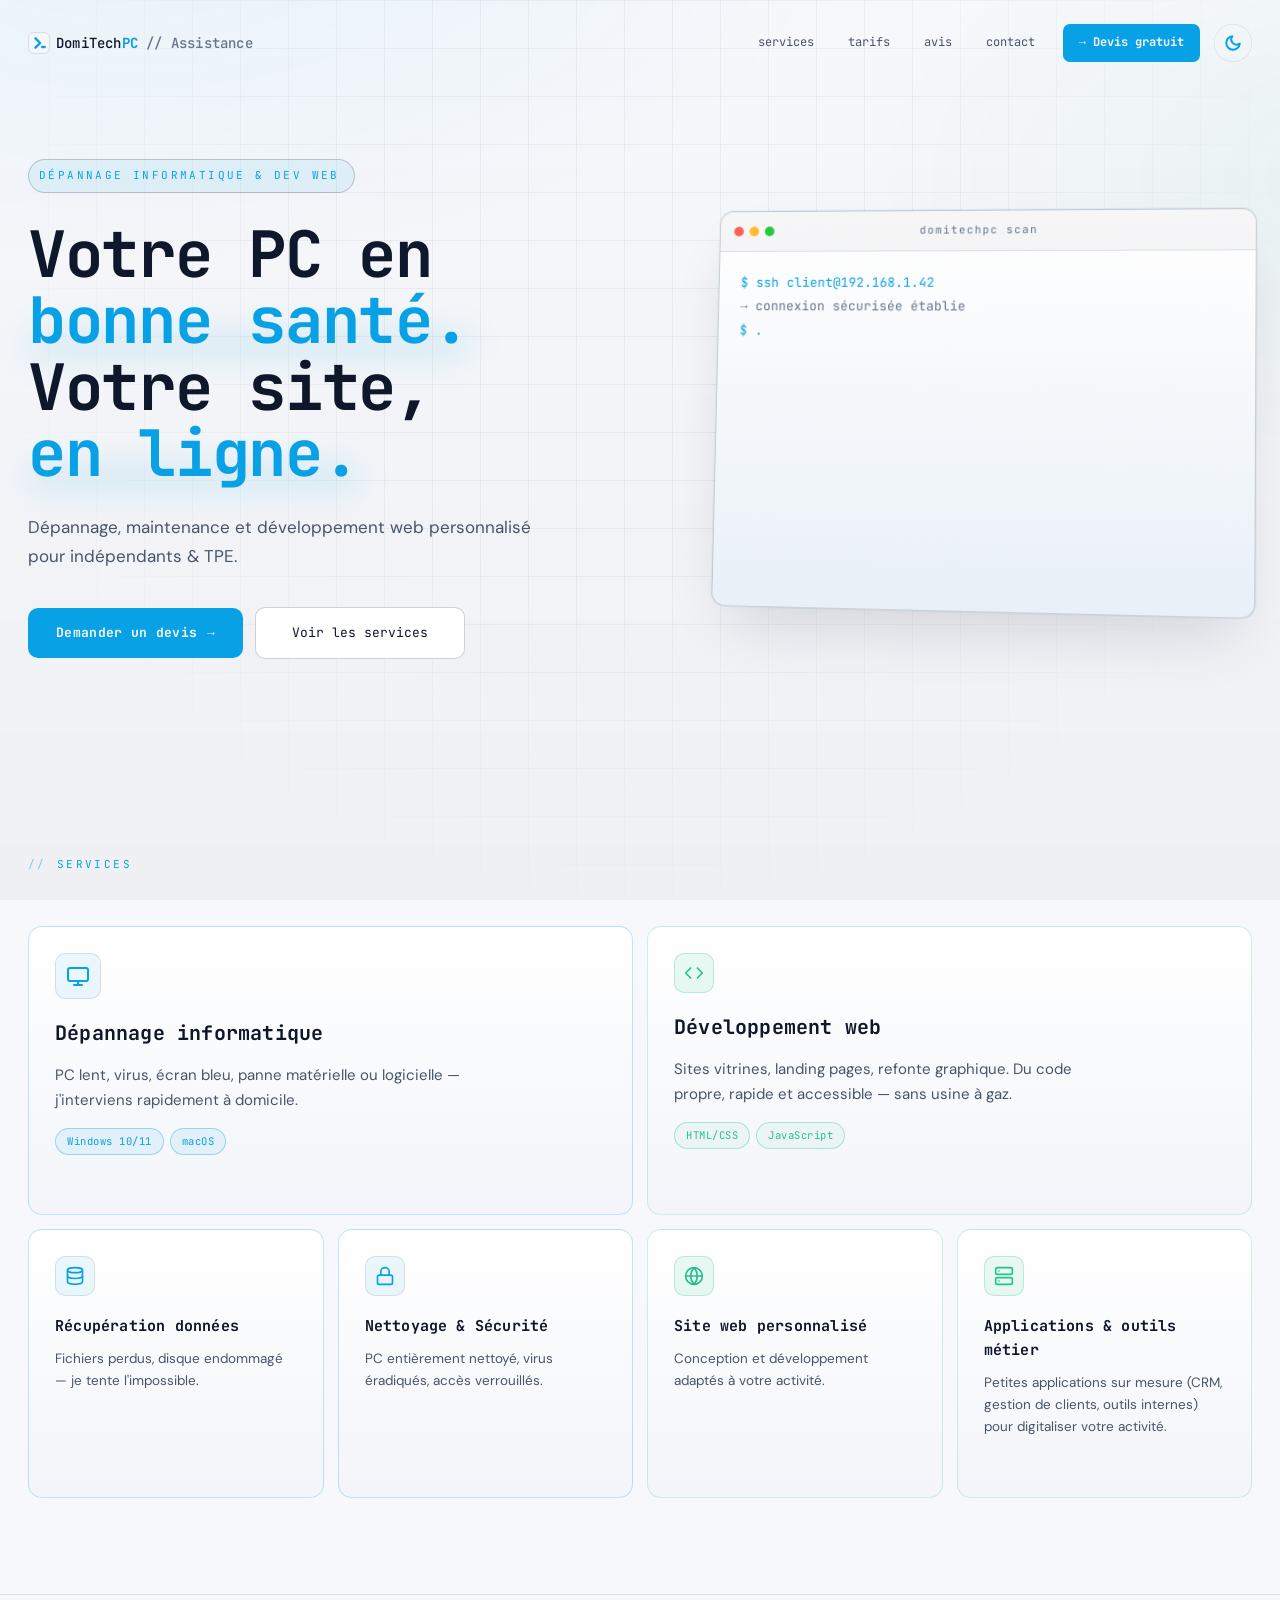
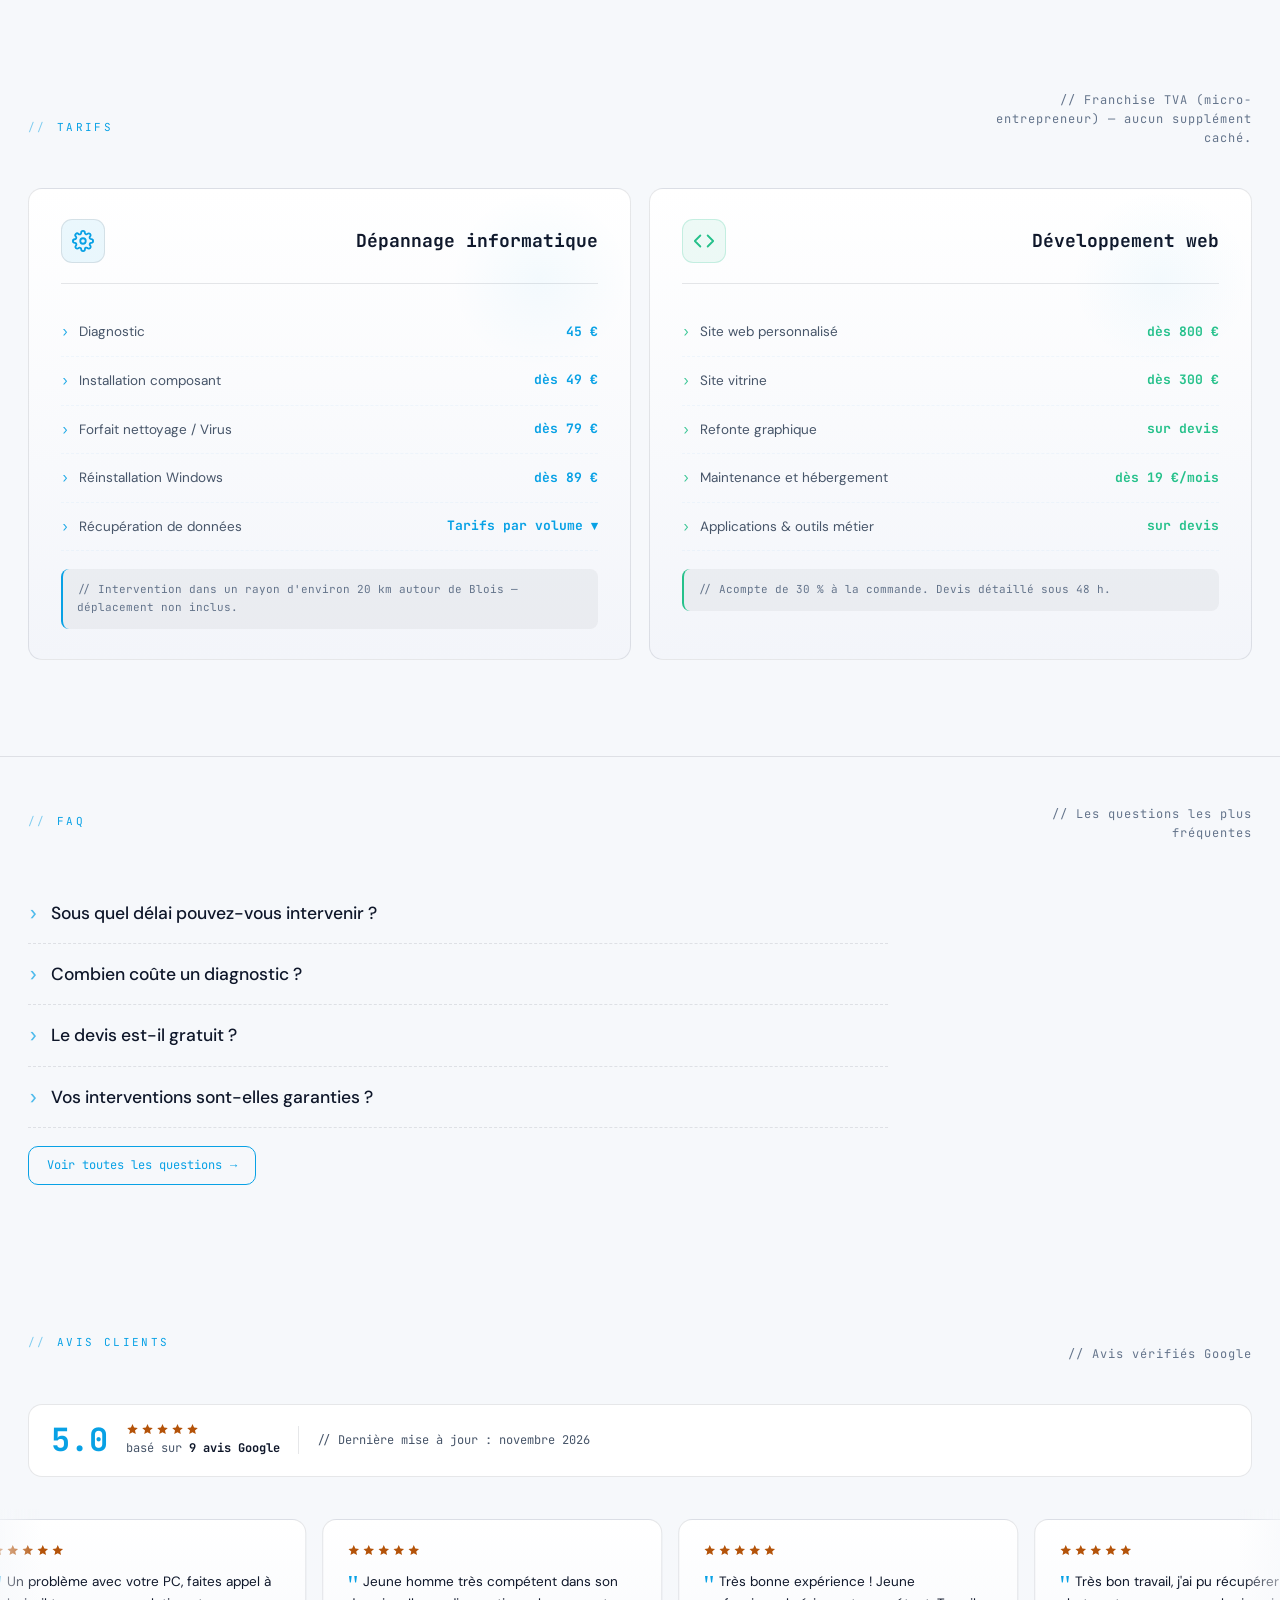
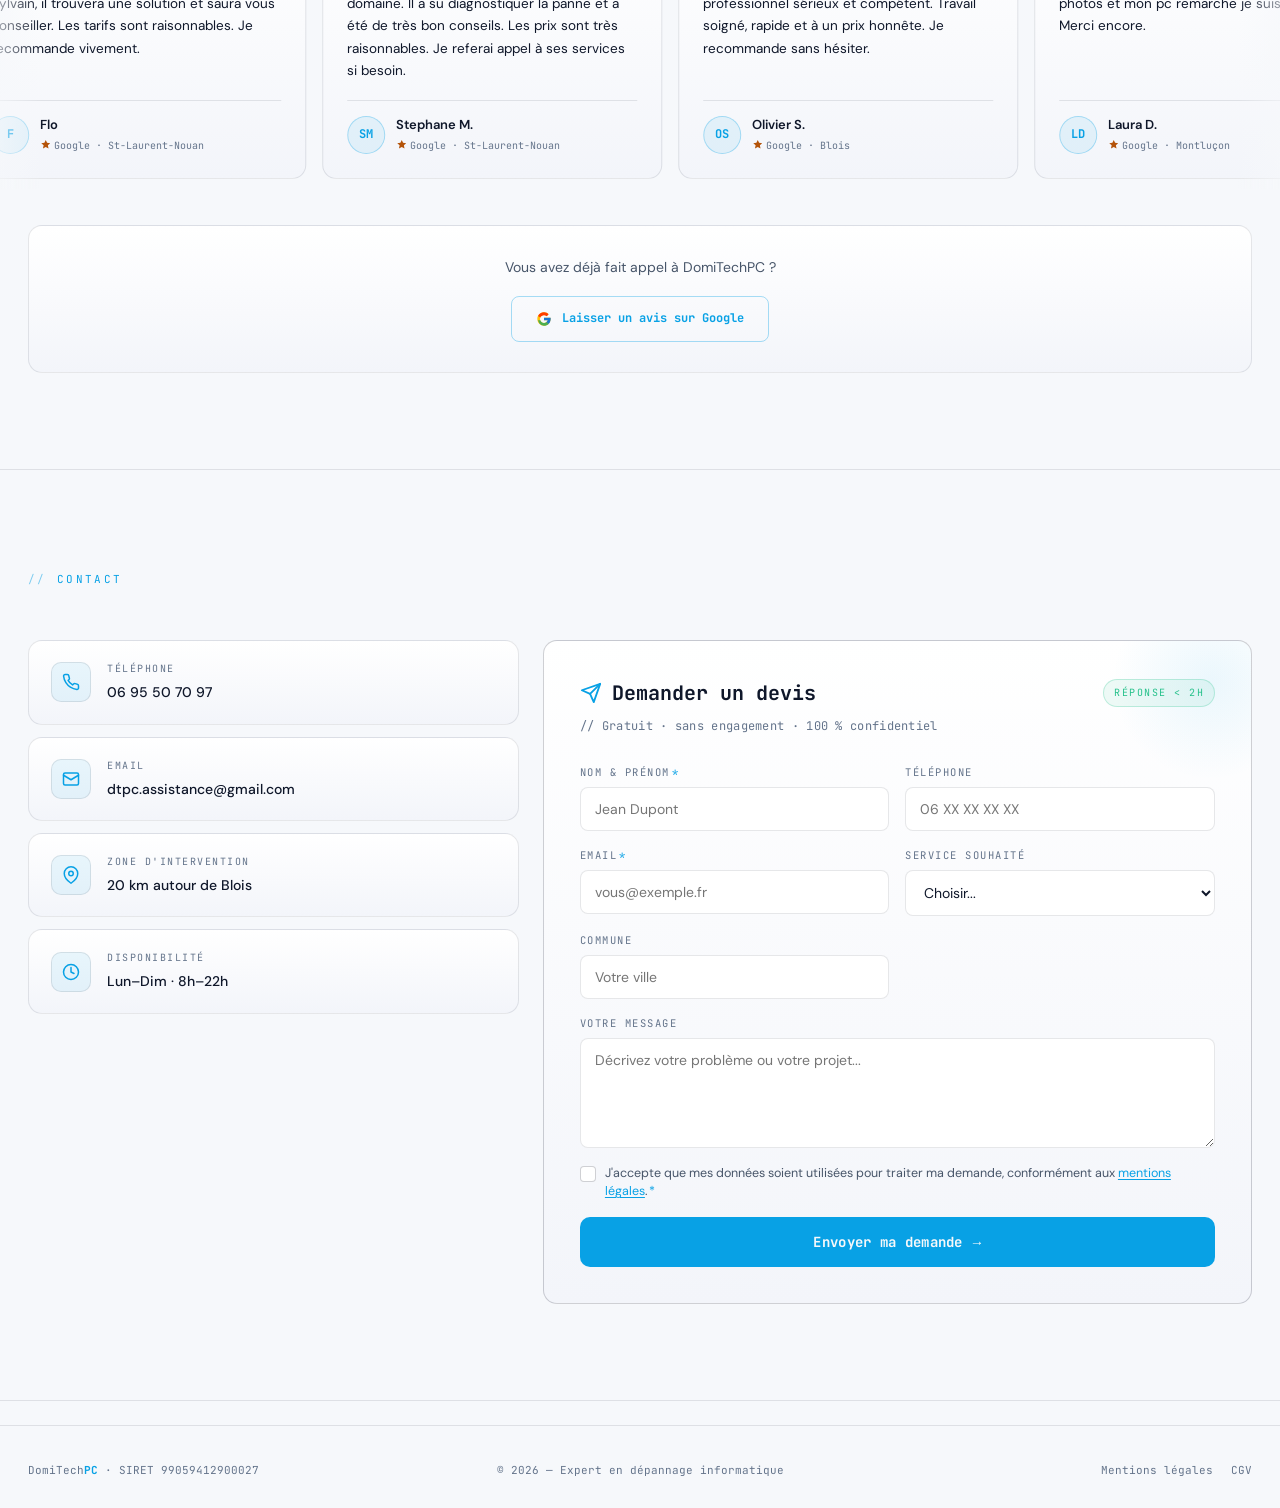
<file: index.html>
<!DOCTYPE html>
<html lang="fr">
<head>
<meta charset="UTF-8">
<meta name="viewport" content="width=device-width, initial-scale=1.0">
<script>
(function(){
  var h = document.documentElement;
  try{
    var t = localStorage.getItem('dtpc-theme');
    if(!t){ t = window.matchMedia('(prefers-color-scheme: light)').matches ? 'light' : 'dark'; }
    if(t === 'light'){ h.setAttribute('data-theme','light'); }
  }catch(e){}
  // Active le masquage des blocs "reveal au scroll" seulement si JS tourne.
  h.className += (h.className ? ' ' : '') + 'js-reveal';
  // Detection tactile fiable, independante des media queries : certains
  // navigateurs integres declarent (hover:hover) a tort. Posee ici, avant le
  // premier rendu, pour qu'aucun etat de survol ne s'applique au doigt.
  if (navigator.maxTouchPoints > 0 || 'ontouchstart' in window) {
    h.className += ' is-touch';
  }
  // Filet de securite : si main.js n'a pas demarre au bout de 2,5 s
  // (reseau lent, 404, blocage), on affiche tout plutot que de laisser une page vide.
  setTimeout(function(){
    if(!window.__dtpcReady) h.className = h.className.replace(/\bjs-reveal\b/, '');
  }, 2500);
})();
</script>
<meta name="description" content="DomiTechPC Assistance – Dépannage informatique et développement web à Blois et ses alentours. Intervention rapide à domicile.">
<title>DomiTechPC Assistance – Dépannage informatique & Dev Web</title>
<link rel="canonical" href="https://www.domitechpc.fr/">
<link rel="icon" type="image/png" href="/favicon.png" sizes="48x48">
<link rel="apple-touch-icon" href="/favicon-180.png">
<link rel="preload" href="/assets/fonts/dm-sans-latin-400-normal.woff2" as="font" type="font/woff2" crossorigin>
<link rel="preload" href="/assets/fonts/dm-sans-latin-700-normal.woff2" as="font" type="font/woff2" crossorigin>
<link rel="preload" href="/assets/fonts/jetbrains-mono-latin-400-normal.woff2" as="font" type="font/woff2" crossorigin>
<link rel="stylesheet" href="/assets/style.css?v=121">
<script type="application/ld+json">
{
  "@context": "https://schema.org",
  "@type": "LocalBusiness",
  "name": "DomiTechPC Assistance",
  "image": "https://www.domitechpc.fr/favicon-180.png",
  "url": "https://www.domitechpc.fr",
  "telephone": "+33695507097",
  "email": "dtpc.assistance@gmail.com",
  "description": "Dépannage informatique et développement web à Blois et ses alentours. Intervention rapide à domicile, devis gratuit.",
  "priceRange": "€€",
  "address": {
    "@type": "PostalAddress",
    "addressLocality": "Blois",
    "postalCode": "41000",
    "addressCountry": "FR"
  },
  "areaServed": {
    "@type": "GeoCircle",
    "geoMidpoint": {
      "@type": "GeoCoordinates",
      "latitude": 47.5861,
      "longitude": 1.3359
    },
    "geoRadius": "20000"
  },
  "openingHoursSpecification": {
    "@type": "OpeningHoursSpecification",
    "dayOfWeek": ["Monday","Tuesday","Wednesday","Thursday","Friday","Saturday","Sunday"],
    "opens": "08:00",
    "closes": "22:00"
  },
  "aggregateRating": {
    "@type": "AggregateRating",
    "ratingValue": "5.0",
    "reviewCount": "9"
  },
  "sameAs": [
    "https://share.google/ADygFLXDbCgqtInHu"
  ]
}
</script>
</head>
<body>

<div class="scroll-progress"><div class="scroll-progress-bar" id="scrollBar"></div></div>

<div class="mobile-menu-backdrop" id="mobileMenuBackdrop" onclick="closeMobileMenu()"></div>
<div class="mobile-menu" id="mobileMenu">
  <div class="mm-head">
    <div class="mm-brand">
      <span class="mm-brand-chip logo-glyph">
        <svg viewBox="0 0 48 48" aria-hidden="true">
          <rect class="lg-bg" x="1.5" y="1.5" width="45" height="45" rx="10.56" stroke-width="1.3"/>
          <path class="lg-mark" d="M16.32 13.92 L26.4 24 L16.32 34.08" fill="none" stroke-width="5.28" stroke-linecap="round" stroke-linejoin="round"/>
          <rect class="lg-cursor" x="28.32" y="29.95" width="10.56" height="5.28" rx="2.64"/>
        </svg>
      </span>
      <div class="mm-brand-text">
        <span class="logo-text-mobile">DomiTech<strong>PC</strong></span>
        <span class="mm-brand-sub">Dépannage & dev web — Blois</span>
      </div>
    </div>
    <button class="mobile-close" onclick="closeMobileMenu()" aria-label="Fermer"><svg viewBox="0 0 24 24" width="16" height="16" fill="none" stroke="currentColor" stroke-width="2" stroke-linecap="round"><line x1="18" y1="6" x2="6" y2="18"/><line x1="6" y1="6" x2="18" y2="18"/></svg></button>
  </div>
  <nav class="mm-links">
    <a class="mm-link mm-services-trigger" id="mmServicesTrigger" role="button" tabindex="0" aria-expanded="false" aria-controls="mmSubServices" onclick="toggleMobileServices()"><span class="mm-label">Services</span><svg class="mm-services-chevron" viewBox="0 0 24 24" fill="none" stroke="currentColor" stroke-width="2.4" stroke-linecap="round" stroke-linejoin="round"><polyline points="6 9 12 15 18 9"/></svg></a>
    <div class="mm-submenu" id="mmSubServices"><div class="mm-submenu-inner">
      <a href="/depannage-informatique-blois.html">Dépannage informatique</a>
      <a href="/recuperation-donnees-blois.html">Récupération de données</a>
      <a href="/nettoyage-securite-pc-blois.html">Nettoyage & Sécurité</a>
      <a href="/developpement-web-blois.html">Développement web</a>
      <a href="/creation-site-internet-blois.html">Site web personnalisé</a>
      <a href="/applications-metier-blois.html">Applications & outils métier</a>
    </div></div>
    <a href="#tarifs" class="mm-link" onclick="closeMobileMenu()"><span class="mm-label">Tarifs</span><span class="mm-arrow">→</span></a>
    <a href="#avis" class="mm-link" onclick="closeMobileMenu()"><span class="mm-label">Avis</span><span class="mm-arrow">→</span></a>
    <a href="#contact" class="mm-link" onclick="closeMobileMenu()"><span class="mm-label">Contact</span><span class="mm-arrow">→</span></a>
  </nav>
  <div class="mm-foot">
    <div class="mm-foot-row">
      <a href="tel:+33695507097" class="mm-quick"><svg width="14" height="14" viewBox="0 0 24 24" fill="none" stroke="currentColor" stroke-width="2" stroke-linecap="round" stroke-linejoin="round"><path d="M22 16.92v3a2 2 0 0 1-2.18 2 19.79 19.79 0 0 1-8.63-3.07 19.5 19.5 0 0 1-6-6 19.79 19.79 0 0 1-3.07-8.67A2 2 0 0 1 4.11 2h3a2 2 0 0 1 2 1.72 12.84 12.84 0 0 0 .7 2.81 2 2 0 0 1-.45 2.11L8.09 9.91a16 16 0 0 0 6 6l1.27-1.27a2 2 0 0 1 2.11-.45 12.84 12.84 0 0 0 2.81.7A2 2 0 0 1 22 16.92z"/></svg> 06 95 50 70 97</a>
      <a href="#" class="mm-quick" onclick="event.preventDefault();copyEmail()"><svg width="14" height="14" viewBox="0 0 24 24" fill="none" stroke="currentColor" stroke-width="2" stroke-linecap="round" stroke-linejoin="round"><rect x="2" y="4" width="20" height="16" rx="2"/><path d="M22 7 12 13 2 7"/></svg> Email</a>
    </div>
  </div>
</div>

<div class="copy-toast" id="copyToast" style="display:flex;align-items:center;gap:8px"><svg viewBox="0 0 24 24" width="13" height="13" fill="none" stroke="currentColor" stroke-width="3" stroke-linecap="round" stroke-linejoin="round" style="flex-shrink:0;vertical-align:-1px;margin-right:2px"><polyline points="20 6 9 17 4 12"/></svg> E-mail copié !</div>

<div class="nav-outer">
  <nav>
    <a href="#" class="logo">
      <span class="logo-glyph">
        <svg viewBox="0 0 48 48" aria-hidden="true">
          <rect class="lg-bg" x="1.5" y="1.5" width="45" height="45" rx="10.56" stroke-width="1.3"/>
          <path class="lg-mark" d="M16.32 13.92 L26.4 24 L16.32 34.08" fill="none" stroke-width="5.28" stroke-linecap="round" stroke-linejoin="round"/>
          <rect class="lg-cursor" x="28.32" y="29.95" width="10.56" height="5.28" rx="2.64"/>
        </svg>
      </span>
      <span class="logo-text">DomiTech<strong>PC</strong><span style="color:var(--text3)"> // Assistance</span></span>
    </a>
    <div class="nav-links">
      <div class="nav-item-dd">
        <span class="nav-dd-trigger" tabindex="0">services <svg viewBox="0 0 24 24" fill="none" stroke="currentColor" stroke-width="2.4" stroke-linecap="round" stroke-linejoin="round"><polyline points="6 9 12 15 18 9"/></svg></span>
        <div class="nav-dropdown">
          <a href="/depannage-informatique-blois.html"><svg viewBox="0 0 24 24" fill="none" stroke="currentColor" stroke-width="2" stroke-linecap="round" stroke-linejoin="round"><rect x="2" y="4" width="20" height="13" rx="2"/><line x1="8" y1="21" x2="16" y2="21"/><line x1="12" y1="17" x2="12" y2="21"/></svg>Dépannage informatique</a>
          <a href="/recuperation-donnees-blois.html"><svg viewBox="0 0 24 24" fill="none" stroke="currentColor" stroke-width="2" stroke-linecap="round" stroke-linejoin="round"><ellipse cx="12" cy="5" rx="9" ry="3"/><path d="M21 12c0 1.66-4 3-9 3s-9-1.34-9-3"/><path d="M3 5v14c0 1.66 4 3 9 3s9-1.34 9-3V5"/></svg>Récupération de données</a>
          <a href="/nettoyage-securite-pc-blois.html"><svg viewBox="0 0 24 24" fill="none" stroke="currentColor" stroke-width="2" stroke-linecap="round" stroke-linejoin="round"><rect x="3" y="11" width="18" height="11" rx="2"/><path d="M7 11V7a5 5 0 0 1 10 0v4"/></svg>Nettoyage & Sécurité</a>
          <a href="/developpement-web-blois.html"><svg viewBox="0 0 24 24" fill="none" stroke="currentColor" stroke-width="2" stroke-linecap="round" stroke-linejoin="round"><polyline points="16 18 22 12 16 6"/><polyline points="8 6 2 12 8 18"/></svg>Développement web</a>
          <a href="/creation-site-internet-blois.html"><svg viewBox="0 0 24 24" fill="none" stroke="currentColor" stroke-width="2" stroke-linecap="round" stroke-linejoin="round"><circle cx="12" cy="12" r="10"/><line x1="2" y1="12" x2="22" y2="12"/><path d="M12 2a15.3 15.3 0 0 1 4 10 15.3 15.3 0 0 1-4 10 15.3 15.3 0 0 1-4-10 15.3 15.3 0 0 1 4-10z"/></svg>Site web personnalisé</a>
          <a href="/applications-metier-blois.html"><svg viewBox="0 0 24 24" fill="none" stroke="currentColor" stroke-width="2" stroke-linecap="round" stroke-linejoin="round"><rect x="2" y="2" width="20" height="8" rx="2"/><rect x="2" y="14" width="20" height="8" rx="2"/><line x1="6" y1="6" x2="6.01" y2="6"/><line x1="6" y1="18" x2="6.01" y2="18"/></svg>Applications & outils métier</a>
        </div>
      </div>
      <a href="#tarifs">tarifs</a>
      <a href="#avis">avis</a>
      <a href="#contact">contact</a>
      <a href="#devis-form" class="nav-cta">→ Devis gratuit</a>
      <button class="theme-toggle" id="themeToggle" aria-label="Activer le thème clair" onclick="toggleTheme()">
        <svg class="icon-sun" viewBox="0 0 24 24" fill="none" stroke="currentColor" stroke-width="2.6" stroke-linecap="round" stroke-linejoin="round"><circle cx="12" cy="12" r="4.2"/><path d="M12 2v2M12 20v2M4.93 4.93l1.41 1.41M17.66 17.66l1.41 1.41M2 12h2M20 12h2M6.34 17.66l-1.41 1.41M19.07 4.93l-1.41 1.41"/></svg>
        <svg class="icon-moon" viewBox="0 0 24 24" fill="none" stroke="currentColor" stroke-width="2.6" stroke-linecap="round" stroke-linejoin="round"><path d="M21 12.79A9 9 0 1 1 11.21 3 7 7 0 0 0 21 12.79z"/></svg>
      </button>
    </div>
    <button class="hamburger" id="hamburger" aria-label="Menu" onclick="toggleMobileMenu()">
      <span></span><span></span><span></span>
    </button>
  </nav>
</div>

<div class="wrap">
  <section class="hero rise-in">
    <div class="hero-text">
      <span class="hero-kicker">Dépannage informatique & dev web</span>
      <h1>
        Votre PC en<br>
        <span class="glow">bonne santé.</span><br>
        Votre site,<br>
        <span class="glow">en ligne.</span>
      </h1>
      <p class="hero-desc">Dépannage, maintenance et développement web personnalisé pour indépendants &amp; TPE.</p>
      <div class="cta-group">
        <a href="#devis-form" class="btn-primary"><span>Demander un devis</span><span class="arrow">→</span></a>
        <a href="#services" class="btn-ghost">Voir les services</a>
      </div>
    </div>

    <div class="hero-visual">
      <div class="term-window">
        <div class="term-head">
          <div class="term-dots"><span></span><span></span><span></span></div>
          <div class="term-title">domitechpc scan</div>
          <div style="width:52px"></div>
        </div>
        <div class="term-body" id="heroTerm"></div>
      </div>
    </div>
  </section>
</div>

<div class="section-band" id="services">
  <div class="wrap fade-up">
    <div class="section-head">
      <div>
        <div class="section-label">services</div>
      </div>
    </div>
    <div class="bento stagger">
      <a href="/depannage-informatique-blois.html" class="card c-hero">
        <span class="card-corner-arrow"><svg viewBox="0 0 24 24" fill="none" stroke="currentColor" stroke-width="2.6" stroke-linecap="round" stroke-linejoin="round"><line x1="5" y1="12" x2="19" y2="12"/><polyline points="12 5 19 12 12 19"/></svg></span>
        <div>
          <div class="card-ico"><svg viewBox="0 0 24 24" fill="none" stroke="currentColor" stroke-width="2" stroke-linecap="round" stroke-linejoin="round"><rect x="2" y="4" width="20" height="13" rx="2"/><line x1="8" y1="21" x2="16" y2="21"/><line x1="12" y1="17" x2="12" y2="21"/></svg></div>
          <div class="card-title">Dépannage informatique</div>
          <p class="card-desc">PC lent, virus, écran bleu, panne matérielle ou logicielle — j'interviens rapidement à domicile.</p>
        </div>
        <div class="tags">
          <span class="tag tag-cyan">Windows 10/11</span>
          <span class="tag tag-cyan">macOS</span>
        </div>
        <span class="card-goto">En savoir plus <svg viewBox="0 0 24 24" fill="none" stroke="currentColor" stroke-width="2.4" stroke-linecap="round" stroke-linejoin="round"><line x1="5" y1="12" x2="19" y2="12"/><polyline points="12 5 19 12 12 19"/></svg></span>
      </a>

      <a href="/developpement-web-blois.html" class="card c-dev">
        <span class="card-corner-arrow"><svg viewBox="0 0 24 24" fill="none" stroke="currentColor" stroke-width="2.6" stroke-linecap="round" stroke-linejoin="round"><line x1="5" y1="12" x2="19" y2="12"/><polyline points="12 5 19 12 12 19"/></svg></span>
        <div>
          <div class="card-ico"><svg viewBox="0 0 24 24" fill="none" stroke="currentColor" stroke-width="2" stroke-linecap="round" stroke-linejoin="round"><polyline points="16 18 22 12 16 6"/><polyline points="8 6 2 12 8 18"/></svg></div>
          <div class="card-title">Développement web</div>
          <p class="card-desc">Sites vitrines, landing pages, refonte graphique. Du code propre, rapide et accessible — sans usine à gaz.</p>
        </div>
        <div class="tags">
          <span class="tag tag-green">HTML/CSS</span>
          <span class="tag tag-green">JavaScript</span>
        </div>
        <span class="card-goto">En savoir plus <svg viewBox="0 0 24 24" fill="none" stroke="currentColor" stroke-width="2.4" stroke-linecap="round" stroke-linejoin="round"><line x1="5" y1="12" x2="19" y2="12"/><polyline points="12 5 19 12 12 19"/></svg></span>
      </a>

      <a href="/recuperation-donnees-blois.html" class="card c-3">
        <span class="card-corner-arrow"><svg viewBox="0 0 24 24" fill="none" stroke="currentColor" stroke-width="2.6" stroke-linecap="round" stroke-linejoin="round"><line x1="5" y1="12" x2="19" y2="12"/><polyline points="12 5 19 12 12 19"/></svg></span>
        <div class="card-ico"><svg viewBox="0 0 24 24" fill="none" stroke="currentColor" stroke-width="2" stroke-linecap="round" stroke-linejoin="round"><ellipse cx="12" cy="5" rx="9" ry="3"/><path d="M21 12c0 1.66-4 3-9 3s-9-1.34-9-3"/><path d="M3 5v14c0 1.66 4 3 9 3s9-1.34 9-3V5"/></svg></div>
        <div class="card-title">Récupération données</div>
        <p class="card-desc">Fichiers perdus, disque endommagé — je tente l'impossible.</p>
        <span class="card-goto">En savoir plus <svg viewBox="0 0 24 24" fill="none" stroke="currentColor" stroke-width="2.4" stroke-linecap="round" stroke-linejoin="round"><line x1="5" y1="12" x2="19" y2="12"/><polyline points="12 5 19 12 12 19"/></svg></span>
      </a>
      <a href="/nettoyage-securite-pc-blois.html" class="card c-3">
        <span class="card-corner-arrow"><svg viewBox="0 0 24 24" fill="none" stroke="currentColor" stroke-width="2.6" stroke-linecap="round" stroke-linejoin="round"><line x1="5" y1="12" x2="19" y2="12"/><polyline points="12 5 19 12 12 19"/></svg></span>
        <div class="card-ico"><svg viewBox="0 0 24 24" fill="none" stroke="currentColor" stroke-width="2" stroke-linecap="round" stroke-linejoin="round"><rect x="3" y="11" width="18" height="11" rx="2"/><path d="M7 11V7a5 5 0 0 1 10 0v4"/></svg></div>
        <div class="card-title">Nettoyage & Sécurité</div>
        <p class="card-desc">PC entièrement nettoyé, virus éradiqués, accès verrouillés.</p>
        <span class="card-goto">En savoir plus <svg viewBox="0 0 24 24" fill="none" stroke="currentColor" stroke-width="2.4" stroke-linecap="round" stroke-linejoin="round"><line x1="5" y1="12" x2="19" y2="12"/><polyline points="12 5 19 12 12 19"/></svg></span>
      </a>
      <a href="/creation-site-internet-blois.html" class="card c-3 c-3-green">
        <span class="card-corner-arrow"><svg viewBox="0 0 24 24" fill="none" stroke="currentColor" stroke-width="2.6" stroke-linecap="round" stroke-linejoin="round"><line x1="5" y1="12" x2="19" y2="12"/><polyline points="12 5 19 12 12 19"/></svg></span>
        <div class="card-ico"><svg viewBox="0 0 24 24" fill="none" stroke="currentColor" stroke-width="2" stroke-linecap="round" stroke-linejoin="round"><circle cx="12" cy="12" r="10"/><line x1="2" y1="12" x2="22" y2="12"/><path d="M12 2a15.3 15.3 0 0 1 4 10 15.3 15.3 0 0 1-4 10 15.3 15.3 0 0 1-4-10 15.3 15.3 0 0 1 4-10z"/></svg></div>
        <div class="card-title">Site web personnalisé</div>
        <p class="card-desc">Conception et développement adaptés à votre activité.</p>
        <span class="card-goto">En savoir plus <svg viewBox="0 0 24 24" fill="none" stroke="currentColor" stroke-width="2.4" stroke-linecap="round" stroke-linejoin="round"><line x1="5" y1="12" x2="19" y2="12"/><polyline points="12 5 19 12 12 19"/></svg></span>
      </a>
      <a href="/applications-metier-blois.html" class="card c-3 c-3-green">
        <span class="card-corner-arrow"><svg viewBox="0 0 24 24" fill="none" stroke="currentColor" stroke-width="2.6" stroke-linecap="round" stroke-linejoin="round"><line x1="5" y1="12" x2="19" y2="12"/><polyline points="12 5 19 12 12 19"/></svg></span>
        <div class="card-ico"><svg viewBox="0 0 24 24" fill="none" stroke="currentColor" stroke-width="2" stroke-linecap="round" stroke-linejoin="round"><rect x="2" y="2" width="20" height="8" rx="2"/><rect x="2" y="14" width="20" height="8" rx="2"/><line x1="6" y1="6" x2="6.01" y2="6"/><line x1="6" y1="18" x2="6.01" y2="18"/></svg></div>
        <div class="card-title">Applications & outils métier</div>
        <p class="card-desc">Petites applications sur mesure (CRM, gestion de clients, outils internes) pour digitaliser votre activité.</p>
        <span class="card-goto">En savoir plus <svg viewBox="0 0 24 24" fill="none" stroke="currentColor" stroke-width="2.4" stroke-linecap="round" stroke-linejoin="round"><line x1="5" y1="12" x2="19" y2="12"/><polyline points="12 5 19 12 12 19"/></svg></span>
      </a>
    </div>
  </div>
</div>

<div class="section-band section-band--alt" id="tarifs">
  <div class="wrap fade-up">
    <div class="section-head">
      <div>
        <div class="section-label">tarifs</div>
      </div>
      <div class="section-sub">// Franchise TVA (micro-entrepreneur) — aucun supplément caché.</div>
    </div>
    <div class="tarifs-grid">
      <div class="price-card price-card--dep">
        <div class="price-header">
          <div class="price-header-ico"><svg viewBox="0 0 24 24" fill="none" stroke="currentColor" stroke-width="2" stroke-linecap="round" stroke-linejoin="round"><circle cx="12" cy="12" r="3"/><path d="M19.4 15a1.65 1.65 0 0 0 .33 1.82l.06.06a2 2 0 1 1-2.83 2.83l-.06-.06a1.65 1.65 0 0 0-1.82-.33 1.65 1.65 0 0 0-1 1.51V21a2 2 0 1 1-4 0v-.09A1.65 1.65 0 0 0 9 19.4a1.65 1.65 0 0 0-1.82.33l-.06.06a2 2 0 1 1-2.83-2.83l.06-.06a1.65 1.65 0 0 0 .33-1.82 1.65 1.65 0 0 0-1.51-1H3a2 2 0 1 1 0-4h.09A1.65 1.65 0 0 0 4.6 9a1.65 1.65 0 0 0-.33-1.82l-.06-.06a2 2 0 1 1 2.83-2.83l.06.06a1.65 1.65 0 0 0 1.82.33H9a1.65 1.65 0 0 0 1-1.51V3a2 2 0 1 1 4 0v.09a1.65 1.65 0 0 0 1 1.51 1.65 1.65 0 0 0 1.82-.33l.06-.06a2 2 0 1 1 2.83 2.83l-.06.06a1.65 1.65 0 0 0-.33 1.82V9a1.65 1.65 0 0 0 1.51 1H21a2 2 0 1 1 0 4h-.09a1.65 1.65 0 0 0-1.51 1z"/></svg></div>
          <div class="price-header-text"><div class="h3">Dépannage informatique</div></div>
        </div>
        <div class="price-row price-row--toggle" role="button" tabindex="0" aria-expanded="false" aria-controls="subDiag" onclick="togglePriceSub(this)" onkeydown="if(event.key==='Enter'||event.key===' '){event.preventDefault();togglePriceSub(this)}"><span class="service-name">Diagnostic</span><span class="service-price">45 €</span></div>
        <div class="price-sub" id="subDiag" aria-hidden="true"><div class="price-sub-inner"><div class="price-subdetail">Recherche de panne matérielle ou logicielle (remboursé si réparation acceptée).</div></div></div>
        <div class="price-row price-row--toggle" role="button" tabindex="0" aria-expanded="false" aria-controls="subMontage" onclick="togglePriceSub(this)" onkeydown="if(event.key==='Enter'||event.key===' '){event.preventDefault();togglePriceSub(this)}"><span class="service-name">Installation composant</span><span class="service-price">dès 49 €</span></div>
        <div class="price-sub" id="subMontage" aria-hidden="true"><div class="price-sub-inner"><div class="price-subdetail">Montage pièce détachées (Disque dur, RAM, Carte graphique).</div></div></div>
        <div class="price-row price-row--toggle" role="button" tabindex="0" aria-expanded="false" aria-controls="subNettoyage" onclick="togglePriceSub(this)" onkeydown="if(event.key==='Enter'||event.key===' '){event.preventDefault();togglePriceSub(this)}"><span class="service-name">Forfait nettoyage / Virus</span><span class="service-price">dès 79 €</span></div>
        <div class="price-sub" id="subNettoyage" aria-hidden="true"><div class="price-sub-inner"><div class="price-subdetail">Suppression des malwares et optimisation du démarrage (intervention de 2h minimum).</div></div></div>
        <div class="price-row price-row--toggle" role="button" tabindex="0" aria-expanded="false" aria-controls="subWindows" onclick="togglePriceSub(this)" onkeydown="if(event.key==='Enter'||event.key===' '){event.preventDefault();togglePriceSub(this)}"><span class="service-name">Réinstallation Windows</span><span class="service-price">dès 89 €</span></div>
        <div class="price-sub" id="subWindows" aria-hidden="true"><div class="price-sub-inner"><div class="price-subdetail">Réinstallation complète du système d'exploitation avec mises à jour incluses.</div></div></div>
        <div class="price-row price-row--toggle" role="button" tabindex="0" aria-expanded="false" aria-controls="subRecup" onclick="togglePriceSub(this)" onkeydown="if(event.key==='Enter'||event.key===' '){event.preventDefault();togglePriceSub(this)}"><span class="service-name">Récupération de données</span><span class="service-price">Tarifs par volume ▾</span></div>
        <div class="price-sub" id="subRecup" aria-hidden="true"><div class="price-sub-inner">
          <div class="price-subrow"><span>Jusqu'à 250 Go</span><span class="service-price">59 €</span></div>
          <div class="price-subrow"><span>Jusqu'à 500 Go</span><span class="service-price">79 €</span></div>
          <div class="price-subrow"><span>Jusqu'à 1 To</span><span class="service-price">99 €</span></div>
        </div></div>
        <div class="price-note">// Intervention dans un rayon d'environ 20 km autour de Blois — déplacement non inclus.</div>
      </div>
      <div class="price-card price-card--dev">
        <div class="price-header">
          <div class="price-header-ico"><svg viewBox="0 0 24 24" fill="none" stroke="currentColor" stroke-width="2" stroke-linecap="round" stroke-linejoin="round"><polyline points="16 18 22 12 16 6"/><polyline points="8 6 2 12 8 18"/></svg></div>
          <div class="price-header-text"><div class="h3">Développement web</div></div>
        </div>
        <div class="price-row price-row--toggle" role="button" tabindex="0" aria-expanded="false" aria-controls="subSitePerso" onclick="togglePriceSub(this)" onkeydown="if(event.key==='Enter'||event.key===' '){event.preventDefault();togglePriceSub(this)}"><span class="service-name">Site web personnalisé</span><span class="service-price">dès 800 €</span></div>
        <div class="price-sub" id="subSitePerso" aria-hidden="true"><div class="price-sub-inner"><div class="price-subdetail">Design et fonctionnalités sur mesure (prise de rendez-vous, catalogue, espace client).</div></div></div>
        <div class="price-row price-row--toggle" role="button" tabindex="0" aria-expanded="false" aria-controls="subVitrine" onclick="togglePriceSub(this)" onkeydown="if(event.key==='Enter'||event.key===' '){event.preventDefault();togglePriceSub(this)}"><span class="service-name">Site vitrine</span><span class="service-price">dès 300 €</span></div>
        <div class="price-sub" id="subVitrine" aria-hidden="true"><div class="price-sub-inner"><div class="price-subdetail">Une présentation claire de votre activité.</div></div></div>
        <div class="price-row price-row--toggle" role="button" tabindex="0" aria-expanded="false" aria-controls="subRefonte" onclick="togglePriceSub(this)" onkeydown="if(event.key==='Enter'||event.key===' '){event.preventDefault();togglePriceSub(this)}"><span class="service-name">Refonte graphique</span><span class="service-price">sur devis</span></div>
        <div class="price-sub" id="subRefonte" aria-hidden="true"><div class="price-sub-inner"><div class="price-subdetail">Modernisation du design d'un site existant.</div></div></div>
        <div class="price-row price-row--toggle" role="button" tabindex="0" aria-expanded="false" aria-controls="subMaintenance" onclick="togglePriceSub(this)" onkeydown="if(event.key==='Enter'||event.key===' '){event.preventDefault();togglePriceSub(this)}"><span class="service-name">Maintenance et hébergement</span><span class="service-price">dès 19 €/mois</span></div>
        <div class="price-sub" id="subMaintenance" aria-hidden="true"><div class="price-sub-inner"><div class="price-subdetail">Hébergement et maintenance mensuelle de votre site.</div></div></div>
        <div class="price-row price-row--toggle" role="button" tabindex="0" aria-expanded="false" aria-controls="subApps" onclick="togglePriceSub(this)" onkeydown="if(event.key==='Enter'||event.key===' '){event.preventDefault();togglePriceSub(this)}"><span class="service-name">Applications &amp; outils métier</span><span class="service-price">sur devis</span></div>
        <div class="price-sub" id="subApps" aria-hidden="true"><div class="price-sub-inner"><div class="price-subdetail">CRM simplifié, outils de gestion interne (planning, stock, facturation), formulaires et automatisations sur mesure.</div></div></div>
        <div class="price-note">// Acompte de 30 % à la commande. Devis détaillé sous 48 h.</div>
      </div>
    </div>
  </div>
</div>

<div class="section-band section-band--faq" id="faq-accueil">
  <div class="wrap fade-up">
    <div class="section-head">
      <div>
        <div class="section-label">faq</div>
      </div>
      <div class="section-sub">// Les questions les plus fréquentes</div>
    </div>
    <div class="faq" style="max-width:860px">
      <details class="faq-item"><summary class="faq-q">Sous quel délai pouvez-vous intervenir ?</summary><div class="faq-a"><p>Je réponds à toute demande en moins de 2 heures, du lundi au dimanche de 8 h à 22 h. Nous fixons ensuite ensemble l'heure du rendez-vous.</p></div></details>
      <details class="faq-item"><summary class="faq-q">Combien coûte un diagnostic ?</summary><div class="faq-a"><p>Le diagnostic est à 45 €. Il est déduit si vous validez une réparation dans la foulée. Je vous explique ensuite clairement ce qui ne va pas et le coût de la solution, avant de commencer.</p></div></details>
      <details class="faq-item"><summary class="faq-q">Le devis est-il gratuit ?</summary><div class="faq-a"><p>Oui, le devis est gratuit et sans engagement. Pour toute prestation dépassant 150 €, un devis écrit est établi, valable 30 jours. Pour un site web ou un outil métier, il vous est remis sous 48 h après notre premier échange. Vous pouvez le demander via le <a href="#devis-form">formulaire du site</a>, par téléphone au 06 95 50 70 97 ou par e-mail.</p></div></details>
      <details class="faq-item"><summary class="faq-q">Vos interventions sont-elles garanties ?</summary><div class="faq-a"><p>Oui : 30 jours de garantie sur la résolution effectuée. Elle ne couvre pas les pannes matérielles postérieures, les dommages liés à une mauvaise utilisation, les infections virales ultérieures ni la perte de données.</p></div></details>
    </div>
    <div class="cta-group" style="margin-top:18px">
      <a href="/faq-blois.html" class="btn-ghost btn-ghost--cyan-sm"><span>Voir toutes les questions</span><span class="arrow">→</span></a>
    </div>
  </div>
</div>
<script>
function togglePriceSub(row){
  var sub=document.getElementById(row.getAttribute('aria-controls'));
  if(!sub)return;
  var open=sub.classList.toggle('open');
  row.classList.toggle('open',open);
  row.setAttribute('aria-expanded',open?'true':'false');
  sub.setAttribute('aria-hidden',open?'false':'true');
}
</script>
<script>
window.addEventListener('load',function(){
  var map={'#mentions-legales':'modalMentions','#cgv':'modalCGV'};
  var id=map[location.hash];
  if(id&&typeof openModal==='function'){
    openModal(id);
    if(window.history&&history.replaceState)history.replaceState(null,'',location.pathname+location.search);
  }
});
</script>

<div class="section-band" id="avis">
  <div class="wrap fade-up">
    <div class="section-head">
      <div>
        <div class="section-label">avis clients</div>
      </div>
      <div class="section-sub">// Avis vérifiés Google</div>
    </div>
    <div class="reviews-meta">
      <div class="reviews-score">5.0</div>
      <div>
        <div class="reviews-stars" style="display:flex;gap:2px"><svg viewBox="0 0 24 24" width="13" height="13" fill="currentColor" style="flex-shrink:0"><path d="M12 2l2.9 6.3 6.9.7-5.2 4.7 1.5 6.8L12 17.3 5.9 20.5l1.5-6.8L2.2 9l6.9-.7z"/></svg><svg viewBox="0 0 24 24" width="13" height="13" fill="currentColor" style="flex-shrink:0"><path d="M12 2l2.9 6.3 6.9.7-5.2 4.7 1.5 6.8L12 17.3 5.9 20.5l1.5-6.8L2.2 9l6.9-.7z"/></svg><svg viewBox="0 0 24 24" width="13" height="13" fill="currentColor" style="flex-shrink:0"><path d="M12 2l2.9 6.3 6.9.7-5.2 4.7 1.5 6.8L12 17.3 5.9 20.5l1.5-6.8L2.2 9l6.9-.7z"/></svg><svg viewBox="0 0 24 24" width="13" height="13" fill="currentColor" style="flex-shrink:0"><path d="M12 2l2.9 6.3 6.9.7-5.2 4.7 1.5 6.8L12 17.3 5.9 20.5l1.5-6.8L2.2 9l6.9-.7z"/></svg><svg viewBox="0 0 24 24" width="13" height="13" fill="currentColor" style="flex-shrink:0"><path d="M12 2l2.9 6.3 6.9.7-5.2 4.7 1.5 6.8L12 17.3 5.9 20.5l1.5-6.8L2.2 9l6.9-.7z"/></svg></div>
        <div class="reviews-count" style="margin-top:3px">basé sur <strong>9 avis Google</strong></div>
      </div>
      <div class="reviews-divider"></div>
      <div class="reviews-count">// Dernière mise à jour : novembre 2026</div>
    </div>
  </div>

  <div class="reviews-marquee-wrap fade-up">
  <div class="reviews-marquee" id="reviewsMarquee">
    <div class="reviews-track" id="reviewsTrack">
      <div class="review-card"><div class="review-stars" style="display:flex;gap:2px"><svg viewBox="0 0 24 24" width="13" height="13" fill="currentColor" style="flex-shrink:0"><path d="M12 2l2.9 6.3 6.9.7-5.2 4.7 1.5 6.8L12 17.3 5.9 20.5l1.5-6.8L2.2 9l6.9-.7z"/></svg><svg viewBox="0 0 24 24" width="13" height="13" fill="currentColor" style="flex-shrink:0"><path d="M12 2l2.9 6.3 6.9.7-5.2 4.7 1.5 6.8L12 17.3 5.9 20.5l1.5-6.8L2.2 9l6.9-.7z"/></svg><svg viewBox="0 0 24 24" width="13" height="13" fill="currentColor" style="flex-shrink:0"><path d="M12 2l2.9 6.3 6.9.7-5.2 4.7 1.5 6.8L12 17.3 5.9 20.5l1.5-6.8L2.2 9l6.9-.7z"/></svg><svg viewBox="0 0 24 24" width="13" height="13" fill="currentColor" style="flex-shrink:0"><path d="M12 2l2.9 6.3 6.9.7-5.2 4.7 1.5 6.8L12 17.3 5.9 20.5l1.5-6.8L2.2 9l6.9-.7z"/></svg><svg viewBox="0 0 24 24" width="13" height="13" fill="currentColor" style="flex-shrink:0"><path d="M12 2l2.9 6.3 6.9.7-5.2 4.7 1.5 6.8L12 17.3 5.9 20.5l1.5-6.8L2.2 9l6.9-.7z"/></svg></div><p class="review-text">Un problème avec votre PC, faites appel à Sylvain, il trouvera une solution et saura vous conseiller. Les tarifs sont raisonnables. Je recommande vivement.</p><div class="review-author"><div class="review-avatar">F</div><div><div class="review-name">Flo</div><div class="review-via"><svg viewBox="0 0 24 24" width="11" height="11" fill="currentColor" style="flex-shrink:0;vertical-align:-1px;margin-right:3px"><path d="M12 2l2.9 6.3 6.9.7-5.2 4.7 1.5 6.8L12 17.3 5.9 20.5l1.5-6.8L2.2 9l6.9-.7z"/></svg>Google · St-Laurent-Nouan</div></div></div></div>
      <div class="review-card"><div class="review-stars" style="display:flex;gap:2px"><svg viewBox="0 0 24 24" width="13" height="13" fill="currentColor" style="flex-shrink:0"><path d="M12 2l2.9 6.3 6.9.7-5.2 4.7 1.5 6.8L12 17.3 5.9 20.5l1.5-6.8L2.2 9l6.9-.7z"/></svg><svg viewBox="0 0 24 24" width="13" height="13" fill="currentColor" style="flex-shrink:0"><path d="M12 2l2.9 6.3 6.9.7-5.2 4.7 1.5 6.8L12 17.3 5.9 20.5l1.5-6.8L2.2 9l6.9-.7z"/></svg><svg viewBox="0 0 24 24" width="13" height="13" fill="currentColor" style="flex-shrink:0"><path d="M12 2l2.9 6.3 6.9.7-5.2 4.7 1.5 6.8L12 17.3 5.9 20.5l1.5-6.8L2.2 9l6.9-.7z"/></svg><svg viewBox="0 0 24 24" width="13" height="13" fill="currentColor" style="flex-shrink:0"><path d="M12 2l2.9 6.3 6.9.7-5.2 4.7 1.5 6.8L12 17.3 5.9 20.5l1.5-6.8L2.2 9l6.9-.7z"/></svg><svg viewBox="0 0 24 24" width="13" height="13" fill="currentColor" style="flex-shrink:0"><path d="M12 2l2.9 6.3 6.9.7-5.2 4.7 1.5 6.8L12 17.3 5.9 20.5l1.5-6.8L2.2 9l6.9-.7z"/></svg></div><p class="review-text">Jeune homme très compétent dans son domaine. Il a su diagnostiquer la panne et a été de très bon conseils. Les prix sont très raisonnables. Je referai appel à ses services si besoin.</p><div class="review-author"><div class="review-avatar">SM</div><div><div class="review-name">Stephane M.</div><div class="review-via"><svg viewBox="0 0 24 24" width="11" height="11" fill="currentColor" style="flex-shrink:0;vertical-align:-1px;margin-right:3px"><path d="M12 2l2.9 6.3 6.9.7-5.2 4.7 1.5 6.8L12 17.3 5.9 20.5l1.5-6.8L2.2 9l6.9-.7z"/></svg>Google · St-Laurent-Nouan</div></div></div></div>
      <div class="review-card"><div class="review-stars" style="display:flex;gap:2px"><svg viewBox="0 0 24 24" width="13" height="13" fill="currentColor" style="flex-shrink:0"><path d="M12 2l2.9 6.3 6.9.7-5.2 4.7 1.5 6.8L12 17.3 5.9 20.5l1.5-6.8L2.2 9l6.9-.7z"/></svg><svg viewBox="0 0 24 24" width="13" height="13" fill="currentColor" style="flex-shrink:0"><path d="M12 2l2.9 6.3 6.9.7-5.2 4.7 1.5 6.8L12 17.3 5.9 20.5l1.5-6.8L2.2 9l6.9-.7z"/></svg><svg viewBox="0 0 24 24" width="13" height="13" fill="currentColor" style="flex-shrink:0"><path d="M12 2l2.9 6.3 6.9.7-5.2 4.7 1.5 6.8L12 17.3 5.9 20.5l1.5-6.8L2.2 9l6.9-.7z"/></svg><svg viewBox="0 0 24 24" width="13" height="13" fill="currentColor" style="flex-shrink:0"><path d="M12 2l2.9 6.3 6.9.7-5.2 4.7 1.5 6.8L12 17.3 5.9 20.5l1.5-6.8L2.2 9l6.9-.7z"/></svg><svg viewBox="0 0 24 24" width="13" height="13" fill="currentColor" style="flex-shrink:0"><path d="M12 2l2.9 6.3 6.9.7-5.2 4.7 1.5 6.8L12 17.3 5.9 20.5l1.5-6.8L2.2 9l6.9-.7z"/></svg></div><p class="review-text">Très bonne expérience ! Jeune professionnel sérieux et compétent. Travail soigné, rapide et à un prix honnête. Je recommande sans hésiter.</p><div class="review-author"><div class="review-avatar">OS</div><div><div class="review-name">Olivier S.</div><div class="review-via"><svg viewBox="0 0 24 24" width="11" height="11" fill="currentColor" style="flex-shrink:0;vertical-align:-1px;margin-right:3px"><path d="M12 2l2.9 6.3 6.9.7-5.2 4.7 1.5 6.8L12 17.3 5.9 20.5l1.5-6.8L2.2 9l6.9-.7z"/></svg>Google · Blois</div></div></div></div>
      <div class="review-card"><div class="review-stars" style="display:flex;gap:2px"><svg viewBox="0 0 24 24" width="13" height="13" fill="currentColor" style="flex-shrink:0"><path d="M12 2l2.9 6.3 6.9.7-5.2 4.7 1.5 6.8L12 17.3 5.9 20.5l1.5-6.8L2.2 9l6.9-.7z"/></svg><svg viewBox="0 0 24 24" width="13" height="13" fill="currentColor" style="flex-shrink:0"><path d="M12 2l2.9 6.3 6.9.7-5.2 4.7 1.5 6.8L12 17.3 5.9 20.5l1.5-6.8L2.2 9l6.9-.7z"/></svg><svg viewBox="0 0 24 24" width="13" height="13" fill="currentColor" style="flex-shrink:0"><path d="M12 2l2.9 6.3 6.9.7-5.2 4.7 1.5 6.8L12 17.3 5.9 20.5l1.5-6.8L2.2 9l6.9-.7z"/></svg><svg viewBox="0 0 24 24" width="13" height="13" fill="currentColor" style="flex-shrink:0"><path d="M12 2l2.9 6.3 6.9.7-5.2 4.7 1.5 6.8L12 17.3 5.9 20.5l1.5-6.8L2.2 9l6.9-.7z"/></svg><svg viewBox="0 0 24 24" width="13" height="13" fill="currentColor" style="flex-shrink:0"><path d="M12 2l2.9 6.3 6.9.7-5.2 4.7 1.5 6.8L12 17.3 5.9 20.5l1.5-6.8L2.2 9l6.9-.7z"/></svg></div><p class="review-text">Très bon travail, j'ai pu récupérer mes photos et mon pc remarche je suis ravie ! Merci encore.</p><div class="review-author"><div class="review-avatar">LD</div><div><div class="review-name">Laura D.</div><div class="review-via"><svg viewBox="0 0 24 24" width="11" height="11" fill="currentColor" style="flex-shrink:0;vertical-align:-1px;margin-right:3px"><path d="M12 2l2.9 6.3 6.9.7-5.2 4.7 1.5 6.8L12 17.3 5.9 20.5l1.5-6.8L2.2 9l6.9-.7z"/></svg>Google · Montluçon</div></div></div></div>
      <div class="review-card"><div class="review-stars" style="display:flex;gap:2px"><svg viewBox="0 0 24 24" width="13" height="13" fill="currentColor" style="flex-shrink:0"><path d="M12 2l2.9 6.3 6.9.7-5.2 4.7 1.5 6.8L12 17.3 5.9 20.5l1.5-6.8L2.2 9l6.9-.7z"/></svg><svg viewBox="0 0 24 24" width="13" height="13" fill="currentColor" style="flex-shrink:0"><path d="M12 2l2.9 6.3 6.9.7-5.2 4.7 1.5 6.8L12 17.3 5.9 20.5l1.5-6.8L2.2 9l6.9-.7z"/></svg><svg viewBox="0 0 24 24" width="13" height="13" fill="currentColor" style="flex-shrink:0"><path d="M12 2l2.9 6.3 6.9.7-5.2 4.7 1.5 6.8L12 17.3 5.9 20.5l1.5-6.8L2.2 9l6.9-.7z"/></svg><svg viewBox="0 0 24 24" width="13" height="13" fill="currentColor" style="flex-shrink:0"><path d="M12 2l2.9 6.3 6.9.7-5.2 4.7 1.5 6.8L12 17.3 5.9 20.5l1.5-6.8L2.2 9l6.9-.7z"/></svg><svg viewBox="0 0 24 24" width="13" height="13" fill="currentColor" style="flex-shrink:0"><path d="M12 2l2.9 6.3 6.9.7-5.2 4.7 1.5 6.8L12 17.3 5.9 20.5l1.5-6.8L2.2 9l6.9-.7z"/></svg></div><p class="review-text">J'ai fait réparer mon PC portable qui était super lent, il marche aujourd'hui nickel ! Technicien très pro et pas cher, je recommande !</p><div class="review-author"><div class="review-avatar">EB</div><div><div class="review-name">Emma B.</div><div class="review-via"><svg viewBox="0 0 24 24" width="11" height="11" fill="currentColor" style="flex-shrink:0;vertical-align:-1px;margin-right:3px"><path d="M12 2l2.9 6.3 6.9.7-5.2 4.7 1.5 6.8L12 17.3 5.9 20.5l1.5-6.8L2.2 9l6.9-.7z"/></svg>Google · Montluçon</div></div></div></div>
      <div class="review-card"><div class="review-stars" style="display:flex;gap:2px"><svg viewBox="0 0 24 24" width="13" height="13" fill="currentColor" style="flex-shrink:0"><path d="M12 2l2.9 6.3 6.9.7-5.2 4.7 1.5 6.8L12 17.3 5.9 20.5l1.5-6.8L2.2 9l6.9-.7z"/></svg><svg viewBox="0 0 24 24" width="13" height="13" fill="currentColor" style="flex-shrink:0"><path d="M12 2l2.9 6.3 6.9.7-5.2 4.7 1.5 6.8L12 17.3 5.9 20.5l1.5-6.8L2.2 9l6.9-.7z"/></svg><svg viewBox="0 0 24 24" width="13" height="13" fill="currentColor" style="flex-shrink:0"><path d="M12 2l2.9 6.3 6.9.7-5.2 4.7 1.5 6.8L12 17.3 5.9 20.5l1.5-6.8L2.2 9l6.9-.7z"/></svg><svg viewBox="0 0 24 24" width="13" height="13" fill="currentColor" style="flex-shrink:0"><path d="M12 2l2.9 6.3 6.9.7-5.2 4.7 1.5 6.8L12 17.3 5.9 20.5l1.5-6.8L2.2 9l6.9-.7z"/></svg><svg viewBox="0 0 24 24" width="13" height="13" fill="currentColor" style="flex-shrink:0"><path d="M12 2l2.9 6.3 6.9.7-5.2 4.7 1.5 6.8L12 17.3 5.9 20.5l1.5-6.8L2.2 9l6.9-.7z"/></svg></div><p class="review-text">Sylvain a su trouver la panne rapidement. Il est consciencieux et minutieux dans son travail. De plus, il est de très bons conseils. Ses tarifs sont très abordable. Je recommande ++.</p><div class="review-author"><div class="review-avatar">MS</div><div><div class="review-name">Mélanie S.</div><div class="review-via"><svg viewBox="0 0 24 24" width="11" height="11" fill="currentColor" style="flex-shrink:0;vertical-align:-1px;margin-right:3px"><path d="M12 2l2.9 6.3 6.9.7-5.2 4.7 1.5 6.8L12 17.3 5.9 20.5l1.5-6.8L2.2 9l6.9-.7z"/></svg>Google · Blois</div></div></div></div>
      <div class="review-card" aria-hidden="true"><div class="review-stars" style="display:flex;gap:2px"><svg viewBox="0 0 24 24" width="13" height="13" fill="currentColor" style="flex-shrink:0"><path d="M12 2l2.9 6.3 6.9.7-5.2 4.7 1.5 6.8L12 17.3 5.9 20.5l1.5-6.8L2.2 9l6.9-.7z"/></svg><svg viewBox="0 0 24 24" width="13" height="13" fill="currentColor" style="flex-shrink:0"><path d="M12 2l2.9 6.3 6.9.7-5.2 4.7 1.5 6.8L12 17.3 5.9 20.5l1.5-6.8L2.2 9l6.9-.7z"/></svg><svg viewBox="0 0 24 24" width="13" height="13" fill="currentColor" style="flex-shrink:0"><path d="M12 2l2.9 6.3 6.9.7-5.2 4.7 1.5 6.8L12 17.3 5.9 20.5l1.5-6.8L2.2 9l6.9-.7z"/></svg><svg viewBox="0 0 24 24" width="13" height="13" fill="currentColor" style="flex-shrink:0"><path d="M12 2l2.9 6.3 6.9.7-5.2 4.7 1.5 6.8L12 17.3 5.9 20.5l1.5-6.8L2.2 9l6.9-.7z"/></svg><svg viewBox="0 0 24 24" width="13" height="13" fill="currentColor" style="flex-shrink:0"><path d="M12 2l2.9 6.3 6.9.7-5.2 4.7 1.5 6.8L12 17.3 5.9 20.5l1.5-6.8L2.2 9l6.9-.7z"/></svg></div><p class="review-text">Un problème avec votre PC, faites appel à Sylvain, il trouvera une solution et saura vous conseiller. Les tarifs sont raisonnables. Je recommande vivement.</p><div class="review-author"><div class="review-avatar">F</div><div><div class="review-name">Flo</div><div class="review-via"><svg viewBox="0 0 24 24" width="11" height="11" fill="currentColor" style="flex-shrink:0;vertical-align:-1px;margin-right:3px"><path d="M12 2l2.9 6.3 6.9.7-5.2 4.7 1.5 6.8L12 17.3 5.9 20.5l1.5-6.8L2.2 9l6.9-.7z"/></svg>Google · St-Laurent-Nouan</div></div></div></div>
      <div class="review-card" aria-hidden="true"><div class="review-stars" style="display:flex;gap:2px"><svg viewBox="0 0 24 24" width="13" height="13" fill="currentColor" style="flex-shrink:0"><path d="M12 2l2.9 6.3 6.9.7-5.2 4.7 1.5 6.8L12 17.3 5.9 20.5l1.5-6.8L2.2 9l6.9-.7z"/></svg><svg viewBox="0 0 24 24" width="13" height="13" fill="currentColor" style="flex-shrink:0"><path d="M12 2l2.9 6.3 6.9.7-5.2 4.7 1.5 6.8L12 17.3 5.9 20.5l1.5-6.8L2.2 9l6.9-.7z"/></svg><svg viewBox="0 0 24 24" width="13" height="13" fill="currentColor" style="flex-shrink:0"><path d="M12 2l2.9 6.3 6.9.7-5.2 4.7 1.5 6.8L12 17.3 5.9 20.5l1.5-6.8L2.2 9l6.9-.7z"/></svg><svg viewBox="0 0 24 24" width="13" height="13" fill="currentColor" style="flex-shrink:0"><path d="M12 2l2.9 6.3 6.9.7-5.2 4.7 1.5 6.8L12 17.3 5.9 20.5l1.5-6.8L2.2 9l6.9-.7z"/></svg><svg viewBox="0 0 24 24" width="13" height="13" fill="currentColor" style="flex-shrink:0"><path d="M12 2l2.9 6.3 6.9.7-5.2 4.7 1.5 6.8L12 17.3 5.9 20.5l1.5-6.8L2.2 9l6.9-.7z"/></svg></div><p class="review-text">Jeune homme très compétent dans son domaine. Il a su diagnostiquer la panne et a été de très bon conseils. Les prix sont très raisonnables. Je referai appel à ses services si besoin.</p><div class="review-author"><div class="review-avatar">SM</div><div><div class="review-name">Stephane M.</div><div class="review-via"><svg viewBox="0 0 24 24" width="11" height="11" fill="currentColor" style="flex-shrink:0;vertical-align:-1px;margin-right:3px"><path d="M12 2l2.9 6.3 6.9.7-5.2 4.7 1.5 6.8L12 17.3 5.9 20.5l1.5-6.8L2.2 9l6.9-.7z"/></svg>Google · St-Laurent-Nouan</div></div></div></div>
      <div class="review-card" aria-hidden="true"><div class="review-stars" style="display:flex;gap:2px"><svg viewBox="0 0 24 24" width="13" height="13" fill="currentColor" style="flex-shrink:0"><path d="M12 2l2.9 6.3 6.9.7-5.2 4.7 1.5 6.8L12 17.3 5.9 20.5l1.5-6.8L2.2 9l6.9-.7z"/></svg><svg viewBox="0 0 24 24" width="13" height="13" fill="currentColor" style="flex-shrink:0"><path d="M12 2l2.9 6.3 6.9.7-5.2 4.7 1.5 6.8L12 17.3 5.9 20.5l1.5-6.8L2.2 9l6.9-.7z"/></svg><svg viewBox="0 0 24 24" width="13" height="13" fill="currentColor" style="flex-shrink:0"><path d="M12 2l2.9 6.3 6.9.7-5.2 4.7 1.5 6.8L12 17.3 5.9 20.5l1.5-6.8L2.2 9l6.9-.7z"/></svg><svg viewBox="0 0 24 24" width="13" height="13" fill="currentColor" style="flex-shrink:0"><path d="M12 2l2.9 6.3 6.9.7-5.2 4.7 1.5 6.8L12 17.3 5.9 20.5l1.5-6.8L2.2 9l6.9-.7z"/></svg><svg viewBox="0 0 24 24" width="13" height="13" fill="currentColor" style="flex-shrink:0"><path d="M12 2l2.9 6.3 6.9.7-5.2 4.7 1.5 6.8L12 17.3 5.9 20.5l1.5-6.8L2.2 9l6.9-.7z"/></svg></div><p class="review-text">Très bonne expérience ! Jeune professionnel sérieux et compétent. Travail soigné, rapide et à un prix honnête. Je recommande sans hésiter.</p><div class="review-author"><div class="review-avatar">OS</div><div><div class="review-name">Olivier S.</div><div class="review-via"><svg viewBox="0 0 24 24" width="11" height="11" fill="currentColor" style="flex-shrink:0;vertical-align:-1px;margin-right:3px"><path d="M12 2l2.9 6.3 6.9.7-5.2 4.7 1.5 6.8L12 17.3 5.9 20.5l1.5-6.8L2.2 9l6.9-.7z"/></svg>Google · Blois</div></div></div></div>
      <div class="review-card" aria-hidden="true"><div class="review-stars" style="display:flex;gap:2px"><svg viewBox="0 0 24 24" width="13" height="13" fill="currentColor" style="flex-shrink:0"><path d="M12 2l2.9 6.3 6.9.7-5.2 4.7 1.5 6.8L12 17.3 5.9 20.5l1.5-6.8L2.2 9l6.9-.7z"/></svg><svg viewBox="0 0 24 24" width="13" height="13" fill="currentColor" style="flex-shrink:0"><path d="M12 2l2.9 6.3 6.9.7-5.2 4.7 1.5 6.8L12 17.3 5.9 20.5l1.5-6.8L2.2 9l6.9-.7z"/></svg><svg viewBox="0 0 24 24" width="13" height="13" fill="currentColor" style="flex-shrink:0"><path d="M12 2l2.9 6.3 6.9.7-5.2 4.7 1.5 6.8L12 17.3 5.9 20.5l1.5-6.8L2.2 9l6.9-.7z"/></svg><svg viewBox="0 0 24 24" width="13" height="13" fill="currentColor" style="flex-shrink:0"><path d="M12 2l2.9 6.3 6.9.7-5.2 4.7 1.5 6.8L12 17.3 5.9 20.5l1.5-6.8L2.2 9l6.9-.7z"/></svg><svg viewBox="0 0 24 24" width="13" height="13" fill="currentColor" style="flex-shrink:0"><path d="M12 2l2.9 6.3 6.9.7-5.2 4.7 1.5 6.8L12 17.3 5.9 20.5l1.5-6.8L2.2 9l6.9-.7z"/></svg></div><p class="review-text">Très bon travail, j'ai pu récupérer mes photos et mon pc remarche je suis ravie ! Merci encore.</p><div class="review-author"><div class="review-avatar">LD</div><div><div class="review-name">Laura D.</div><div class="review-via"><svg viewBox="0 0 24 24" width="11" height="11" fill="currentColor" style="flex-shrink:0;vertical-align:-1px;margin-right:3px"><path d="M12 2l2.9 6.3 6.9.7-5.2 4.7 1.5 6.8L12 17.3 5.9 20.5l1.5-6.8L2.2 9l6.9-.7z"/></svg>Google · Montluçon</div></div></div></div>
      <div class="review-card" aria-hidden="true"><div class="review-stars" style="display:flex;gap:2px"><svg viewBox="0 0 24 24" width="13" height="13" fill="currentColor" style="flex-shrink:0"><path d="M12 2l2.9 6.3 6.9.7-5.2 4.7 1.5 6.8L12 17.3 5.9 20.5l1.5-6.8L2.2 9l6.9-.7z"/></svg><svg viewBox="0 0 24 24" width="13" height="13" fill="currentColor" style="flex-shrink:0"><path d="M12 2l2.9 6.3 6.9.7-5.2 4.7 1.5 6.8L12 17.3 5.9 20.5l1.5-6.8L2.2 9l6.9-.7z"/></svg><svg viewBox="0 0 24 24" width="13" height="13" fill="currentColor" style="flex-shrink:0"><path d="M12 2l2.9 6.3 6.9.7-5.2 4.7 1.5 6.8L12 17.3 5.9 20.5l1.5-6.8L2.2 9l6.9-.7z"/></svg><svg viewBox="0 0 24 24" width="13" height="13" fill="currentColor" style="flex-shrink:0"><path d="M12 2l2.9 6.3 6.9.7-5.2 4.7 1.5 6.8L12 17.3 5.9 20.5l1.5-6.8L2.2 9l6.9-.7z"/></svg><svg viewBox="0 0 24 24" width="13" height="13" fill="currentColor" style="flex-shrink:0"><path d="M12 2l2.9 6.3 6.9.7-5.2 4.7 1.5 6.8L12 17.3 5.9 20.5l1.5-6.8L2.2 9l6.9-.7z"/></svg></div><p class="review-text">J'ai fait réparer mon PC portable qui était super lent, il marche aujourd'hui nickel ! Technicien très pro et pas cher, je recommande !</p><div class="review-author"><div class="review-avatar">EB</div><div><div class="review-name">Emma B.</div><div class="review-via"><svg viewBox="0 0 24 24" width="11" height="11" fill="currentColor" style="flex-shrink:0;vertical-align:-1px;margin-right:3px"><path d="M12 2l2.9 6.3 6.9.7-5.2 4.7 1.5 6.8L12 17.3 5.9 20.5l1.5-6.8L2.2 9l6.9-.7z"/></svg>Google · Montluçon</div></div></div></div>
      <div class="review-card" aria-hidden="true"><div class="review-stars" style="display:flex;gap:2px"><svg viewBox="0 0 24 24" width="13" height="13" fill="currentColor" style="flex-shrink:0"><path d="M12 2l2.9 6.3 6.9.7-5.2 4.7 1.5 6.8L12 17.3 5.9 20.5l1.5-6.8L2.2 9l6.9-.7z"/></svg><svg viewBox="0 0 24 24" width="13" height="13" fill="currentColor" style="flex-shrink:0"><path d="M12 2l2.9 6.3 6.9.7-5.2 4.7 1.5 6.8L12 17.3 5.9 20.5l1.5-6.8L2.2 9l6.9-.7z"/></svg><svg viewBox="0 0 24 24" width="13" height="13" fill="currentColor" style="flex-shrink:0"><path d="M12 2l2.9 6.3 6.9.7-5.2 4.7 1.5 6.8L12 17.3 5.9 20.5l1.5-6.8L2.2 9l6.9-.7z"/></svg><svg viewBox="0 0 24 24" width="13" height="13" fill="currentColor" style="flex-shrink:0"><path d="M12 2l2.9 6.3 6.9.7-5.2 4.7 1.5 6.8L12 17.3 5.9 20.5l1.5-6.8L2.2 9l6.9-.7z"/></svg><svg viewBox="0 0 24 24" width="13" height="13" fill="currentColor" style="flex-shrink:0"><path d="M12 2l2.9 6.3 6.9.7-5.2 4.7 1.5 6.8L12 17.3 5.9 20.5l1.5-6.8L2.2 9l6.9-.7z"/></svg></div><p class="review-text">Sylvain a su trouver la panne rapidement. Il est consciencieux et minutieux dans son travail. De plus, il est de très bons conseils. Ses tarifs sont très abordable. Je recommande ++.</p><div class="review-author"><div class="review-avatar">MS</div><div><div class="review-name">Mélanie S.</div><div class="review-via"><svg viewBox="0 0 24 24" width="11" height="11" fill="currentColor" style="flex-shrink:0;vertical-align:-1px;margin-right:3px"><path d="M12 2l2.9 6.3 6.9.7-5.2 4.7 1.5 6.8L12 17.3 5.9 20.5l1.5-6.8L2.2 9l6.9-.7z"/></svg>Google · Blois</div></div></div></div>
      <div class="review-card" aria-hidden="true"><div class="review-stars" style="display:flex;gap:2px"><svg viewBox="0 0 24 24" width="13" height="13" fill="currentColor" style="flex-shrink:0"><path d="M12 2l2.9 6.3 6.9.7-5.2 4.7 1.5 6.8L12 17.3 5.9 20.5l1.5-6.8L2.2 9l6.9-.7z"/></svg><svg viewBox="0 0 24 24" width="13" height="13" fill="currentColor" style="flex-shrink:0"><path d="M12 2l2.9 6.3 6.9.7-5.2 4.7 1.5 6.8L12 17.3 5.9 20.5l1.5-6.8L2.2 9l6.9-.7z"/></svg><svg viewBox="0 0 24 24" width="13" height="13" fill="currentColor" style="flex-shrink:0"><path d="M12 2l2.9 6.3 6.9.7-5.2 4.7 1.5 6.8L12 17.3 5.9 20.5l1.5-6.8L2.2 9l6.9-.7z"/></svg><svg viewBox="0 0 24 24" width="13" height="13" fill="currentColor" style="flex-shrink:0"><path d="M12 2l2.9 6.3 6.9.7-5.2 4.7 1.5 6.8L12 17.3 5.9 20.5l1.5-6.8L2.2 9l6.9-.7z"/></svg><svg viewBox="0 0 24 24" width="13" height="13" fill="currentColor" style="flex-shrink:0"><path d="M12 2l2.9 6.3 6.9.7-5.2 4.7 1.5 6.8L12 17.3 5.9 20.5l1.5-6.8L2.2 9l6.9-.7z"/></svg></div><p class="review-text">Un problème avec votre PC, faites appel à Sylvain, il trouvera une solution et saura vous conseiller. Les tarifs sont raisonnables. Je recommande vivement.</p><div class="review-author"><div class="review-avatar">F</div><div><div class="review-name">Flo</div><div class="review-via"><svg viewBox="0 0 24 24" width="11" height="11" fill="currentColor" style="flex-shrink:0;vertical-align:-1px;margin-right:3px"><path d="M12 2l2.9 6.3 6.9.7-5.2 4.7 1.5 6.8L12 17.3 5.9 20.5l1.5-6.8L2.2 9l6.9-.7z"/></svg>Google · St-Laurent-Nouan</div></div></div></div>
      <div class="review-card" aria-hidden="true"><div class="review-stars" style="display:flex;gap:2px"><svg viewBox="0 0 24 24" width="13" height="13" fill="currentColor" style="flex-shrink:0"><path d="M12 2l2.9 6.3 6.9.7-5.2 4.7 1.5 6.8L12 17.3 5.9 20.5l1.5-6.8L2.2 9l6.9-.7z"/></svg><svg viewBox="0 0 24 24" width="13" height="13" fill="currentColor" style="flex-shrink:0"><path d="M12 2l2.9 6.3 6.9.7-5.2 4.7 1.5 6.8L12 17.3 5.9 20.5l1.5-6.8L2.2 9l6.9-.7z"/></svg><svg viewBox="0 0 24 24" width="13" height="13" fill="currentColor" style="flex-shrink:0"><path d="M12 2l2.9 6.3 6.9.7-5.2 4.7 1.5 6.8L12 17.3 5.9 20.5l1.5-6.8L2.2 9l6.9-.7z"/></svg><svg viewBox="0 0 24 24" width="13" height="13" fill="currentColor" style="flex-shrink:0"><path d="M12 2l2.9 6.3 6.9.7-5.2 4.7 1.5 6.8L12 17.3 5.9 20.5l1.5-6.8L2.2 9l6.9-.7z"/></svg><svg viewBox="0 0 24 24" width="13" height="13" fill="currentColor" style="flex-shrink:0"><path d="M12 2l2.9 6.3 6.9.7-5.2 4.7 1.5 6.8L12 17.3 5.9 20.5l1.5-6.8L2.2 9l6.9-.7z"/></svg></div><p class="review-text">Jeune homme très compétent dans son domaine. Il a su diagnostiquer la panne et a été de très bon conseils. Les prix sont très raisonnables. Je referai appel à ses services si besoin.</p><div class="review-author"><div class="review-avatar">SM</div><div><div class="review-name">Stephane M.</div><div class="review-via"><svg viewBox="0 0 24 24" width="11" height="11" fill="currentColor" style="flex-shrink:0;vertical-align:-1px;margin-right:3px"><path d="M12 2l2.9 6.3 6.9.7-5.2 4.7 1.5 6.8L12 17.3 5.9 20.5l1.5-6.8L2.2 9l6.9-.7z"/></svg>Google · St-Laurent-Nouan</div></div></div></div>
      <div class="review-card" aria-hidden="true"><div class="review-stars" style="display:flex;gap:2px"><svg viewBox="0 0 24 24" width="13" height="13" fill="currentColor" style="flex-shrink:0"><path d="M12 2l2.9 6.3 6.9.7-5.2 4.7 1.5 6.8L12 17.3 5.9 20.5l1.5-6.8L2.2 9l6.9-.7z"/></svg><svg viewBox="0 0 24 24" width="13" height="13" fill="currentColor" style="flex-shrink:0"><path d="M12 2l2.9 6.3 6.9.7-5.2 4.7 1.5 6.8L12 17.3 5.9 20.5l1.5-6.8L2.2 9l6.9-.7z"/></svg><svg viewBox="0 0 24 24" width="13" height="13" fill="currentColor" style="flex-shrink:0"><path d="M12 2l2.9 6.3 6.9.7-5.2 4.7 1.5 6.8L12 17.3 5.9 20.5l1.5-6.8L2.2 9l6.9-.7z"/></svg><svg viewBox="0 0 24 24" width="13" height="13" fill="currentColor" style="flex-shrink:0"><path d="M12 2l2.9 6.3 6.9.7-5.2 4.7 1.5 6.8L12 17.3 5.9 20.5l1.5-6.8L2.2 9l6.9-.7z"/></svg><svg viewBox="0 0 24 24" width="13" height="13" fill="currentColor" style="flex-shrink:0"><path d="M12 2l2.9 6.3 6.9.7-5.2 4.7 1.5 6.8L12 17.3 5.9 20.5l1.5-6.8L2.2 9l6.9-.7z"/></svg></div><p class="review-text">Très bonne expérience ! Jeune professionnel sérieux et compétent. Travail soigné, rapide et à un prix honnête. Je recommande sans hésiter.</p><div class="review-author"><div class="review-avatar">OS</div><div><div class="review-name">Olivier S.</div><div class="review-via"><svg viewBox="0 0 24 24" width="11" height="11" fill="currentColor" style="flex-shrink:0;vertical-align:-1px;margin-right:3px"><path d="M12 2l2.9 6.3 6.9.7-5.2 4.7 1.5 6.8L12 17.3 5.9 20.5l1.5-6.8L2.2 9l6.9-.7z"/></svg>Google · Blois</div></div></div></div>
      <div class="review-card" aria-hidden="true"><div class="review-stars" style="display:flex;gap:2px"><svg viewBox="0 0 24 24" width="13" height="13" fill="currentColor" style="flex-shrink:0"><path d="M12 2l2.9 6.3 6.9.7-5.2 4.7 1.5 6.8L12 17.3 5.9 20.5l1.5-6.8L2.2 9l6.9-.7z"/></svg><svg viewBox="0 0 24 24" width="13" height="13" fill="currentColor" style="flex-shrink:0"><path d="M12 2l2.9 6.3 6.9.7-5.2 4.7 1.5 6.8L12 17.3 5.9 20.5l1.5-6.8L2.2 9l6.9-.7z"/></svg><svg viewBox="0 0 24 24" width="13" height="13" fill="currentColor" style="flex-shrink:0"><path d="M12 2l2.9 6.3 6.9.7-5.2 4.7 1.5 6.8L12 17.3 5.9 20.5l1.5-6.8L2.2 9l6.9-.7z"/></svg><svg viewBox="0 0 24 24" width="13" height="13" fill="currentColor" style="flex-shrink:0"><path d="M12 2l2.9 6.3 6.9.7-5.2 4.7 1.5 6.8L12 17.3 5.9 20.5l1.5-6.8L2.2 9l6.9-.7z"/></svg><svg viewBox="0 0 24 24" width="13" height="13" fill="currentColor" style="flex-shrink:0"><path d="M12 2l2.9 6.3 6.9.7-5.2 4.7 1.5 6.8L12 17.3 5.9 20.5l1.5-6.8L2.2 9l6.9-.7z"/></svg></div><p class="review-text">Très bon travail, j'ai pu récupérer mes photos et mon pc remarche je suis ravie ! Merci encore.</p><div class="review-author"><div class="review-avatar">LD</div><div><div class="review-name">Laura D.</div><div class="review-via"><svg viewBox="0 0 24 24" width="11" height="11" fill="currentColor" style="flex-shrink:0;vertical-align:-1px;margin-right:3px"><path d="M12 2l2.9 6.3 6.9.7-5.2 4.7 1.5 6.8L12 17.3 5.9 20.5l1.5-6.8L2.2 9l6.9-.7z"/></svg>Google · Montluçon</div></div></div></div>
      <div class="review-card" aria-hidden="true"><div class="review-stars" style="display:flex;gap:2px"><svg viewBox="0 0 24 24" width="13" height="13" fill="currentColor" style="flex-shrink:0"><path d="M12 2l2.9 6.3 6.9.7-5.2 4.7 1.5 6.8L12 17.3 5.9 20.5l1.5-6.8L2.2 9l6.9-.7z"/></svg><svg viewBox="0 0 24 24" width="13" height="13" fill="currentColor" style="flex-shrink:0"><path d="M12 2l2.9 6.3 6.9.7-5.2 4.7 1.5 6.8L12 17.3 5.9 20.5l1.5-6.8L2.2 9l6.9-.7z"/></svg><svg viewBox="0 0 24 24" width="13" height="13" fill="currentColor" style="flex-shrink:0"><path d="M12 2l2.9 6.3 6.9.7-5.2 4.7 1.5 6.8L12 17.3 5.9 20.5l1.5-6.8L2.2 9l6.9-.7z"/></svg><svg viewBox="0 0 24 24" width="13" height="13" fill="currentColor" style="flex-shrink:0"><path d="M12 2l2.9 6.3 6.9.7-5.2 4.7 1.5 6.8L12 17.3 5.9 20.5l1.5-6.8L2.2 9l6.9-.7z"/></svg><svg viewBox="0 0 24 24" width="13" height="13" fill="currentColor" style="flex-shrink:0"><path d="M12 2l2.9 6.3 6.9.7-5.2 4.7 1.5 6.8L12 17.3 5.9 20.5l1.5-6.8L2.2 9l6.9-.7z"/></svg></div><p class="review-text">J'ai fait réparer mon PC portable qui était super lent, il marche aujourd'hui nickel ! Technicien très pro et pas cher, je recommande !</p><div class="review-author"><div class="review-avatar">EB</div><div><div class="review-name">Emma B.</div><div class="review-via"><svg viewBox="0 0 24 24" width="11" height="11" fill="currentColor" style="flex-shrink:0;vertical-align:-1px;margin-right:3px"><path d="M12 2l2.9 6.3 6.9.7-5.2 4.7 1.5 6.8L12 17.3 5.9 20.5l1.5-6.8L2.2 9l6.9-.7z"/></svg>Google · Montluçon</div></div></div></div>
      <div class="review-card" aria-hidden="true"><div class="review-stars" style="display:flex;gap:2px"><svg viewBox="0 0 24 24" width="13" height="13" fill="currentColor" style="flex-shrink:0"><path d="M12 2l2.9 6.3 6.9.7-5.2 4.7 1.5 6.8L12 17.3 5.9 20.5l1.5-6.8L2.2 9l6.9-.7z"/></svg><svg viewBox="0 0 24 24" width="13" height="13" fill="currentColor" style="flex-shrink:0"><path d="M12 2l2.9 6.3 6.9.7-5.2 4.7 1.5 6.8L12 17.3 5.9 20.5l1.5-6.8L2.2 9l6.9-.7z"/></svg><svg viewBox="0 0 24 24" width="13" height="13" fill="currentColor" style="flex-shrink:0"><path d="M12 2l2.9 6.3 6.9.7-5.2 4.7 1.5 6.8L12 17.3 5.9 20.5l1.5-6.8L2.2 9l6.9-.7z"/></svg><svg viewBox="0 0 24 24" width="13" height="13" fill="currentColor" style="flex-shrink:0"><path d="M12 2l2.9 6.3 6.9.7-5.2 4.7 1.5 6.8L12 17.3 5.9 20.5l1.5-6.8L2.2 9l6.9-.7z"/></svg><svg viewBox="0 0 24 24" width="13" height="13" fill="currentColor" style="flex-shrink:0"><path d="M12 2l2.9 6.3 6.9.7-5.2 4.7 1.5 6.8L12 17.3 5.9 20.5l1.5-6.8L2.2 9l6.9-.7z"/></svg></div><p class="review-text">Sylvain a su trouver la panne rapidement. Il est consciencieux et minutieux dans son travail. De plus, il est de très bons conseils. Ses tarifs sont très abordable. Je recommande ++.</p><div class="review-author"><div class="review-avatar">MS</div><div><div class="review-name">Mélanie S.</div><div class="review-via"><svg viewBox="0 0 24 24" width="11" height="11" fill="currentColor" style="flex-shrink:0;vertical-align:-1px;margin-right:3px"><path d="M12 2l2.9 6.3 6.9.7-5.2 4.7 1.5 6.8L12 17.3 5.9 20.5l1.5-6.8L2.2 9l6.9-.7z"/></svg>Google · Blois</div></div></div></div>
    </div>
    <div class="reviews-fade left"></div>
    <div class="reviews-fade right"></div>
  </div>
  </div>

  <div class="wrap fade-up">
    <div class="review-cta">
      <p>Vous avez déjà fait appel à DomiTechPC ?</p>
      <a href="https://share.google/ADygFLXDbCgqtInHu" target="_blank" rel="noopener" class="btn-google">
        <svg width="16" height="16" viewBox="0 0 48 48"><path d="M43.6 20.5H42V20H24v8h11.3C33.7 32.7 29.3 36 24 36c-6.6 0-12-5.4-12-12s5.4-12 12-12c3.1 0 5.8 1.1 8 2.9l5.7-5.7C34.6 6.1 29.6 4 24 4 12.9 4 4 12.9 4 24s8.9 20 20 20 20-8.9 20-20c0-1.2-.1-2.4-.4-3.5z" fill="#FFC107"/><path d="M6.3 14.7l6.6 4.8C14.7 16 19 13 24 13c3.1 0 5.8 1.1 8 2.9l5.7-5.7C34.6 6.1 29.6 4 24 4c-7.7 0-14.3 4.3-17.7 10.7z" fill="#FF3D00"/><path d="M24 44c5.5 0 10.4-2 14.1-5.3l-6.5-5.5C29.6 35 26.9 36 24 36c-5.3 0-9.7-3.3-11.3-8H6.1C9.5 39.6 16.2 44 24 44z" fill="#4CAF50"/><path d="M43.6 20.5H42V20H24v8h11.3c-.8 2.2-2.2 4-4 5.2l6.5 5.5C37.6 39.1 44 34 44 24c0-1.2-.1-2.4-.4-3.5z" fill="#1976D2"/></svg>
        Laisser un avis sur Google
      </a>
    </div>
  </div>
</div>

<div class="section-band section-band--alt" id="contact">
  <div class="wrap fade-up">
    <div class="section-head">
      <div>
        <div class="section-label">contact</div>
      </div>
    </div>
    <div class="contact-layout">
      <div class="contact-col-info">
        <a href="tel:+33695507097" class="contact-item">
          <span class="contact-ico"><svg viewBox="0 0 24 24" fill="none" stroke="currentColor" stroke-width="2" stroke-linecap="round" stroke-linejoin="round"><path d="M22 16.92v3a2 2 0 0 1-2.18 2 19.79 19.79 0 0 1-8.63-3.07 19.5 19.5 0 0 1-6-6 19.79 19.79 0 0 1-3.07-8.67A2 2 0 0 1 4.11 2h3a2 2 0 0 1 2 1.72 12.84 12.84 0 0 0 .7 2.81 2 2 0 0 1-.45 2.11L8.09 9.91a16 16 0 0 0 6 6l1.27-1.27a2 2 0 0 1 2.11-.45 12.84 12.84 0 0 0 2.81.7A2 2 0 0 1 22 16.92z"/></svg></span>
          <div><div class="contact-label">TÉLÉPHONE</div><div class="contact-value">06 95 50 70 97</div></div>
        </a>
        <div class="contact-item" onclick="copyEmail()" title="Cliquer pour copier" style="cursor:pointer;">
          <span class="contact-ico"><svg viewBox="0 0 24 24" fill="none" stroke="currentColor" stroke-width="2" stroke-linecap="round" stroke-linejoin="round"><rect x="2" y="4" width="20" height="16" rx="2"/><path d="M22 7 12 13 2 7"/></svg></span>
          <div style="flex:1;">
            <div class="contact-label">EMAIL</div>
            <div class="email-copy-inner">
              <div class="contact-value">dtpc.assistance@gmail.com</div>
              <span class="email-copy-icon">// copier</span>
            </div>
          </div>
        </div>
        <div class="contact-item" style="cursor:default;">
          <span class="contact-ico"><svg viewBox="0 0 24 24" fill="none" stroke="currentColor" stroke-width="2" stroke-linecap="round" stroke-linejoin="round"><path d="M21 10c0 7-9 13-9 13s-9-6-9-13a9 9 0 0 1 18 0z"/><circle cx="12" cy="10" r="3"/></svg></span>
          <div><div class="contact-label">ZONE D'INTERVENTION</div><div class="contact-value">20 km autour de Blois</div></div>
        </div>
        <div class="contact-item" style="cursor:default;">
          <span class="contact-ico"><svg viewBox="0 0 24 24" fill="none" stroke="currentColor" stroke-width="2" stroke-linecap="round" stroke-linejoin="round"><circle cx="12" cy="12" r="10"/><polyline points="12 6 12 12 16 14"/></svg></span>
          <div><div class="contact-label">DISPONIBILITÉ</div><div class="contact-value">Lun–Dim · 8h–22h</div></div>
        </div>
      </div>

      <div class="contact-form" id="devis-form">
        <div class="form-head">
          <h3><svg width="22" height="22" viewBox="0 0 24 24" fill="none" stroke="currentColor" stroke-width="2" stroke-linecap="round" stroke-linejoin="round"><path d="M22 2 11 13"/><path d="M22 2 15 22 11 13 2 9z"/></svg> Demander un devis</h3>
          <span class="form-badge">RÉPONSE &lt; 2H</span>
        </div>
        <div class="form-sub">// Gratuit · sans engagement · 100 % confidentiel</div>
        <div class="form-grid">
          <div class="form-group"><label for="prenom">Nom &amp; prénom<span class="req">*</span></label><input type="text" id="prenom" name="prenom" placeholder="Jean Dupont" autocomplete="name"></div>
          <div class="form-group"><label for="telephone">Téléphone</label><input type="tel" id="telephone" name="telephone" placeholder="06 XX XX XX XX" autocomplete="tel"></div>
          <div class="form-group"><label for="email">Email<span class="req">*</span></label><input type="email" id="email" name="email" placeholder="vous@exemple.fr" autocomplete="email"></div>
          <div class="form-group"><label for="prestation">Service souhaité</label>
            <select id="prestation" name="prestation">
              <option value="">Choisir...</option>
              <option>Dépannage informatique</option>
              <option>Récupération de données</option>
              <option>Nettoyage &amp; Sécurité</option>
              <option>Développement web</option>
              <option>Site web personnalisé</option>
              <option>Applications &amp; outils métier</option>
              <option>Autre</option>
            </select>
          </div>
          <div class="form-group"><label for="commune">Commune</label><input type="text" id="commune" name="commune" placeholder="Votre ville"></div>
          <div class="form-group form-full"><label for="message">Votre message</label><textarea id="message" name="message" placeholder="Décrivez votre problème ou votre projet..."></textarea></div>
        </div>
        <div class="form-consent">
          <span class="consent-check">
            <input type="checkbox" id="consent" name="consent">
            <span class="consent-box" aria-hidden="true"></span>
            <svg class="consent-tick" viewBox="0 0 24 24" fill="none" stroke="currentColor" stroke-width="3" stroke-linecap="round" stroke-linejoin="round" aria-hidden="true"><polyline points="20 6.5 9 17.5 4 12.5"/></svg>
          </span>
          <label for="consent">J'accepte que mes données soient utilisées pour traiter ma demande, conformément aux <a href="#" onclick="openModal('modalMentions'); return false;">mentions légales</a>.<span class="req">*</span></label>
        </div>
        <button type="button" id="submit-btn" class="btn-primary" onclick="envoyerFormulaire()">
          <span class="btn-text"><span>Envoyer ma demande</span><span class="arrow">→</span></span>
          <span class="btn-loader"><span class="loader-dot"></span><span class="loader-dot"></span><span class="loader-dot"></span></span>
        </button>
        <div id="form-message"></div>
      </div>
    </div>
  </div>
</div>

<a href="#devis-form" class="fab-devis" id="fabDevis"><span class="d"></span> Devis gratuit →</a>

<div class="footer-outer">
  <footer>
    <div class="foot-brand"><span>DomiTech<strong>PC</strong> · SIRET 99059412900027</span></div>
    <div class="foot-mid">&copy; 2026 — Expert en dépannage informatique</div>
    <div class="foot-links">
      <a href="#" onclick="openModal('modalMentions'); return false;">Mentions légales</a>
      <a href="#" onclick="openModal('modalCGV'); return false;">CGV</a>
    </div>
  </footer>
</div>

<div class="modal-overlay" id="modalMentions" onclick="closeModalOutside(event, 'modalMentions')">
  <div class="modal-box">
    <button class="modal-close" type="button" aria-label="Fermer les mentions légales" onclick="closeModal('modalMentions')"><svg viewBox="0 0 24 24" width="16" height="16" fill="none" stroke="currentColor" stroke-width="2" stroke-linecap="round"><line x1="18" y1="6" x2="6" y2="18"/><line x1="6" y1="6" x2="18" y2="18"/></svg></button>
    <div class="modal-tag">Légal</div>
    <div class="modal-h1">Mentions Légales &amp;<br>Politique de Confidentialité</div>
    <div class="modal-date">Dernière mise à jour : novembre 2026</div>
    <div class="modal-toc">
      <div class="modal-toc-title">// Sommaire</div>
      <a href="#ml-editeur" onclick="scrollModalTo('ml-editeur')">Éditeur du site</a>
      <a href="#ml-hebergeur" onclick="scrollModalTo('ml-hebergeur')">Hébergeur</a>
      <a href="#ml-propriete" onclick="scrollModalTo('ml-propriete')">Propriété intellectuelle</a>
      <a href="#ml-donnees" onclick="scrollModalTo('ml-donnees')">Données personnelles & RGPD</a>
      <a href="#ml-droits" onclick="scrollModalTo('ml-droits')">Vos droits</a>
    </div>
    <div class="modal-section" id="ml-editeur"><div class="modal-section-title">Éditeur du site</div><p>Le site est édité par :<br><strong>Sylvain STEMER</strong> – DomiTechPC Assistance – Entrepreneur individuel<br>SIRET : <strong>99059412900027</strong><br>Ville : <strong>Blois (41000)</strong><br>Téléphone : <strong>06 95 50 70 97</strong><br>Email : <strong>dtpc.assistance@gmail.com</strong></p><p>Activité : Dépannage informatique à domicile et développement web.</p></div>
    <div class="modal-section" id="ml-hebergeur"><div class="modal-section-title">Hébergeur</div><p><strong>Vercel Inc.</strong><br>340 S Lemon Ave #4133, Walnut, CA 91789, États-Unis<br>Service : Vercel – <a href="https://vercel.com" target="_blank" rel="noopener">vercel.com</a></p></div>
    <div class="modal-section" id="ml-propriete"><div class="modal-section-title">Propriété intellectuelle</div><p>L'ensemble des éléments constituant ce site (textes, graphismes, logo, code source) est la propriété exclusive de <strong>DomiTechPC Assistance</strong>. Toute reproduction sans autorisation écrite est interdite (articles L.335-2 et suivants du Code de la Propriété Intellectuelle).</p><p>DomiTechPC Assistance s'efforce de maintenir les informations publiées à jour mais ne peut garantir leur exhaustivité. Sa responsabilité ne saurait être engagée pour des dommages résultant de l'utilisation du site.</p></div>
    <div class="modal-section" id="ml-donnees"><div class="modal-section-title">Données personnelles & RGPD</div><p><strong>Responsable du traitement :</strong> DomiTechPC Assistance – dtpc.assistance@gmail.com</p><p><strong>Données collectées via le formulaire :</strong></p><ul><li>Nom et prénom, adresse e-mail, téléphone (facultatif)</li><li>Commune, service souhaité, contenu du message</li></ul><p><strong>Finalité :</strong> Répondre à vos demandes de contact et d'intervention.<br><strong>Base légale :</strong> Exécution de mesures précontractuelles prises à votre demande (art. 6.1.b RGPD).<br><strong>Durée de conservation :</strong> 3 ans maximum après le dernier contact.</p><p><strong>Destinataires :</strong> Données transmises via <strong>Formspree</strong> et reçues uniquement par DomiTechPC Assistance. Pas de vente ni partage commercial.</p><p><strong>Google Fonts :</strong> les polices du site sont chargées depuis les serveurs Google, ce qui entraîne la transmission de votre adresse IP à Google lors du chargement de la page. Ce site ne dépose par ailleurs aucun cookie, ni de tracking ni de publicité.</p></div>
    <div class="modal-section" id="ml-droits"><div class="modal-section-title">Vos droits</div><p>Conformément au RGPD, vous disposez des droits d'accès, rectification, effacement, limitation, opposition et portabilité. Pour les exercer : <a href="mailto:dtpc.assistance@gmail.com">dtpc.assistance@gmail.com</a> – réponse sous 1 mois.</p><p>En cas de litige : <a href="https://www.cnil.fr" target="_blank" rel="noopener">www.cnil.fr</a></p></div>
  </div>
</div>

<div class="modal-overlay" id="modalCGV" onclick="closeModalOutside(event, 'modalCGV')">
  <div class="modal-box">
    <button class="modal-close" type="button" aria-label="Fermer les CGV" onclick="closeModal('modalCGV')"><svg viewBox="0 0 24 24" width="16" height="16" fill="none" stroke="currentColor" stroke-width="2" stroke-linecap="round"><line x1="18" y1="6" x2="6" y2="18"/><line x1="6" y1="6" x2="18" y2="18"/></svg></button>
    <div class="modal-tag">Contractuel</div>
    <div class="modal-h1">Conditions Générales<br>de Vente</div>
    <div class="modal-date">En vigueur depuis novembre 2026 – Version 1.7</div>
    <div class="modal-toc">
      <div class="modal-toc-title">// Sommaire</div>
      <a href="#cgv-champ" onclick="scrollModalTo('cgv-champ')">Champ d'application</a>
      <a href="#cgv-prestations" onclick="scrollModalTo('cgv-prestations')">Prestations proposées</a>
      <a href="#cgv-tarifs" onclick="scrollModalTo('cgv-tarifs')">Tarifs</a>
      <a href="#cgv-devis" onclick="scrollModalTo('cgv-devis')">Devis & commande</a>
      <a href="#cgv-paiement" onclick="scrollModalTo('cgv-paiement')">Modalités de paiement</a>
      <a href="#cgv-garantie" onclick="scrollModalTo('cgv-garantie')">Garantie & responsabilité</a>
      <a href="#cgv-retractation" onclick="scrollModalTo('cgv-retractation')">Droit de rétractation</a>
      <a href="#cgv-litiges" onclick="scrollModalTo('cgv-litiges')">Litiges</a>
    </div>
    <div class="modal-section" id="cgv-champ"><div class="modal-section-title">Champ d'application</div><p>Les présentes CGV s'appliquent à toutes les prestations conclues entre <strong>DomiTechPC Assistance</strong> (SIRET 99059412900027, Blois) et tout Client. Toute commande implique l'acceptation sans réserve des présentes CGV.</p></div>
    <div class="modal-section" id="cgv-prestations"><div class="modal-section-title">Prestations proposées</div><ul><li>Dépannage informatique à domicile (PC et Mac) : diagnostic, pannes matérielles et logicielles</li><li>Montage et remplacement de pièces (SSD, RAM, etc..)</li><li>Nettoyage, désinfection des virus et sécurisation du PC</li><li>Réinstallation de Windows</li><li>Récupération de données (disques durs et SSD, clés USB, cartes mémoire)</li><li>Développement web (sites vitrines, sites personnalisés, refonte graphique, maintenance et hébergement)</li><li>Applications & outils métier (CRM, outils internes sur mesure)</li></ul><p>Interventions <strong>à domicile</strong> dans un rayon d'environ 20 km autour de Blois.</p></div>
    <div class="modal-section" id="cgv-tarifs"><div class="modal-section-title">Tarifs</div><p>Tarifs en euros TTC. En tant que micro-entrepreneur bénéficiant de la franchise de TVA (art. 293 B CGI), <strong>aucune TVA n'est applicable</strong>.</p><p>Les tarifs pratiqués (dépannage, maintenance, développement web) sont consultables sur la page <strong>Tarifs</strong> du site et communiqués systématiquement au Client avant toute intervention.</p></div>
    <div class="modal-section" id="cgv-devis"><div class="modal-section-title">Devis & commande</div><p>Pour toute prestation dépassant <strong>150 €</strong>, un devis écrit est établi, valable <strong>30 jours</strong>. La commande est ferme à compter de la validation écrite du devis par le Client.</p></div>
    <div class="modal-section" id="cgv-paiement"><div class="modal-section-title">Modalités de paiement</div><p>Règlement à l'issue de l'intervention ou à la livraison du projet. <strong>Moyens acceptés :</strong> espèces, virement bancaire, chèque, PayPal (sur demande). Pour les projets web, un acompte de <strong>30 %</strong> peut être demandé à la commande.</p><p><strong>Client particulier :</strong> en cas de retard de paiement, et après mise en demeure restée infructueuse, des intérêts de retard au taux légal en vigueur pourront être appliqués (art. 1231-6 et 1344-1 du Code civil).</p><p><strong>Client professionnel :</strong> tout retard de paiement entraîne de plein droit des pénalités au taux légal en vigueur ainsi qu'une indemnité forfaitaire de 40 € pour frais de recouvrement, conformément à l'art. L.441-10 du Code de commerce.</p></div>
    <div class="modal-section" id="cgv-garantie"><div class="modal-section-title">Garantie & responsabilité</div><p>Les interventions bénéficient d'une <strong>garantie de 30 jours</strong> sur la résolution effectuée. Elle ne couvre pas les pannes matérielles postérieures, les dommages liés à une mauvaise utilisation, les infections virales ultérieures ni la perte de données.</p><p>La responsabilité du Prestataire est limitée au montant de la prestation. <strong>Récupération de données :</strong> prestation en mode « meilleur effort ».</p></div>
    <div class="modal-section" id="cgv-retractation"><div class="modal-section-title">Droit de rétractation</div><p>Conformément à l'art. L.221-18 C. conso., le Client particulier dispose de <strong>14 jours</strong> pour se rétracter sans motif, sous réserve des exceptions ci-dessous.</p><p>Conformément à l'art. L.221-28 8° C. conso., <strong>ce droit ne s'applique pas</strong> aux travaux de dépannage ou de réparation à réaliser en urgence au domicile du Client et expressément sollicités par lui, dans la limite des pièces et interventions strictement nécessaires pour répondre à l'urgence.</p><p>Pour toute autre prestation, si le Client demande expressément l'exécution immédiate du service avant la fin du délai de rétractation, il perd son droit de rétractation dès lors que la prestation est pleinement exécutée, conformément à l'art. L.221-25 C. conso. Cette demande expresse et la reconnaissance de la perte du droit de rétractation sont recueillies par écrit (bon d'intervention signé) avant le début de la prestation.</p><p>Pour exercer ce droit lorsqu'il s'applique : <a href="mailto:dtpc.assistance@gmail.com">dtpc.assistance@gmail.com</a> ou 06 95 50 70 97.</p></div>
    <div class="modal-section" id="cgv-litiges"><div class="modal-section-title">Litiges</div><p>En cas de litige, une solution amiable sera recherchée en priorité. Conformément aux articles L.616-1 et R.616-1 du Code de la consommation, le Client peut recourir gratuitement au médiateur de la consommation <strong>Société Médiation Professionnelle</strong> — 5 rue Salvaing, 12000 Rodez — <a href="https://www.mediateur-consommation-smp.fr" target="_blank" rel="noopener">mediateur-consommation-smp.fr</a>. À défaut, les tribunaux de <strong>Blois</strong> seront compétents.</p></div>
  </div>
</div>

<script src="/assets/main.js?v=114"></script>
</body>
</html>
</file>
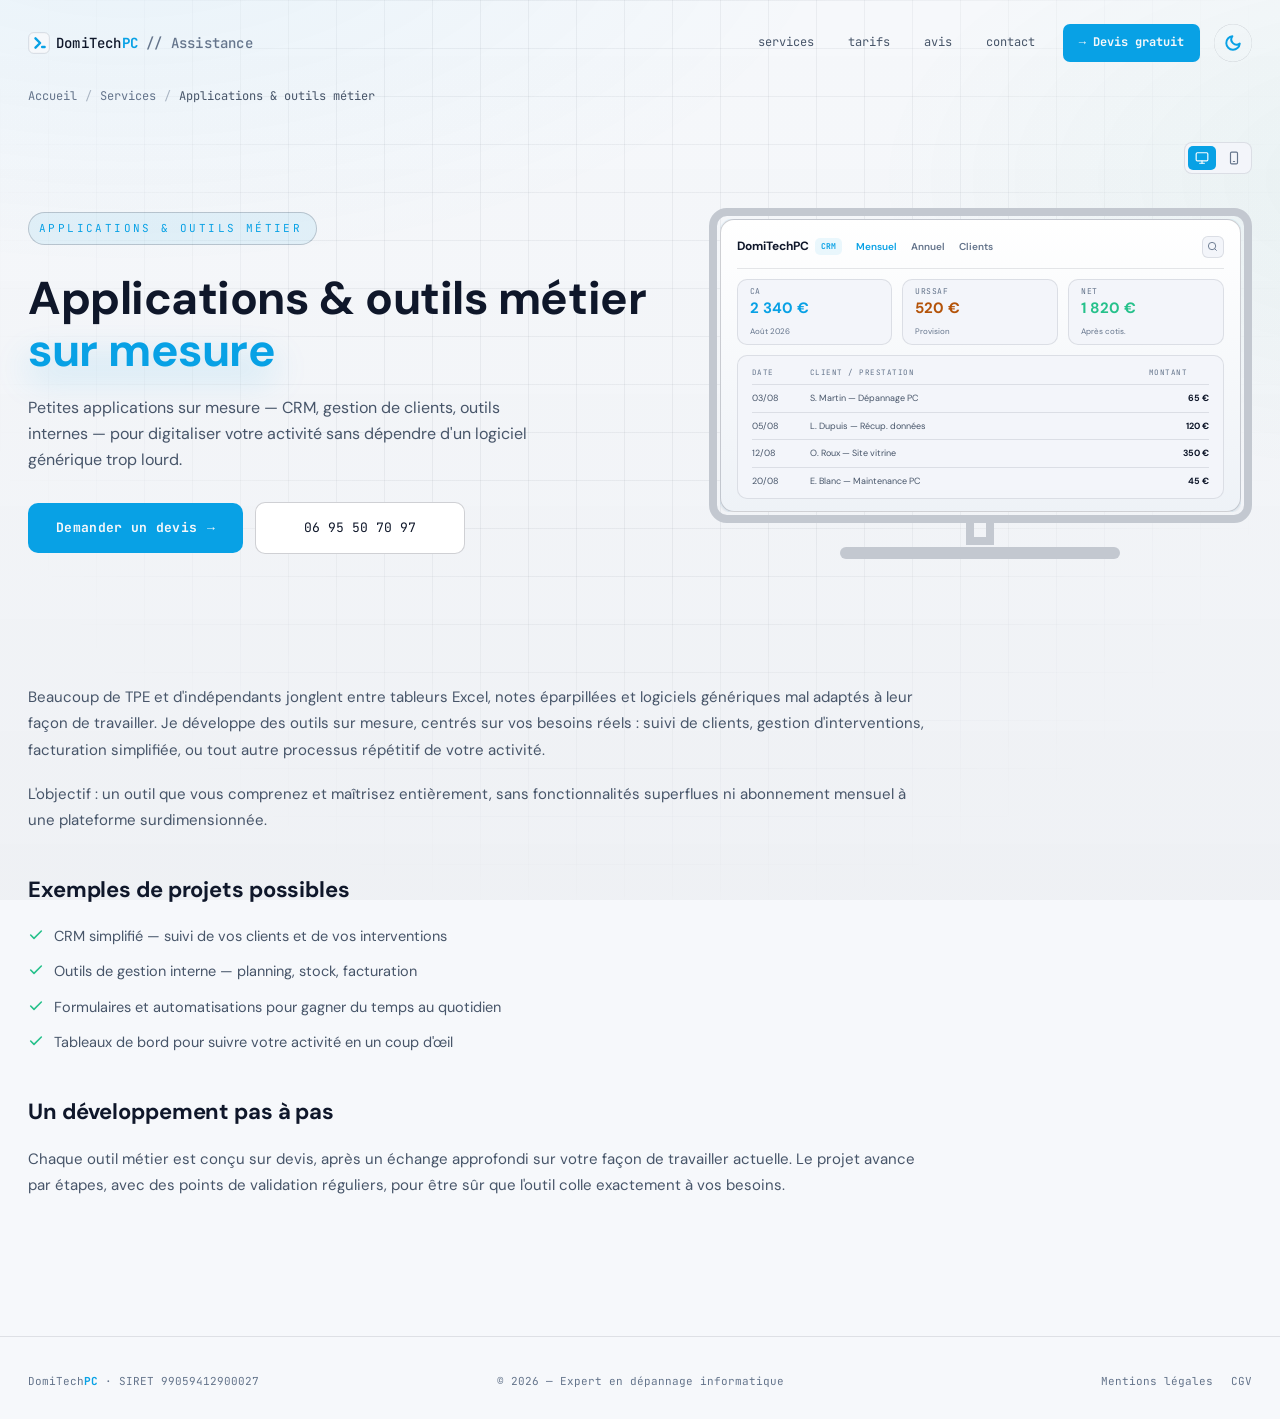
<file: applications-metier-blois.html>
<!DOCTYPE html>
<html lang="fr">
<head>
<meta charset="UTF-8">
<meta name="viewport" content="width=device-width, initial-scale=1.0">
<script>
(function(){
  var h = document.documentElement;
  try{
    var t = localStorage.getItem('dtpc-theme');
    if(!t){ t = window.matchMedia('(prefers-color-scheme: light)').matches ? 'light' : 'dark'; }
    if(t === 'light'){ h.setAttribute('data-theme','light'); }
  }catch(e){}
  // Active le masquage des blocs "reveal au scroll" seulement si JS tourne.
  h.className += (h.className ? ' ' : '') + 'js-reveal';
  // Detection tactile fiable, independante des media queries : certains
  // navigateurs integres declarent (hover:hover) a tort. Posee ici, avant le
  // premier rendu, pour qu'aucun etat de survol ne s'applique au doigt.
  if (navigator.maxTouchPoints > 0 || 'ontouchstart' in window) {
    h.className += ' is-touch';
  }
  // Filet de securite : si main.js n'a pas demarre au bout de 2,5 s
  // (reseau lent, 404, blocage), on affiche tout plutot que de laisser une page vide.
  setTimeout(function(){
    if(!window.__dtpcReady) h.className = h.className.replace(/\bjs-reveal\b/, '');
  }, 2500);
})();
</script>
<meta name="description" content="Développement d'applications et outils métier sur mesure à Blois : CRM, gestion de clients, outils internes. Digitalisez votre activité. Devis sur demande.">
<title>Applications & outils métier sur mesure | DomiTechPC</title>
<link rel="canonical" href="https://www.domitechpc.fr/applications-metier-blois.html">
<link rel="icon" type="image/png" href="/favicon.png" sizes="48x48">
<link rel="apple-touch-icon" href="/favicon-180.png">
<link rel="preload" href="/assets/fonts/dm-sans-latin-400-normal.woff2" as="font" type="font/woff2" crossorigin>
<link rel="preload" href="/assets/fonts/dm-sans-latin-700-normal.woff2" as="font" type="font/woff2" crossorigin>
<link rel="preload" href="/assets/fonts/jetbrains-mono-latin-400-normal.woff2" as="font" type="font/woff2" crossorigin>
<link rel="stylesheet" href="/assets/style.css?v=121">
<script type="application/ld+json">
{
  "@context": "https://schema.org",
  "@type": "Service",
  "serviceType": "Applications & outils métier",
  "provider": {
    "@type": "LocalBusiness",
    "name": "DomiTechPC Assistance",
    "telephone": "+33695507097",
    "address": {
      "@type": "PostalAddress",
      "addressLocality": "Blois",
      "postalCode": "41000",
      "addressCountry": "FR"
    }
  },
  "areaServed": {
    "@type": "GeoCircle",
    "geoMidpoint": { "@type": "GeoCoordinates", "latitude": 47.5861, "longitude": 1.3359 },
    "geoRadius": "20000"
  },
  "url": "https://www.domitechpc.fr/applications-metier-blois.html"
}
</script>
<script type="application/ld+json">
{
  "@context": "https://schema.org",
  "@type": "BreadcrumbList",
  "itemListElement": [
    { "@type": "ListItem", "position": 1, "name": "Accueil", "item": "https://www.domitechpc.fr/" },
    { "@type": "ListItem", "position": 2, "name": "Services", "item": "https://www.domitechpc.fr/#services" },
    { "@type": "ListItem", "position": 3, "name": "Applications & outils métier", "item": "https://www.domitechpc.fr/applications-metier-blois.html" }
  ]
}
</script>
</head>
<body>

<div class="scroll-progress"><div class="scroll-progress-bar" id="scrollBar"></div></div>

<div class="mobile-menu-backdrop" id="mobileMenuBackdrop" onclick="closeMobileMenu()"></div>
<div class="mobile-menu" id="mobileMenu">
  <div class="mm-head">
    <div class="mm-brand">
      <span class="mm-brand-chip logo-glyph">
        <svg viewBox="0 0 48 48" aria-hidden="true">
          <rect class="lg-bg" x="1.5" y="1.5" width="45" height="45" rx="10.56" stroke-width="1.3"/>
          <path class="lg-mark" d="M16.32 13.92 L26.4 24 L16.32 34.08" fill="none" stroke-width="5.28" stroke-linecap="round" stroke-linejoin="round"/>
          <rect class="lg-cursor" x="28.32" y="29.95" width="10.56" height="5.28" rx="2.64"/>
        </svg>
      </span>
      <div class="mm-brand-text">
        <span class="logo-text-mobile">DomiTech<strong>PC</strong></span>
        <span class="mm-brand-sub">Dépannage & dev web — Blois</span>
      </div>
    </div>
    <button class="mobile-close" onclick="closeMobileMenu()" aria-label="Fermer"><svg viewBox="0 0 24 24" width="16" height="16" fill="none" stroke="currentColor" stroke-width="2" stroke-linecap="round"><line x1="18" y1="6" x2="6" y2="18"/><line x1="6" y1="6" x2="18" y2="18"/></svg></button>
  </div>
  <nav class="mm-links">
    <a class="mm-link mm-services-trigger" id="mmServicesTrigger" role="button" tabindex="0" aria-expanded="false" aria-controls="mmSubServices" onclick="toggleMobileServices()"><span class="mm-label">Services</span><svg class="mm-services-chevron" viewBox="0 0 24 24" fill="none" stroke="currentColor" stroke-width="2.4" stroke-linecap="round" stroke-linejoin="round"><polyline points="6 9 12 15 18 9"/></svg></a>
    <div class="mm-submenu" id="mmSubServices"><div class="mm-submenu-inner">
          <a href="/depannage-informatique-blois.html" onclick="closeMobileMenu()">Dépannage informatique</a>
          <a href="/recuperation-donnees-blois.html" onclick="closeMobileMenu()">Récupération de données</a>
          <a href="/nettoyage-securite-pc-blois.html" onclick="closeMobileMenu()">Nettoyage & Sécurité</a>
          <a href="/developpement-web-blois.html" onclick="closeMobileMenu()">Développement web</a>
          <a href="/creation-site-internet-blois.html" onclick="closeMobileMenu()">Site web personnalisé</a>
          <a href="/applications-metier-blois.html" onclick="closeMobileMenu()">Applications & outils métier</a>
    </div></div>
    <a href="/index.html#tarifs" class="mm-link" onclick="closeMobileMenu()"><span class="mm-label">Tarifs</span><span class="mm-arrow">→</span></a>
    <a href="/index.html#avis" class="mm-link" onclick="closeMobileMenu()"><span class="mm-label">Avis</span><span class="mm-arrow">→</span></a>
    <a href="/index.html#contact" class="mm-link" onclick="closeMobileMenu()"><span class="mm-label">Contact</span><span class="mm-arrow">→</span></a>
  </nav>
  <div class="mm-foot">
    <div class="mm-foot-row">
      <a href="tel:+33695507097" class="mm-quick"><svg width="14" height="14" viewBox="0 0 24 24" fill="none" stroke="currentColor" stroke-width="2" stroke-linecap="round" stroke-linejoin="round"><path d="M22 16.92v3a2 2 0 0 1-2.18 2 19.79 19.79 0 0 1-8.63-3.07 19.5 19.5 0 0 1-6-6 19.79 19.79 0 0 1-3.07-8.67A2 2 0 0 1 4.11 2h3a2 2 0 0 1 2 1.72 12.84 12.84 0 0 0 .7 2.81 2 2 0 0 1-.45 2.11L8.09 9.91a16 16 0 0 0 6 6l1.27-1.27a2 2 0 0 1 2.11-.45 12.84 12.84 0 0 0 2.81.7A2 2 0 0 1 22 16.92z"/></svg> 06 95 50 70 97</a>
      <a href="#" class="mm-quick" onclick="event.preventDefault();copyEmail()"><svg width="14" height="14" viewBox="0 0 24 24" fill="none" stroke="currentColor" stroke-width="2" stroke-linecap="round" stroke-linejoin="round"><rect x="2" y="4" width="20" height="16" rx="2"/><path d="M22 7 12 13 2 7"/></svg> Email</a>
    </div>
  </div>
</div>

<div class="copy-toast" id="copyToast" style="display:flex;align-items:center;gap:8px"><svg viewBox="0 0 24 24" width="13" height="13" fill="none" stroke="currentColor" stroke-width="3" stroke-linecap="round" stroke-linejoin="round" style="flex-shrink:0;vertical-align:-1px;margin-right:2px"><polyline points="20 6 9 17 4 12"/></svg> E-mail copié !</div>

<div class="nav-outer">
  <nav>
    <a href="/index.html" class="logo">
      <span class="logo-glyph">
        <svg viewBox="0 0 48 48" aria-hidden="true">
          <rect class="lg-bg" x="1.5" y="1.5" width="45" height="45" rx="10.56" stroke-width="1.3"/>
          <path class="lg-mark" d="M16.32 13.92 L26.4 24 L16.32 34.08" fill="none" stroke-width="5.28" stroke-linecap="round" stroke-linejoin="round"/>
          <rect class="lg-cursor" x="28.32" y="29.95" width="10.56" height="5.28" rx="2.64"/>
        </svg>
      </span>
      <span class="logo-text">DomiTech<strong>PC</strong><span style="color:var(--text3)"> // Assistance</span></span>
    </a>
    <div class="nav-links">
      <div class="nav-item-dd">
        <span class="nav-dd-trigger" tabindex="0">services <svg viewBox="0 0 24 24" fill="none" stroke="currentColor" stroke-width="2.4" stroke-linecap="round" stroke-linejoin="round"><polyline points="6 9 12 15 18 9"/></svg></span>
        <div class="nav-dropdown">
        <a href="/depannage-informatique-blois.html"><svg viewBox="0 0 24 24" fill="none" stroke="currentColor" stroke-width="2" stroke-linecap="round" stroke-linejoin="round"><rect x="2" y="4" width="20" height="13" rx="2"/><line x1="8" y1="21" x2="16" y2="21"/><line x1="12" y1="17" x2="12" y2="21"/></svg>Dépannage informatique</a>
        <a href="/recuperation-donnees-blois.html"><svg viewBox="0 0 24 24" fill="none" stroke="currentColor" stroke-width="2" stroke-linecap="round" stroke-linejoin="round"><ellipse cx="12" cy="5" rx="9" ry="3"/><path d="M21 12c0 1.66-4 3-9 3s-9-1.34-9-3"/><path d="M3 5v14c0 1.66 4 3 9 3s9-1.34 9-3V5"/></svg>Récupération de données</a>
        <a href="/nettoyage-securite-pc-blois.html"><svg viewBox="0 0 24 24" fill="none" stroke="currentColor" stroke-width="2" stroke-linecap="round" stroke-linejoin="round"><rect x="3" y="11" width="18" height="11" rx="2"/><path d="M7 11V7a5 5 0 0 1 10 0v4"/></svg>Nettoyage & Sécurité</a>
        <a href="/developpement-web-blois.html"><svg viewBox="0 0 24 24" fill="none" stroke="currentColor" stroke-width="2" stroke-linecap="round" stroke-linejoin="round"><polyline points="16 18 22 12 16 6"/><polyline points="8 6 2 12 8 18"/></svg>Développement web</a>
        <a href="/creation-site-internet-blois.html"><svg viewBox="0 0 24 24" fill="none" stroke="currentColor" stroke-width="2" stroke-linecap="round" stroke-linejoin="round"><circle cx="12" cy="12" r="10"/><line x1="2" y1="12" x2="22" y2="12"/><path d="M12 2a15.3 15.3 0 0 1 4 10 15.3 15.3 0 0 1-4 10 15.3 15.3 0 0 1-4-10 15.3 15.3 0 0 1 4-10z"/></svg>Site web personnalisé</a>
        <a href="/applications-metier-blois.html" aria-current="page"><svg viewBox="0 0 24 24" fill="none" stroke="currentColor" stroke-width="2" stroke-linecap="round" stroke-linejoin="round"><rect x="2" y="2" width="20" height="8" rx="2"/><rect x="2" y="14" width="20" height="8" rx="2"/><line x1="6" y1="6" x2="6.01" y2="6"/><line x1="6" y1="18" x2="6.01" y2="18"/></svg>Applications & outils métier</a>
        </div>
      </div>
      <a href="/index.html#tarifs">tarifs</a>
      <a href="/index.html#avis">avis</a>
      <a href="/index.html#contact">contact</a>
      <a href="/index.html?prestation=applications-metier#devis-form" class="nav-cta">→ Devis gratuit</a>
      <button class="theme-toggle" id="themeToggle" aria-label="Activer le thème clair" onclick="toggleTheme()">
        <svg class="icon-sun" viewBox="0 0 24 24" fill="none" stroke="currentColor" stroke-width="2.6" stroke-linecap="round" stroke-linejoin="round"><circle cx="12" cy="12" r="4.2"/><path d="M12 2v2M12 20v2M4.93 4.93l1.41 1.41M17.66 17.66l1.41 1.41M2 12h2M20 12h2M6.34 17.66l-1.41 1.41M19.07 4.93l-1.41 1.41"/></svg>
        <svg class="icon-moon" viewBox="0 0 24 24" fill="none" stroke="currentColor" stroke-width="2.6" stroke-linecap="round" stroke-linejoin="round"><path d="M21 12.79A9 9 0 1 1 11.21 3 7 7 0 0 0 21 12.79z"/></svg>
      </button>
    </div>
    <button class="hamburger" id="hamburger" aria-label="Menu" onclick="toggleMobileMenu()">
      <span></span><span></span><span></span>
    </button>
  </nav>
</div>

<div class="wrap">
  <div class="breadcrumb rise-in">
    <a href="/index.html">Accueil</a><span class="sep">/</span><a href="/index.html#services">Services</a><span class="sep">/</span><span class="current">Applications & outils métier</span>
  </div>

  <section class="svc-hero rise-in rise-in--d1">
    <div class="hero-text">
      <span class="hero-kicker">Applications & outils métier</span>
      <h1 class="svc-h1">Applications & outils métier<br><span class="glow">sur mesure</span></h1>
      <p class="svc-lede">Petites applications sur mesure — CRM, gestion de clients, outils internes — pour digitaliser votre activité sans dépendre d'un logiciel générique trop lourd.</p>
      <div class="cta-group">
        <a href="/index.html?prestation=applications-metier#devis-form" class="btn-primary"><span>Demander un devis</span><span class="arrow">→</span></a>
        <a href="tel:+33695507097" class="btn-ghost">06 95 50 70 97</a>
      </div>
    </div>
    <div class="hero-visual">
      <div class="vis-toggle-wrap"><div class="vis-device-toggle">
          <button type="button" class="vis-device-btn active" data-mode="pc" aria-label="Aperçu ordinateur" onclick="setDevicePreview(this,'pc')">
            <svg viewBox="0 0 24 24" fill="none" stroke="currentColor" stroke-width="2" stroke-linecap="round" stroke-linejoin="round"><rect x="2" y="3" width="20" height="14" rx="2"/><line x1="8" y1="21" x2="16" y2="21"/><line x1="12" y1="17" x2="12" y2="21"/></svg>
          </button>
          <button type="button" class="vis-device-btn" data-mode="mobile" aria-label="Aperçu mobile" onclick="setDevicePreview(this,'mobile')">
            <svg viewBox="0 0 24 24" fill="none" stroke="currentColor" stroke-width="2" stroke-linecap="round" stroke-linejoin="round"><rect x="6" y="2" width="12" height="20" rx="2"/><line x1="11" y1="18" x2="13" y2="18"/></svg>
          </button>
        </div><div class="vis-toggle-desktop"><div class="device-monitor-stand-wrap">
      <div class="device-monitor">
        <div class="device-monitor-screen"><div class="vis-crmd">
          <div class="vis-crmd-top">
            <div class="vis-crmd-brand">DomiTechPC <span class="vis-crmd-badge">CRM</span></div>
            <div class="vis-crmd-tabs">
              <span class="active">Mensuel</span><span>Annuel</span><span>Clients</span>
            </div>
            <div class="vis-crmd-search"><svg viewBox="0 0 24 24" fill="none" stroke="currentColor" stroke-width="2"><circle cx="11" cy="11" r="8"/><line x1="21" y1="21" x2="16.65" y2="16.65"/></svg></div>
          </div>
          <div class="vis-crmd-stats">
            <div class="vis-crmd-stat"><div class="vis-crmd-stat-label">CA</div><div class="vis-crmd-stat-val cyan">2 340 €</div><div class="vis-crmd-stat-sub">Août 2026</div></div>
            <div class="vis-crmd-stat"><div class="vis-crmd-stat-label">URSSAF</div><div class="vis-crmd-stat-val amber">520 €</div><div class="vis-crmd-stat-sub">Provision</div></div>
            <div class="vis-crmd-stat"><div class="vis-crmd-stat-label">Net</div><div class="vis-crmd-stat-val green">1 820 €</div><div class="vis-crmd-stat-sub">Après cotis.</div></div>
          </div>
          <div class="vis-crmd-table">
            <div class="vis-crmd-row vis-crmd-head"><span>Date</span><span>Client / Prestation</span><span>Montant</span></div>
            <div class="vis-crmd-row"><span>03/08</span><span>S. Martin — Dépannage PC</span><span class="amt">65 €</span></div>
            <div class="vis-crmd-row"><span>05/08</span><span>L. Dupuis — Récup. données</span><span class="amt">120 €</span></div>
            <div class="vis-crmd-row"><span>12/08</span><span>O. Roux — Site vitrine</span><span class="amt">350 €</span></div>
            <div class="vis-crmd-row"><span>20/08</span><span>E. Blanc — Maintenance PC</span><span class="amt">45 €</span></div>
          </div>
        </div></div>
      </div>
      <div class="device-monitor-stand"></div>
      <div class="device-monitor-base"></div>
    </div></div><div class="vis-toggle-mobile"><div class="vis-phone-wrap"><div class="device-phone"><div class="device-phone-screen">
          <div class="vis-crm-statusbar"><span>9:41</span><div class="vis-crm-statusbar-icons"><svg width="14" height="10" viewBox="0 0 24 24" fill="currentColor"><rect x="1" y="10" width="4" height="10"/><rect x="7" y="6" width="4" height="14"/><rect x="13" y="2" width="4" height="18"/></svg></div></div>
          <div class="vis-crm-head"><span class="vis-crm-title">Prestations</span><span class="vis-crm-badge">+</span></div>
          <div class="vis-crm-search"><svg viewBox="0 0 24 24" fill="none" stroke="currentColor" stroke-width="2"><circle cx="11" cy="11" r="8"/><line x1="21" y1="21" x2="16.65" y2="16.65"/></svg><span>Rechercher une prestation...</span></div>
          <div class="vis-crm-list">
            <div class="vis-crm-card"><div class="vis-crm-avatar" style="background:var(--cyan)"><svg viewBox="0 0 24 24" fill="none" stroke="currentColor" stroke-width="2" stroke-linecap="round" stroke-linejoin="round"><rect x="2" y="4" width="20" height="13" rx="2"/><line x1="8" y1="21" x2="16" y2="21"/><line x1="12" y1="17" x2="12" y2="21"/></svg></div><div class="vis-crm-info"><div class="vis-crm-name">Dépannage PC</div><div class="vis-crm-sub">S. Martin</div></div><div class="vis-crm-right"><span class="vis-crm-price">65 €</span><span class="vis-crm-tag ok">Payé</span></div></div>
            <div class="vis-crm-card"><div class="vis-crm-avatar" style="background:var(--green)"><svg viewBox="0 0 24 24" fill="none" stroke="currentColor" stroke-width="2" stroke-linecap="round" stroke-linejoin="round"><ellipse cx="12" cy="5" rx="9" ry="3"/><path d="M21 12c0 1.66-4 3-9 3s-9-1.34-9-3"/><path d="M3 5v14c0 1.66 4 3 9 3s9-1.34 9-3V5"/></svg></div><div class="vis-crm-info"><div class="vis-crm-name">Récup. données</div><div class="vis-crm-sub">L. Dupuis</div></div><div class="vis-crm-right"><span class="vis-crm-price">120 €</span><span class="vis-crm-tag wait">En cours</span></div></div>
            <div class="vis-crm-card"><div class="vis-crm-avatar" style="background:#f78c6c"><svg viewBox="0 0 24 24" fill="none" stroke="currentColor" stroke-width="2" stroke-linecap="round" stroke-linejoin="round"><circle cx="12" cy="12" r="10"/><line x1="2" y1="12" x2="22" y2="12"/><path d="M12 2a15.3 15.3 0 0 1 4 10 15.3 15.3 0 0 1-4 10 15.3 15.3 0 0 1-4-10 15.3 15.3 0 0 1 4-10z"/></svg></div><div class="vis-crm-info"><div class="vis-crm-name">Site vitrine</div><div class="vis-crm-sub">O. Roux</div></div><div class="vis-crm-right"><span class="vis-crm-price">350 €</span><span class="vis-crm-tag ok">Payé</span></div></div>
            <div class="vis-crm-card"><div class="vis-crm-avatar" style="background:#c792ea"><svg viewBox="0 0 24 24" fill="none" stroke="currentColor" stroke-width="2" stroke-linecap="round" stroke-linejoin="round"><rect x="3" y="11" width="18" height="11" rx="2"/><path d="M7 11V7a5 5 0 0 1 10 0v4"/></svg></div><div class="vis-crm-info"><div class="vis-crm-name">Maintenance PC</div><div class="vis-crm-sub">E. Blanc</div></div><div class="vis-crm-right"><span class="vis-crm-price">45 €</span><span class="vis-crm-tag due">Prévu</span></div></div>
          </div>
          <div class="vis-crm-tabbar">
            <div class="vis-crm-tab active"><svg viewBox="0 0 24 24" fill="none" stroke="currentColor" stroke-width="2"><rect x="3" y="3" width="7" height="7" rx="1"/><rect x="14" y="3" width="7" height="7" rx="1"/><rect x="3" y="14" width="7" height="7" rx="1"/><rect x="14" y="14" width="7" height="7" rx="1"/></svg><span>Prestations</span></div>
            <div class="vis-crm-tab"><svg viewBox="0 0 24 24" fill="none" stroke="currentColor" stroke-width="2"><rect x="3" y="4" width="18" height="18" rx="2"/><line x1="16" y1="2" x2="16" y2="6"/><line x1="8" y1="2" x2="8" y2="6"/><line x1="3" y1="10" x2="21" y2="10"/></svg><span>Agenda</span></div>
            <div class="vis-crm-tab"><svg viewBox="0 0 24 24" fill="none" stroke="currentColor" stroke-width="2"><path d="M3 3v18h18"/><path d="M18 17V9M13 17V5M8 17v-3"/></svg><span>Stats</span></div>
          </div>
        </div></div></div></div></div>
    </div>
  </section>
</div>

<div class="section-band">
  <div class="wrap">
    <div class="svc-body svc-body--full">

      <p>Beaucoup de TPE et d'indépendants jonglent entre tableurs Excel, notes éparpillées et logiciels génériques mal adaptés à leur façon de travailler. Je développe des outils sur mesure, centrés sur vos besoins réels : suivi de clients, gestion d'interventions, facturation simplifiée, ou tout autre processus répétitif de votre activité.</p>
      <p>L'objectif : un outil que vous comprenez et maîtrisez entièrement, sans fonctionnalités superflues ni abonnement mensuel à une plateforme surdimensionnée.</p>
      <h2>Exemples de projets possibles</h2>
      <ul>
        <li><svg viewBox="0 0 24 24" fill="none" stroke="currentColor" stroke-width="2.4" stroke-linecap="round" stroke-linejoin="round"><polyline points="20 6 9 17 4 12"/></svg> CRM simplifié — suivi de vos clients et de vos interventions</li>
        <li><svg viewBox="0 0 24 24" fill="none" stroke="currentColor" stroke-width="2.4" stroke-linecap="round" stroke-linejoin="round"><polyline points="20 6 9 17 4 12"/></svg> Outils de gestion interne — planning, stock, facturation</li>
        <li><svg viewBox="0 0 24 24" fill="none" stroke="currentColor" stroke-width="2.4" stroke-linecap="round" stroke-linejoin="round"><polyline points="20 6 9 17 4 12"/></svg> Formulaires et automatisations pour gagner du temps au quotidien</li>
        <li><svg viewBox="0 0 24 24" fill="none" stroke="currentColor" stroke-width="2.4" stroke-linecap="round" stroke-linejoin="round"><polyline points="20 6 9 17 4 12"/></svg> Tableaux de bord pour suivre votre activité en un coup d'œil</li>
      </ul>
      <h2>Un développement pas à pas</h2>
      <p>Chaque outil métier est conçu sur devis, après un échange approfondi sur votre façon de travailler actuelle. Le projet avance par étapes, avec des points de validation réguliers, pour être sûr que l'outil colle exactement à vos besoins.</p>
    
    </div>
  </div>
</div>

<a href="/index.html?prestation=applications-metier#devis-form" class="fab-devis" id="fabDevis"><span class="d"></span> Devis gratuit →</a>

<div class="footer-outer">
  <footer>
    <div class="foot-brand"><span>DomiTech<strong>PC</strong> · SIRET 99059412900027</span></div>
    <div class="foot-mid">&copy; 2026 — Expert en dépannage informatique</div>
    <div class="foot-links">
      <a href="/index.html#mentions-legales">Mentions légales</a>
      <a href="/index.html#cgv">CGV</a>
    </div>
  </footer>
</div>

<script src="/assets/main.js?v=114"></script>
</body>
</html>
</file>
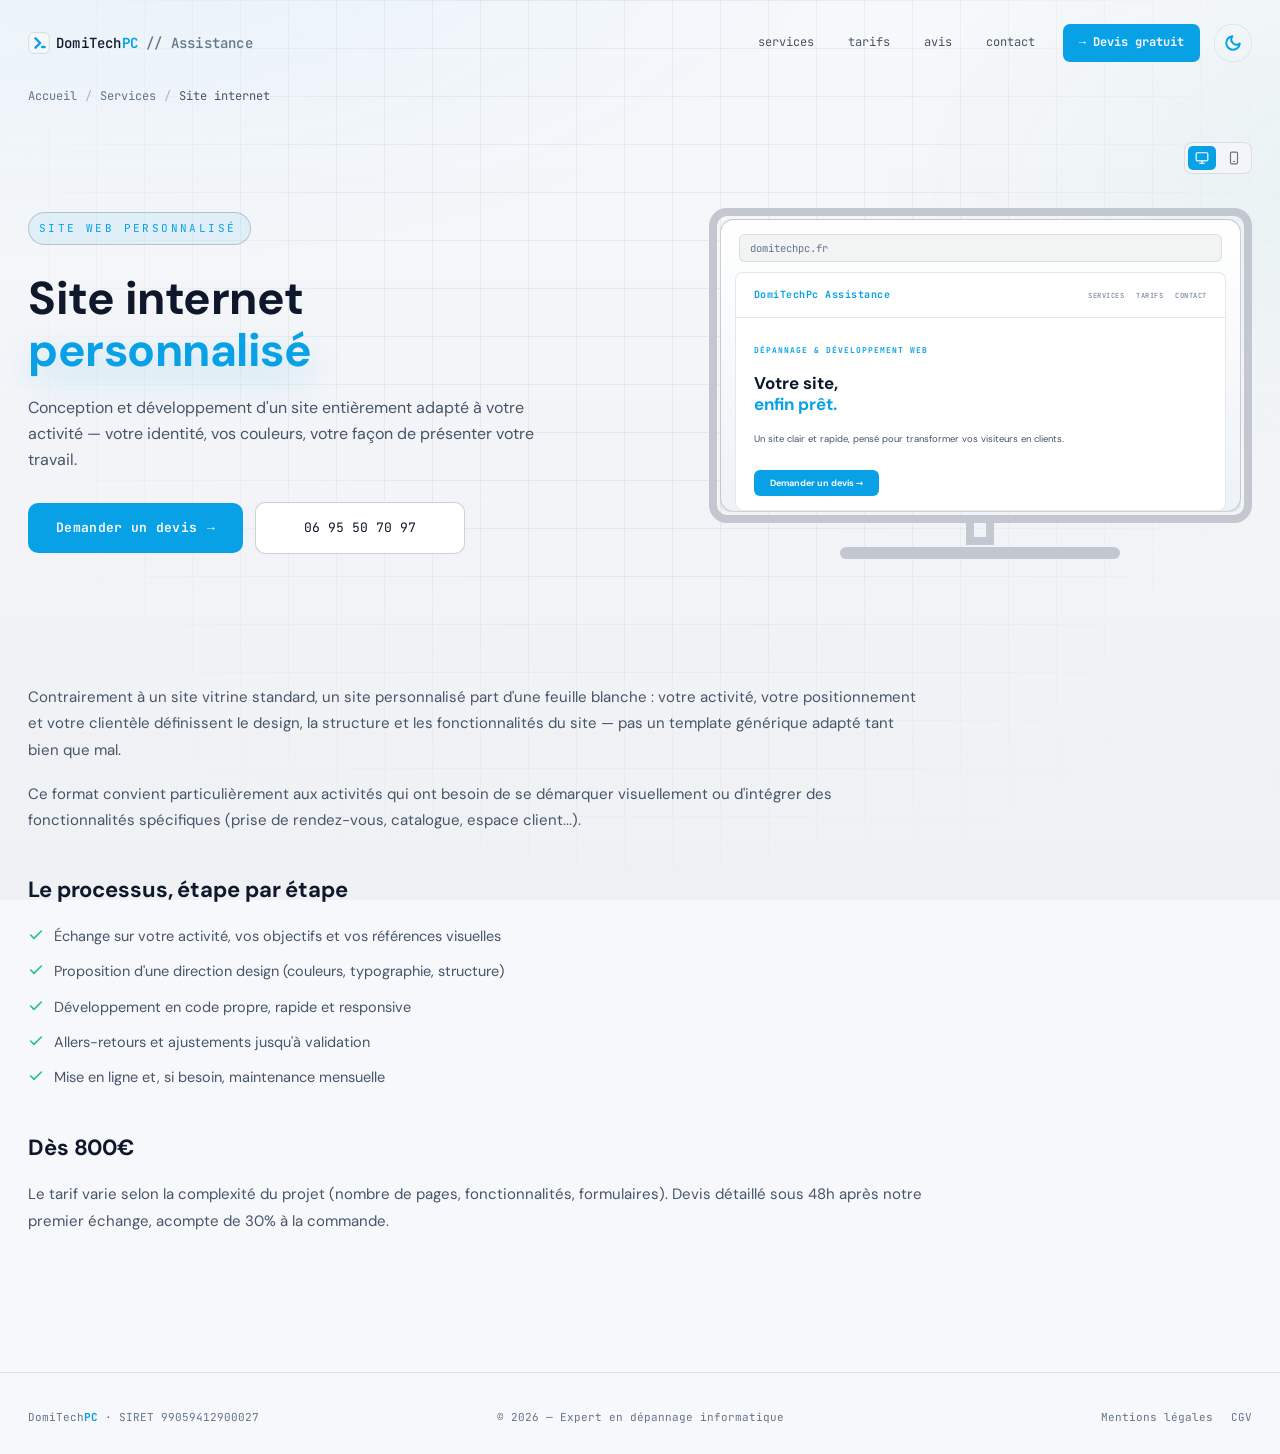
<file: creation-site-internet-blois.html>
<!DOCTYPE html>
<html lang="fr">
<head>
<meta charset="UTF-8">
<meta name="viewport" content="width=device-width, initial-scale=1.0">
<script>
(function(){
  var h = document.documentElement;
  try{
    var t = localStorage.getItem('dtpc-theme');
    if(!t){ t = window.matchMedia('(prefers-color-scheme: light)').matches ? 'light' : 'dark'; }
    if(t === 'light'){ h.setAttribute('data-theme','light'); }
  }catch(e){}
  // Active le masquage des blocs "reveal au scroll" seulement si JS tourne.
  h.className += (h.className ? ' ' : '') + 'js-reveal';
  // Detection tactile fiable, independante des media queries : certains
  // navigateurs integres declarent (hover:hover) a tort. Posee ici, avant le
  // premier rendu, pour qu'aucun etat de survol ne s'applique au doigt.
  if (navigator.maxTouchPoints > 0 || 'ontouchstart' in window) {
    h.className += ' is-touch';
  }
  // Filet de securite : si main.js n'a pas demarre au bout de 2,5 s
  // (reseau lent, 404, blocage), on affiche tout plutot que de laisser une page vide.
  setTimeout(function(){
    if(!window.__dtpcReady) h.className = h.className.replace(/\bjs-reveal\b/, '');
  }, 2500);
})();
</script>
<meta name="description" content="Conception de site internet personnalisé à Blois pour indépendants et TPE. Design unique, adapté à votre activité. Devis gratuit sous 48h.">
<title>Site internet personnalisé – Sur mesure | DomiTechPC</title>
<link rel="canonical" href="https://www.domitechpc.fr/creation-site-internet-blois.html">
<link rel="icon" type="image/png" href="/favicon.png" sizes="48x48">
<link rel="apple-touch-icon" href="/favicon-180.png">
<link rel="preload" href="/assets/fonts/dm-sans-latin-400-normal.woff2" as="font" type="font/woff2" crossorigin>
<link rel="preload" href="/assets/fonts/dm-sans-latin-700-normal.woff2" as="font" type="font/woff2" crossorigin>
<link rel="preload" href="/assets/fonts/jetbrains-mono-latin-400-normal.woff2" as="font" type="font/woff2" crossorigin>
<link rel="stylesheet" href="/assets/style.css?v=121">
<script type="application/ld+json">
{
  "@context": "https://schema.org",
  "@type": "Service",
  "serviceType": "Site web personnalisé",
  "provider": {
    "@type": "LocalBusiness",
    "name": "DomiTechPC Assistance",
    "telephone": "+33695507097",
    "address": {
      "@type": "PostalAddress",
      "addressLocality": "Blois",
      "postalCode": "41000",
      "addressCountry": "FR"
    }
  },
  "areaServed": {
    "@type": "GeoCircle",
    "geoMidpoint": { "@type": "GeoCoordinates", "latitude": 47.5861, "longitude": 1.3359 },
    "geoRadius": "20000"
  },
  "url": "https://www.domitechpc.fr/creation-site-internet-blois.html"
}
</script>
<script type="application/ld+json">
{
  "@context": "https://schema.org",
  "@type": "BreadcrumbList",
  "itemListElement": [
    { "@type": "ListItem", "position": 1, "name": "Accueil", "item": "https://www.domitechpc.fr/" },
    { "@type": "ListItem", "position": 2, "name": "Services", "item": "https://www.domitechpc.fr/#services" },
    { "@type": "ListItem", "position": 3, "name": "Site internet", "item": "https://www.domitechpc.fr/creation-site-internet-blois.html" }
  ]
}
</script>
</head>
<body>

<div class="scroll-progress"><div class="scroll-progress-bar" id="scrollBar"></div></div>

<div class="mobile-menu-backdrop" id="mobileMenuBackdrop" onclick="closeMobileMenu()"></div>
<div class="mobile-menu" id="mobileMenu">
  <div class="mm-head">
    <div class="mm-brand">
      <span class="mm-brand-chip logo-glyph">
        <svg viewBox="0 0 48 48" aria-hidden="true">
          <rect class="lg-bg" x="1.5" y="1.5" width="45" height="45" rx="10.56" stroke-width="1.3"/>
          <path class="lg-mark" d="M16.32 13.92 L26.4 24 L16.32 34.08" fill="none" stroke-width="5.28" stroke-linecap="round" stroke-linejoin="round"/>
          <rect class="lg-cursor" x="28.32" y="29.95" width="10.56" height="5.28" rx="2.64"/>
        </svg>
      </span>
      <div class="mm-brand-text">
        <span class="logo-text-mobile">DomiTech<strong>PC</strong></span>
        <span class="mm-brand-sub">Dépannage & dev web — Blois</span>
      </div>
    </div>
    <button class="mobile-close" onclick="closeMobileMenu()" aria-label="Fermer"><svg viewBox="0 0 24 24" width="16" height="16" fill="none" stroke="currentColor" stroke-width="2" stroke-linecap="round"><line x1="18" y1="6" x2="6" y2="18"/><line x1="6" y1="6" x2="18" y2="18"/></svg></button>
  </div>
  <nav class="mm-links">
    <a class="mm-link mm-services-trigger" id="mmServicesTrigger" role="button" tabindex="0" aria-expanded="false" aria-controls="mmSubServices" onclick="toggleMobileServices()"><span class="mm-label">Services</span><svg class="mm-services-chevron" viewBox="0 0 24 24" fill="none" stroke="currentColor" stroke-width="2.4" stroke-linecap="round" stroke-linejoin="round"><polyline points="6 9 12 15 18 9"/></svg></a>
    <div class="mm-submenu" id="mmSubServices"><div class="mm-submenu-inner">
          <a href="/depannage-informatique-blois.html" onclick="closeMobileMenu()">Dépannage informatique</a>
          <a href="/recuperation-donnees-blois.html" onclick="closeMobileMenu()">Récupération de données</a>
          <a href="/nettoyage-securite-pc-blois.html" onclick="closeMobileMenu()">Nettoyage & Sécurité</a>
          <a href="/developpement-web-blois.html" onclick="closeMobileMenu()">Développement web</a>
          <a href="/creation-site-internet-blois.html" onclick="closeMobileMenu()">Site web personnalisé</a>
          <a href="/applications-metier-blois.html" onclick="closeMobileMenu()">Applications & outils métier</a>
    </div></div>
    <a href="/index.html#tarifs" class="mm-link" onclick="closeMobileMenu()"><span class="mm-label">Tarifs</span><span class="mm-arrow">→</span></a>
    <a href="/index.html#avis" class="mm-link" onclick="closeMobileMenu()"><span class="mm-label">Avis</span><span class="mm-arrow">→</span></a>
    <a href="/index.html#contact" class="mm-link" onclick="closeMobileMenu()"><span class="mm-label">Contact</span><span class="mm-arrow">→</span></a>
  </nav>
  <div class="mm-foot">
    <div class="mm-foot-row">
      <a href="tel:+33695507097" class="mm-quick"><svg width="14" height="14" viewBox="0 0 24 24" fill="none" stroke="currentColor" stroke-width="2" stroke-linecap="round" stroke-linejoin="round"><path d="M22 16.92v3a2 2 0 0 1-2.18 2 19.79 19.79 0 0 1-8.63-3.07 19.5 19.5 0 0 1-6-6 19.79 19.79 0 0 1-3.07-8.67A2 2 0 0 1 4.11 2h3a2 2 0 0 1 2 1.72 12.84 12.84 0 0 0 .7 2.81 2 2 0 0 1-.45 2.11L8.09 9.91a16 16 0 0 0 6 6l1.27-1.27a2 2 0 0 1 2.11-.45 12.84 12.84 0 0 0 2.81.7A2 2 0 0 1 22 16.92z"/></svg> 06 95 50 70 97</a>
      <a href="#" class="mm-quick" onclick="event.preventDefault();copyEmail()"><svg width="14" height="14" viewBox="0 0 24 24" fill="none" stroke="currentColor" stroke-width="2" stroke-linecap="round" stroke-linejoin="round"><rect x="2" y="4" width="20" height="16" rx="2"/><path d="M22 7 12 13 2 7"/></svg> Email</a>
    </div>
  </div>
</div>

<div class="copy-toast" id="copyToast" style="display:flex;align-items:center;gap:8px"><svg viewBox="0 0 24 24" width="13" height="13" fill="none" stroke="currentColor" stroke-width="3" stroke-linecap="round" stroke-linejoin="round" style="flex-shrink:0;vertical-align:-1px;margin-right:2px"><polyline points="20 6 9 17 4 12"/></svg> E-mail copié !</div>

<div class="nav-outer">
  <nav>
    <a href="/index.html" class="logo">
      <span class="logo-glyph">
        <svg viewBox="0 0 48 48" aria-hidden="true">
          <rect class="lg-bg" x="1.5" y="1.5" width="45" height="45" rx="10.56" stroke-width="1.3"/>
          <path class="lg-mark" d="M16.32 13.92 L26.4 24 L16.32 34.08" fill="none" stroke-width="5.28" stroke-linecap="round" stroke-linejoin="round"/>
          <rect class="lg-cursor" x="28.32" y="29.95" width="10.56" height="5.28" rx="2.64"/>
        </svg>
      </span>
      <span class="logo-text">DomiTech<strong>PC</strong><span style="color:var(--text3)"> // Assistance</span></span>
    </a>
    <div class="nav-links">
      <div class="nav-item-dd">
        <span class="nav-dd-trigger" tabindex="0">services <svg viewBox="0 0 24 24" fill="none" stroke="currentColor" stroke-width="2.4" stroke-linecap="round" stroke-linejoin="round"><polyline points="6 9 12 15 18 9"/></svg></span>
        <div class="nav-dropdown">
        <a href="/depannage-informatique-blois.html"><svg viewBox="0 0 24 24" fill="none" stroke="currentColor" stroke-width="2" stroke-linecap="round" stroke-linejoin="round"><rect x="2" y="4" width="20" height="13" rx="2"/><line x1="8" y1="21" x2="16" y2="21"/><line x1="12" y1="17" x2="12" y2="21"/></svg>Dépannage informatique</a>
        <a href="/recuperation-donnees-blois.html"><svg viewBox="0 0 24 24" fill="none" stroke="currentColor" stroke-width="2" stroke-linecap="round" stroke-linejoin="round"><ellipse cx="12" cy="5" rx="9" ry="3"/><path d="M21 12c0 1.66-4 3-9 3s-9-1.34-9-3"/><path d="M3 5v14c0 1.66 4 3 9 3s9-1.34 9-3V5"/></svg>Récupération de données</a>
        <a href="/nettoyage-securite-pc-blois.html"><svg viewBox="0 0 24 24" fill="none" stroke="currentColor" stroke-width="2" stroke-linecap="round" stroke-linejoin="round"><rect x="3" y="11" width="18" height="11" rx="2"/><path d="M7 11V7a5 5 0 0 1 10 0v4"/></svg>Nettoyage & Sécurité</a>
        <a href="/developpement-web-blois.html"><svg viewBox="0 0 24 24" fill="none" stroke="currentColor" stroke-width="2" stroke-linecap="round" stroke-linejoin="round"><polyline points="16 18 22 12 16 6"/><polyline points="8 6 2 12 8 18"/></svg>Développement web</a>
        <a href="/creation-site-internet-blois.html" aria-current="page"><svg viewBox="0 0 24 24" fill="none" stroke="currentColor" stroke-width="2" stroke-linecap="round" stroke-linejoin="round"><circle cx="12" cy="12" r="10"/><line x1="2" y1="12" x2="22" y2="12"/><path d="M12 2a15.3 15.3 0 0 1 4 10 15.3 15.3 0 0 1-4 10 15.3 15.3 0 0 1-4-10 15.3 15.3 0 0 1 4-10z"/></svg>Site web personnalisé</a>
        <a href="/applications-metier-blois.html"><svg viewBox="0 0 24 24" fill="none" stroke="currentColor" stroke-width="2" stroke-linecap="round" stroke-linejoin="round"><rect x="2" y="2" width="20" height="8" rx="2"/><rect x="2" y="14" width="20" height="8" rx="2"/><line x1="6" y1="6" x2="6.01" y2="6"/><line x1="6" y1="18" x2="6.01" y2="18"/></svg>Applications & outils métier</a>
        </div>
      </div>
      <a href="/index.html#tarifs">tarifs</a>
      <a href="/index.html#avis">avis</a>
      <a href="/index.html#contact">contact</a>
      <a href="/index.html?prestation=site-web#devis-form" class="nav-cta">→ Devis gratuit</a>
      <button class="theme-toggle" id="themeToggle" aria-label="Activer le thème clair" onclick="toggleTheme()">
        <svg class="icon-sun" viewBox="0 0 24 24" fill="none" stroke="currentColor" stroke-width="2.6" stroke-linecap="round" stroke-linejoin="round"><circle cx="12" cy="12" r="4.2"/><path d="M12 2v2M12 20v2M4.93 4.93l1.41 1.41M17.66 17.66l1.41 1.41M2 12h2M20 12h2M6.34 17.66l-1.41 1.41M19.07 4.93l-1.41 1.41"/></svg>
        <svg class="icon-moon" viewBox="0 0 24 24" fill="none" stroke="currentColor" stroke-width="2.6" stroke-linecap="round" stroke-linejoin="round"><path d="M21 12.79A9 9 0 1 1 11.21 3 7 7 0 0 0 21 12.79z"/></svg>
      </button>
    </div>
    <button class="hamburger" id="hamburger" aria-label="Menu" onclick="toggleMobileMenu()">
      <span></span><span></span><span></span>
    </button>
  </nav>
</div>

<div class="wrap">
  <div class="breadcrumb rise-in">
    <a href="/index.html">Accueil</a><span class="sep">/</span><a href="/index.html#services">Services</a><span class="sep">/</span><span class="current">Site internet</span>
  </div>

  <section class="svc-hero rise-in rise-in--d1">
    <div class="hero-text">
      <span class="hero-kicker">Site web personnalisé</span>
      <h1 class="svc-h1">Site internet<br><span class="glow">personnalisé</span></h1>
      <p class="svc-lede">Conception et développement d'un site entièrement adapté à votre activité — votre identité, vos couleurs, votre façon de présenter votre travail.</p>
      <div class="cta-group">
        <a href="/index.html?prestation=site-web#devis-form" class="btn-primary"><span>Demander un devis</span><span class="arrow">→</span></a>
        <a href="tel:+33695507097" class="btn-ghost">06 95 50 70 97</a>
      </div>
    </div>
    <div class="hero-visual">
      <div class="vis-toggle-wrap"><div class="vis-device-toggle">
          <button type="button" class="vis-device-btn active" data-mode="pc" aria-label="Aperçu ordinateur" onclick="setDevicePreview(this,'pc')">
            <svg viewBox="0 0 24 24" fill="none" stroke="currentColor" stroke-width="2" stroke-linecap="round" stroke-linejoin="round"><rect x="2" y="3" width="20" height="14" rx="2"/><line x1="8" y1="21" x2="16" y2="21"/><line x1="12" y1="17" x2="12" y2="21"/></svg>
          </button>
          <button type="button" class="vis-device-btn" data-mode="mobile" aria-label="Aperçu mobile" onclick="setDevicePreview(this,'mobile')">
            <svg viewBox="0 0 24 24" fill="none" stroke="currentColor" stroke-width="2" stroke-linecap="round" stroke-linejoin="round"><rect x="6" y="2" width="12" height="20" rx="2"/><line x1="11" y1="18" x2="13" y2="18"/></svg>
          </button>
        </div><div class="vis-toggle-desktop"><div class="device-monitor-stand-wrap">
      <div class="device-monitor">
        <div class="device-monitor-screen"><div class="vis-site-desktop">
          <div class="vis-browser-bar"><div class="vis-browser-url">domitechpc.fr</div></div>
          <div class="vis-site-viewport"><div class="vis-site-scroll">
          <div class="vis-site-header">
            <span class="vis-site-logo"><span class="full">DomiTechPc Assistance</span><span class="short">DomiTechPC</span></span>
            <div class="vis-site-navlinks"><span>Services</span><span>Tarifs</span><span>Contact</span></div>
            <div class="vis-site-burger"><span></span><span></span><span></span></div>
          </div>
          <div class="vis-site-hero">
            <span class="vis-site-eyebrow">Dépannage & développement web</span>
            <div class="vis-site-h1">Votre site,<br><span class="accent">enfin prêt.</span></div>
            <div class="vis-site-desc">Un site clair et rapide, pensé pour transformer vos visiteurs en clients.</div>
            <div class="vis-site-btn">Demander un devis →</div>
          </div>
          <div class="vis-site-section">
            <div class="vis-site-section-label">Services</div>
            <div class="vis-site-cards">
              <div class="vis-site-card"><div class="vis-site-card-ico"><svg viewBox="0 0 24 24" fill="none" stroke="currentColor" stroke-width="2" stroke-linecap="round" stroke-linejoin="round"><rect x="2" y="4" width="20" height="13" rx="2"/><line x1="8" y1="21" x2="16" y2="21"/><line x1="12" y1="17" x2="12" y2="21"/></svg></div><div class="vis-site-card-title">Dépannage</div><div class="vis-site-card-line">Intervention à domicile</div></div>
              <div class="vis-site-card"><div class="vis-site-card-ico"><svg viewBox="0 0 24 24" fill="none" stroke="currentColor" stroke-width="2" stroke-linecap="round" stroke-linejoin="round"><circle cx="12" cy="12" r="10"/><line x1="2" y1="12" x2="22" y2="12"/><path d="M12 2a15.3 15.3 0 0 1 4 10 15.3 15.3 0 0 1-4 10 15.3 15.3 0 0 1-4-10 15.3 15.3 0 0 1 4-10z"/></svg></div><div class="vis-site-card-title">Sites web</div><div class="vis-site-card-line">Vitrine & sur mesure</div></div>
              <div class="vis-site-card"><div class="vis-site-card-ico"><svg viewBox="0 0 24 24" fill="none" stroke="currentColor" stroke-width="2" stroke-linecap="round" stroke-linejoin="round"><rect x="3" y="11" width="18" height="11" rx="2"/><path d="M7 11V7a5 5 0 0 1 10 0v4"/></svg></div><div class="vis-site-card-title">Sécurité</div><div class="vis-site-card-line">Nettoyage & protection</div></div>
            </div>
          </div>
          <div class="vis-site-footer"><span>© DomiTechPC</span><span>Mentions légales</span></div>
          </div></div>
        </div></div>
      </div>
      <div class="device-monitor-stand"></div>
      <div class="device-monitor-base"></div>
    </div></div><div class="vis-toggle-mobile"><div class="vis-phone-wrap"><div class="device-phone"><div class="device-phone-screen">
          <div class="vis-crm-statusbar"><span>9:41</span><div class="vis-crm-statusbar-icons"><svg width="14" height="10" viewBox="0 0 24 24" fill="currentColor"><rect x="1" y="10" width="4" height="10"/><rect x="7" y="6" width="4" height="14"/><rect x="13" y="2" width="4" height="18"/></svg></div></div>
          <div class="vis-site-phone-inner"><div class="vis-site-scroll">
          <div class="vis-site-header">
            <span class="vis-site-logo"><span class="full">DomiTechPc Assistance</span><span class="short">DomiTechPC</span></span>
            <div class="vis-site-navlinks"><span>Services</span><span>Tarifs</span><span>Contact</span></div>
            <div class="vis-site-burger"><span></span><span></span><span></span></div>
          </div>
          <div class="vis-site-hero">
            <span class="vis-site-eyebrow">Dépannage & développement web</span>
            <div class="vis-site-h1">Votre site,<br><span class="accent">enfin prêt.</span></div>
            <div class="vis-site-desc">Un site clair et rapide, pensé pour transformer vos visiteurs en clients.</div>
            <div class="vis-site-btn">Demander un devis →</div>
          </div>
          <div class="vis-site-section">
            <div class="vis-site-section-label">Services</div>
            <div class="vis-site-cards">
              <div class="vis-site-card"><div class="vis-site-card-ico"><svg viewBox="0 0 24 24" fill="none" stroke="currentColor" stroke-width="2" stroke-linecap="round" stroke-linejoin="round"><rect x="2" y="4" width="20" height="13" rx="2"/><line x1="8" y1="21" x2="16" y2="21"/><line x1="12" y1="17" x2="12" y2="21"/></svg></div><div class="vis-site-card-title">Dépannage</div><div class="vis-site-card-line">Intervention à domicile</div></div>
              <div class="vis-site-card"><div class="vis-site-card-ico"><svg viewBox="0 0 24 24" fill="none" stroke="currentColor" stroke-width="2" stroke-linecap="round" stroke-linejoin="round"><circle cx="12" cy="12" r="10"/><line x1="2" y1="12" x2="22" y2="12"/><path d="M12 2a15.3 15.3 0 0 1 4 10 15.3 15.3 0 0 1-4 10 15.3 15.3 0 0 1-4-10 15.3 15.3 0 0 1 4-10z"/></svg></div><div class="vis-site-card-title">Sites web</div><div class="vis-site-card-line">Vitrine & sur mesure</div></div>
              <div class="vis-site-card"><div class="vis-site-card-ico"><svg viewBox="0 0 24 24" fill="none" stroke="currentColor" stroke-width="2" stroke-linecap="round" stroke-linejoin="round"><rect x="3" y="11" width="18" height="11" rx="2"/><path d="M7 11V7a5 5 0 0 1 10 0v4"/></svg></div><div class="vis-site-card-title">Sécurité</div><div class="vis-site-card-line">Nettoyage & protection</div></div>
            </div>
          </div>
          <div class="vis-site-footer"><span>© DomiTechPC</span><span>Mentions légales</span></div>
          </div></div>
        </div></div></div></div></div>
    </div>
  </section>
</div>

<div class="section-band">
  <div class="wrap">
    <div class="svc-body svc-body--full">

      <p>Contrairement à un site vitrine standard, un site personnalisé part d'une feuille blanche : votre activité, votre positionnement et votre clientèle définissent le design, la structure et les fonctionnalités du site — pas un template générique adapté tant bien que mal.</p>
      <p>Ce format convient particulièrement aux activités qui ont besoin de se démarquer visuellement ou d'intégrer des fonctionnalités spécifiques (prise de rendez-vous, catalogue, espace client...).</p>
      <h2>Le processus, étape par étape</h2>
      <ul>
        <li><svg viewBox="0 0 24 24" fill="none" stroke="currentColor" stroke-width="2.4" stroke-linecap="round" stroke-linejoin="round"><polyline points="20 6 9 17 4 12"/></svg> Échange sur votre activité, vos objectifs et vos références visuelles</li>
        <li><svg viewBox="0 0 24 24" fill="none" stroke="currentColor" stroke-width="2.4" stroke-linecap="round" stroke-linejoin="round"><polyline points="20 6 9 17 4 12"/></svg> Proposition d'une direction design (couleurs, typographie, structure)</li>
        <li><svg viewBox="0 0 24 24" fill="none" stroke="currentColor" stroke-width="2.4" stroke-linecap="round" stroke-linejoin="round"><polyline points="20 6 9 17 4 12"/></svg> Développement en code propre, rapide et responsive</li>
        <li><svg viewBox="0 0 24 24" fill="none" stroke="currentColor" stroke-width="2.4" stroke-linecap="round" stroke-linejoin="round"><polyline points="20 6 9 17 4 12"/></svg> Allers-retours et ajustements jusqu'à validation</li>
        <li><svg viewBox="0 0 24 24" fill="none" stroke="currentColor" stroke-width="2.4" stroke-linecap="round" stroke-linejoin="round"><polyline points="20 6 9 17 4 12"/></svg> Mise en ligne et, si besoin, maintenance mensuelle</li>
      </ul>
      <h2>Dès 800€</h2>
      <p>Le tarif varie selon la complexité du projet (nombre de pages, fonctionnalités, formulaires). Devis détaillé sous 48h après notre premier échange, acompte de 30% à la commande.</p>
    
    </div>
  </div>
</div>

<a href="/index.html?prestation=site-web#devis-form" class="fab-devis" id="fabDevis"><span class="d"></span> Devis gratuit →</a>

<div class="footer-outer">
  <footer>
    <div class="foot-brand"><span>DomiTech<strong>PC</strong> · SIRET 99059412900027</span></div>
    <div class="foot-mid">&copy; 2026 — Expert en dépannage informatique</div>
    <div class="foot-links">
      <a href="/index.html#mentions-legales">Mentions légales</a>
      <a href="/index.html#cgv">CGV</a>
    </div>
  </footer>
</div>

<script src="/assets/main.js?v=114"></script>
</body>
</html>
</file>
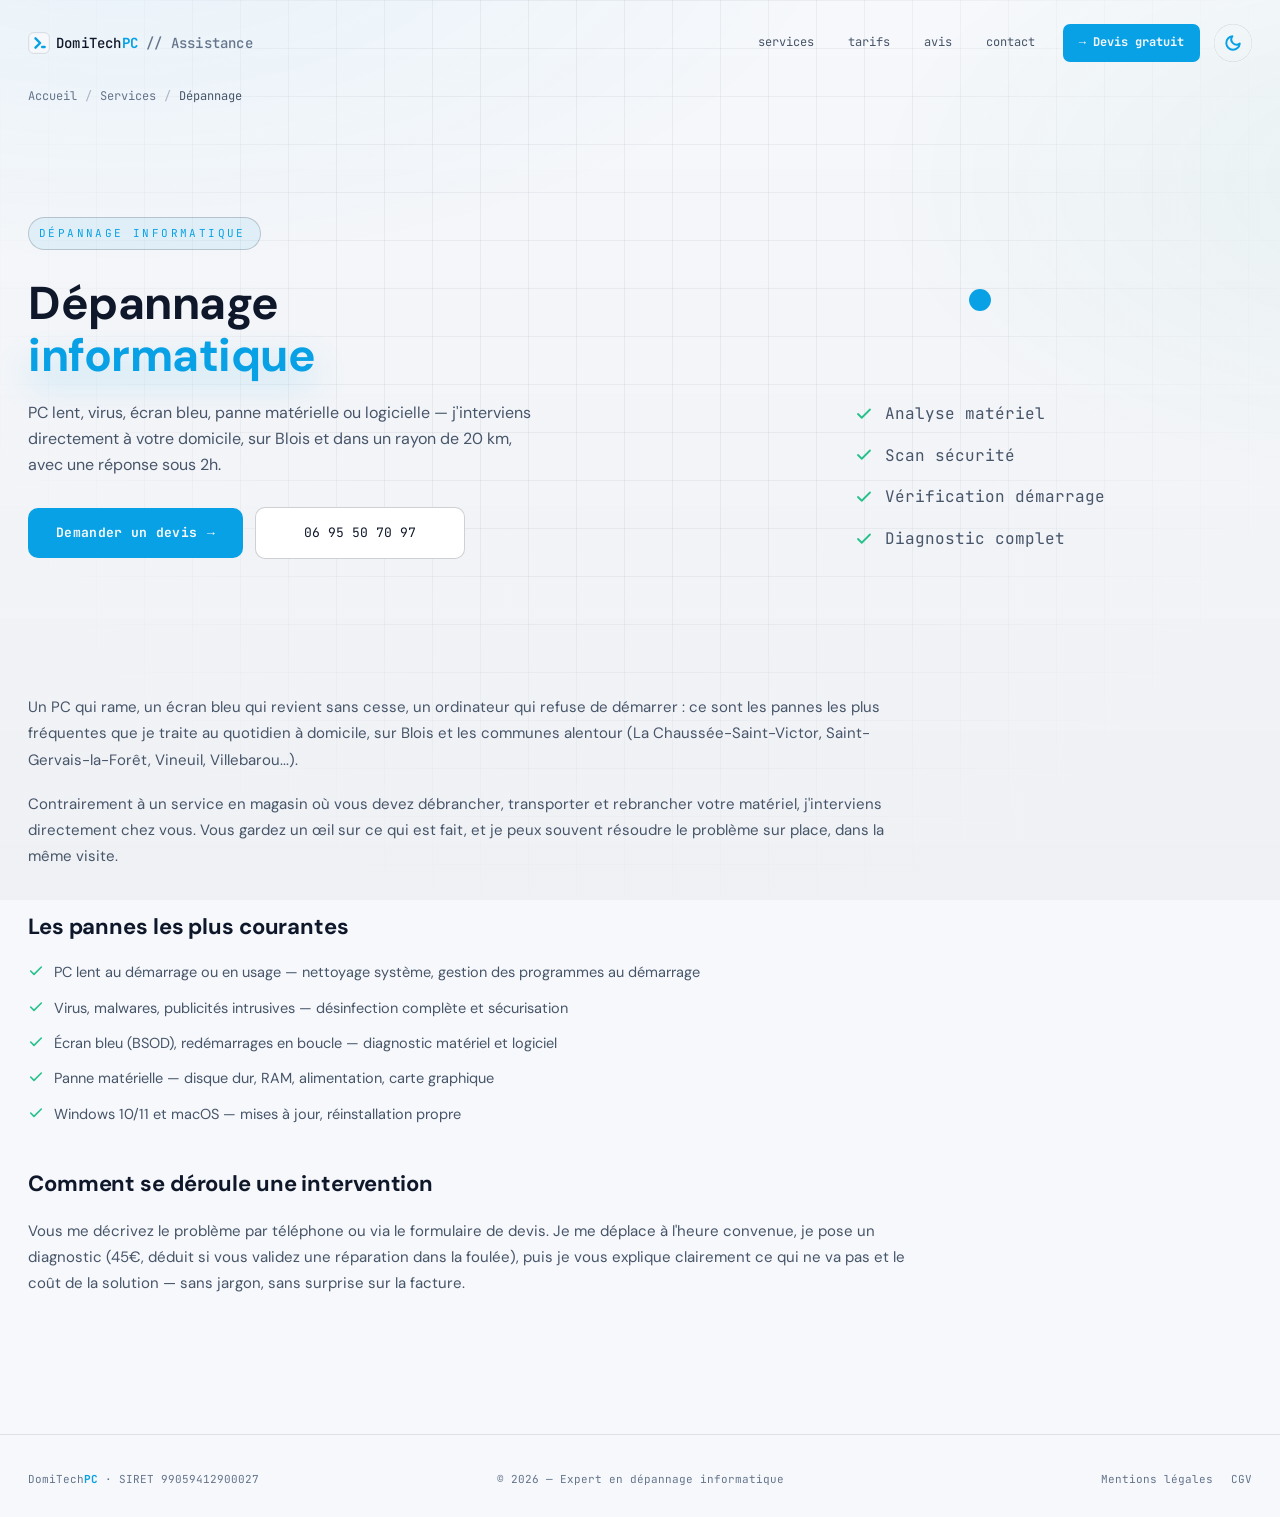
<file: depannage-informatique-blois.html>
<!DOCTYPE html>
<html lang="fr">
<head>
<meta charset="UTF-8">
<meta name="viewport" content="width=device-width, initial-scale=1.0">
<script>
(function(){
  var h = document.documentElement;
  try{
    var t = localStorage.getItem('dtpc-theme');
    if(!t){ t = window.matchMedia('(prefers-color-scheme: light)').matches ? 'light' : 'dark'; }
    if(t === 'light'){ h.setAttribute('data-theme','light'); }
  }catch(e){}
  // Active le masquage des blocs "reveal au scroll" seulement si JS tourne.
  h.className += (h.className ? ' ' : '') + 'js-reveal';
  // Detection tactile fiable, independante des media queries : certains
  // navigateurs integres declarent (hover:hover) a tort. Posee ici, avant le
  // premier rendu, pour qu'aucun etat de survol ne s'applique au doigt.
  if (navigator.maxTouchPoints > 0 || 'ontouchstart' in window) {
    h.className += ' is-touch';
  }
  // Filet de securite : si main.js n'a pas demarre au bout de 2,5 s
  // (reseau lent, 404, blocage), on affiche tout plutot que de laisser une page vide.
  setTimeout(function(){
    if(!window.__dtpcReady) h.className = h.className.replace(/\bjs-reveal\b/, '');
  }, 2500);
})();
</script>
<meta name="description" content="Dépannage informatique à domicile à Blois et alentours (20 km) : PC lent, virus, écran bleu, panne matérielle. Diagnostic 45€, intervention rapide, devis gratuit.">
<title>Dépannage informatique – PC lent, virus, panne | DomiTechPC</title>
<link rel="canonical" href="https://www.domitechpc.fr/depannage-informatique-blois.html">
<link rel="icon" type="image/png" href="/favicon.png" sizes="48x48">
<link rel="apple-touch-icon" href="/favicon-180.png">
<link rel="preload" href="/assets/fonts/dm-sans-latin-400-normal.woff2" as="font" type="font/woff2" crossorigin>
<link rel="preload" href="/assets/fonts/dm-sans-latin-700-normal.woff2" as="font" type="font/woff2" crossorigin>
<link rel="preload" href="/assets/fonts/jetbrains-mono-latin-400-normal.woff2" as="font" type="font/woff2" crossorigin>
<link rel="stylesheet" href="/assets/style.css?v=121">
<script type="application/ld+json">
{
  "@context": "https://schema.org",
  "@type": "Service",
  "serviceType": "Dépannage informatique",
  "provider": {
    "@type": "LocalBusiness",
    "name": "DomiTechPC Assistance",
    "telephone": "+33695507097",
    "address": {
      "@type": "PostalAddress",
      "addressLocality": "Blois",
      "postalCode": "41000",
      "addressCountry": "FR"
    }
  },
  "areaServed": {
    "@type": "GeoCircle",
    "geoMidpoint": { "@type": "GeoCoordinates", "latitude": 47.5861, "longitude": 1.3359 },
    "geoRadius": "20000"
  },
  "url": "https://www.domitechpc.fr/depannage-informatique-blois.html"
}
</script>
<script type="application/ld+json">
{
  "@context": "https://schema.org",
  "@type": "BreadcrumbList",
  "itemListElement": [
    { "@type": "ListItem", "position": 1, "name": "Accueil", "item": "https://www.domitechpc.fr/" },
    { "@type": "ListItem", "position": 2, "name": "Services", "item": "https://www.domitechpc.fr/#services" },
    { "@type": "ListItem", "position": 3, "name": "Dépannage", "item": "https://www.domitechpc.fr/depannage-informatique-blois.html" }
  ]
}
</script>
</head>
<body>

<div class="scroll-progress"><div class="scroll-progress-bar" id="scrollBar"></div></div>

<div class="mobile-menu-backdrop" id="mobileMenuBackdrop" onclick="closeMobileMenu()"></div>
<div class="mobile-menu" id="mobileMenu">
  <div class="mm-head">
    <div class="mm-brand">
      <span class="mm-brand-chip logo-glyph">
        <svg viewBox="0 0 48 48" aria-hidden="true">
          <rect class="lg-bg" x="1.5" y="1.5" width="45" height="45" rx="10.56" stroke-width="1.3"/>
          <path class="lg-mark" d="M16.32 13.92 L26.4 24 L16.32 34.08" fill="none" stroke-width="5.28" stroke-linecap="round" stroke-linejoin="round"/>
          <rect class="lg-cursor" x="28.32" y="29.95" width="10.56" height="5.28" rx="2.64"/>
        </svg>
      </span>
      <div class="mm-brand-text">
        <span class="logo-text-mobile">DomiTech<strong>PC</strong></span>
        <span class="mm-brand-sub">Dépannage & dev web — Blois</span>
      </div>
    </div>
    <button class="mobile-close" onclick="closeMobileMenu()" aria-label="Fermer"><svg viewBox="0 0 24 24" width="16" height="16" fill="none" stroke="currentColor" stroke-width="2" stroke-linecap="round"><line x1="18" y1="6" x2="6" y2="18"/><line x1="6" y1="6" x2="18" y2="18"/></svg></button>
  </div>
  <nav class="mm-links">
    <a class="mm-link mm-services-trigger" id="mmServicesTrigger" role="button" tabindex="0" aria-expanded="false" aria-controls="mmSubServices" onclick="toggleMobileServices()"><span class="mm-label">Services</span><svg class="mm-services-chevron" viewBox="0 0 24 24" fill="none" stroke="currentColor" stroke-width="2.4" stroke-linecap="round" stroke-linejoin="round"><polyline points="6 9 12 15 18 9"/></svg></a>
    <div class="mm-submenu" id="mmSubServices"><div class="mm-submenu-inner">
          <a href="/depannage-informatique-blois.html" onclick="closeMobileMenu()">Dépannage informatique</a>
          <a href="/recuperation-donnees-blois.html" onclick="closeMobileMenu()">Récupération de données</a>
          <a href="/nettoyage-securite-pc-blois.html" onclick="closeMobileMenu()">Nettoyage & Sécurité</a>
          <a href="/developpement-web-blois.html" onclick="closeMobileMenu()">Développement web</a>
          <a href="/creation-site-internet-blois.html" onclick="closeMobileMenu()">Site web personnalisé</a>
          <a href="/applications-metier-blois.html" onclick="closeMobileMenu()">Applications & outils métier</a>
    </div></div>
    <a href="/index.html#tarifs" class="mm-link" onclick="closeMobileMenu()"><span class="mm-label">Tarifs</span><span class="mm-arrow">→</span></a>
    <a href="/index.html#avis" class="mm-link" onclick="closeMobileMenu()"><span class="mm-label">Avis</span><span class="mm-arrow">→</span></a>
    <a href="/index.html#contact" class="mm-link" onclick="closeMobileMenu()"><span class="mm-label">Contact</span><span class="mm-arrow">→</span></a>
  </nav>
  <div class="mm-foot">
    <div class="mm-foot-row">
      <a href="tel:+33695507097" class="mm-quick"><svg width="14" height="14" viewBox="0 0 24 24" fill="none" stroke="currentColor" stroke-width="2" stroke-linecap="round" stroke-linejoin="round"><path d="M22 16.92v3a2 2 0 0 1-2.18 2 19.79 19.79 0 0 1-8.63-3.07 19.5 19.5 0 0 1-6-6 19.79 19.79 0 0 1-3.07-8.67A2 2 0 0 1 4.11 2h3a2 2 0 0 1 2 1.72 12.84 12.84 0 0 0 .7 2.81 2 2 0 0 1-.45 2.11L8.09 9.91a16 16 0 0 0 6 6l1.27-1.27a2 2 0 0 1 2.11-.45 12.84 12.84 0 0 0 2.81.7A2 2 0 0 1 22 16.92z"/></svg> 06 95 50 70 97</a>
      <a href="#" class="mm-quick" onclick="event.preventDefault();copyEmail()"><svg width="14" height="14" viewBox="0 0 24 24" fill="none" stroke="currentColor" stroke-width="2" stroke-linecap="round" stroke-linejoin="round"><rect x="2" y="4" width="20" height="16" rx="2"/><path d="M22 7 12 13 2 7"/></svg> Email</a>
    </div>
  </div>
</div>

<div class="copy-toast" id="copyToast" style="display:flex;align-items:center;gap:8px"><svg viewBox="0 0 24 24" width="13" height="13" fill="none" stroke="currentColor" stroke-width="3" stroke-linecap="round" stroke-linejoin="round" style="flex-shrink:0;vertical-align:-1px;margin-right:2px"><polyline points="20 6 9 17 4 12"/></svg> E-mail copié !</div>

<div class="nav-outer">
  <nav>
    <a href="/index.html" class="logo">
      <span class="logo-glyph">
        <svg viewBox="0 0 48 48" aria-hidden="true">
          <rect class="lg-bg" x="1.5" y="1.5" width="45" height="45" rx="10.56" stroke-width="1.3"/>
          <path class="lg-mark" d="M16.32 13.92 L26.4 24 L16.32 34.08" fill="none" stroke-width="5.28" stroke-linecap="round" stroke-linejoin="round"/>
          <rect class="lg-cursor" x="28.32" y="29.95" width="10.56" height="5.28" rx="2.64"/>
        </svg>
      </span>
      <span class="logo-text">DomiTech<strong>PC</strong><span style="color:var(--text3)"> // Assistance</span></span>
    </a>
    <div class="nav-links">
      <div class="nav-item-dd">
        <span class="nav-dd-trigger" tabindex="0">services <svg viewBox="0 0 24 24" fill="none" stroke="currentColor" stroke-width="2.4" stroke-linecap="round" stroke-linejoin="round"><polyline points="6 9 12 15 18 9"/></svg></span>
        <div class="nav-dropdown">
        <a href="/depannage-informatique-blois.html" aria-current="page"><svg viewBox="0 0 24 24" fill="none" stroke="currentColor" stroke-width="2" stroke-linecap="round" stroke-linejoin="round"><rect x="2" y="4" width="20" height="13" rx="2"/><line x1="8" y1="21" x2="16" y2="21"/><line x1="12" y1="17" x2="12" y2="21"/></svg>Dépannage informatique</a>
        <a href="/recuperation-donnees-blois.html"><svg viewBox="0 0 24 24" fill="none" stroke="currentColor" stroke-width="2" stroke-linecap="round" stroke-linejoin="round"><ellipse cx="12" cy="5" rx="9" ry="3"/><path d="M21 12c0 1.66-4 3-9 3s-9-1.34-9-3"/><path d="M3 5v14c0 1.66 4 3 9 3s9-1.34 9-3V5"/></svg>Récupération de données</a>
        <a href="/nettoyage-securite-pc-blois.html"><svg viewBox="0 0 24 24" fill="none" stroke="currentColor" stroke-width="2" stroke-linecap="round" stroke-linejoin="round"><rect x="3" y="11" width="18" height="11" rx="2"/><path d="M7 11V7a5 5 0 0 1 10 0v4"/></svg>Nettoyage & Sécurité</a>
        <a href="/developpement-web-blois.html"><svg viewBox="0 0 24 24" fill="none" stroke="currentColor" stroke-width="2" stroke-linecap="round" stroke-linejoin="round"><polyline points="16 18 22 12 16 6"/><polyline points="8 6 2 12 8 18"/></svg>Développement web</a>
        <a href="/creation-site-internet-blois.html"><svg viewBox="0 0 24 24" fill="none" stroke="currentColor" stroke-width="2" stroke-linecap="round" stroke-linejoin="round"><circle cx="12" cy="12" r="10"/><line x1="2" y1="12" x2="22" y2="12"/><path d="M12 2a15.3 15.3 0 0 1 4 10 15.3 15.3 0 0 1-4 10 15.3 15.3 0 0 1-4-10 15.3 15.3 0 0 1 4-10z"/></svg>Site web personnalisé</a>
        <a href="/applications-metier-blois.html"><svg viewBox="0 0 24 24" fill="none" stroke="currentColor" stroke-width="2" stroke-linecap="round" stroke-linejoin="round"><rect x="2" y="2" width="20" height="8" rx="2"/><rect x="2" y="14" width="20" height="8" rx="2"/><line x1="6" y1="6" x2="6.01" y2="6"/><line x1="6" y1="18" x2="6.01" y2="18"/></svg>Applications & outils métier</a>
        </div>
      </div>
      <a href="/index.html#tarifs">tarifs</a>
      <a href="/index.html#avis">avis</a>
      <a href="/index.html#contact">contact</a>
      <a href="/index.html?prestation=depannage#devis-form" class="nav-cta">→ Devis gratuit</a>
      <button class="theme-toggle" id="themeToggle" aria-label="Activer le thème clair" onclick="toggleTheme()">
        <svg class="icon-sun" viewBox="0 0 24 24" fill="none" stroke="currentColor" stroke-width="2.6" stroke-linecap="round" stroke-linejoin="round"><circle cx="12" cy="12" r="4.2"/><path d="M12 2v2M12 20v2M4.93 4.93l1.41 1.41M17.66 17.66l1.41 1.41M2 12h2M20 12h2M6.34 17.66l-1.41 1.41M19.07 4.93l-1.41 1.41"/></svg>
        <svg class="icon-moon" viewBox="0 0 24 24" fill="none" stroke="currentColor" stroke-width="2.6" stroke-linecap="round" stroke-linejoin="round"><path d="M21 12.79A9 9 0 1 1 11.21 3 7 7 0 0 0 21 12.79z"/></svg>
      </button>
    </div>
    <button class="hamburger" id="hamburger" aria-label="Menu" onclick="toggleMobileMenu()">
      <span></span><span></span><span></span>
    </button>
  </nav>
</div>

<div class="wrap">
  <div class="breadcrumb rise-in">
    <a href="/index.html">Accueil</a><span class="sep">/</span><a href="/index.html#services">Services</a><span class="sep">/</span><span class="current">Dépannage</span>
  </div>

  <section class="svc-hero rise-in rise-in--d1">
    <div class="hero-text">
      <span class="hero-kicker">Dépannage informatique</span>
      <h1 class="svc-h1">Dépannage<br><span class="glow">informatique</span></h1>
      <p class="svc-lede">PC lent, virus, écran bleu, panne matérielle ou logicielle — j'interviens directement à votre domicile, sur Blois et dans un rayon de 20 km, avec une réponse sous 2h.</p>
      <div class="cta-group">
        <a href="/index.html?prestation=depannage#devis-form" class="btn-primary"><span>Demander un devis</span><span class="arrow">→</span></a>
        <a href="tel:+33695507097" class="btn-ghost">06 95 50 70 97</a>
      </div>
    </div>
    <div class="hero-visual">
      <div class="vis-bare">
<div class="vis-diag">
          <div class="vis-diag-rings"><svg viewBox="0 0 96 96">
            <circle class="vis-diag-ring" cx="48" cy="48" r="20"/>
            <circle class="vis-diag-ring" cx="48" cy="48" r="20"/>
            <circle class="vis-diag-ring" cx="48" cy="48" r="20"/>
            <circle class="vis-diag-dot" cx="48" cy="48" r="7"/>
          </svg></div>
          <div class="vis-diag-list">
            <div class="vis-diag-item"><svg viewBox="0 0 24 24" fill="none" stroke="currentColor" stroke-width="2.4" stroke-linecap="round" stroke-linejoin="round"><polyline points="20 6 9 17 4 12"/></svg>Analyse matériel</div>
            <div class="vis-diag-item"><svg viewBox="0 0 24 24" fill="none" stroke="currentColor" stroke-width="2.4" stroke-linecap="round" stroke-linejoin="round"><polyline points="20 6 9 17 4 12"/></svg>Scan sécurité</div>
            <div class="vis-diag-item"><svg viewBox="0 0 24 24" fill="none" stroke="currentColor" stroke-width="2.4" stroke-linecap="round" stroke-linejoin="round"><polyline points="20 6 9 17 4 12"/></svg>Vérification démarrage</div>
            <div class="vis-diag-item"><svg viewBox="0 0 24 24" fill="none" stroke="currentColor" stroke-width="2.4" stroke-linecap="round" stroke-linejoin="round"><polyline points="20 6 9 17 4 12"/></svg>Diagnostic complet</div>
          </div>
        </div>
        </div>
    </div>
  </section>
</div>

<div class="section-band">
  <div class="wrap">
    <div class="svc-body svc-body--full">

      <p>Un PC qui rame, un écran bleu qui revient sans cesse, un ordinateur qui refuse de démarrer : ce sont les pannes les plus fréquentes que je traite au quotidien à domicile, sur Blois et les communes alentour (La Chaussée-Saint-Victor, Saint-Gervais-la-Forêt, Vineuil, Villebarou...).</p>
      <p>Contrairement à un service en magasin où vous devez débrancher, transporter et rebrancher votre matériel, j'interviens directement chez vous. Vous gardez un œil sur ce qui est fait, et je peux souvent résoudre le problème sur place, dans la même visite.</p>
      <h2>Les pannes les plus courantes</h2>
      <ul>
        <li><svg viewBox="0 0 24 24" fill="none" stroke="currentColor" stroke-width="2.4" stroke-linecap="round" stroke-linejoin="round"><polyline points="20 6 9 17 4 12"/></svg> PC lent au démarrage ou en usage — nettoyage système, gestion des programmes au démarrage</li>
        <li><svg viewBox="0 0 24 24" fill="none" stroke="currentColor" stroke-width="2.4" stroke-linecap="round" stroke-linejoin="round"><polyline points="20 6 9 17 4 12"/></svg> Virus, malwares, publicités intrusives — désinfection complète et sécurisation</li>
        <li><svg viewBox="0 0 24 24" fill="none" stroke="currentColor" stroke-width="2.4" stroke-linecap="round" stroke-linejoin="round"><polyline points="20 6 9 17 4 12"/></svg> Écran bleu (BSOD), redémarrages en boucle — diagnostic matériel et logiciel</li>
        <li><svg viewBox="0 0 24 24" fill="none" stroke="currentColor" stroke-width="2.4" stroke-linecap="round" stroke-linejoin="round"><polyline points="20 6 9 17 4 12"/></svg> Panne matérielle — disque dur, RAM, alimentation, carte graphique</li>
        <li><svg viewBox="0 0 24 24" fill="none" stroke="currentColor" stroke-width="2.4" stroke-linecap="round" stroke-linejoin="round"><polyline points="20 6 9 17 4 12"/></svg> Windows 10/11 et macOS — mises à jour, réinstallation propre</li>
      </ul>
      <h2>Comment se déroule une intervention</h2>
      <p>Vous me décrivez le problème par téléphone ou via le formulaire de devis. Je me déplace à l'heure convenue, je pose un diagnostic (45€, déduit si vous validez une réparation dans la foulée), puis je vous explique clairement ce qui ne va pas et le coût de la solution — sans jargon, sans surprise sur la facture.</p>
    
    </div>
  </div>
</div>

<a href="/index.html?prestation=depannage#devis-form" class="fab-devis" id="fabDevis"><span class="d"></span> Devis gratuit →</a>

<div class="footer-outer">
  <footer>
    <div class="foot-brand"><span>DomiTech<strong>PC</strong> · SIRET 99059412900027</span></div>
    <div class="foot-mid">&copy; 2026 — Expert en dépannage informatique</div>
    <div class="foot-links">
      <a href="/index.html#mentions-legales">Mentions légales</a>
      <a href="/index.html#cgv">CGV</a>
    </div>
  </footer>
</div>

<script src="/assets/main.js?v=114"></script>
</body>
</html>
</file>
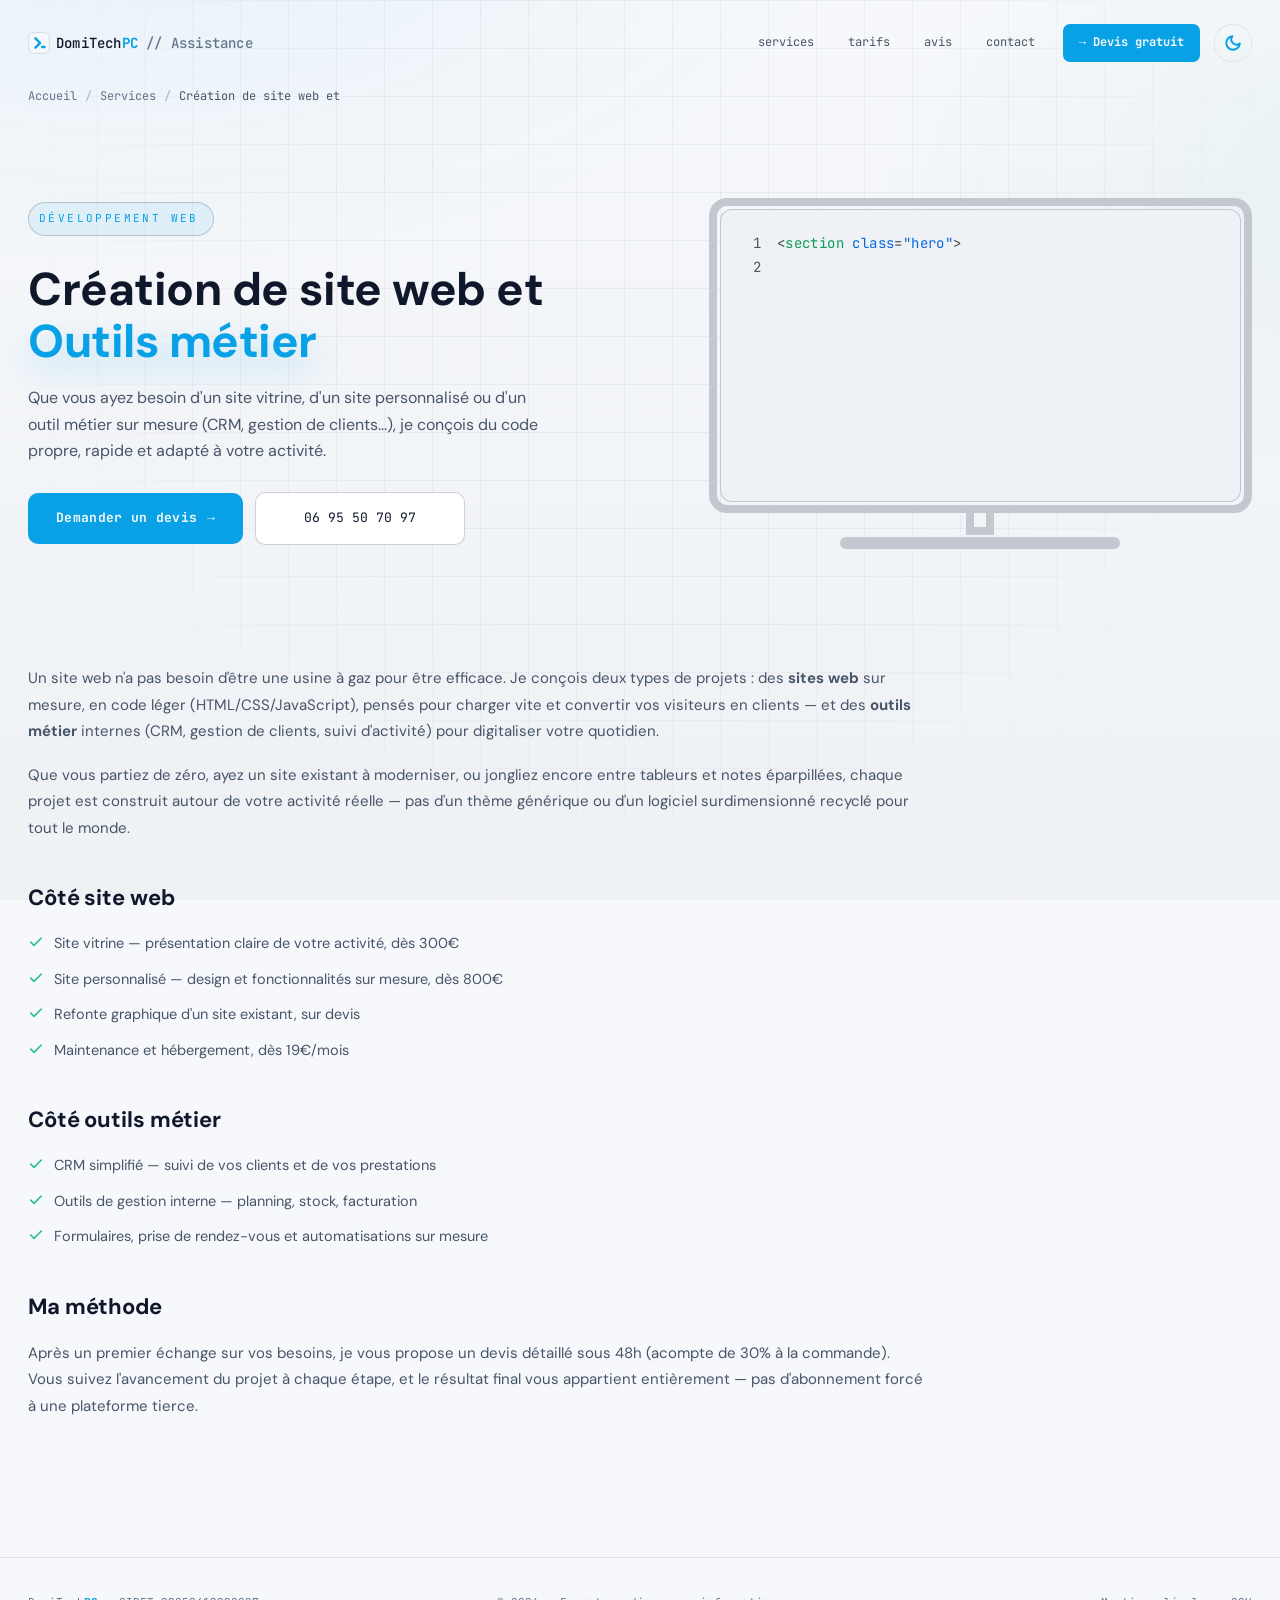
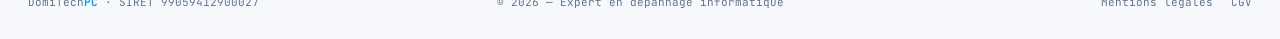
<file: developpement-web-blois.html>
<!DOCTYPE html>
<html lang="fr">
<head>
<meta charset="UTF-8">
<meta name="viewport" content="width=device-width, initial-scale=1.0">
<script>
(function(){
  var h = document.documentElement;
  try{
    var t = localStorage.getItem('dtpc-theme');
    if(!t){ t = window.matchMedia('(prefers-color-scheme: light)').matches ? 'light' : 'dark'; }
    if(t === 'light'){ h.setAttribute('data-theme','light'); }
  }catch(e){}
  // Active le masquage des blocs "reveal au scroll" seulement si JS tourne.
  h.className += (h.className ? ' ' : '') + 'js-reveal';
  // Detection tactile fiable, independante des media queries : certains
  // navigateurs integres declarent (hover:hover) a tort. Posee ici, avant le
  // premier rendu, pour qu'aucun etat de survol ne s'applique au doigt.
  if (navigator.maxTouchPoints > 0 || 'ontouchstart' in window) {
    h.className += ' is-touch';
  }
  // Filet de securite : si main.js n'a pas demarre au bout de 2,5 s
  // (reseau lent, 404, blocage), on affiche tout plutot que de laisser une page vide.
  setTimeout(function(){
    if(!window.__dtpcReady) h.className = h.className.replace(/\bjs-reveal\b/, '');
  }, 2500);
})();
</script>
<meta name="description" content="Développeur web à Blois : sites vitrines dès 300€, sites personnalisés dès 800€, refonte graphique. Code propre, rapide, sans usine à gaz. Devis gratuit.">
<title>Création de site web – Sites vitrines & sur mesure | DomiTechPC</title>
<link rel="canonical" href="https://www.domitechpc.fr/developpement-web-blois.html">
<link rel="icon" type="image/png" href="/favicon.png" sizes="48x48">
<link rel="apple-touch-icon" href="/favicon-180.png">
<link rel="preload" href="/assets/fonts/dm-sans-latin-400-normal.woff2" as="font" type="font/woff2" crossorigin>
<link rel="preload" href="/assets/fonts/dm-sans-latin-700-normal.woff2" as="font" type="font/woff2" crossorigin>
<link rel="preload" href="/assets/fonts/jetbrains-mono-latin-400-normal.woff2" as="font" type="font/woff2" crossorigin>
<link rel="stylesheet" href="/assets/style.css?v=121">
<script type="application/ld+json">
{
  "@context": "https://schema.org",
  "@type": "Service",
  "serviceType": "Développement web",
  "provider": {
    "@type": "LocalBusiness",
    "name": "DomiTechPC Assistance",
    "telephone": "+33695507097",
    "address": {
      "@type": "PostalAddress",
      "addressLocality": "Blois",
      "postalCode": "41000",
      "addressCountry": "FR"
    }
  },
  "areaServed": {
    "@type": "GeoCircle",
    "geoMidpoint": { "@type": "GeoCoordinates", "latitude": 47.5861, "longitude": 1.3359 },
    "geoRadius": "20000"
  },
  "url": "https://www.domitechpc.fr/developpement-web-blois.html"
}
</script>
<script type="application/ld+json">
{
  "@context": "https://schema.org",
  "@type": "BreadcrumbList",
  "itemListElement": [
    { "@type": "ListItem", "position": 1, "name": "Accueil", "item": "https://www.domitechpc.fr/" },
    { "@type": "ListItem", "position": 2, "name": "Services", "item": "https://www.domitechpc.fr/#services" },
    { "@type": "ListItem", "position": 3, "name": "Création de site web et", "item": "https://www.domitechpc.fr/developpement-web-blois.html" }
  ]
}
</script>
</head>
<body>

<div class="scroll-progress"><div class="scroll-progress-bar" id="scrollBar"></div></div>

<div class="mobile-menu-backdrop" id="mobileMenuBackdrop" onclick="closeMobileMenu()"></div>
<div class="mobile-menu" id="mobileMenu">
  <div class="mm-head">
    <div class="mm-brand">
      <span class="mm-brand-chip logo-glyph">
        <svg viewBox="0 0 48 48" aria-hidden="true">
          <rect class="lg-bg" x="1.5" y="1.5" width="45" height="45" rx="10.56" stroke-width="1.3"/>
          <path class="lg-mark" d="M16.32 13.92 L26.4 24 L16.32 34.08" fill="none" stroke-width="5.28" stroke-linecap="round" stroke-linejoin="round"/>
          <rect class="lg-cursor" x="28.32" y="29.95" width="10.56" height="5.28" rx="2.64"/>
        </svg>
      </span>
      <div class="mm-brand-text">
        <span class="logo-text-mobile">DomiTech<strong>PC</strong></span>
        <span class="mm-brand-sub">Dépannage & dev web — Blois</span>
      </div>
    </div>
    <button class="mobile-close" onclick="closeMobileMenu()" aria-label="Fermer"><svg viewBox="0 0 24 24" width="16" height="16" fill="none" stroke="currentColor" stroke-width="2" stroke-linecap="round"><line x1="18" y1="6" x2="6" y2="18"/><line x1="6" y1="6" x2="18" y2="18"/></svg></button>
  </div>
  <nav class="mm-links">
    <a class="mm-link mm-services-trigger" id="mmServicesTrigger" role="button" tabindex="0" aria-expanded="false" aria-controls="mmSubServices" onclick="toggleMobileServices()"><span class="mm-label">Services</span><svg class="mm-services-chevron" viewBox="0 0 24 24" fill="none" stroke="currentColor" stroke-width="2.4" stroke-linecap="round" stroke-linejoin="round"><polyline points="6 9 12 15 18 9"/></svg></a>
    <div class="mm-submenu" id="mmSubServices"><div class="mm-submenu-inner">
          <a href="/depannage-informatique-blois.html" onclick="closeMobileMenu()">Dépannage informatique</a>
          <a href="/recuperation-donnees-blois.html" onclick="closeMobileMenu()">Récupération de données</a>
          <a href="/nettoyage-securite-pc-blois.html" onclick="closeMobileMenu()">Nettoyage & Sécurité</a>
          <a href="/developpement-web-blois.html" onclick="closeMobileMenu()">Développement web</a>
          <a href="/creation-site-internet-blois.html" onclick="closeMobileMenu()">Site web personnalisé</a>
          <a href="/applications-metier-blois.html" onclick="closeMobileMenu()">Applications & outils métier</a>
    </div></div>
    <a href="/index.html#tarifs" class="mm-link" onclick="closeMobileMenu()"><span class="mm-label">Tarifs</span><span class="mm-arrow">→</span></a>
    <a href="/index.html#avis" class="mm-link" onclick="closeMobileMenu()"><span class="mm-label">Avis</span><span class="mm-arrow">→</span></a>
    <a href="/index.html#contact" class="mm-link" onclick="closeMobileMenu()"><span class="mm-label">Contact</span><span class="mm-arrow">→</span></a>
  </nav>
  <div class="mm-foot">
    <div class="mm-foot-row">
      <a href="tel:+33695507097" class="mm-quick"><svg width="14" height="14" viewBox="0 0 24 24" fill="none" stroke="currentColor" stroke-width="2" stroke-linecap="round" stroke-linejoin="round"><path d="M22 16.92v3a2 2 0 0 1-2.18 2 19.79 19.79 0 0 1-8.63-3.07 19.5 19.5 0 0 1-6-6 19.79 19.79 0 0 1-3.07-8.67A2 2 0 0 1 4.11 2h3a2 2 0 0 1 2 1.72 12.84 12.84 0 0 0 .7 2.81 2 2 0 0 1-.45 2.11L8.09 9.91a16 16 0 0 0 6 6l1.27-1.27a2 2 0 0 1 2.11-.45 12.84 12.84 0 0 0 2.81.7A2 2 0 0 1 22 16.92z"/></svg> 06 95 50 70 97</a>
      <a href="#" class="mm-quick" onclick="event.preventDefault();copyEmail()"><svg width="14" height="14" viewBox="0 0 24 24" fill="none" stroke="currentColor" stroke-width="2" stroke-linecap="round" stroke-linejoin="round"><rect x="2" y="4" width="20" height="16" rx="2"/><path d="M22 7 12 13 2 7"/></svg> Email</a>
    </div>
  </div>
</div>

<div class="copy-toast" id="copyToast" style="display:flex;align-items:center;gap:8px"><svg viewBox="0 0 24 24" width="13" height="13" fill="none" stroke="currentColor" stroke-width="3" stroke-linecap="round" stroke-linejoin="round" style="flex-shrink:0;vertical-align:-1px;margin-right:2px"><polyline points="20 6 9 17 4 12"/></svg> E-mail copié !</div>

<div class="nav-outer">
  <nav>
    <a href="/index.html" class="logo">
      <span class="logo-glyph">
        <svg viewBox="0 0 48 48" aria-hidden="true">
          <rect class="lg-bg" x="1.5" y="1.5" width="45" height="45" rx="10.56" stroke-width="1.3"/>
          <path class="lg-mark" d="M16.32 13.92 L26.4 24 L16.32 34.08" fill="none" stroke-width="5.28" stroke-linecap="round" stroke-linejoin="round"/>
          <rect class="lg-cursor" x="28.32" y="29.95" width="10.56" height="5.28" rx="2.64"/>
        </svg>
      </span>
      <span class="logo-text">DomiTech<strong>PC</strong><span style="color:var(--text3)"> // Assistance</span></span>
    </a>
    <div class="nav-links">
      <div class="nav-item-dd">
        <span class="nav-dd-trigger" tabindex="0">services <svg viewBox="0 0 24 24" fill="none" stroke="currentColor" stroke-width="2.4" stroke-linecap="round" stroke-linejoin="round"><polyline points="6 9 12 15 18 9"/></svg></span>
        <div class="nav-dropdown">
        <a href="/depannage-informatique-blois.html"><svg viewBox="0 0 24 24" fill="none" stroke="currentColor" stroke-width="2" stroke-linecap="round" stroke-linejoin="round"><rect x="2" y="4" width="20" height="13" rx="2"/><line x1="8" y1="21" x2="16" y2="21"/><line x1="12" y1="17" x2="12" y2="21"/></svg>Dépannage informatique</a>
        <a href="/recuperation-donnees-blois.html"><svg viewBox="0 0 24 24" fill="none" stroke="currentColor" stroke-width="2" stroke-linecap="round" stroke-linejoin="round"><ellipse cx="12" cy="5" rx="9" ry="3"/><path d="M21 12c0 1.66-4 3-9 3s-9-1.34-9-3"/><path d="M3 5v14c0 1.66 4 3 9 3s9-1.34 9-3V5"/></svg>Récupération de données</a>
        <a href="/nettoyage-securite-pc-blois.html"><svg viewBox="0 0 24 24" fill="none" stroke="currentColor" stroke-width="2" stroke-linecap="round" stroke-linejoin="round"><rect x="3" y="11" width="18" height="11" rx="2"/><path d="M7 11V7a5 5 0 0 1 10 0v4"/></svg>Nettoyage & Sécurité</a>
        <a href="/developpement-web-blois.html" aria-current="page"><svg viewBox="0 0 24 24" fill="none" stroke="currentColor" stroke-width="2" stroke-linecap="round" stroke-linejoin="round"><polyline points="16 18 22 12 16 6"/><polyline points="8 6 2 12 8 18"/></svg>Développement web</a>
        <a href="/creation-site-internet-blois.html"><svg viewBox="0 0 24 24" fill="none" stroke="currentColor" stroke-width="2" stroke-linecap="round" stroke-linejoin="round"><circle cx="12" cy="12" r="10"/><line x1="2" y1="12" x2="22" y2="12"/><path d="M12 2a15.3 15.3 0 0 1 4 10 15.3 15.3 0 0 1-4 10 15.3 15.3 0 0 1-4-10 15.3 15.3 0 0 1 4-10z"/></svg>Site web personnalisé</a>
        <a href="/applications-metier-blois.html"><svg viewBox="0 0 24 24" fill="none" stroke="currentColor" stroke-width="2" stroke-linecap="round" stroke-linejoin="round"><rect x="2" y="2" width="20" height="8" rx="2"/><rect x="2" y="14" width="20" height="8" rx="2"/><line x1="6" y1="6" x2="6.01" y2="6"/><line x1="6" y1="18" x2="6.01" y2="18"/></svg>Applications & outils métier</a>
        </div>
      </div>
      <a href="/index.html#tarifs">tarifs</a>
      <a href="/index.html#avis">avis</a>
      <a href="/index.html#contact">contact</a>
      <a href="/index.html?prestation=developpement-web#devis-form" class="nav-cta">→ Devis gratuit</a>
      <button class="theme-toggle" id="themeToggle" aria-label="Activer le thème clair" onclick="toggleTheme()">
        <svg class="icon-sun" viewBox="0 0 24 24" fill="none" stroke="currentColor" stroke-width="2.6" stroke-linecap="round" stroke-linejoin="round"><circle cx="12" cy="12" r="4.2"/><path d="M12 2v2M12 20v2M4.93 4.93l1.41 1.41M17.66 17.66l1.41 1.41M2 12h2M20 12h2M6.34 17.66l-1.41 1.41M19.07 4.93l-1.41 1.41"/></svg>
        <svg class="icon-moon" viewBox="0 0 24 24" fill="none" stroke="currentColor" stroke-width="2.6" stroke-linecap="round" stroke-linejoin="round"><path d="M21 12.79A9 9 0 1 1 11.21 3 7 7 0 0 0 21 12.79z"/></svg>
      </button>
    </div>
    <button class="hamburger" id="hamburger" aria-label="Menu" onclick="toggleMobileMenu()">
      <span></span><span></span><span></span>
    </button>
  </nav>
</div>

<div class="wrap">
  <div class="breadcrumb rise-in">
    <a href="/index.html">Accueil</a><span class="sep">/</span><a href="/index.html#services">Services</a><span class="sep">/</span><span class="current">Création de site web et</span>
  </div>

  <section class="svc-hero rise-in rise-in--d1">
    <div class="hero-text">
      <span class="hero-kicker">Développement web</span>
      <h1 class="svc-h1">Création de site web et<br><span class="glow">Outils métier</span></h1>
      <p class="svc-lede">Que vous ayez besoin d'un site vitrine, d'un site personnalisé ou d'un outil métier sur mesure (CRM, gestion de clients...), je conçois du code propre, rapide et adapté à votre activité.</p>
      <div class="cta-group">
        <a href="/index.html?prestation=developpement-web#devis-form" class="btn-primary"><span>Demander un devis</span><span class="arrow">→</span></a>
        <a href="tel:+33695507097" class="btn-ghost">06 95 50 70 97</a>
      </div>
    </div>
    <div class="hero-visual">
      <div class="device-monitor-stand-wrap">
      <div class="device-monitor">
        <div class="device-monitor-screen"><div class="code-snippet">
        <div class="vscode-editor" id="devCodeEditor"></div>
      </div></div>
      </div>
      <div class="device-monitor-stand"></div>
      <div class="device-monitor-base"></div>
    </div>
    </div>
  </section>
</div>

<div class="section-band">
  <div class="wrap">
    <div class="svc-body svc-body--full">

      <p>Un site web n'a pas besoin d'être une usine à gaz pour être efficace. Je conçois deux types de projets : des <strong>sites web</strong> sur mesure, en code léger (HTML/CSS/JavaScript), pensés pour charger vite et convertir vos visiteurs en clients — et des <strong>outils métier</strong> internes (CRM, gestion de clients, suivi d'activité) pour digitaliser votre quotidien.</p>
      <p>Que vous partiez de zéro, ayez un site existant à moderniser, ou jongliez encore entre tableurs et notes éparpillées, chaque projet est construit autour de votre activité réelle — pas d'un thème générique ou d'un logiciel surdimensionné recyclé pour tout le monde.</p>
      <h2>Côté site web</h2>
      <ul>
        <li><svg viewBox="0 0 24 24" fill="none" stroke="currentColor" stroke-width="2.4" stroke-linecap="round" stroke-linejoin="round"><polyline points="20 6 9 17 4 12"/></svg> Site vitrine — présentation claire de votre activité, dès 300€</li>
        <li><svg viewBox="0 0 24 24" fill="none" stroke="currentColor" stroke-width="2.4" stroke-linecap="round" stroke-linejoin="round"><polyline points="20 6 9 17 4 12"/></svg> Site personnalisé — design et fonctionnalités sur mesure, dès 800€</li>
        <li><svg viewBox="0 0 24 24" fill="none" stroke="currentColor" stroke-width="2.4" stroke-linecap="round" stroke-linejoin="round"><polyline points="20 6 9 17 4 12"/></svg> Refonte graphique d'un site existant, sur devis</li>
        <li><svg viewBox="0 0 24 24" fill="none" stroke="currentColor" stroke-width="2.4" stroke-linecap="round" stroke-linejoin="round"><polyline points="20 6 9 17 4 12"/></svg> Maintenance et hébergement, dès 19€/mois</li>
      </ul>
      <h2>Côté outils métier</h2>
      <ul>
        <li><svg viewBox="0 0 24 24" fill="none" stroke="currentColor" stroke-width="2.4" stroke-linecap="round" stroke-linejoin="round"><polyline points="20 6 9 17 4 12"/></svg> CRM simplifié — suivi de vos clients et de vos prestations</li>
        <li><svg viewBox="0 0 24 24" fill="none" stroke="currentColor" stroke-width="2.4" stroke-linecap="round" stroke-linejoin="round"><polyline points="20 6 9 17 4 12"/></svg> Outils de gestion interne — planning, stock, facturation</li>
        <li><svg viewBox="0 0 24 24" fill="none" stroke="currentColor" stroke-width="2.4" stroke-linecap="round" stroke-linejoin="round"><polyline points="20 6 9 17 4 12"/></svg> Formulaires, prise de rendez-vous et automatisations sur mesure</li>
      </ul>
      <h2>Ma méthode</h2>
      <p>Après un premier échange sur vos besoins, je vous propose un devis détaillé sous 48h (acompte de 30% à la commande). Vous suivez l'avancement du projet à chaque étape, et le résultat final vous appartient entièrement — pas d'abonnement forcé à une plateforme tierce.</p>
    
    </div>
  </div>
</div>

<a href="/index.html?prestation=developpement-web#devis-form" class="fab-devis" id="fabDevis"><span class="d"></span> Devis gratuit →</a>

<div class="footer-outer">
  <footer>
    <div class="foot-brand"><span>DomiTech<strong>PC</strong> · SIRET 99059412900027</span></div>
    <div class="foot-mid">&copy; 2026 — Expert en dépannage informatique</div>
    <div class="foot-links">
      <a href="/index.html#mentions-legales">Mentions légales</a>
      <a href="/index.html#cgv">CGV</a>
    </div>
  </footer>
</div>

<script src="/assets/main.js?v=114"></script>
</body>
</html>
</file>
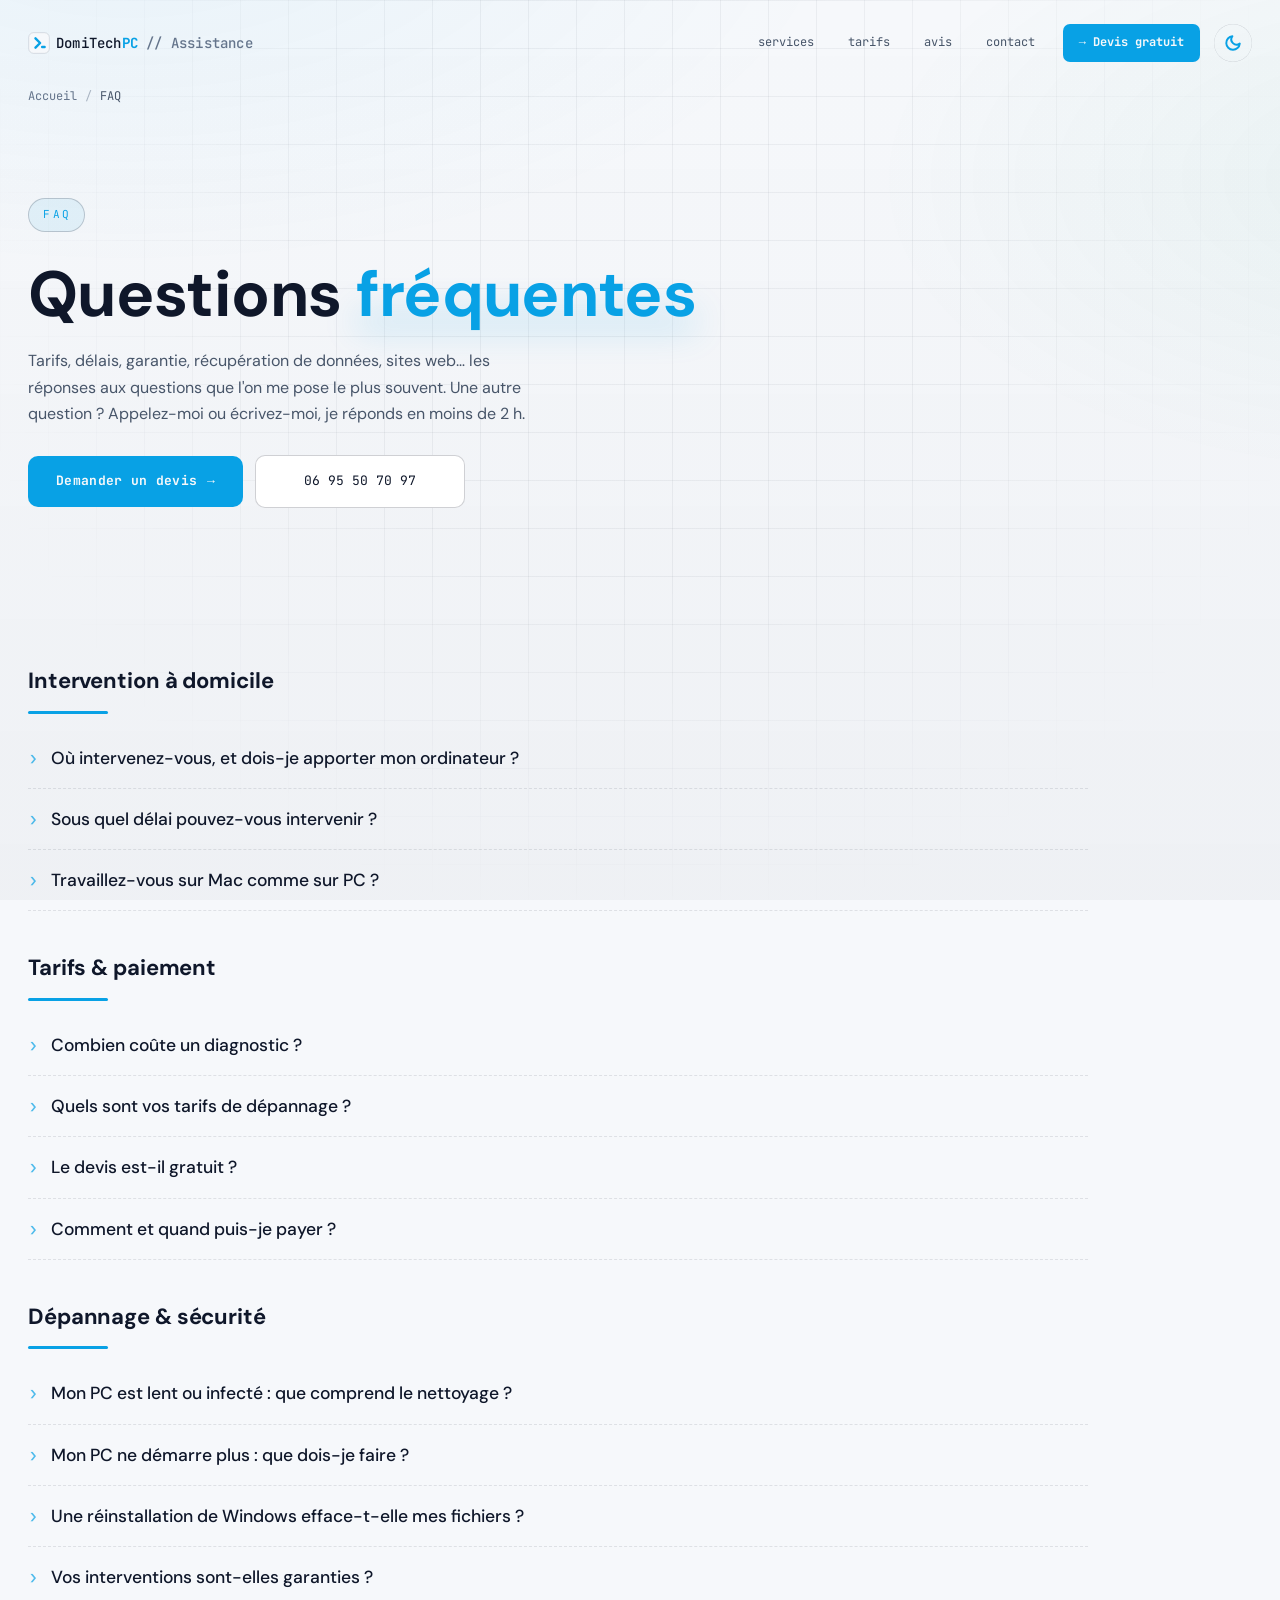
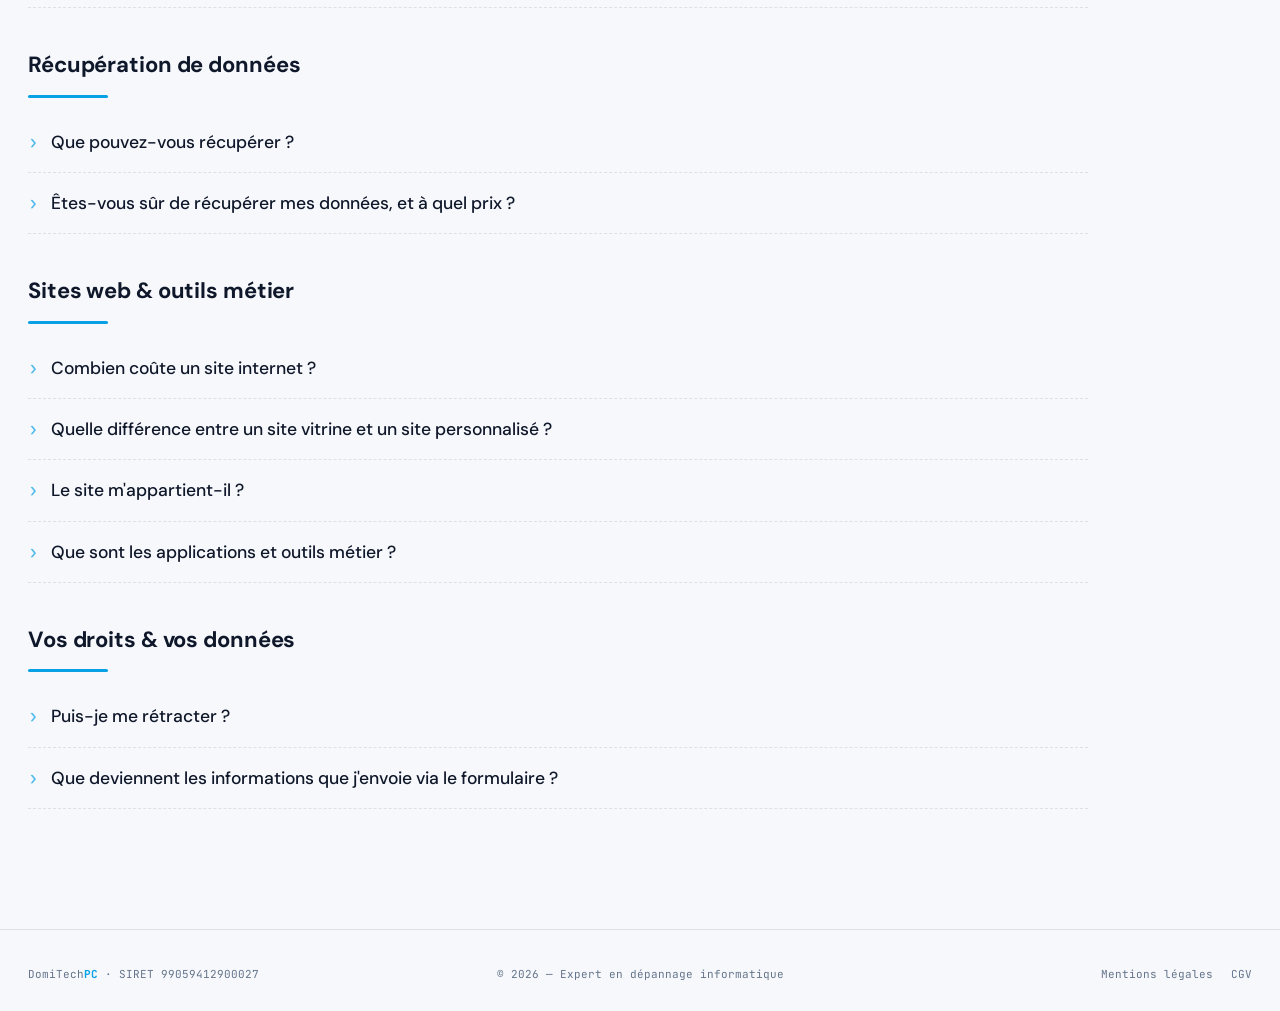
<file: faq-blois.html>
<!DOCTYPE html>
<html lang="fr">
<head>
<meta charset="UTF-8">
<meta name="viewport" content="width=device-width, initial-scale=1.0">
<script>
(function(){
  var h = document.documentElement;
  try{
    var t = localStorage.getItem('dtpc-theme');
    if(!t){ t = window.matchMedia('(prefers-color-scheme: light)').matches ? 'light' : 'dark'; }
    if(t === 'light'){ h.setAttribute('data-theme','light'); }
  }catch(e){}
  // Active le masquage des blocs "reveal au scroll" seulement si JS tourne.
  h.className += (h.className ? ' ' : '') + 'js-reveal';
  // Detection tactile fiable, independante des media queries : certains
  // navigateurs integres declarent (hover:hover) a tort. Posee ici, avant le
  // premier rendu, pour qu'aucun etat de survol ne s'applique au doigt.
  if (navigator.maxTouchPoints > 0 || 'ontouchstart' in window) {
    h.className += ' is-touch';
  }
  // Filet de securite : si main.js n'a pas demarre au bout de 2,5 s
  // (reseau lent, 404, blocage), on affiche tout plutot que de laisser une page vide.
  setTimeout(function(){
    if(!window.__dtpcReady) h.className = h.className.replace(/\bjs-reveal\b/, '');
  }, 2500);
})();
</script>
<meta name="description" content="FAQ DomiTechPC : tarifs, délais, garantie, récupération de données, sites web. Les réponses aux questions fréquentes sur le dépannage informatique à domicile à Blois.">
<title>FAQ – Questions fréquentes | DomiTechPC Blois</title>
<link rel="canonical" href="https://www.domitechpc.fr/faq-blois.html">
<link rel="icon" type="image/png" href="/favicon.png" sizes="48x48">
<link rel="apple-touch-icon" href="/favicon-180.png">
<link rel="preload" href="/assets/fonts/dm-sans-latin-400-normal.woff2" as="font" type="font/woff2" crossorigin>
<link rel="preload" href="/assets/fonts/dm-sans-latin-700-normal.woff2" as="font" type="font/woff2" crossorigin>
<link rel="preload" href="/assets/fonts/jetbrains-mono-latin-400-normal.woff2" as="font" type="font/woff2" crossorigin>
<link rel="stylesheet" href="/assets/style.css?v=121">
<script type="application/ld+json">
{
  "@context": "https://schema.org",
  "@type": "FAQPage",
  "mainEntity": [
    {
      "@type": "Question",
      "name": "Où intervenez-vous, et dois-je apporter mon ordinateur ?",
      "acceptedAnswer": {
        "@type": "Answer",
        "text": "J'interviens directement à votre domicile, sur Blois et dans un rayon d'environ 20 km (La Chaussée-Saint-Victor, Saint-Gervais-la-Forêt, Vineuil, Villebarou…). Vous n'avez rien à débrancher ni à transporter. Le déplacement n'est pas inclus dans les tarifs affichés."
      }
    },
    {
      "@type": "Question",
      "name": "Sous quel délai pouvez-vous intervenir ?",
      "acceptedAnswer": {
        "@type": "Answer",
        "text": "Je réponds à toute demande en moins de 2 heures, du lundi au dimanche de 8 h à 22 h. Nous fixons ensuite ensemble l'heure du rendez-vous."
      }
    },
    {
      "@type": "Question",
      "name": "Travaillez-vous sur Mac comme sur PC ?",
      "acceptedAnswer": {
        "@type": "Answer",
        "text": "Oui : je dépanne les PC sous Windows 10/11 et les Mac sous macOS (diagnostic, mises à jour, réinstallation propre)."
      }
    },
    {
      "@type": "Question",
      "name": "Combien coûte un diagnostic ?",
      "acceptedAnswer": {
        "@type": "Answer",
        "text": "Le diagnostic est à 45 €. Il est déduit si vous validez une réparation dans la foulée. Je vous explique ensuite clairement ce qui ne va pas et le coût de la solution, avant de commencer."
      }
    },
    {
      "@type": "Question",
      "name": "Quels sont vos tarifs de dépannage ?",
      "acceptedAnswer": {
        "@type": "Answer",
        "text": "Montage d'une pièce (SSD, RAM, etc..) dès 49 €, forfait nettoyage / virus dès 79 €, réinstallation de Windows dès 89 €, récupération de données dès 59 € selon le volume. Retrouvez la grille complète sur la page Tarifs. Les prix sont en euros TTC : en tant que micro-entrepreneur en franchise de TVA (art. 293 B du CGI), aucune TVA n'est applicable. Le déplacement n'est pas inclus, et les tarifs vous sont communiqués avant toute intervention."
      }
    },
    {
      "@type": "Question",
      "name": "Le devis est-il gratuit ?",
      "acceptedAnswer": {
        "@type": "Answer",
        "text": "Oui, le devis est gratuit et sans engagement. Pour toute prestation dépassant 150 €, un devis écrit est établi, valable 30 jours. Pour un site web ou un outil métier, il vous est remis sous 48 h après notre premier échange. Vous pouvez le demander via le formulaire du site, par téléphone au 06 95 50 70 97 ou par e-mail."
      }
    },
    {
      "@type": "Question",
      "name": "Comment et quand puis-je payer ?",
      "acceptedAnswer": {
        "@type": "Answer",
        "text": "Le règlement se fait à l'issue de l'intervention, ou à la livraison du projet pour un site web. Moyens acceptés : espèces, virement bancaire, chèque, et PayPal sur demande. Pour les projets web, un acompte de 30 % est prévu à la commande."
      }
    },
    {
      "@type": "Question",
      "name": "Mon PC est lent ou infecté : que comprend le nettoyage ?",
      "acceptedAnswer": {
        "@type": "Answer",
        "text": "Suppression des fichiers temporaires et des programmes inutiles, analyse et suppression des virus et malwares, vérification du pare-feu et de l'antivirus, sécurisation des mots de passe et des accès sensibles, et conseils pour éviter la réinfection. Le forfait démarre à 79 € : le prix précis vous est donné après un diagnostic rapide, selon l'état du PC."
      }
    },
    {
      "@type": "Question",
      "name": "Mon PC ne démarre plus : que dois-je faire ?",
      "acceptedAnswer": {
        "@type": "Answer",
        "text": "Éteignez-le et n'insistez pas : sur un support défaillant, chaque utilisation réduit les chances de récupérer vos fichiers. Contactez-moi : je pose un diagnostic et, si nécessaire, j'extrais vos données avant toute réparation."
      }
    },
    {
      "@type": "Question",
      "name": "Une réinstallation de Windows efface-t-elle mes fichiers ?",
      "acceptedAnswer": {
        "@type": "Answer",
        "text": "Une réinstallation propre repart d'un système vierge. Si vous avez des fichiers à conserver, prévenez-moi avant l'intervention pour que nous prévoyions leur sauvegarde : c'est la prestation de récupération de données, qui s'ajoute à la réinstallation (dès 89 €)."
      }
    },
    {
      "@type": "Question",
      "name": "Vos interventions sont-elles garanties ?",
      "acceptedAnswer": {
        "@type": "Answer",
        "text": "Oui : 30 jours de garantie sur la résolution effectuée. Elle ne couvre pas les pannes matérielles postérieures, les dommages liés à une mauvaise utilisation, les infections virales ultérieures ni la perte de données."
      }
    },
    {
      "@type": "Question",
      "name": "Que pouvez-vous récupérer ?",
      "acceptedAnswer": {
        "@type": "Answer",
        "text": "Les données des disques durs internes et externes (HDD, SSD), des clés USB et des cartes mémoire, les fichiers supprimés (y compris après vidage de la corbeille), les partitions formatées ou corrompues, et les données d'un PC qui ne démarre plus."
      }
    },
    {
      "@type": "Question",
      "name": "Êtes-vous sûr de récupérer mes données, et à quel prix ?",
      "acceptedAnswer": {
        "@type": "Answer",
        "text": "Aucun résultat ne peut être garanti : la récupération de données est une prestation en « meilleur effort ». Je vous indique honnêtement mes chances de réussite avant d'intervenir. Côté tarif : 59 € jusqu'à 250 Go, 79 € jusqu'à 500 Go, 99 € jusqu'à 1 To."
      }
    },
    {
      "@type": "Question",
      "name": "Combien coûte un site internet ?",
      "acceptedAnswer": {
        "@type": "Answer",
        "text": "Site vitrine dès 300 €, site personnalisé dès 800 €, refonte graphique d'un site existant sur devis, maintenance et hébergement dès 19 €/mois. Le tarif varie selon la complexité du projet (nombre de pages, fonctionnalités, formulaires). Le devis détaillé vous est remis sous 48 h après notre premier échange."
      }
    },
    {
      "@type": "Question",
      "name": "Quelle différence entre un site vitrine et un site personnalisé ?",
      "acceptedAnswer": {
        "@type": "Answer",
        "text": "Le site vitrine présente clairement votre activité. Le site personnalisé part d'une feuille blanche : votre activité, votre positionnement et votre clientèle définissent le design, la structure et les fonctionnalités (prise de rendez-vous, catalogue, espace client…), plutôt qu'un modèle générique."
      }
    },
    {
      "@type": "Question",
      "name": "Le site m'appartient-il ?",
      "acceptedAnswer": {
        "@type": "Answer",
        "text": "Oui, le résultat final vous appartient entièrement, sans abonnement forcé à une plateforme tierce. La maintenance et l'hébergement (dès 19 €/mois) sont proposés si vous en avez besoin."
      }
    },
    {
      "@type": "Question",
      "name": "Que sont les applications et outils métier ?",
      "acceptedAnswer": {
        "@type": "Answer",
        "text": "De petites applications sur mesure pour digitaliser votre activité sans logiciel générique trop lourd : CRM simplifié, planning, stock, facturation, formulaires, automatisations, tableaux de bord. Chaque outil est conçu sur devis, par étapes, avec des points de validation réguliers."
      }
    },
    {
      "@type": "Question",
      "name": "Puis-je me rétracter ?",
      "acceptedAnswer": {
        "@type": "Answer",
        "text": "Un client particulier dispose de 14 jours pour se rétracter sans motif, avec deux exceptions : les dépannages urgents à domicile expressément demandés, et les prestations dont vous demandez l'exécution immédiate par écrit (bon d'intervention signé) une fois pleinement exécutées. Le détail figure dans les CGV, accessibles en bas de la page d'accueil. Pour exercer ce droit : dtpc.assistance@gmail.com ou 06 95 50 70 97."
      }
    },
    {
      "@type": "Question",
      "name": "Que deviennent les informations que j'envoie via le formulaire ?",
      "acceptedAnswer": {
        "@type": "Answer",
        "text": "Elles servent uniquement à répondre à votre demande et sont conservées 3 ans maximum après le dernier contact. Elles ne sont ni vendues ni partagées commercialement, et le site ne dépose aucun cookie ni outil de suivi. Vous pouvez exercer vos droits (accès, rectification, effacement…) en écrivant à dtpc.assistance@gmail.com."
      }
    }
  ]
}
</script>
<script type="application/ld+json">
{
  "@context": "https://schema.org",
  "@type": "BreadcrumbList",
  "itemListElement": [
    {
      "@type": "ListItem",
      "position": 1,
      "name": "Accueil",
      "item": "https://www.domitechpc.fr/"
    },
    {
      "@type": "ListItem",
      "position": 2,
      "name": "FAQ",
      "item": "https://www.domitechpc.fr/faq-blois.html"
    }
  ]
}
</script>
</head>
<body>

<div class="scroll-progress"><div class="scroll-progress-bar" id="scrollBar"></div></div>

<div class="mobile-menu-backdrop" id="mobileMenuBackdrop" onclick="closeMobileMenu()"></div>
<div class="mobile-menu" id="mobileMenu">
  <div class="mm-head">
    <div class="mm-brand">
      <span class="mm-brand-chip logo-glyph">
        <svg viewBox="0 0 48 48" aria-hidden="true">
          <rect class="lg-bg" x="1.5" y="1.5" width="45" height="45" rx="10.56" stroke-width="1.3"/>
          <path class="lg-mark" d="M16.32 13.92 L26.4 24 L16.32 34.08" fill="none" stroke-width="5.28" stroke-linecap="round" stroke-linejoin="round"/>
          <rect class="lg-cursor" x="28.32" y="29.95" width="10.56" height="5.28" rx="2.64"/>
        </svg>
      </span>
      <div class="mm-brand-text">
        <span class="logo-text-mobile">DomiTech<strong>PC</strong></span>
        <span class="mm-brand-sub">Dépannage & dev web — Blois</span>
      </div>
    </div>
    <button class="mobile-close" onclick="closeMobileMenu()" aria-label="Fermer"><svg viewBox="0 0 24 24" width="16" height="16" fill="none" stroke="currentColor" stroke-width="2" stroke-linecap="round"><line x1="18" y1="6" x2="6" y2="18"/><line x1="6" y1="6" x2="18" y2="18"/></svg></button>
  </div>
  <nav class="mm-links">
    <a class="mm-link mm-services-trigger" id="mmServicesTrigger" role="button" tabindex="0" aria-expanded="false" aria-controls="mmSubServices" onclick="toggleMobileServices()"><span class="mm-label">Services</span><svg class="mm-services-chevron" viewBox="0 0 24 24" fill="none" stroke="currentColor" stroke-width="2.4" stroke-linecap="round" stroke-linejoin="round"><polyline points="6 9 12 15 18 9"/></svg></a>
    <div class="mm-submenu" id="mmSubServices"><div class="mm-submenu-inner">
          <a href="/depannage-informatique-blois.html" onclick="closeMobileMenu()">Dépannage informatique</a>
          <a href="/recuperation-donnees-blois.html" onclick="closeMobileMenu()">Récupération de données</a>
          <a href="/nettoyage-securite-pc-blois.html" onclick="closeMobileMenu()">Nettoyage & Sécurité</a>
          <a href="/developpement-web-blois.html" onclick="closeMobileMenu()">Développement web</a>
          <a href="/creation-site-internet-blois.html" onclick="closeMobileMenu()">Site web personnalisé</a>
          <a href="/applications-metier-blois.html" onclick="closeMobileMenu()">Applications & outils métier</a>
    </div></div>
    <a href="/index.html#tarifs" class="mm-link" onclick="closeMobileMenu()"><span class="mm-label">Tarifs</span><span class="mm-arrow">→</span></a>
    <a href="/index.html#avis" class="mm-link" onclick="closeMobileMenu()"><span class="mm-label">Avis</span><span class="mm-arrow">→</span></a>
    <a href="/index.html#contact" class="mm-link" onclick="closeMobileMenu()"><span class="mm-label">Contact</span><span class="mm-arrow">→</span></a>
  </nav>
  <div class="mm-foot">
    <div class="mm-foot-row">
      <a href="tel:+33695507097" class="mm-quick"><svg width="14" height="14" viewBox="0 0 24 24" fill="none" stroke="currentColor" stroke-width="2" stroke-linecap="round" stroke-linejoin="round"><path d="M22 16.92v3a2 2 0 0 1-2.18 2 19.79 19.79 0 0 1-8.63-3.07 19.5 19.5 0 0 1-6-6 19.79 19.79 0 0 1-3.07-8.67A2 2 0 0 1 4.11 2h3a2 2 0 0 1 2 1.72 12.84 12.84 0 0 0 .7 2.81 2 2 0 0 1-.45 2.11L8.09 9.91a16 16 0 0 0 6 6l1.27-1.27a2 2 0 0 1 2.11-.45 12.84 12.84 0 0 0 2.81.7A2 2 0 0 1 22 16.92z"/></svg> 06 95 50 70 97</a>
      <a href="#" class="mm-quick" onclick="event.preventDefault();copyEmail()"><svg width="14" height="14" viewBox="0 0 24 24" fill="none" stroke="currentColor" stroke-width="2" stroke-linecap="round" stroke-linejoin="round"><rect x="2" y="4" width="20" height="16" rx="2"/><path d="M22 7 12 13 2 7"/></svg> Email</a>
    </div>
  </div>
</div>

<div class="copy-toast" id="copyToast" style="display:flex;align-items:center;gap:8px"><svg viewBox="0 0 24 24" width="13" height="13" fill="none" stroke="currentColor" stroke-width="3" stroke-linecap="round" stroke-linejoin="round" style="flex-shrink:0;vertical-align:-1px;margin-right:2px"><polyline points="20 6 9 17 4 12"/></svg> E-mail copié !</div>

<div class="nav-outer">
  <nav>
    <a href="/index.html" class="logo">
      <span class="logo-glyph">
        <svg viewBox="0 0 48 48" aria-hidden="true">
          <rect class="lg-bg" x="1.5" y="1.5" width="45" height="45" rx="10.56" stroke-width="1.3"/>
          <path class="lg-mark" d="M16.32 13.92 L26.4 24 L16.32 34.08" fill="none" stroke-width="5.28" stroke-linecap="round" stroke-linejoin="round"/>
          <rect class="lg-cursor" x="28.32" y="29.95" width="10.56" height="5.28" rx="2.64"/>
        </svg>
      </span>
      <span class="logo-text">DomiTech<strong>PC</strong><span style="color:var(--text3)"> // Assistance</span></span>
    </a>
    <div class="nav-links">
      <div class="nav-item-dd">
        <span class="nav-dd-trigger" tabindex="0">services <svg viewBox="0 0 24 24" fill="none" stroke="currentColor" stroke-width="2.4" stroke-linecap="round" stroke-linejoin="round"><polyline points="6 9 12 15 18 9"/></svg></span>
        <div class="nav-dropdown">
        <a href="/depannage-informatique-blois.html"><svg viewBox="0 0 24 24" fill="none" stroke="currentColor" stroke-width="2" stroke-linecap="round" stroke-linejoin="round"><rect x="2" y="4" width="20" height="13" rx="2"/><line x1="8" y1="21" x2="16" y2="21"/><line x1="12" y1="17" x2="12" y2="21"/></svg>Dépannage informatique</a>
        <a href="/recuperation-donnees-blois.html"><svg viewBox="0 0 24 24" fill="none" stroke="currentColor" stroke-width="2" stroke-linecap="round" stroke-linejoin="round"><ellipse cx="12" cy="5" rx="9" ry="3"/><path d="M21 12c0 1.66-4 3-9 3s-9-1.34-9-3"/><path d="M3 5v14c0 1.66 4 3 9 3s9-1.34 9-3V5"/></svg>Récupération de données</a>
        <a href="/nettoyage-securite-pc-blois.html"><svg viewBox="0 0 24 24" fill="none" stroke="currentColor" stroke-width="2" stroke-linecap="round" stroke-linejoin="round"><rect x="3" y="11" width="18" height="11" rx="2"/><path d="M7 11V7a5 5 0 0 1 10 0v4"/></svg>Nettoyage & Sécurité</a>
        <a href="/developpement-web-blois.html"><svg viewBox="0 0 24 24" fill="none" stroke="currentColor" stroke-width="2" stroke-linecap="round" stroke-linejoin="round"><polyline points="16 18 22 12 16 6"/><polyline points="8 6 2 12 8 18"/></svg>Développement web</a>
        <a href="/creation-site-internet-blois.html"><svg viewBox="0 0 24 24" fill="none" stroke="currentColor" stroke-width="2" stroke-linecap="round" stroke-linejoin="round"><circle cx="12" cy="12" r="10"/><line x1="2" y1="12" x2="22" y2="12"/><path d="M12 2a15.3 15.3 0 0 1 4 10 15.3 15.3 0 0 1-4 10 15.3 15.3 0 0 1-4-10 15.3 15.3 0 0 1 4-10z"/></svg>Site web personnalisé</a>
        <a href="/applications-metier-blois.html"><svg viewBox="0 0 24 24" fill="none" stroke="currentColor" stroke-width="2" stroke-linecap="round" stroke-linejoin="round"><rect x="2" y="2" width="20" height="8" rx="2"/><rect x="2" y="14" width="20" height="8" rx="2"/><line x1="6" y1="6" x2="6.01" y2="6"/><line x1="6" y1="18" x2="6.01" y2="18"/></svg>Applications & outils métier</a>
        </div>
      </div>
      <a href="/index.html#tarifs">tarifs</a>
      <a href="/index.html#avis">avis</a>
      <a href="/index.html#contact">contact</a>
      <a href="/index.html#devis-form" class="nav-cta">→ Devis gratuit</a>
      <button class="theme-toggle" id="themeToggle" aria-label="Activer le thème clair" onclick="toggleTheme()">
        <svg class="icon-sun" viewBox="0 0 24 24" fill="none" stroke="currentColor" stroke-width="2.6" stroke-linecap="round" stroke-linejoin="round"><circle cx="12" cy="12" r="4.2"/><path d="M12 2v2M12 20v2M4.93 4.93l1.41 1.41M17.66 17.66l1.41 1.41M2 12h2M20 12h2M6.34 17.66l-1.41 1.41M19.07 4.93l-1.41 1.41"/></svg>
        <svg class="icon-moon" viewBox="0 0 24 24" fill="none" stroke="currentColor" stroke-width="2.6" stroke-linecap="round" stroke-linejoin="round"><path d="M21 12.79A9 9 0 1 1 11.21 3 7 7 0 0 0 21 12.79z"/></svg>
      </button>
    </div>
    <button class="hamburger" id="hamburger" aria-label="Menu" onclick="toggleMobileMenu()">
      <span></span><span></span><span></span>
    </button>
  </nav>
</div>

<div class="wrap">
  <div class="breadcrumb rise-in">
    <a href="/index.html">Accueil</a><span class="sep">/</span><span class="current">FAQ</span>
  </div>

  <section class="svc-hero svc-hero--single svc-hero--faq rise-in rise-in--d1">
    <div class="hero-text">
      <span class="hero-kicker hero-kicker--center">FAQ</span>
      <h1 class="svc-h1 svc-h1--faq">Questions <span class="glow">fréquentes</span></h1>
      <p class="svc-lede">Tarifs, délais, garantie, récupération de données, sites web… les réponses aux questions que l'on me pose le plus souvent. Une autre question ? Appelez-moi ou écrivez-moi, je réponds en moins de 2 h.</p>
      <div class="cta-group">
        <a href="/index.html#devis-form" class="btn-primary"><span>Demander un devis</span><span class="arrow">→</span></a>
        <a href="tel:+33695507097" class="btn-ghost">06 95 50 70 97</a>
      </div>
    </div>
  </section>
</div>

<div class="section-band">
  <div class="wrap">
    <div class="svc-body svc-body--full faq">
      <h2>Intervention à domicile</h2>
      <details class="faq-item"><summary class="faq-q">Où intervenez-vous, et dois-je apporter mon ordinateur ?</summary><div class="faq-a"><p>J'interviens directement à votre domicile, sur Blois et dans un rayon d'environ 20 km (La Chaussée-Saint-Victor, Saint-Gervais-la-Forêt, Vineuil, Villebarou…). Vous n'avez rien à débrancher ni à transporter. Le déplacement n'est pas inclus dans les tarifs affichés.</p></div></details>
      <details class="faq-item"><summary class="faq-q">Sous quel délai pouvez-vous intervenir ?</summary><div class="faq-a"><p>Je réponds à toute demande en moins de 2 heures, du lundi au dimanche de 8 h à 22 h. Nous fixons ensuite ensemble l'heure du rendez-vous.</p></div></details>
      <details class="faq-item"><summary class="faq-q">Travaillez-vous sur Mac comme sur PC ?</summary><div class="faq-a"><p>Oui : je dépanne les PC sous Windows 10/11 et les Mac sous macOS (diagnostic, mises à jour, réinstallation propre).</p></div></details>
      <h2>Tarifs &amp; paiement</h2>
      <details class="faq-item"><summary class="faq-q">Combien coûte un diagnostic ?</summary><div class="faq-a"><p>Le diagnostic est à 45 €. Il est déduit si vous validez une réparation dans la foulée. Je vous explique ensuite clairement ce qui ne va pas et le coût de la solution, avant de commencer.</p></div></details>
      <details class="faq-item"><summary class="faq-q">Quels sont vos tarifs de dépannage ?</summary><div class="faq-a"><p>Montage d'une pièce (SSD, RAM, etc..) dès 49 €, forfait nettoyage / virus dès 79 €, réinstallation de Windows dès 89 €, récupération de données dès 59 € selon le volume. Retrouvez la grille complète sur la <a href="/index.html#tarifs">page Tarifs</a>. Les prix sont en euros TTC : en tant que micro-entrepreneur en franchise de TVA (art. 293 B du CGI), aucune TVA n'est applicable. Le déplacement n'est pas inclus, et les tarifs vous sont communiqués avant toute intervention.</p></div></details>
      <details class="faq-item"><summary class="faq-q">Le devis est-il gratuit ?</summary><div class="faq-a"><p>Oui, le devis est gratuit et sans engagement. Pour toute prestation dépassant 150 €, un devis écrit est établi, valable 30 jours. Pour un site web ou un outil métier, il vous est remis sous 48 h après notre premier échange. Vous pouvez le demander via le <a href="/index.html#devis-form">formulaire du site</a>, par téléphone au 06 95 50 70 97 ou par e-mail.</p></div></details>
      <details class="faq-item"><summary class="faq-q">Comment et quand puis-je payer ?</summary><div class="faq-a"><p>Le règlement se fait à l'issue de l'intervention, ou à la livraison du projet pour un site web. Moyens acceptés : espèces, virement bancaire, chèque, et PayPal sur demande. Pour les projets web, un acompte de 30 % est prévu à la commande.</p></div></details>
      <h2>Dépannage &amp; sécurité</h2>
      <details class="faq-item"><summary class="faq-q">Mon PC est lent ou infecté : que comprend le nettoyage ?</summary><div class="faq-a"><p>Suppression des fichiers temporaires et des programmes inutiles, analyse et suppression des virus et malwares, vérification du pare-feu et de l'antivirus, sécurisation des mots de passe et des accès sensibles, et conseils pour éviter la réinfection. Le forfait démarre à 79 € : le prix précis vous est donné après un diagnostic rapide, selon l'état du PC.</p></div></details>
      <details class="faq-item"><summary class="faq-q">Mon PC ne démarre plus : que dois-je faire ?</summary><div class="faq-a"><p>Éteignez-le et n'insistez pas : sur un support défaillant, chaque utilisation réduit les chances de récupérer vos fichiers. Contactez-moi : je pose un diagnostic et, si nécessaire, j'extrais vos données avant toute réparation.</p></div></details>
      <details class="faq-item"><summary class="faq-q">Une réinstallation de Windows efface-t-elle mes fichiers ?</summary><div class="faq-a"><p>Une réinstallation propre repart d'un système vierge. Si vous avez des fichiers à conserver, prévenez-moi avant l'intervention pour que nous prévoyions leur sauvegarde : c'est la prestation de récupération de données, qui s'ajoute à la réinstallation (dès 89 €).</p></div></details>
      <details class="faq-item"><summary class="faq-q">Vos interventions sont-elles garanties ?</summary><div class="faq-a"><p>Oui : 30 jours de garantie sur la résolution effectuée. Elle ne couvre pas les pannes matérielles postérieures, les dommages liés à une mauvaise utilisation, les infections virales ultérieures ni la perte de données.</p></div></details>
      <h2>Récupération de données</h2>
      <details class="faq-item"><summary class="faq-q">Que pouvez-vous récupérer ?</summary><div class="faq-a"><p>Les données des disques durs internes et externes (HDD, SSD), des clés USB et des cartes mémoire, les fichiers supprimés (y compris après vidage de la corbeille), les partitions formatées ou corrompues, et les données d'un PC qui ne démarre plus.</p></div></details>
      <details class="faq-item"><summary class="faq-q">Êtes-vous sûr de récupérer mes données, et à quel prix ?</summary><div class="faq-a"><p>Aucun résultat ne peut être garanti : la récupération de données est une prestation en « meilleur effort ». Je vous indique honnêtement mes chances de réussite avant d'intervenir. Côté tarif : 59 € jusqu'à 250 Go, 79 € jusqu'à 500 Go, 99 € jusqu'à 1 To.</p></div></details>
      <h2>Sites web &amp; outils métier</h2>
      <details class="faq-item"><summary class="faq-q">Combien coûte un site internet ?</summary><div class="faq-a"><p>Site vitrine dès 300 €, site personnalisé dès 800 €, refonte graphique d'un site existant sur devis, maintenance et hébergement dès 19 €/mois. Le tarif varie selon la complexité du projet (nombre de pages, fonctionnalités, formulaires). Le devis détaillé vous est remis sous 48 h après notre premier échange.</p></div></details>
      <details class="faq-item"><summary class="faq-q">Quelle différence entre un site vitrine et un site personnalisé ?</summary><div class="faq-a"><p>Le site vitrine présente clairement votre activité. Le site personnalisé part d'une feuille blanche : votre activité, votre positionnement et votre clientèle définissent le design, la structure et les fonctionnalités (prise de rendez-vous, catalogue, espace client…), plutôt qu'un modèle générique.</p></div></details>
      <details class="faq-item"><summary class="faq-q">Le site m'appartient-il ?</summary><div class="faq-a"><p>Oui, le résultat final vous appartient entièrement, sans abonnement forcé à une plateforme tierce. La maintenance et l'hébergement (dès 19 €/mois) sont proposés si vous en avez besoin.</p></div></details>
      <details class="faq-item"><summary class="faq-q">Que sont les applications et outils métier ?</summary><div class="faq-a"><p>De petites applications sur mesure pour digitaliser votre activité sans logiciel générique trop lourd : CRM simplifié, planning, stock, facturation, formulaires, automatisations, tableaux de bord. Chaque outil est conçu sur devis, par étapes, avec des points de validation réguliers.</p></div></details>
      <h2>Vos droits &amp; vos données</h2>
      <details class="faq-item"><summary class="faq-q">Puis-je me rétracter ?</summary><div class="faq-a"><p>Un client particulier dispose de 14 jours pour se rétracter sans motif, avec deux exceptions : les dépannages urgents à domicile expressément demandés, et les prestations dont vous demandez l'exécution immédiate par écrit (bon d'intervention signé) une fois pleinement exécutées. Le détail figure dans les CGV, accessibles en bas de la page d'accueil. Pour exercer ce droit : dtpc.assistance@gmail.com ou 06 95 50 70 97.</p></div></details>
      <details class="faq-item"><summary class="faq-q">Que deviennent les informations que j'envoie via le formulaire ?</summary><div class="faq-a"><p>Elles servent uniquement à répondre à votre demande et sont conservées 3 ans maximum après le dernier contact. Elles ne sont ni vendues ni partagées commercialement, et le site ne dépose aucun cookie ni outil de suivi. Vous pouvez exercer vos droits (accès, rectification, effacement…) en écrivant à dtpc.assistance@gmail.com.</p></div></details>
    </div>
  </div>
</div>

<a href="/index.html#devis-form" class="fab-devis" id="fabDevis"><span class="d"></span> Devis gratuit →</a>

<div class="footer-outer">
  <footer>
    <div class="foot-brand"><span>DomiTech<strong>PC</strong> · SIRET 99059412900027</span></div>
    <div class="foot-mid">&copy; 2026 — Expert en dépannage informatique</div>
    <div class="foot-links">
      <a href="/index.html#mentions-legales">Mentions légales</a>
      <a href="/index.html#cgv">CGV</a>
    </div>
  </footer>
</div>

<script src="/assets/main.js?v=114"></script>
</body>
</html>
</file>
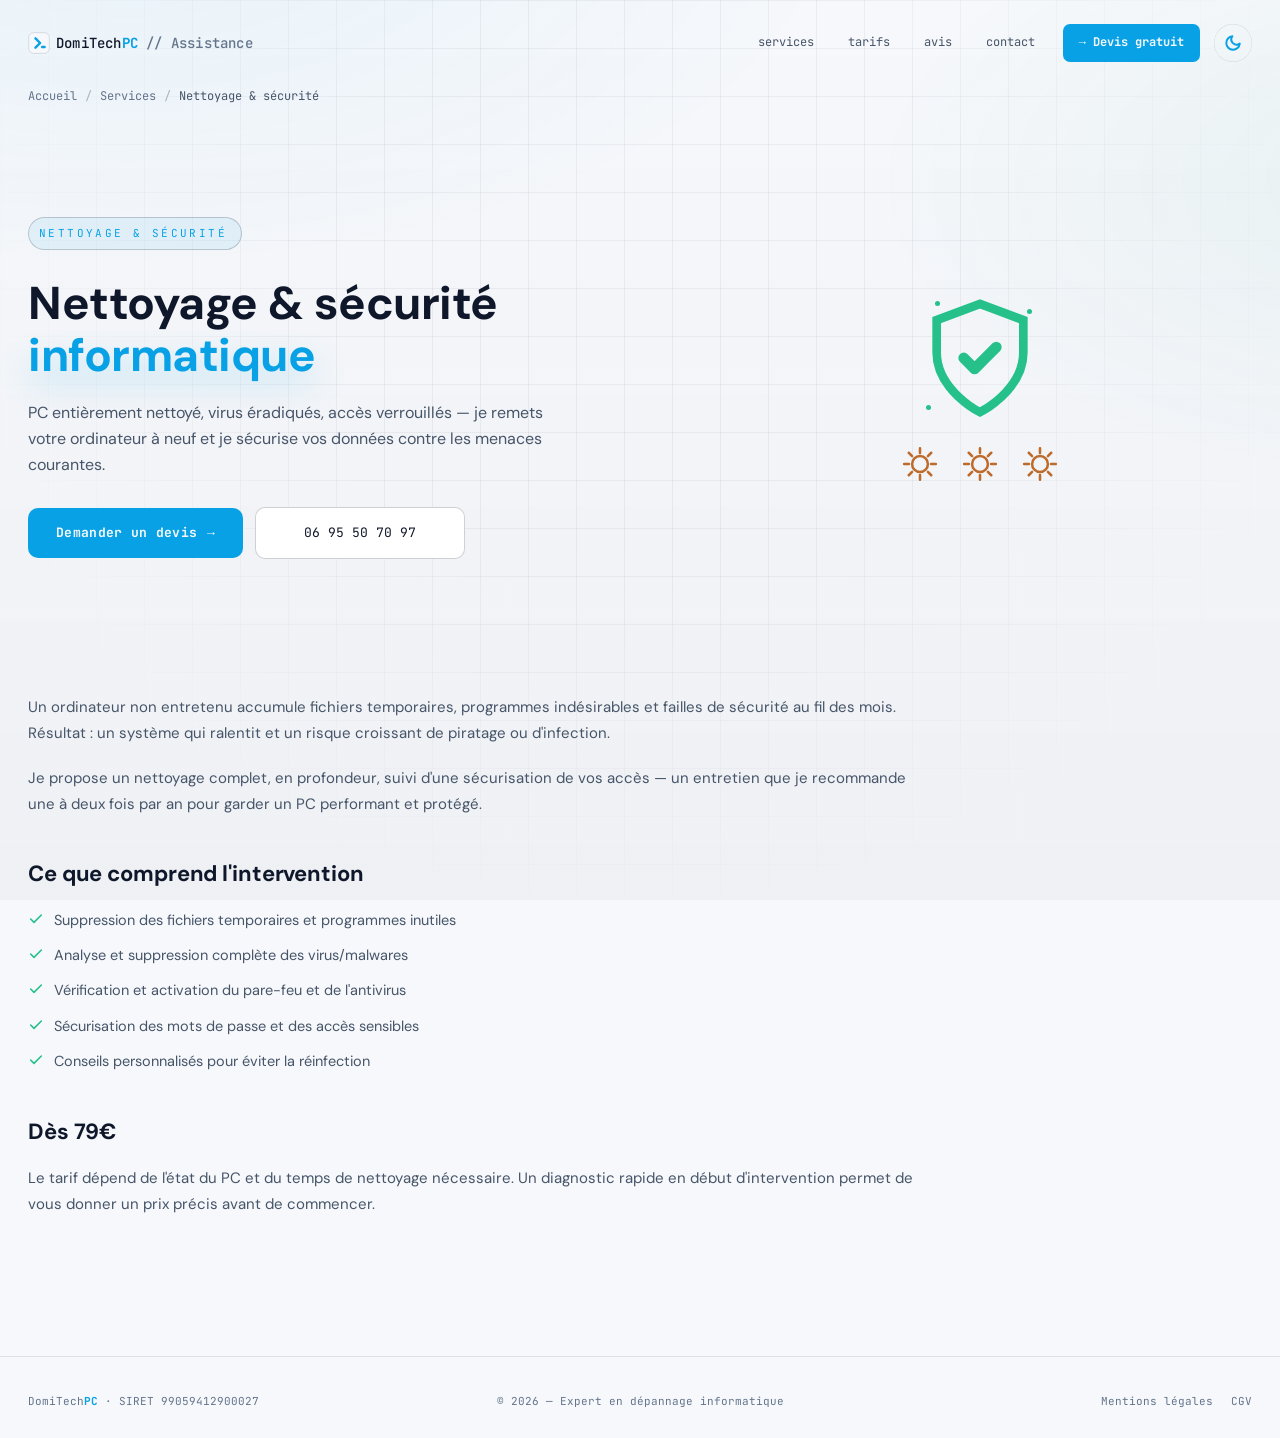
<file: nettoyage-securite-pc-blois.html>
<!DOCTYPE html>
<html lang="fr">
<head>
<meta charset="UTF-8">
<meta name="viewport" content="width=device-width, initial-scale=1.0">
<script>
(function(){
  var h = document.documentElement;
  try{
    var t = localStorage.getItem('dtpc-theme');
    if(!t){ t = window.matchMedia('(prefers-color-scheme: light)').matches ? 'light' : 'dark'; }
    if(t === 'light'){ h.setAttribute('data-theme','light'); }
  }catch(e){}
  // Active le masquage des blocs "reveal au scroll" seulement si JS tourne.
  h.className += (h.className ? ' ' : '') + 'js-reveal';
  // Detection tactile fiable, independante des media queries : certains
  // navigateurs integres declarent (hover:hover) a tort. Posee ici, avant le
  // premier rendu, pour qu'aucun etat de survol ne s'applique au doigt.
  if (navigator.maxTouchPoints > 0 || 'ontouchstart' in window) {
    h.className += ' is-touch';
  }
  // Filet de securite : si main.js n'a pas demarre au bout de 2,5 s
  // (reseau lent, 404, blocage), on affiche tout plutot que de laisser une page vide.
  setTimeout(function(){
    if(!window.__dtpcReady) h.className = h.className.replace(/\bjs-reveal\b/, '');
  }, 2500);
})();
</script>
<meta name="description" content="Nettoyage complet et sécurisation de votre PC à Blois : suppression de virus, verrouillage des accès, optimisation. Dès 79€. Intervention à domicile.">
<title>Nettoyage & sécurisation de PC – Anti-virus | DomiTechPC</title>
<link rel="canonical" href="https://www.domitechpc.fr/nettoyage-securite-pc-blois.html">
<link rel="icon" type="image/png" href="/favicon.png" sizes="48x48">
<link rel="apple-touch-icon" href="/favicon-180.png">
<link rel="preload" href="/assets/fonts/dm-sans-latin-400-normal.woff2" as="font" type="font/woff2" crossorigin>
<link rel="preload" href="/assets/fonts/dm-sans-latin-700-normal.woff2" as="font" type="font/woff2" crossorigin>
<link rel="preload" href="/assets/fonts/jetbrains-mono-latin-400-normal.woff2" as="font" type="font/woff2" crossorigin>
<link rel="stylesheet" href="/assets/style.css?v=121">
<script type="application/ld+json">
{
  "@context": "https://schema.org",
  "@type": "Service",
  "serviceType": "Nettoyage & Sécurité",
  "provider": {
    "@type": "LocalBusiness",
    "name": "DomiTechPC Assistance",
    "telephone": "+33695507097",
    "address": {
      "@type": "PostalAddress",
      "addressLocality": "Blois",
      "postalCode": "41000",
      "addressCountry": "FR"
    }
  },
  "areaServed": {
    "@type": "GeoCircle",
    "geoMidpoint": { "@type": "GeoCoordinates", "latitude": 47.5861, "longitude": 1.3359 },
    "geoRadius": "20000"
  },
  "url": "https://www.domitechpc.fr/nettoyage-securite-pc-blois.html"
}
</script>
<script type="application/ld+json">
{
  "@context": "https://schema.org",
  "@type": "BreadcrumbList",
  "itemListElement": [
    { "@type": "ListItem", "position": 1, "name": "Accueil", "item": "https://www.domitechpc.fr/" },
    { "@type": "ListItem", "position": 2, "name": "Services", "item": "https://www.domitechpc.fr/#services" },
    { "@type": "ListItem", "position": 3, "name": "Nettoyage & sécurité", "item": "https://www.domitechpc.fr/nettoyage-securite-pc-blois.html" }
  ]
}
</script>
</head>
<body>

<div class="scroll-progress"><div class="scroll-progress-bar" id="scrollBar"></div></div>

<div class="mobile-menu-backdrop" id="mobileMenuBackdrop" onclick="closeMobileMenu()"></div>
<div class="mobile-menu" id="mobileMenu">
  <div class="mm-head">
    <div class="mm-brand">
      <span class="mm-brand-chip logo-glyph">
        <svg viewBox="0 0 48 48" aria-hidden="true">
          <rect class="lg-bg" x="1.5" y="1.5" width="45" height="45" rx="10.56" stroke-width="1.3"/>
          <path class="lg-mark" d="M16.32 13.92 L26.4 24 L16.32 34.08" fill="none" stroke-width="5.28" stroke-linecap="round" stroke-linejoin="round"/>
          <rect class="lg-cursor" x="28.32" y="29.95" width="10.56" height="5.28" rx="2.64"/>
        </svg>
      </span>
      <div class="mm-brand-text">
        <span class="logo-text-mobile">DomiTech<strong>PC</strong></span>
        <span class="mm-brand-sub">Dépannage & dev web — Blois</span>
      </div>
    </div>
    <button class="mobile-close" onclick="closeMobileMenu()" aria-label="Fermer"><svg viewBox="0 0 24 24" width="16" height="16" fill="none" stroke="currentColor" stroke-width="2" stroke-linecap="round"><line x1="18" y1="6" x2="6" y2="18"/><line x1="6" y1="6" x2="18" y2="18"/></svg></button>
  </div>
  <nav class="mm-links">
    <a class="mm-link mm-services-trigger" id="mmServicesTrigger" role="button" tabindex="0" aria-expanded="false" aria-controls="mmSubServices" onclick="toggleMobileServices()"><span class="mm-label">Services</span><svg class="mm-services-chevron" viewBox="0 0 24 24" fill="none" stroke="currentColor" stroke-width="2.4" stroke-linecap="round" stroke-linejoin="round"><polyline points="6 9 12 15 18 9"/></svg></a>
    <div class="mm-submenu" id="mmSubServices"><div class="mm-submenu-inner">
          <a href="/depannage-informatique-blois.html" onclick="closeMobileMenu()">Dépannage informatique</a>
          <a href="/recuperation-donnees-blois.html" onclick="closeMobileMenu()">Récupération de données</a>
          <a href="/nettoyage-securite-pc-blois.html" onclick="closeMobileMenu()">Nettoyage & Sécurité</a>
          <a href="/developpement-web-blois.html" onclick="closeMobileMenu()">Développement web</a>
          <a href="/creation-site-internet-blois.html" onclick="closeMobileMenu()">Site web personnalisé</a>
          <a href="/applications-metier-blois.html" onclick="closeMobileMenu()">Applications & outils métier</a>
    </div></div>
    <a href="/index.html#tarifs" class="mm-link" onclick="closeMobileMenu()"><span class="mm-label">Tarifs</span><span class="mm-arrow">→</span></a>
    <a href="/index.html#avis" class="mm-link" onclick="closeMobileMenu()"><span class="mm-label">Avis</span><span class="mm-arrow">→</span></a>
    <a href="/index.html#contact" class="mm-link" onclick="closeMobileMenu()"><span class="mm-label">Contact</span><span class="mm-arrow">→</span></a>
  </nav>
  <div class="mm-foot">
    <div class="mm-foot-row">
      <a href="tel:+33695507097" class="mm-quick"><svg width="14" height="14" viewBox="0 0 24 24" fill="none" stroke="currentColor" stroke-width="2" stroke-linecap="round" stroke-linejoin="round"><path d="M22 16.92v3a2 2 0 0 1-2.18 2 19.79 19.79 0 0 1-8.63-3.07 19.5 19.5 0 0 1-6-6 19.79 19.79 0 0 1-3.07-8.67A2 2 0 0 1 4.11 2h3a2 2 0 0 1 2 1.72 12.84 12.84 0 0 0 .7 2.81 2 2 0 0 1-.45 2.11L8.09 9.91a16 16 0 0 0 6 6l1.27-1.27a2 2 0 0 1 2.11-.45 12.84 12.84 0 0 0 2.81.7A2 2 0 0 1 22 16.92z"/></svg> 06 95 50 70 97</a>
      <a href="#" class="mm-quick" onclick="event.preventDefault();copyEmail()"><svg width="14" height="14" viewBox="0 0 24 24" fill="none" stroke="currentColor" stroke-width="2" stroke-linecap="round" stroke-linejoin="round"><rect x="2" y="4" width="20" height="16" rx="2"/><path d="M22 7 12 13 2 7"/></svg> Email</a>
    </div>
  </div>
</div>

<div class="copy-toast" id="copyToast" style="display:flex;align-items:center;gap:8px"><svg viewBox="0 0 24 24" width="13" height="13" fill="none" stroke="currentColor" stroke-width="3" stroke-linecap="round" stroke-linejoin="round" style="flex-shrink:0;vertical-align:-1px;margin-right:2px"><polyline points="20 6 9 17 4 12"/></svg> E-mail copié !</div>

<div class="nav-outer">
  <nav>
    <a href="/index.html" class="logo">
      <span class="logo-glyph">
        <svg viewBox="0 0 48 48" aria-hidden="true">
          <rect class="lg-bg" x="1.5" y="1.5" width="45" height="45" rx="10.56" stroke-width="1.3"/>
          <path class="lg-mark" d="M16.32 13.92 L26.4 24 L16.32 34.08" fill="none" stroke-width="5.28" stroke-linecap="round" stroke-linejoin="round"/>
          <rect class="lg-cursor" x="28.32" y="29.95" width="10.56" height="5.28" rx="2.64"/>
        </svg>
      </span>
      <span class="logo-text">DomiTech<strong>PC</strong><span style="color:var(--text3)"> // Assistance</span></span>
    </a>
    <div class="nav-links">
      <div class="nav-item-dd">
        <span class="nav-dd-trigger" tabindex="0">services <svg viewBox="0 0 24 24" fill="none" stroke="currentColor" stroke-width="2.4" stroke-linecap="round" stroke-linejoin="round"><polyline points="6 9 12 15 18 9"/></svg></span>
        <div class="nav-dropdown">
        <a href="/depannage-informatique-blois.html"><svg viewBox="0 0 24 24" fill="none" stroke="currentColor" stroke-width="2" stroke-linecap="round" stroke-linejoin="round"><rect x="2" y="4" width="20" height="13" rx="2"/><line x1="8" y1="21" x2="16" y2="21"/><line x1="12" y1="17" x2="12" y2="21"/></svg>Dépannage informatique</a>
        <a href="/recuperation-donnees-blois.html"><svg viewBox="0 0 24 24" fill="none" stroke="currentColor" stroke-width="2" stroke-linecap="round" stroke-linejoin="round"><ellipse cx="12" cy="5" rx="9" ry="3"/><path d="M21 12c0 1.66-4 3-9 3s-9-1.34-9-3"/><path d="M3 5v14c0 1.66 4 3 9 3s9-1.34 9-3V5"/></svg>Récupération de données</a>
        <a href="/nettoyage-securite-pc-blois.html" aria-current="page"><svg viewBox="0 0 24 24" fill="none" stroke="currentColor" stroke-width="2" stroke-linecap="round" stroke-linejoin="round"><rect x="3" y="11" width="18" height="11" rx="2"/><path d="M7 11V7a5 5 0 0 1 10 0v4"/></svg>Nettoyage & Sécurité</a>
        <a href="/developpement-web-blois.html"><svg viewBox="0 0 24 24" fill="none" stroke="currentColor" stroke-width="2" stroke-linecap="round" stroke-linejoin="round"><polyline points="16 18 22 12 16 6"/><polyline points="8 6 2 12 8 18"/></svg>Développement web</a>
        <a href="/creation-site-internet-blois.html"><svg viewBox="0 0 24 24" fill="none" stroke="currentColor" stroke-width="2" stroke-linecap="round" stroke-linejoin="round"><circle cx="12" cy="12" r="10"/><line x1="2" y1="12" x2="22" y2="12"/><path d="M12 2a15.3 15.3 0 0 1 4 10 15.3 15.3 0 0 1-4 10 15.3 15.3 0 0 1-4-10 15.3 15.3 0 0 1 4-10z"/></svg>Site web personnalisé</a>
        <a href="/applications-metier-blois.html"><svg viewBox="0 0 24 24" fill="none" stroke="currentColor" stroke-width="2" stroke-linecap="round" stroke-linejoin="round"><rect x="2" y="2" width="20" height="8" rx="2"/><rect x="2" y="14" width="20" height="8" rx="2"/><line x1="6" y1="6" x2="6.01" y2="6"/><line x1="6" y1="18" x2="6.01" y2="18"/></svg>Applications & outils métier</a>
        </div>
      </div>
      <a href="/index.html#tarifs">tarifs</a>
      <a href="/index.html#avis">avis</a>
      <a href="/index.html#contact">contact</a>
      <a href="/index.html?prestation=nettoyage#devis-form" class="nav-cta">→ Devis gratuit</a>
      <button class="theme-toggle" id="themeToggle" aria-label="Activer le thème clair" onclick="toggleTheme()">
        <svg class="icon-sun" viewBox="0 0 24 24" fill="none" stroke="currentColor" stroke-width="2.6" stroke-linecap="round" stroke-linejoin="round"><circle cx="12" cy="12" r="4.2"/><path d="M12 2v2M12 20v2M4.93 4.93l1.41 1.41M17.66 17.66l1.41 1.41M2 12h2M20 12h2M6.34 17.66l-1.41 1.41M19.07 4.93l-1.41 1.41"/></svg>
        <svg class="icon-moon" viewBox="0 0 24 24" fill="none" stroke="currentColor" stroke-width="2.6" stroke-linecap="round" stroke-linejoin="round"><path d="M21 12.79A9 9 0 1 1 11.21 3 7 7 0 0 0 21 12.79z"/></svg>
      </button>
    </div>
    <button class="hamburger" id="hamburger" aria-label="Menu" onclick="toggleMobileMenu()">
      <span></span><span></span><span></span>
    </button>
  </nav>
</div>

<div class="wrap">
  <div class="breadcrumb rise-in">
    <a href="/index.html">Accueil</a><span class="sep">/</span><a href="/index.html#services">Services</a><span class="sep">/</span><span class="current">Nettoyage & sécurité</span>
  </div>

  <section class="svc-hero rise-in rise-in--d1">
    <div class="hero-text">
      <span class="hero-kicker">Nettoyage & Sécurité</span>
      <h1 class="svc-h1">Nettoyage & sécurité<br><span class="glow">informatique</span></h1>
      <p class="svc-lede">PC entièrement nettoyé, virus éradiqués, accès verrouillés — je remets votre ordinateur à neuf et je sécurise vos données contre les menaces courantes.</p>
      <div class="cta-group">
        <a href="/index.html?prestation=nettoyage#devis-form" class="btn-primary"><span>Demander un devis</span><span class="arrow">→</span></a>
        <a href="tel:+33695507097" class="btn-ghost">06 95 50 70 97</a>
      </div>
    </div>
    <div class="hero-visual">
      <div class="vis-bare">
<div class="vis-clean">
          <div class="vis-clean-shield">
            <svg class="base" viewBox="0 0 24 24" fill="none" stroke="currentColor" stroke-width="1.6"><path d="M12 22s8-4 8-11V5l-8-3-8 3v6c0 7 8 11 8 11z"/><path d="M9 12l2 2 4-4" stroke-width="2" stroke-linecap="round" stroke-linejoin="round"/></svg>
            <span class="vis-clean-spark"></span><span class="vis-clean-spark"></span><span class="vis-clean-spark"></span>
          </div>
          <div class="vis-clean-viruses">
            <svg class="vis-clean-virus" viewBox="0 0 24 24" fill="none" stroke="currentColor" stroke-width="1.6"><circle cx="12" cy="12" r="5"/><path d="M12 2v3M12 19v3M2 12h3M19 12h3M4.9 4.9l2.1 2.1M17 17l2.1 2.1M4.9 19.1L7 17M17 7l2.1-2.1" stroke-linecap="round"/></svg>
            <svg class="vis-clean-virus" viewBox="0 0 24 24" fill="none" stroke="currentColor" stroke-width="1.6"><circle cx="12" cy="12" r="5"/><path d="M12 2v3M12 19v3M2 12h3M19 12h3M4.9 4.9l2.1 2.1M17 17l2.1 2.1M4.9 19.1L7 17M17 7l2.1-2.1" stroke-linecap="round"/></svg>
            <svg class="vis-clean-virus" viewBox="0 0 24 24" fill="none" stroke="currentColor" stroke-width="1.6"><circle cx="12" cy="12" r="5"/><path d="M12 2v3M12 19v3M2 12h3M19 12h3M4.9 4.9l2.1 2.1M17 17l2.1 2.1M4.9 19.1L7 17M17 7l2.1-2.1" stroke-linecap="round"/></svg>
          </div>
        </div>
        </div>
    </div>
  </section>
</div>

<div class="section-band">
  <div class="wrap">
    <div class="svc-body svc-body--full">

      <p>Un ordinateur non entretenu accumule fichiers temporaires, programmes indésirables et failles de sécurité au fil des mois. Résultat : un système qui ralentit et un risque croissant de piratage ou d'infection.</p>
      <p>Je propose un nettoyage complet, en profondeur, suivi d'une sécurisation de vos accès — un entretien que je recommande une à deux fois par an pour garder un PC performant et protégé.</p>
      <h2>Ce que comprend l'intervention</h2>
      <ul>
        <li><svg viewBox="0 0 24 24" fill="none" stroke="currentColor" stroke-width="2.4" stroke-linecap="round" stroke-linejoin="round"><polyline points="20 6 9 17 4 12"/></svg> Suppression des fichiers temporaires et programmes inutiles</li>
        <li><svg viewBox="0 0 24 24" fill="none" stroke="currentColor" stroke-width="2.4" stroke-linecap="round" stroke-linejoin="round"><polyline points="20 6 9 17 4 12"/></svg> Analyse et suppression complète des virus/malwares</li>
        <li><svg viewBox="0 0 24 24" fill="none" stroke="currentColor" stroke-width="2.4" stroke-linecap="round" stroke-linejoin="round"><polyline points="20 6 9 17 4 12"/></svg> Vérification et activation du pare-feu et de l'antivirus</li>
        <li><svg viewBox="0 0 24 24" fill="none" stroke="currentColor" stroke-width="2.4" stroke-linecap="round" stroke-linejoin="round"><polyline points="20 6 9 17 4 12"/></svg> Sécurisation des mots de passe et des accès sensibles</li>
        <li><svg viewBox="0 0 24 24" fill="none" stroke="currentColor" stroke-width="2.4" stroke-linecap="round" stroke-linejoin="round"><polyline points="20 6 9 17 4 12"/></svg> Conseils personnalisés pour éviter la réinfection</li>
      </ul>
      <h2>Dès 79€</h2>
      <p>Le tarif dépend de l'état du PC et du temps de nettoyage nécessaire. Un diagnostic rapide en début d'intervention permet de vous donner un prix précis avant de commencer.</p>
    
    </div>
  </div>
</div>

<a href="/index.html?prestation=nettoyage#devis-form" class="fab-devis" id="fabDevis"><span class="d"></span> Devis gratuit →</a>

<div class="footer-outer">
  <footer>
    <div class="foot-brand"><span>DomiTech<strong>PC</strong> · SIRET 99059412900027</span></div>
    <div class="foot-mid">&copy; 2026 — Expert en dépannage informatique</div>
    <div class="foot-links">
      <a href="/index.html#mentions-legales">Mentions légales</a>
      <a href="/index.html#cgv">CGV</a>
    </div>
  </footer>
</div>

<script src="/assets/main.js?v=114"></script>
</body>
</html>
</file>
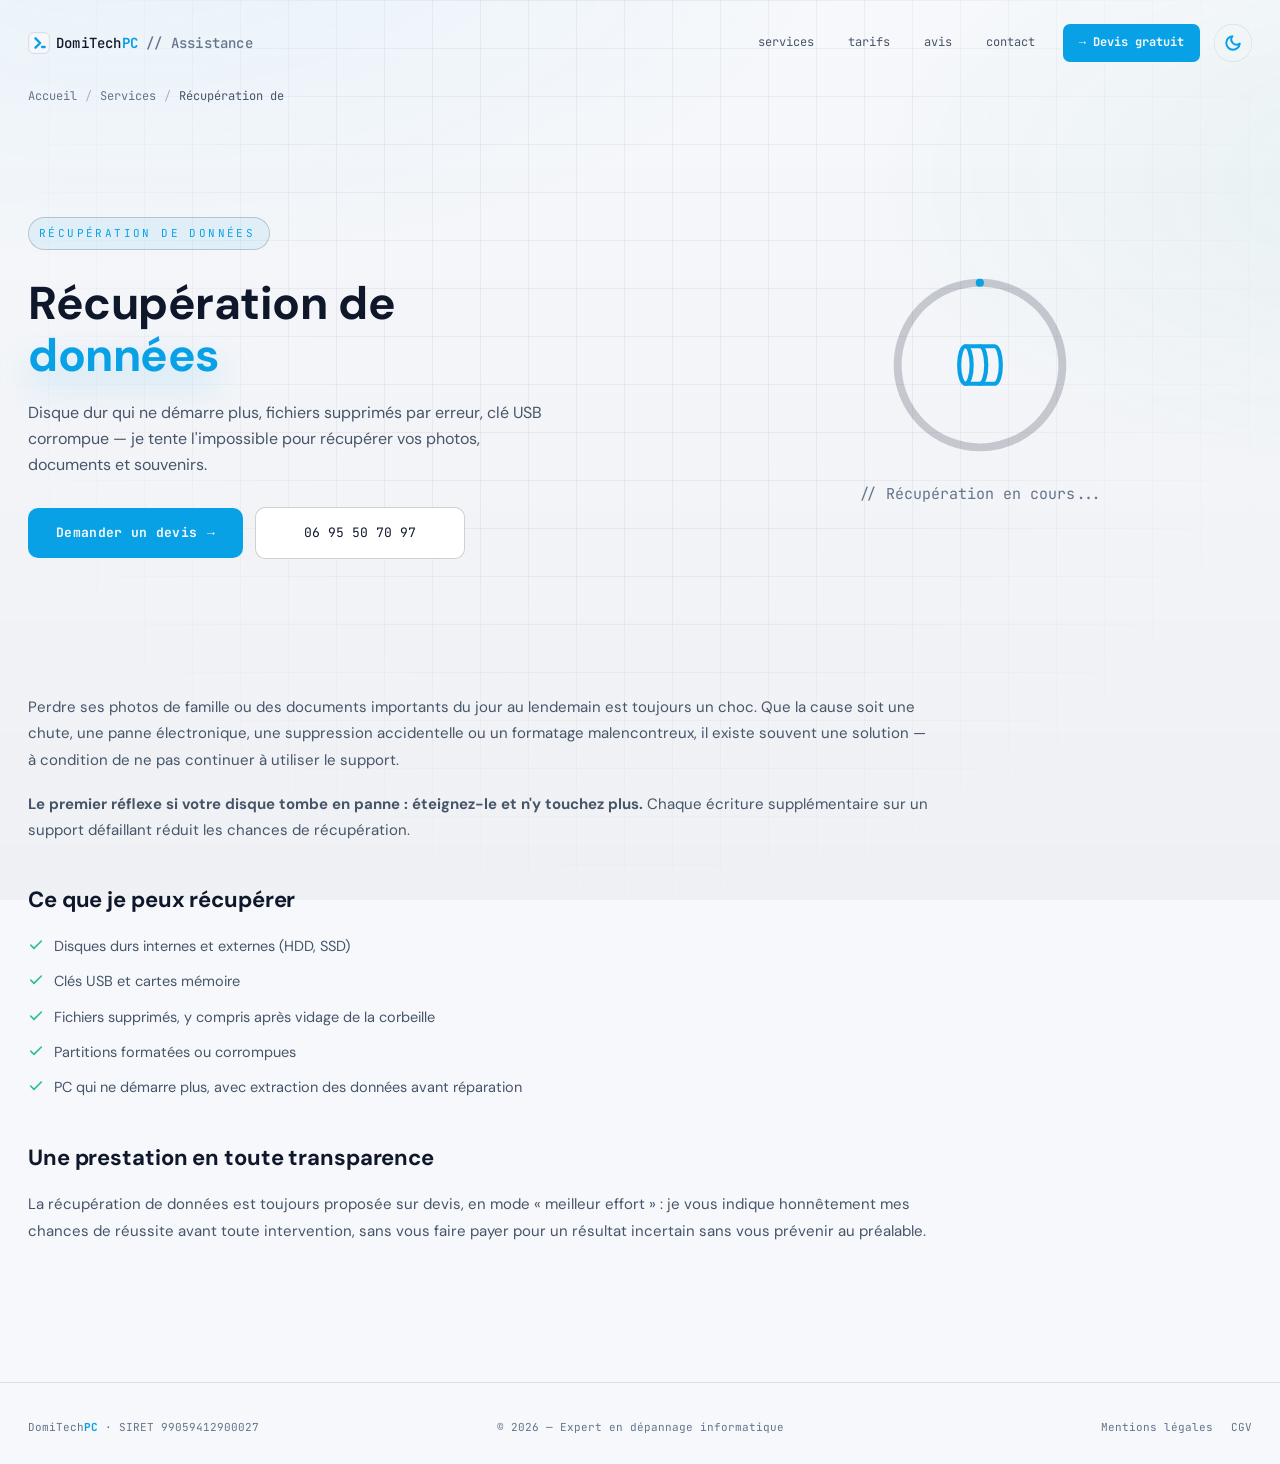
<file: recuperation-donnees-blois.html>
<!DOCTYPE html>
<html lang="fr">
<head>
<meta charset="UTF-8">
<meta name="viewport" content="width=device-width, initial-scale=1.0">
<script>
(function(){
  var h = document.documentElement;
  try{
    var t = localStorage.getItem('dtpc-theme');
    if(!t){ t = window.matchMedia('(prefers-color-scheme: light)').matches ? 'light' : 'dark'; }
    if(t === 'light'){ h.setAttribute('data-theme','light'); }
  }catch(e){}
  // Active le masquage des blocs "reveal au scroll" seulement si JS tourne.
  h.className += (h.className ? ' ' : '') + 'js-reveal';
  // Detection tactile fiable, independante des media queries : certains
  // navigateurs integres declarent (hover:hover) a tort. Posee ici, avant le
  // premier rendu, pour qu'aucun etat de survol ne s'applique au doigt.
  if (navigator.maxTouchPoints > 0 || 'ontouchstart' in window) {
    h.className += ' is-touch';
  }
  // Filet de securite : si main.js n'a pas demarre au bout de 2,5 s
  // (reseau lent, 404, blocage), on affiche tout plutot que de laisser une page vide.
  setTimeout(function(){
    if(!window.__dtpcReady) h.className = h.className.replace(/\bjs-reveal\b/, '');
  }, 2500);
})();
</script>
<meta name="description" content="Récupération de données à Blois : disque dur endommagé, fichiers supprimés, photos perdues. Intervention à domicile, devis gratuit, DomiTechPC Assistance.">
<title>Récupération de données – Disque dur, photos, fichiers | DomiTechPC</title>
<link rel="canonical" href="https://www.domitechpc.fr/recuperation-donnees-blois.html">
<link rel="icon" type="image/png" href="/favicon.png" sizes="48x48">
<link rel="apple-touch-icon" href="/favicon-180.png">
<link rel="preload" href="/assets/fonts/dm-sans-latin-400-normal.woff2" as="font" type="font/woff2" crossorigin>
<link rel="preload" href="/assets/fonts/dm-sans-latin-700-normal.woff2" as="font" type="font/woff2" crossorigin>
<link rel="preload" href="/assets/fonts/jetbrains-mono-latin-400-normal.woff2" as="font" type="font/woff2" crossorigin>
<link rel="stylesheet" href="/assets/style.css?v=121">
<script type="application/ld+json">
{
  "@context": "https://schema.org",
  "@type": "Service",
  "serviceType": "Récupération de données",
  "provider": {
    "@type": "LocalBusiness",
    "name": "DomiTechPC Assistance",
    "telephone": "+33695507097",
    "address": {
      "@type": "PostalAddress",
      "addressLocality": "Blois",
      "postalCode": "41000",
      "addressCountry": "FR"
    }
  },
  "areaServed": {
    "@type": "GeoCircle",
    "geoMidpoint": { "@type": "GeoCoordinates", "latitude": 47.5861, "longitude": 1.3359 },
    "geoRadius": "20000"
  },
  "url": "https://www.domitechpc.fr/recuperation-donnees-blois.html"
}
</script>
<script type="application/ld+json">
{
  "@context": "https://schema.org",
  "@type": "BreadcrumbList",
  "itemListElement": [
    { "@type": "ListItem", "position": 1, "name": "Accueil", "item": "https://www.domitechpc.fr/" },
    { "@type": "ListItem", "position": 2, "name": "Services", "item": "https://www.domitechpc.fr/#services" },
    { "@type": "ListItem", "position": 3, "name": "Récupération de", "item": "https://www.domitechpc.fr/recuperation-donnees-blois.html" }
  ]
}
</script>
</head>
<body>

<div class="scroll-progress"><div class="scroll-progress-bar" id="scrollBar"></div></div>

<div class="mobile-menu-backdrop" id="mobileMenuBackdrop" onclick="closeMobileMenu()"></div>
<div class="mobile-menu" id="mobileMenu">
  <div class="mm-head">
    <div class="mm-brand">
      <span class="mm-brand-chip logo-glyph">
        <svg viewBox="0 0 48 48" aria-hidden="true">
          <rect class="lg-bg" x="1.5" y="1.5" width="45" height="45" rx="10.56" stroke-width="1.3"/>
          <path class="lg-mark" d="M16.32 13.92 L26.4 24 L16.32 34.08" fill="none" stroke-width="5.28" stroke-linecap="round" stroke-linejoin="round"/>
          <rect class="lg-cursor" x="28.32" y="29.95" width="10.56" height="5.28" rx="2.64"/>
        </svg>
      </span>
      <div class="mm-brand-text">
        <span class="logo-text-mobile">DomiTech<strong>PC</strong></span>
        <span class="mm-brand-sub">Dépannage & dev web — Blois</span>
      </div>
    </div>
    <button class="mobile-close" onclick="closeMobileMenu()" aria-label="Fermer"><svg viewBox="0 0 24 24" width="16" height="16" fill="none" stroke="currentColor" stroke-width="2" stroke-linecap="round"><line x1="18" y1="6" x2="6" y2="18"/><line x1="6" y1="6" x2="18" y2="18"/></svg></button>
  </div>
  <nav class="mm-links">
    <a class="mm-link mm-services-trigger" id="mmServicesTrigger" role="button" tabindex="0" aria-expanded="false" aria-controls="mmSubServices" onclick="toggleMobileServices()"><span class="mm-label">Services</span><svg class="mm-services-chevron" viewBox="0 0 24 24" fill="none" stroke="currentColor" stroke-width="2.4" stroke-linecap="round" stroke-linejoin="round"><polyline points="6 9 12 15 18 9"/></svg></a>
    <div class="mm-submenu" id="mmSubServices"><div class="mm-submenu-inner">
          <a href="/depannage-informatique-blois.html" onclick="closeMobileMenu()">Dépannage informatique</a>
          <a href="/recuperation-donnees-blois.html" onclick="closeMobileMenu()">Récupération de données</a>
          <a href="/nettoyage-securite-pc-blois.html" onclick="closeMobileMenu()">Nettoyage & Sécurité</a>
          <a href="/developpement-web-blois.html" onclick="closeMobileMenu()">Développement web</a>
          <a href="/creation-site-internet-blois.html" onclick="closeMobileMenu()">Site web personnalisé</a>
          <a href="/applications-metier-blois.html" onclick="closeMobileMenu()">Applications & outils métier</a>
    </div></div>
    <a href="/index.html#tarifs" class="mm-link" onclick="closeMobileMenu()"><span class="mm-label">Tarifs</span><span class="mm-arrow">→</span></a>
    <a href="/index.html#avis" class="mm-link" onclick="closeMobileMenu()"><span class="mm-label">Avis</span><span class="mm-arrow">→</span></a>
    <a href="/index.html#contact" class="mm-link" onclick="closeMobileMenu()"><span class="mm-label">Contact</span><span class="mm-arrow">→</span></a>
  </nav>
  <div class="mm-foot">
    <div class="mm-foot-row">
      <a href="tel:+33695507097" class="mm-quick"><svg width="14" height="14" viewBox="0 0 24 24" fill="none" stroke="currentColor" stroke-width="2" stroke-linecap="round" stroke-linejoin="round"><path d="M22 16.92v3a2 2 0 0 1-2.18 2 19.79 19.79 0 0 1-8.63-3.07 19.5 19.5 0 0 1-6-6 19.79 19.79 0 0 1-3.07-8.67A2 2 0 0 1 4.11 2h3a2 2 0 0 1 2 1.72 12.84 12.84 0 0 0 .7 2.81 2 2 0 0 1-.45 2.11L8.09 9.91a16 16 0 0 0 6 6l1.27-1.27a2 2 0 0 1 2.11-.45 12.84 12.84 0 0 0 2.81.7A2 2 0 0 1 22 16.92z"/></svg> 06 95 50 70 97</a>
      <a href="#" class="mm-quick" onclick="event.preventDefault();copyEmail()"><svg width="14" height="14" viewBox="0 0 24 24" fill="none" stroke="currentColor" stroke-width="2" stroke-linecap="round" stroke-linejoin="round"><rect x="2" y="4" width="20" height="16" rx="2"/><path d="M22 7 12 13 2 7"/></svg> Email</a>
    </div>
  </div>
</div>

<div class="copy-toast" id="copyToast" style="display:flex;align-items:center;gap:8px"><svg viewBox="0 0 24 24" width="13" height="13" fill="none" stroke="currentColor" stroke-width="3" stroke-linecap="round" stroke-linejoin="round" style="flex-shrink:0;vertical-align:-1px;margin-right:2px"><polyline points="20 6 9 17 4 12"/></svg> E-mail copié !</div>

<div class="nav-outer">
  <nav>
    <a href="/index.html" class="logo">
      <span class="logo-glyph">
        <svg viewBox="0 0 48 48" aria-hidden="true">
          <rect class="lg-bg" x="1.5" y="1.5" width="45" height="45" rx="10.56" stroke-width="1.3"/>
          <path class="lg-mark" d="M16.32 13.92 L26.4 24 L16.32 34.08" fill="none" stroke-width="5.28" stroke-linecap="round" stroke-linejoin="round"/>
          <rect class="lg-cursor" x="28.32" y="29.95" width="10.56" height="5.28" rx="2.64"/>
        </svg>
      </span>
      <span class="logo-text">DomiTech<strong>PC</strong><span style="color:var(--text3)"> // Assistance</span></span>
    </a>
    <div class="nav-links">
      <div class="nav-item-dd">
        <span class="nav-dd-trigger" tabindex="0">services <svg viewBox="0 0 24 24" fill="none" stroke="currentColor" stroke-width="2.4" stroke-linecap="round" stroke-linejoin="round"><polyline points="6 9 12 15 18 9"/></svg></span>
        <div class="nav-dropdown">
        <a href="/depannage-informatique-blois.html"><svg viewBox="0 0 24 24" fill="none" stroke="currentColor" stroke-width="2" stroke-linecap="round" stroke-linejoin="round"><rect x="2" y="4" width="20" height="13" rx="2"/><line x1="8" y1="21" x2="16" y2="21"/><line x1="12" y1="17" x2="12" y2="21"/></svg>Dépannage informatique</a>
        <a href="/recuperation-donnees-blois.html" aria-current="page"><svg viewBox="0 0 24 24" fill="none" stroke="currentColor" stroke-width="2" stroke-linecap="round" stroke-linejoin="round"><ellipse cx="12" cy="5" rx="9" ry="3"/><path d="M21 12c0 1.66-4 3-9 3s-9-1.34-9-3"/><path d="M3 5v14c0 1.66 4 3 9 3s9-1.34 9-3V5"/></svg>Récupération de données</a>
        <a href="/nettoyage-securite-pc-blois.html"><svg viewBox="0 0 24 24" fill="none" stroke="currentColor" stroke-width="2" stroke-linecap="round" stroke-linejoin="round"><rect x="3" y="11" width="18" height="11" rx="2"/><path d="M7 11V7a5 5 0 0 1 10 0v4"/></svg>Nettoyage & Sécurité</a>
        <a href="/developpement-web-blois.html"><svg viewBox="0 0 24 24" fill="none" stroke="currentColor" stroke-width="2" stroke-linecap="round" stroke-linejoin="round"><polyline points="16 18 22 12 16 6"/><polyline points="8 6 2 12 8 18"/></svg>Développement web</a>
        <a href="/creation-site-internet-blois.html"><svg viewBox="0 0 24 24" fill="none" stroke="currentColor" stroke-width="2" stroke-linecap="round" stroke-linejoin="round"><circle cx="12" cy="12" r="10"/><line x1="2" y1="12" x2="22" y2="12"/><path d="M12 2a15.3 15.3 0 0 1 4 10 15.3 15.3 0 0 1-4 10 15.3 15.3 0 0 1-4-10 15.3 15.3 0 0 1 4-10z"/></svg>Site web personnalisé</a>
        <a href="/applications-metier-blois.html"><svg viewBox="0 0 24 24" fill="none" stroke="currentColor" stroke-width="2" stroke-linecap="round" stroke-linejoin="round"><rect x="2" y="2" width="20" height="8" rx="2"/><rect x="2" y="14" width="20" height="8" rx="2"/><line x1="6" y1="6" x2="6.01" y2="6"/><line x1="6" y1="18" x2="6.01" y2="18"/></svg>Applications & outils métier</a>
        </div>
      </div>
      <a href="/index.html#tarifs">tarifs</a>
      <a href="/index.html#avis">avis</a>
      <a href="/index.html#contact">contact</a>
      <a href="/index.html?prestation=recuperation#devis-form" class="nav-cta">→ Devis gratuit</a>
      <button class="theme-toggle" id="themeToggle" aria-label="Activer le thème clair" onclick="toggleTheme()">
        <svg class="icon-sun" viewBox="0 0 24 24" fill="none" stroke="currentColor" stroke-width="2.6" stroke-linecap="round" stroke-linejoin="round"><circle cx="12" cy="12" r="4.2"/><path d="M12 2v2M12 20v2M4.93 4.93l1.41 1.41M17.66 17.66l1.41 1.41M2 12h2M20 12h2M6.34 17.66l-1.41 1.41M19.07 4.93l-1.41 1.41"/></svg>
        <svg class="icon-moon" viewBox="0 0 24 24" fill="none" stroke="currentColor" stroke-width="2.6" stroke-linecap="round" stroke-linejoin="round"><path d="M21 12.79A9 9 0 1 1 11.21 3 7 7 0 0 0 21 12.79z"/></svg>
      </button>
    </div>
    <button class="hamburger" id="hamburger" aria-label="Menu" onclick="toggleMobileMenu()">
      <span></span><span></span><span></span>
    </button>
  </nav>
</div>

<div class="wrap">
  <div class="breadcrumb rise-in">
    <a href="/index.html">Accueil</a><span class="sep">/</span><a href="/index.html#services">Services</a><span class="sep">/</span><span class="current">Récupération de</span>
  </div>

  <section class="svc-hero rise-in rise-in--d1">
    <div class="hero-text">
      <span class="hero-kicker">Récupération de données</span>
      <h1 class="svc-h1">Récupération de<br><span class="glow">données</span></h1>
      <p class="svc-lede">Disque dur qui ne démarre plus, fichiers supprimés par erreur, clé USB corrompue — je tente l'impossible pour récupérer vos photos, documents et souvenirs.</p>
      <div class="cta-group">
        <a href="/index.html?prestation=recuperation#devis-form" class="btn-primary"><span>Demander un devis</span><span class="arrow">→</span></a>
        <a href="tel:+33695507097" class="btn-ghost">06 95 50 70 97</a>
      </div>
    </div>
    <div class="hero-visual">
      <div class="vis-bare">
<div class="vis-recov">
          <div class="vis-recov-ring">
            <svg viewBox="0 0 120 120">
              <circle class="vis-recov-track" cx="60" cy="60" r="52"/>
              <circle class="vis-recov-bar" cx="60" cy="60" r="52"/>
            </svg>
            <div class="vis-recov-icon"><svg viewBox="0 0 24 24" fill="none" stroke="currentColor" stroke-width="2" stroke-linecap="round" stroke-linejoin="round"><ellipse cx="12" cy="5" rx="9" ry="3"/><path d="M21 12c0 1.66-4 3-9 3s-9-1.34-9-3"/><path d="M3 5v14c0 1.66 4 3 9 3s9-1.34 9-3V5"/></svg></div>
          </div>
          <div class="vis-recov-label">// Récupération en cours...</div>
        </div>
        </div>
    </div>
  </section>
</div>

<div class="section-band">
  <div class="wrap">
    <div class="svc-body svc-body--full">

      <p>Perdre ses photos de famille ou des documents importants du jour au lendemain est toujours un choc. Que la cause soit une chute, une panne électronique, une suppression accidentelle ou un formatage malencontreux, il existe souvent une solution — à condition de ne pas continuer à utiliser le support.</p>
      <p><strong>Le premier réflexe si votre disque tombe en panne : éteignez-le et n'y touchez plus.</strong> Chaque écriture supplémentaire sur un support défaillant réduit les chances de récupération.</p>
      <h2>Ce que je peux récupérer</h2>
      <ul>
        <li><svg viewBox="0 0 24 24" fill="none" stroke="currentColor" stroke-width="2.4" stroke-linecap="round" stroke-linejoin="round"><polyline points="20 6 9 17 4 12"/></svg> Disques durs internes et externes (HDD, SSD)</li>
        <li><svg viewBox="0 0 24 24" fill="none" stroke="currentColor" stroke-width="2.4" stroke-linecap="round" stroke-linejoin="round"><polyline points="20 6 9 17 4 12"/></svg> Clés USB et cartes mémoire</li>
        <li><svg viewBox="0 0 24 24" fill="none" stroke="currentColor" stroke-width="2.4" stroke-linecap="round" stroke-linejoin="round"><polyline points="20 6 9 17 4 12"/></svg> Fichiers supprimés, y compris après vidage de la corbeille</li>
        <li><svg viewBox="0 0 24 24" fill="none" stroke="currentColor" stroke-width="2.4" stroke-linecap="round" stroke-linejoin="round"><polyline points="20 6 9 17 4 12"/></svg> Partitions formatées ou corrompues</li>
        <li><svg viewBox="0 0 24 24" fill="none" stroke="currentColor" stroke-width="2.4" stroke-linecap="round" stroke-linejoin="round"><polyline points="20 6 9 17 4 12"/></svg> PC qui ne démarre plus, avec extraction des données avant réparation</li>
      </ul>
      <h2>Une prestation en toute transparence</h2>
      <p>La récupération de données est toujours proposée sur devis, en mode « meilleur effort » : je vous indique honnêtement mes chances de réussite avant toute intervention, sans vous faire payer pour un résultat incertain sans vous prévenir au préalable.</p>
    
    </div>
  </div>
</div>

<a href="/index.html?prestation=recuperation#devis-form" class="fab-devis" id="fabDevis"><span class="d"></span> Devis gratuit →</a>

<div class="footer-outer">
  <footer>
    <div class="foot-brand"><span>DomiTech<strong>PC</strong> · SIRET 99059412900027</span></div>
    <div class="foot-mid">&copy; 2026 — Expert en dépannage informatique</div>
    <div class="foot-links">
      <a href="/index.html#mentions-legales">Mentions légales</a>
      <a href="/index.html#cgv">CGV</a>
    </div>
  </footer>
</div>

<script src="/assets/main.js?v=114"></script>
</body>
</html>
</file>
<file: assets/style.css>
/* ===== Polices auto-hebergees (plus de requete vers Google Fonts) ===== */
  @font-face{font-family:'DM Sans';font-style:normal;font-weight:400;font-display:swap;src:url(/assets/fonts/dm-sans-latin-ext-400-normal.woff2) format('woff2');unicode-range:U+0100-02BA,U+02BD-02C5,U+02C7-02CC,U+02CE-02D7,U+02DD-02FF,U+0304,U+0308,U+0329,U+1D00-1DBF,U+1E00-1E9F,U+1EF2-1EFF,U+2020,U+20A0-20AB,U+20AD-20C0,U+2113,U+2C60-2C7F,U+A720-A7FF}
  @font-face{font-family:'DM Sans';font-style:normal;font-weight:400;font-display:swap;src:url(/assets/fonts/dm-sans-latin-400-normal.woff2) format('woff2');unicode-range:U+0000-00FF,U+0131,U+0152-0153,U+02BB-02BC,U+02C6,U+02DA,U+02DC,U+0304,U+0308,U+0329,U+2000-206F,U+20AC,U+2122,U+2191,U+2193,U+2212,U+2215,U+FEFF,U+FFFD}
  @font-face{font-family:'DM Sans';font-style:normal;font-weight:500;font-display:swap;src:url(/assets/fonts/dm-sans-latin-ext-500-normal.woff2) format('woff2');unicode-range:U+0100-02BA,U+02BD-02C5,U+02C7-02CC,U+02CE-02D7,U+02DD-02FF,U+0304,U+0308,U+0329,U+1D00-1DBF,U+1E00-1E9F,U+1EF2-1EFF,U+2020,U+20A0-20AB,U+20AD-20C0,U+2113,U+2C60-2C7F,U+A720-A7FF}
  @font-face{font-family:'DM Sans';font-style:normal;font-weight:500;font-display:swap;src:url(/assets/fonts/dm-sans-latin-500-normal.woff2) format('woff2');unicode-range:U+0000-00FF,U+0131,U+0152-0153,U+02BB-02BC,U+02C6,U+02DA,U+02DC,U+0304,U+0308,U+0329,U+2000-206F,U+20AC,U+2122,U+2191,U+2193,U+2212,U+2215,U+FEFF,U+FFFD}
  @font-face{font-family:'DM Sans';font-style:normal;font-weight:600;font-display:swap;src:url(/assets/fonts/dm-sans-latin-ext-600-normal.woff2) format('woff2');unicode-range:U+0100-02BA,U+02BD-02C5,U+02C7-02CC,U+02CE-02D7,U+02DD-02FF,U+0304,U+0308,U+0329,U+1D00-1DBF,U+1E00-1E9F,U+1EF2-1EFF,U+2020,U+20A0-20AB,U+20AD-20C0,U+2113,U+2C60-2C7F,U+A720-A7FF}
  @font-face{font-family:'DM Sans';font-style:normal;font-weight:600;font-display:swap;src:url(/assets/fonts/dm-sans-latin-600-normal.woff2) format('woff2');unicode-range:U+0000-00FF,U+0131,U+0152-0153,U+02BB-02BC,U+02C6,U+02DA,U+02DC,U+0304,U+0308,U+0329,U+2000-206F,U+20AC,U+2122,U+2191,U+2193,U+2212,U+2215,U+FEFF,U+FFFD}
  @font-face{font-family:'DM Sans';font-style:normal;font-weight:700;font-display:swap;src:url(/assets/fonts/dm-sans-latin-ext-700-normal.woff2) format('woff2');unicode-range:U+0100-02BA,U+02BD-02C5,U+02C7-02CC,U+02CE-02D7,U+02DD-02FF,U+0304,U+0308,U+0329,U+1D00-1DBF,U+1E00-1E9F,U+1EF2-1EFF,U+2020,U+20A0-20AB,U+20AD-20C0,U+2113,U+2C60-2C7F,U+A720-A7FF}
  @font-face{font-family:'DM Sans';font-style:normal;font-weight:700;font-display:swap;src:url(/assets/fonts/dm-sans-latin-700-normal.woff2) format('woff2');unicode-range:U+0000-00FF,U+0131,U+0152-0153,U+02BB-02BC,U+02C6,U+02DA,U+02DC,U+0304,U+0308,U+0329,U+2000-206F,U+20AC,U+2122,U+2191,U+2193,U+2212,U+2215,U+FEFF,U+FFFD}
  @font-face{font-family:'JetBrains Mono';font-style:normal;font-weight:400;font-display:swap;src:url(/assets/fonts/jetbrains-mono-latin-ext-400-normal.woff2) format('woff2');unicode-range:U+0100-02BA,U+02BD-02C5,U+02C7-02CC,U+02CE-02D7,U+02DD-02FF,U+0304,U+0308,U+0329,U+1D00-1DBF,U+1E00-1E9F,U+1EF2-1EFF,U+2020,U+20A0-20AB,U+20AD-20C0,U+2113,U+2C60-2C7F,U+A720-A7FF}
  @font-face{font-family:'JetBrains Mono';font-style:normal;font-weight:400;font-display:swap;src:url(/assets/fonts/jetbrains-mono-latin-400-normal.woff2) format('woff2');unicode-range:U+0000-00FF,U+0131,U+0152-0153,U+02BB-02BC,U+02C6,U+02DA,U+02DC,U+0304,U+0308,U+0329,U+2000-206F,U+20AC,U+2122,U+2191,U+2193,U+2212,U+2215,U+FEFF,U+FFFD}
  @font-face{font-family:'JetBrains Mono';font-style:normal;font-weight:500;font-display:swap;src:url(/assets/fonts/jetbrains-mono-latin-ext-500-normal.woff2) format('woff2');unicode-range:U+0100-02BA,U+02BD-02C5,U+02C7-02CC,U+02CE-02D7,U+02DD-02FF,U+0304,U+0308,U+0329,U+1D00-1DBF,U+1E00-1E9F,U+1EF2-1EFF,U+2020,U+20A0-20AB,U+20AD-20C0,U+2113,U+2C60-2C7F,U+A720-A7FF}
  @font-face{font-family:'JetBrains Mono';font-style:normal;font-weight:500;font-display:swap;src:url(/assets/fonts/jetbrains-mono-latin-500-normal.woff2) format('woff2');unicode-range:U+0000-00FF,U+0131,U+0152-0153,U+02BB-02BC,U+02C6,U+02DA,U+02DC,U+0304,U+0308,U+0329,U+2000-206F,U+20AC,U+2122,U+2191,U+2193,U+2212,U+2215,U+FEFF,U+FFFD}
  @font-face{font-family:'JetBrains Mono';font-style:normal;font-weight:700;font-display:swap;src:url(/assets/fonts/jetbrains-mono-latin-ext-700-normal.woff2) format('woff2');unicode-range:U+0100-02BA,U+02BD-02C5,U+02C7-02CC,U+02CE-02D7,U+02DD-02FF,U+0304,U+0308,U+0329,U+1D00-1DBF,U+1E00-1E9F,U+1EF2-1EFF,U+2020,U+20A0-20AB,U+20AD-20C0,U+2113,U+2C60-2C7F,U+A720-A7FF}
  @font-face{font-family:'JetBrains Mono';font-style:normal;font-weight:700;font-display:swap;src:url(/assets/fonts/jetbrains-mono-latin-700-normal.woff2) format('woff2');unicode-range:U+0000-00FF,U+0131,U+0152-0153,U+02BB-02BC,U+02C6,U+02DA,U+02DC,U+0304,U+0308,U+0329,U+2000-206F,U+20AC,U+2122,U+2191,U+2193,U+2212,U+2215,U+FEFF,U+FFFD}
  *, *::before, *::after { box-sizing: border-box; margin: 0; padding: 0; }
  :root {
    --bg:#070b15; --surface:#0f1626; --surface-2:#111b2e;
    --border:rgba(99,179,237,0.14); --border-strong:rgba(99,179,237,0.32);
    --cyan:#08a1e5; --cyan-dim:rgba(8,161,229,0.08); --cyan-rgb:8,161,229;
    --text:#e2e8f0; --text2:#94a3b8; --text3:#64748b;
    --green:#26c18b; --amber:#fbbf24; --green-rgb:38,193,139;
    --mono:'JetBrains Mono',ui-monospace,monospace; --sans:'DM Sans',system-ui,sans-serif;
    --r:14px; --r2:8px; --wrap:1400px; --input-bg:#070b15; --modal-overlay:rgba(5,8,16,0.88);
    --grid-line:rgba(99,179,237,0.045); --glow-1:rgba(var(--cyan-rgb),0.10); --glow-2:rgba(var(--green-rgb),0.06);
    --term-bg-1:#0a1120; --term-bg-2:#070c18; --term-head-bg:rgba(255,255,255,0.02);
    --term-shadow:0 40px 80px -20px rgba(0,0,0,0.6),0 0 0 1px rgba(var(--cyan-rgb),0.05),inset 0 1px 0 rgba(255,255,255,0.04);
    --nav-bg:rgba(7,11,21,0.78); --mobile-menu-bg:rgba(7,11,21,0.98); --note-bg:rgba(255,255,255,0.02);
    --code-bg:#050505; --code-linenum:#565656; --code-tag:#2fe08a; --code-attr:#3ea6ff; --code-str:#3ea6ff; --code-txt:#c8c8c8; --code-punc:#6e6e6e; --code-cursor:#c8c8c8;
  }
  html[data-theme="light"]{
    --bg:#f6f8fb; --surface:#ffffff; --surface-2:#f3f5fa;
    --border:rgba(15,23,42,0.10); --border-strong:rgba(15,23,42,0.20);
    --text:#0f172a; --text2:#475569; --text3:#64748b;
    --green:#26c18b; --amber:#b45309;
    --input-bg:#ffffff; --modal-overlay:rgba(148,163,184,0.35);
    --grid-line:rgba(15,23,42,0.05); --glow-1:rgba(var(--cyan-rgb),0.06); --glow-2:rgba(5,150,105,0.05);
    --term-bg-1:#ffffff; --term-bg-2:#eef2f7; --term-head-bg:rgba(15,23,42,0.035);
    --term-shadow:0 30px 60px -20px rgba(15,23,42,0.16),0 0 0 1px rgba(var(--cyan-rgb),0.08),inset 0 1px 0 rgba(255,255,255,0.7);
    --nav-bg:rgba(246,248,251,0.82); --mobile-menu-bg:rgba(246,248,251,0.98); --note-bg:rgba(15,23,42,0.045);
    --code-bg:#eef1f5; --code-attr:#0969da; --code-str:#0969da; --code-txt:#6e6e6e; --code-tag:#0f9d58; --code-punc:#454545; --code-cursor:#6e6e6e;
  }
  html{scroll-behavior:smooth;overflow-x:hidden}
  body,.nav-outer,.card,.price-card,.review-card,.contact-item,.contact-form,.term-window,
  .reviews-meta,.review-cta,.modal-box,.price-note,footer,input,select,textarea{
    transition:background-color .35s ease,border-color .35s ease,color .35s ease,box-shadow .35s ease;
  }
  body{background:var(--bg);color:var(--text);font-family:var(--sans);font-size:15px;line-height:1.6;min-height:100vh;overflow-x:hidden}
  body::before{content:'';position:fixed;inset:0;pointer-events:none;z-index:0;background:radial-gradient(1200px 600px at 10% -10%,var(--glow-1),transparent 60%),radial-gradient(900px 500px at 110% 20%,var(--glow-2),transparent 60%),linear-gradient(180deg,transparent 0%,rgba(0,0,0,0.25) 100%)}
  html[data-theme="light"] body::before{background:radial-gradient(1200px 600px at 10% -10%,var(--glow-1),transparent 60%),radial-gradient(900px 500px at 110% 20%,var(--glow-2),transparent 60%),linear-gradient(180deg,transparent 0%,rgba(15,23,42,0.03) 100%)}
  body::after{content:'';position:fixed;inset:0;pointer-events:none;z-index:1;background:linear-gradient(var(--grid-line) 1px,transparent 1px) 0 0/48px 48px,linear-gradient(90deg,var(--grid-line) 1px,transparent 1px) 0 0/48px 48px;mask-image:radial-gradient(ellipse at 50% 30%,#000 35%,transparent 75%);-webkit-mask-image:radial-gradient(ellipse at 50% 30%,#000 35%,transparent 75%)}
  .wrap{max-width:var(--wrap);margin:0 auto;padding:0 28px;position:relative;z-index:2}
  .section-band{width:100%;padding:96px 0;position:relative;z-index:2}
  .section-band--alt{background:rgba(255,255,255,0.012);border-top:1px solid var(--border);border-bottom:1px solid var(--border)}
  .scroll-progress{position:fixed;top:0;left:0;right:0;height:2px;background:transparent;z-index:400;pointer-events:none}
  .scroll-progress-bar{height:100%;width:0%;background:linear-gradient(90deg,var(--cyan),var(--green));box-shadow:0 0 12px rgba(var(--cyan-rgb),0.6);transition:width 80ms linear}
  .nav-outer{width:100%;position:sticky;top:0;z-index:280;background:var(--nav-bg);backdrop-filter:blur(18px);-webkit-backdrop-filter:blur(18px);border-bottom:1px solid var(--border);transition:background-color .35s ease,border-color .35s ease}
  @media (max-width:1100px){.nav-outer{backdrop-filter:none;-webkit-backdrop-filter:none;background:var(--surface)}}
  .nav-outer > nav{display:flex;align-items:center;justify-content:space-between;padding:18px 28px;max-width:var(--wrap);margin:0 auto}
  .logo{font-family:var(--mono);font-size:14px;color:var(--cyan);display:flex;align-items:center;gap:0;text-decoration:none;letter-spacing:.2px;font-weight:500;transition:color .35s ease}
  .logo-glyph{display:flex;align-items:center;margin-right:6px;flex-shrink:0;width:22px;height:22px}
  .logo-glyph svg{width:22px;height:22px;display:block}
  .logo-glyph .lg-bg{fill:var(--bg);stroke:var(--border-strong);transition:fill .35s ease,stroke .35s ease}
  .logo-glyph .lg-mark{stroke:var(--cyan);transition:stroke .35s ease}
  .logo-glyph .lg-cursor{fill:var(--cyan);transition:fill .35s ease}
  @keyframes pulse{0%,100%{opacity:1;transform:scale(1)}50%{opacity:.45;transform:scale(.72)}}
  .logo-text{color:var(--text);font-weight:500;transition:color .35s ease}
  .logo-text strong{color:var(--cyan);font-weight:700;transition:color .35s ease}
  .nav-links{display:flex;gap:6px;align-items:center}
  .nav-links a{font-family:var(--mono);font-size:12px;color:var(--text2);text-decoration:none;padding:8px 14px;border-radius:6px;transition:color .2s,background .2s}
  @media (hover:hover){html:not(.is-touch) .nav-links a:hover{color:var(--cyan);background:var(--cyan-dim)}}
  .nav-links a.nav-cta{font-family:var(--mono);font-size:12px;font-weight:700;color:#070b15 !important;background:var(--cyan);padding:9px 16px !important;border-radius:7px !important;margin-left:8px;transition:transform .15s,box-shadow .2s}
  @media (hover:hover){html:not(.is-touch) .nav-links a.nav-cta:hover{background:var(--cyan) !important;transform:translateY(-2px);box-shadow:0 8px 22px rgba(var(--cyan-rgb),.3)}}
  .theme-toggle{-webkit-appearance:none;appearance:none;font:inherit;line-height:normal;box-sizing:border-box;position:relative;display:inline-block;width:38px;height:38px;flex-shrink:0;background:transparent;border:0;box-shadow:inset 0 0 0 .2px var(--border-strong);border-radius:50%;color:var(--cyan);cursor:pointer;margin-left:8px;padding:0;outline:none;-webkit-tap-highlight-color:transparent;transition:transform .15s,box-shadow .2s,color .2s}
  .theme-toggle:focus-visible{outline:none;box-shadow:inset 0 0 0 1px var(--cyan)}
  .theme-toggle:active{transform:scale(.88)}
  .theme-toggle svg{position:absolute;inset:0;margin:auto;width:18px;height:18px;display:block}
  @media (hover:hover){html:not(.is-touch) .theme-toggle:hover{box-shadow:inset 0 0 0 1px var(--cyan);color:var(--cyan)}}
  .theme-toggle .icon-moon{display:none}
  html[data-theme="light"] .theme-toggle .icon-sun{display:none}
  html[data-theme="light"] .theme-toggle .icon-moon{display:block}
  html[data-theme="light"] .nav-links a.nav-cta{color:#f6f8fa !important}
  html[data-theme="light"] .btn-primary{color:#f6f8fa}
  html[data-theme="light"] .copy-toast{color:#f6f8fa}
  html[data-theme="light"] .fab-devis{color:#f6f8fa}
  html[data-theme="light"] .fab-devis .d{background:#f6f8fa}
  .hamburger{display:none;align-items:center;justify-content:center;gap:4px;background:transparent;border:none;border-radius:14px;cursor:pointer;padding:0;width:38px;height:38px;z-index:300;position:relative;flex-shrink:0;outline:none;-webkit-tap-highlight-color:transparent}
  .hamburger:focus,.hamburger:focus-visible{outline:none;box-shadow:none}
  .hamburger span{display:block;width:21px;height:2.4px;background:var(--cyan);border-radius:2px;transition:transform .35s cubic-bezier(.4,0,.2,1),opacity .25s,width .3s,background-color .2s ease,box-shadow .2s ease;transform-origin:center;position:absolute}
  @media (hover:hover){html:not(.is-touch) .hamburger:hover span{background:var(--cyan);box-shadow:0 0 2px rgba(var(--cyan-rgb),.35)}}
  .hamburger span:nth-child(1){transform:translateY(-6px)}
  .hamburger span:nth-child(3){transform:translateY(6px)}
  .hamburger.open span:nth-child(1){transform:translateY(0) rotate(45deg)}
  .hamburger.open span:nth-child(2){opacity:0;width:0}
  .hamburger.open span:nth-child(3){transform:translateY(0) rotate(-45deg)}
  .mobile-menu{display:none;position:fixed;inset:0;height:100vh;height:100dvh;z-index:300;background:var(--mobile-menu-bg);flex-direction:column;gap:0;opacity:1;transform:translateX(100%);transition:transform .35s cubic-bezier(.25,.1,.25,1);will-change:transform;overflow-y:auto;-webkit-overflow-scrolling:touch;box-shadow:-12px 0 30px -10px rgba(0,0,0,.4);margin:0;padding:0;box-sizing:border-box}
  .mobile-menu.open{transform:translateX(0)}
  .mobile-menu-backdrop{display:none;position:fixed;inset:0;z-index:290;background:rgba(0,0,0,.5);opacity:0;transition:opacity .35s ease;will-change:opacity}
  .mobile-menu-backdrop.open{opacity:1}
  .mm-head{display:flex;align-items:center;justify-content:space-between;padding:10px 14px;border-bottom:1px solid var(--border);flex-shrink:0}
  .mm-brand{display:flex;align-items:center;gap:9px;min-width:0}
  .mm-brand-chip{width:28px;height:28px;flex-shrink:0;display:flex;align-items:center;justify-content:center}
  .mm-brand-chip svg{width:100%;height:100%}
  .mm-brand-text{display:flex;flex-direction:column;gap:1px;min-width:0}
  .mm-head .logo-text-mobile{font-family:var(--mono);font-size:12px;color:var(--text);letter-spacing:.2px}
  .mm-brand-sub{font-family:var(--sans);font-size:9px;color:var(--text3);white-space:nowrap;overflow:hidden;text-overflow:ellipsis}
  .mm-head .logo-text-mobile strong{color:var(--cyan)}
  .mm-links{display:flex;flex-direction:column;padding:6px 14px 10px !important;flex:1;justify-content:flex-start;gap:0;min-height:0}
  .mm-link{font-family:var(--sans);font-weight:600;color:var(--text2);text-decoration:none;padding:14px 2px !important;margin:0 !important;display:flex;align-items:center;justify-content:flex-start;gap:10px;border-bottom:1px solid var(--border);opacity:0;transform:translateY(14px);transition:color .2s,opacity .35s,transform .35s;flex-shrink:0;width:100%;text-align:left}
  .mm-link:last-child{border-bottom:none}
  .mm-link .mm-label{font-size:18px;letter-spacing:.1px;flex:1;margin:0 !important;padding:0 !important;text-indent:0 !important}
  .mm-link .mm-arrow{opacity:0;transition:opacity .2s,transform .2s;color:var(--cyan)}
  @media (hover:hover){html:not(.is-touch) .mm-link:hover{color:var(--cyan);padding-left:10px}}
  @media (hover:hover){html:not(.is-touch) .mm-link:hover .mm-arrow{opacity:1;transform:translateX(2px)}}
  .mm-link.mm-cta-link{color:var(--cyan)}
  .mobile-menu.open .mm-link{opacity:1;transform:translateY(0)}
  .mobile-menu.open .mm-link:nth-child(2){transition-delay:.05s}
  .mobile-menu.open .mm-link:nth-child(3){transition-delay:.11s}
  .mobile-menu.open .mm-link:nth-child(4){transition-delay:.17s}
  .mobile-menu.open .mm-link:nth-child(5){transition-delay:.23s}
  .mm-foot{padding:14px 22px calc(14px + env(safe-area-inset-bottom,0px));border-top:1px solid var(--border);display:flex;flex-direction:column;gap:12px;opacity:0;transform:translateY(12px);transition:opacity .4s,transform .4s;transition-delay:.3s;flex-shrink:0}
  .mobile-menu.open .mm-foot{opacity:1;transform:translateY(0)}
  .mm-foot-row{display:flex;flex-direction:column;gap:8px}
  .mm-quick{display:flex;align-items:center;justify-content:center;gap:10px;font-family:var(--sans);font-size:13px;font-weight:600;color:var(--cyan);border:1px solid var(--border);border-radius:10px;padding:12px 14px;text-decoration:none;transition:border-color .2s,color .2s;white-space:nowrap}
  @media (hover:hover){html:not(.is-touch) .mm-quick:hover{border-color:var(--cyan);color:var(--cyan)}}
  .mobile-close{position:absolute;top:12px;right:14px;background:none;border:1px solid var(--border);border-radius:50%;width:30px;height:30px;cursor:pointer;color:var(--cyan);display:flex;align-items:center;justify-content:center;transition:background .2s,border-color .2s}
  @media (hover:hover){html:not(.is-touch) .mobile-close:hover{background:var(--cyan-dim);border-color:var(--cyan)}}
  .hero{padding:72px 0 96px;display:grid;grid-template-columns:1.15fr 1fr;gap:56px;align-items:center}
  .hero-kicker{display:inline-flex;align-items:center;gap:10px;font-family:var(--mono);font-size:11px;color:var(--cyan);letter-spacing:2.4px;text-transform:uppercase;padding:7px 14px 7px 10px;border:1px solid var(--border-strong);border-radius:999px;background:var(--cyan-dim);margin-bottom:28px}
  h1{font-family:var(--mono);font-size:clamp(34px,5.4vw,64px);font-weight:700;line-height:1.04;margin-bottom:26px;color:var(--text);letter-spacing:-0.02em}
  h1 .glow{color:var(--cyan);position:relative;display:inline-block}
  h1 .glow::after{content:'';position:absolute;left:0;right:0;bottom:4px;height:10px;background:var(--cyan);filter:blur(18px);opacity:.35;z-index:-1}
  @keyframes blink{0%,100%{opacity:1}50%{opacity:0}}
  .hero-desc{font-size:17px;color:var(--text2);max-width:540px;margin-bottom:36px;line-height:1.7}
  .cta-group{display:flex;gap:12px;flex-wrap:wrap;align-items:center}
  .btn-primary{background:var(--cyan);color:#070b15;border:none;padding:15px 28px;border-radius:10px;font-family:var(--mono);font-size:13px;font-weight:700;cursor:pointer;text-decoration:none;display:inline-flex;align-items:center;justify-content:center;gap:10px;position:relative;overflow:hidden;transition:transform .15s,box-shadow .2s;letter-spacing:.3px;min-width:210px}
  .btn-primary::before{content:'';position:absolute;inset:0;background:linear-gradient(90deg,transparent,rgba(255,255,255,.45),transparent);transform:translateX(-120%);transition:transform .6s ease}
  @media (hover:hover){html:not(.is-touch) .btn-primary:hover{transform:translateY(-2px);box-shadow:0 10px 34px rgba(var(--cyan-rgb),.45)}}
  @media (hover:hover){html:not(.is-touch) .btn-primary:hover::before{transform:translateX(120%)}}
  .btn-primary .arrow{transition:transform .25s}
  @media (hover:hover){html:not(.is-touch) .btn-primary:hover .arrow{transform:translateX(4px)}}
  .btn-ghost{background:var(--surface);color:var(--text);border:1px solid var(--border-strong);padding:15px 28px;border-radius:10px;font-family:var(--mono);font-size:13px;cursor:pointer;text-decoration:none;display:inline-flex;align-items:center;justify-content:center;gap:8px;transition:border-color .2s,color .2s,background .2s;min-width:210px}
  @media (hover:hover){html:not(.is-touch) .btn-ghost:hover{border-color:var(--cyan);color:var(--cyan);background:var(--surface-2)}}
  .hero-visual{position:relative;perspective:1400px;min-width:0}
  .term-window{background:linear-gradient(180deg,var(--term-bg-1),var(--term-bg-2));border:1px solid var(--border-strong);border-radius:14px;box-shadow:var(--term-shadow);overflow:hidden;transform:rotateY(-6deg) rotateX(3deg) rotate(0.5deg);transition:transform .4s cubic-bezier(.2,.8,.2,1),background-color .35s ease,box-shadow .35s ease}
  @media (hover:hover){html:not(.is-touch) .term-window:hover{transform:rotateY(-2deg) rotateX(1deg)}}
  .term-head{display:flex;align-items:center;gap:8px;padding:11px 14px;border-bottom:1px solid var(--border);background:var(--term-head-bg)}
  .term-dots{display:flex;gap:6px}
  .term-dots span{width:10px;height:10px;border-radius:50%}
  .term-dots span:nth-child(1){background:#ff5f57}
  .term-dots span:nth-child(2){background:#febc2e}
  .term-dots span:nth-child(3){background:#28c840}
  .term-title{font-family:var(--mono);font-size:11px;color:var(--text3);margin:0 auto;letter-spacing:1px}
  .term-body{padding:20px 22px;font-family:var(--mono);font-size:13px;line-height:1.9;color:var(--text2);height:360px;overflow:hidden;background:linear-gradient(180deg,transparent 0%,rgba(var(--cyan-rgb),0.025) 100%);scrollbar-width:none}
  .term-body::-webkit-scrollbar{display:none}
  .term-line{display:block;white-space:pre-wrap;word-break:break-word}
  .t-prompt{color:var(--cyan)}
  .t-ok{color:var(--green)}
  .t-warn{color:var(--amber)}
  .t-muted{color:var(--text3)}
  .t-user{color:var(--cyan)}
  .term-body .cur{display:inline-block;width:8px;height:14px;background:var(--cyan);vertical-align:-2px;animation:blink 1s step-end infinite}
  .section-label{font-family:var(--mono);font-size:11px;color:var(--cyan);letter-spacing:2.4px;text-transform:uppercase;margin-bottom:12px;display:inline-flex;align-items:center;gap:10px}
  .section-label::before{content:'//';opacity:.5}
  .section-head{display:flex;justify-content:space-between;align-items:flex-end;flex-wrap:wrap;gap:20px;margin-bottom:40px}
  .section-head h2{font-family:var(--mono);font-size:clamp(26px,3.4vw,38px);font-weight:700;color:var(--text);line-height:1.1;letter-spacing:-0.01em;max-width:720px}
  .section-head h2 em{color:var(--cyan);font-style:normal}
  .section-sub{font-family:var(--mono);font-size:12px;color:var(--text3);letter-spacing:1px;max-width:260px;text-align:right}
  .bento{display:grid;grid-template-columns:repeat(4,1fr);gap:14px;grid-auto-rows:minmax(140px,auto)}
  .card{background:linear-gradient(180deg,var(--surface),var(--surface-2));border:1px solid var(--border);border-radius:var(--r);padding:26px;transition:border-color .3s,transform .3s,box-shadow .3s;position:relative;overflow:hidden}
  .card-corner-arrow{display:none;position:absolute;top:16px;right:16px;width:16px;height:16px;align-items:center;justify-content:center;color:var(--cyan)}
  .c-3-green .card-corner-arrow,.c-dev .card-corner-arrow{color:var(--green)}
  .card-corner-arrow svg{width:14px;height:14px}
  html.is-touch .card-corner-arrow{display:flex}
  .card::before{content:'';position:absolute;inset:0;background:radial-gradient(600px circle at var(--mx,50%) var(--my,50%),var(--card-glow,rgba(var(--cyan-rgb),0.10)),transparent 40%);opacity:0;transition:opacity .3s;pointer-events:none}
  @media (hover:hover){html:not(.is-touch) .card:hover{border-color:var(--border-strong);transform:translateY(-3px);box-shadow:0 20px 50px -20px rgba(var(--cyan-rgb),0.18)}}
  @media (hover:hover){html:not(.is-touch) .card:hover::before{opacity:1}}
  .card-ico{display:inline-grid;place-items:center;width:40px;height:40px;border-radius:10px;background:var(--cyan-dim);border:1px solid var(--border);color:var(--cyan);margin-bottom:18px}
  .card-ico svg{width:20px;height:20px}
  .card-title{font-family:var(--mono);font-size:15px;font-weight:700;color:var(--text);margin-bottom:10px;letter-spacing:.2px}
  .card-desc{font-size:13.5px;color:var(--text2);line-height:1.65}
  .c-hero{grid-column:span 2;background:linear-gradient(180deg,var(--surface),var(--surface-2));border-color:rgba(var(--cyan-rgb),0.26)}
  .c-hero .card-title,.c-dev .card-title{font-size:20px;margin-bottom:14px}
  .c-hero .card-desc,.c-dev .card-desc{font-size:15px;max-width:440px}
  .c-hero .card-ico{width:46px;height:46px}
  .c-hero .card-ico svg{width:24px;height:24px}
  .c-3{grid-column:span 1;background:linear-gradient(180deg,var(--surface),var(--surface-2));border-color:rgba(var(--cyan-rgb),0.26)}
  .c-dev{grid-column:span 2;border-color:rgba(var(--green-rgb),0.22);background:linear-gradient(180deg,var(--surface),var(--surface-2));--card-glow:rgba(var(--green-rgb),0.12)}
  .c-3-green{background:linear-gradient(180deg,var(--surface),var(--surface-2));border-color:rgba(var(--green-rgb),0.22);--card-glow:rgba(var(--green-rgb),0.12)}
  .c-dev .card-ico{background:rgba(var(--green-rgb),0.1);color:var(--green);border-color:rgba(var(--green-rgb),0.25)}
  .c-3-green .card-ico{background:rgba(var(--green-rgb),0.1);color:var(--green);border-color:rgba(var(--green-rgb),0.25)}
  .tags{display:flex;flex-wrap:wrap;gap:6px;margin-top:16px}
  .tag{font-family:var(--mono);font-size:10.5px;padding:4px 11px;border-radius:999px;border:1px solid var(--border);color:var(--text2);letter-spacing:.5px;transition:border-color .2s,color .2s}
  @media (hover:hover){html:not(.is-touch) .tag:hover{border-color:var(--cyan);color:var(--cyan)}}
  @media (hover:hover){html:not(.is-touch) .tag-green:hover{border-color:var(--green);color:var(--green)}}
  .tag-cyan{border-color:rgba(var(--cyan-rgb),.35);color:var(--cyan);background:var(--cyan-dim)}
  .tag-green{border-color:rgba(var(--green-rgb),.35);color:var(--green);background:rgba(var(--green-rgb),0.05)}
  .tarifs-grid{display:grid;grid-template-columns:1fr 1fr;gap:18px}
  .price-card{background:linear-gradient(180deg,var(--surface),var(--surface-2));border:1px solid var(--border);border-radius:var(--r);padding:30px 32px;position:relative;overflow:hidden;transition:border-color .3s,transform .3s}
  @media (hover:hover){html:not(.is-touch) .price-card:hover{border-color:var(--border-strong);transform:translateY(-2px)}}
  .price-card::after{content:'';position:absolute;top:0;right:0;width:180px;height:180px;background:radial-gradient(circle,var(--cyan-dim),transparent 70%);pointer-events:none;opacity:.5}
  .price-header{display:flex;align-items:center;justify-content:space-between;margin-bottom:24px;padding-bottom:20px;border-bottom:1px solid var(--border)}
  .price-header-ico{width:44px;height:44px;border-radius:11px;background:var(--cyan-dim);border:1px solid var(--border);color:var(--cyan);display:grid;place-items:center}
  .price-header-ico svg{width:22px;height:22px}
  .price-card--dev .price-header-ico{background:rgba(var(--green-rgb),0.08);color:var(--green);border-color:rgba(var(--green-rgb),0.2)}
  .price-header-text{text-align:right}
  .price-header-text .h3{font-family:var(--mono);font-size:18px;font-weight:700;color:var(--text)}
  .price-row{display:flex;justify-content:space-between;align-items:center;padding:13px 0;border-bottom:1px dashed rgba(99,179,237,0.08);font-size:13.5px;transition:padding .2s}
  .price-row:last-child{border-bottom:none}
  @media (hover:hover){html:not(.is-touch) .price-row:hover{padding-left:6px}}
  .service-name{color:var(--text2);display:flex;align-items:center;gap:10px;flex:1;min-width:0}
  .service-name::before{content:'›';color:var(--cyan);opacity:.55;font-family:var(--mono)}
  .service-price{font-family:var(--mono);color:var(--cyan);font-weight:700;font-size:13px;flex-shrink:0;white-space:nowrap;margin-left:12px;text-align:right}
  .price-card--dev .service-price{color:var(--green)}
  .price-note{margin-top:18px;padding:12px 14px;font-family:var(--mono);font-size:11px;color:var(--text3);background:var(--note-bg);border-radius:8px;border-left:2px solid var(--cyan);transition:background-color .35s ease}
  .price-card--dev .price-note{border-left-color:var(--green)}
  .price-card--dev .service-name::before{color:var(--green)}
  .reviews-meta{display:flex;align-items:center;gap:18px;flex-wrap:wrap;margin-bottom:32px;padding:18px 22px;background:var(--surface);border:1px solid var(--border);border-radius:var(--r)}
  .reviews-score{font-family:var(--mono);font-size:32px;font-weight:700;color:var(--cyan);line-height:1}
  .reviews-stars{color:var(--amber);font-size:16px;letter-spacing:3px}
  .reviews-count{font-family:var(--mono);font-size:12px;color:var(--text2)}
  .reviews-count strong{color:var(--text)}
  .reviews-divider{width:1px;height:28px;background:var(--border)}
  .reviews-marquee{position:relative;overflow:hidden;margin:0 -28px;cursor:grab;touch-action:pan-y}
  .reviews-fade{position:absolute;top:0;bottom:0;width:70px;z-index:2;pointer-events:none}
  .reviews-fade.left{left:0;background:linear-gradient(90deg,var(--bg),transparent)}
  .reviews-fade.right{right:0;background:linear-gradient(270deg,var(--bg),transparent)}
  .reviews-marquee.dragging{cursor:grabbing}
  .reviews-track{display:flex;gap:16px;padding:10px 28px;width:max-content}
  .review-card{flex:0 0 340px;background:linear-gradient(180deg,var(--surface),var(--surface-2));border:1px solid var(--border);border-radius:var(--r);padding:24px;display:flex;flex-direction:column;gap:14px;transition:border-color .3s,transform .3s}
  @media (hover:hover){html:not(.is-touch) .review-card:hover{border-color:var(--border-strong);transform:translateY(-2px)}}
  .review-stars{color:var(--amber);font-size:13px;letter-spacing:2px}
  .review-text{font-size:13.5px;color:var(--text);line-height:1.65;flex:1}
  .review-text::before{content:'"';color:var(--cyan);font-size:28px;line-height:0;vertical-align:-8px;margin-right:4px;font-family:Georgia,serif}
  .review-author{display:flex;align-items:center;gap:11px;margin-top:4px;padding-top:14px;border-top:1px solid var(--border)}
  .review-avatar{width:38px;height:38px;border-radius:50%;background:var(--cyan-dim);border:1px solid rgba(var(--cyan-rgb),.3);display:flex;align-items:center;justify-content:center;font-family:var(--mono);font-size:12px;font-weight:700;color:var(--cyan);flex-shrink:0}
  .review-name{font-size:13px;font-weight:600;color:var(--text)}
  .review-via{font-family:var(--mono);font-size:10px;color:var(--text3);margin-top:2px}
  .review-via svg{color:var(--amber)}
  .review-cta{margin-top:36px;text-align:center;background:linear-gradient(180deg,var(--surface),var(--surface-2));border:1px solid var(--border);border-radius:var(--r);padding:30px}
  .review-cta p{font-size:14px;color:var(--text2);margin:0 0 18px}
  .btn-google{display:inline-flex;align-items:center;gap:10px;background:transparent;border:1px solid rgba(var(--cyan-rgb),.35);color:var(--cyan);padding:12px 24px;border-radius:var(--r2);font-family:var(--mono);font-size:12px;font-weight:700;text-decoration:none;transition:background .2s,border-color .2s,transform .2s}
  @media (hover:hover){html:not(.is-touch) .btn-google:hover{background:var(--cyan-dim);border-color:var(--cyan);transform:translateY(-1px)}}
  .contact-layout{display:grid;grid-template-columns:0.9fr 1.3fr;gap:24px}
  .contact-col-info{display:flex;flex-direction:column;gap:12px}
  .contact-item{background:linear-gradient(180deg,var(--surface),var(--surface-2));border:1px solid var(--border);border-radius:var(--r);padding:20px 22px;display:flex;align-items:center;gap:16px;transition:border-color .25s,transform .2s;text-decoration:none}
  @media (hover:hover){html:not(.is-touch) .contact-item:hover{border-color:var(--border-strong);transform:translateX(2px)}}
  /* Retour tactile : uniquement couleur/fond, jamais de transform.
     Un changement de geometrie pendant l'appui deplace la zone cliquable
     et peut annuler le click sur iOS. */
  /* Etat presse RESERVE a la souris. Sur tactile, cette regle changeait le rendu
     des le toucher (bordure + fond passant du degrade a une couleur plate) :
     c'est precisement ce qui fait avaler le 1er appui par iOS. Elle remplacait
     l'ancien is-pressed pose en JS au touchstart, qui avait le meme defaut —
     d'ou un bug qui a survecu a mes corrections successives.
     Au doigt : plus aucun changement visuel avant le click. Le retour reste
     l'ouverture du composeur (telephone) ou le toast (e-mail). */
  .contact-item:active{border-color:var(--cyan);background:var(--surface-2);transition:none}
  html.is-touch a.card:active{border-color:var(--border-strong);transition:none}
  html.is-touch .btn-primary:active,html.is-touch .btn-ghost:active,
  html.is-touch .mm-quick:active,html.is-touch .nav-cta:active{filter:brightness(1.15);transition:none}
  /* Supprime l'attente du double-tap-zoom sur les elements interactifs. */
  a.card,.contact-item,.btn-primary,.btn-ghost,.mm-quick,.mm-link,.fab-devis,
  .nav-cta,.hamburger,.theme-toggle,.mobile-close{touch-action:manipulation}
  .contact-ico{width:40px;height:40px;border-radius:10px;background:var(--cyan-dim);border:1px solid var(--border);color:var(--cyan);display:grid;place-items:center;flex-shrink:0}
  .contact-ico svg{width:18px;height:18px}
  .contact-label{font-family:var(--mono);font-size:10px;color:var(--text3);margin-bottom:4px;letter-spacing:1.5px}
  .contact-value{font-size:14px;color:var(--text);font-weight:500}
  .email-copy-inner{display:flex;align-items:center;gap:8px}
  .email-copy-icon{font-size:10px;opacity:0;transition:opacity .2s;color:var(--cyan);font-family:var(--mono);letter-spacing:1px}
  @media (hover:hover){html:not(.is-touch) .contact-item:hover .email-copy-icon{opacity:1}}
  .copy-toast{position:fixed;bottom:28px;left:50%;transform:translateX(-50%) translateY(20px);background:var(--green);color:#070b15;padding:11px 22px;border-radius:var(--r2);font-family:var(--mono);font-size:13px;font-weight:700;opacity:0;transition:opacity .3s,transform .3s;z-index:500;pointer-events:none}
  .copy-toast.show{opacity:1;transform:translateX(-50%) translateY(0)}
  .contact-form{background:linear-gradient(180deg,var(--surface),var(--surface-2));border:1px solid var(--border-strong);border-radius:var(--r);padding:36px;position:relative;overflow:hidden;scroll-margin-top:76px}
  .contact-form::before{content:'';position:absolute;top:-60px;right:-60px;width:200px;height:200px;background:radial-gradient(circle,var(--cyan-dim),transparent 70%);pointer-events:none}
  .form-head{display:flex;align-items:center;justify-content:space-between;margin-bottom:8px;position:relative;flex-wrap:wrap;gap:10px}
  .form-head h3{font-family:var(--mono);font-size:20px;font-weight:700;color:var(--text);display:flex;align-items:center;gap:10px}
  .form-head h3 svg{color:var(--cyan)}
  .form-badge{font-family:var(--mono);font-size:10px;letter-spacing:1.5px;color:var(--green);background:rgba(var(--green-rgb),0.08);border:1px solid rgba(var(--green-rgb),0.25);padding:5px 10px;border-radius:999px;display:inline-flex;align-items:center;gap:6px}
  .form-badge .d{width:5px;height:5px;border-radius:50%;background:var(--green);box-shadow:0 0 6px var(--green)}
  .form-sub{font-family:var(--mono);font-size:12px;color:var(--text3);margin-bottom:28px;letter-spacing:.3px;position:relative}
  .form-grid{display:grid;grid-template-columns:1fr 1fr;gap:16px;margin-bottom:16px;position:relative}
  .form-group{display:flex;flex-direction:column;gap:6px}
  .form-group label{font-family:var(--mono);font-size:10.5px;color:var(--text3);letter-spacing:1.5px;text-transform:uppercase}
  .form-group label .req{color:var(--cyan);margin-left:2px}
  .form-group input,.form-group select,.form-group textarea{background:var(--input-bg);border:1px solid var(--border);border-radius:var(--r2);padding:12px 14px;font-family:var(--sans);font-size:14px;color:var(--text);outline:none;transition:border-color .2s,box-shadow .2s;width:100%}
  .form-group input:focus,.form-group select:focus,.form-group textarea:focus{border-color:var(--cyan);box-shadow:0 0 0 3px rgba(var(--cyan-rgb),0.12)}
  .form-group select option{background:var(--surface-2);color:var(--text)}
  .form-group textarea{resize:vertical;min-height:110px;font-family:var(--sans)}
  .form-full{grid-column:span 2}
  #form-message{display:none;margin-top:14px;padding:12px 18px;border-radius:var(--r2);font-family:var(--mono);font-size:13px;border:1px solid transparent}
  #form-message.success{background:rgba(var(--green-rgb),.08);border-color:rgba(var(--green-rgb),.3);color:var(--green)}
  #form-message.error{background:rgba(251,191,36,.06);border-color:rgba(251,191,36,.3);color:var(--amber)}
  #submit-btn{width:100%;text-align:center;justify-content:center;position:relative;overflow:hidden;padding:16px 28px;font-size:14px}
  #submit-btn .btn-text{transition:opacity .2s;display:inline-flex;align-items:center;gap:10px}
  #submit-btn.sending .btn-text{opacity:0}
  #submit-btn .btn-loader{position:absolute;inset:0;display:flex;align-items:center;justify-content:center;gap:6px;opacity:0;transition:opacity .2s}
  #submit-btn.sending .btn-loader{opacity:1}
  .loader-dot{width:6px;height:6px;border-radius:50%;background:#070b15;animation:loaderBounce 1s ease-in-out infinite}
  .loader-dot:nth-child(2){animation-delay:.15s}
  .loader-dot:nth-child(3){animation-delay:.3s}
  @keyframes loaderBounce{0%,100%{transform:translateY(0)}50%{transform:translateY(-7px)}}
  .fab-devis{position:fixed;right:22px;bottom:22px;z-index:400;display:flex;align-items:center;gap:10px;background:var(--cyan);color:#070b15;padding:13px 20px;border-radius:999px;font-family:var(--mono);font-size:13px;font-weight:700;text-decoration:none;letter-spacing:.3px;box-shadow:0 14px 40px rgba(var(--cyan-rgb),.42),0 2px 8px rgba(0,0,0,.3);transition:transform .2s,box-shadow .2s,opacity .3s;opacity:0;transform:translateY(20px) scale(.95);pointer-events:none}
  .fab-devis.show{opacity:1;transform:translateY(0) scale(1);pointer-events:auto}
  @media (hover:hover){html:not(.is-touch) .fab-devis:hover{transform:translateY(-2px) scale(1.03);box-shadow:0 18px 48px rgba(var(--cyan-rgb),.55)}}
  .fab-devis .d{width:7px;height:7px;border-radius:50%;background:#0d351e;animation:pulse 2s ease-in-out infinite}
  .footer-outer{width:100%;border-top:1px solid var(--border);padding:36px 0 28px;margin-top:24px;position:relative;z-index:2}
  footer{max-width:var(--wrap);margin:0 auto;padding:0 28px;display:grid;grid-template-columns:1fr auto 1fr;align-items:center;gap:24px;font-family:var(--mono);font-size:11px;color:var(--text3)}
  footer .foot-brand{display:flex;align-items:center;gap:10px}
  footer .foot-brand strong{color:var(--cyan);font-weight:700}
  footer .foot-mid{text-align:center}
  footer .foot-links{display:flex;gap:18px;justify-content:flex-end}
  footer a{color:var(--text3);text-decoration:none;transition:color .2s}
  @media (hover:hover){html:not(.is-touch) footer a:hover{color:var(--cyan)}}
  /* Reveal au scroll : masquage UNIQUEMENT si JS est actif (classe js-reveal posee dans le <head>).
     Sans JS, ou si main.js ne se charge pas, le contenu reste visible. */
  html.js-reveal .fade-up{opacity:0;transform:translateY(24px);transition:opacity .7s cubic-bezier(.2,.7,.2,1),transform .7s cubic-bezier(.2,.7,.2,1)}
  html.js-reveal .fade-up.visible{opacity:1;transform:translateY(0)}
  html.js-reveal .stagger > *{opacity:0;transform:translateY(18px);transition:opacity .55s cubic-bezier(.2,.7,.2,1),transform .55s cubic-bezier(.2,.7,.2,1)}
  /* Etat final en translateZ(0) et non translateY(0). Une transform 2D nulle
     n'oblige pas Safari a conserver le calque de composition : a la fin du fondu
     le calque est detruit, le contenu est repeint dans le parent et aligne sur la
     grille de pixels. L'icone <> sautait alors de +0,59 px CSS vers la droite
     (mesure a 1983 ms, 120 i/s, une frame apres la fin du fondu).
     translateZ(0) est une transform 3D : le calque survit, plus de re-alignement.
     Cause de fond : 1180/3 = 393,33 px CSS, donc la 2e colonne de .bento tombe
     a une position fractionnaire. */
  html.js-reveal .stagger.visible > *{opacity:1;transform:translateZ(0)}
  /* Element deja dans le viewport au demarrage : affichage immediat, sans transition */
  html.js-reveal .fade-up.visible-now,html.js-reveal .stagger.visible-now > *{opacity:1;transform:translateY(0);transition:none}
  /* Contenu au-dessus de la ligne de flottaison : animation 100% CSS, jouee des le 1er rendu.
     Ne depend d'aucun JS -> plus d'ecran vide en attendant main.js. */
  @keyframes riseIn{from{opacity:0;transform:translateY(16px)}to{opacity:1;transform:translateY(0)}}
  .rise-in{animation:riseIn .45s cubic-bezier(.2,.7,.2,1) both}
  .rise-in--d1{animation-delay:.07s}
  /* ===== Barriere tactile =====
     Le navigateur integre de l'application Google declare (hover:hover) alors que
     l'appareil est tactile : tous les blocs de survol s'appliquaient au doigt.
     Le 1er appui servait a "survoler", iOS voyait le rendu changer (ne serait-ce
     qu'une border-color) et n'envoyait pas le click -> il fallait appuyer 2 fois.
     Chaque bloc @media (hover:hover) est donc prefixe par html:not(.is-touch), et
     chaque bloc @media (hover:none) par html.is-touch. La classe est posee dans le
     <head> a partir de navigator.maxTouchPoints, qui ne ment pas.
     Sur ordinateur, html n'a pas .is-touch : comportement inchange. */
  /* Le conteneur du hero embarque un sous-arbre lourd (cadre ecran, editeur de
     code anime, mockups). Sur mobile, Safari ne rend pas l'opacite intermediaire
     de ce sous-arbre : il reste noir pendant TOUTE la duree de l'animation, puis
     apparait d'un coup. Mesure sur enregistrement : premier rendu a 660 ms,
     animation censee finir a 1180 ms (660 + 70 de delay + 450 de duree),
     hero reellement affiche a 1221 ms. On supprime donc l'animation d'entree du
     conteneur sur petit ecran : le hero est peint des le premier rendu.
     Le fil d'Ariane, lui, garde son animation (sous-arbre leger, elle fonctionne). */
  @media (max-width:1100px){
    .svc-hero.rise-in,.hero.rise-in{animation:none}
  }
  @media (prefers-reduced-motion:reduce){
    .rise-in{animation:none}
    html.js-reveal .fade-up,html.js-reveal .stagger > *{opacity:1;transform:none;transition:none}
  }
  .stagger.visible > *:nth-child(1){transition-delay:.00s}
  .stagger.visible > *:nth-child(2){transition-delay:.06s}
  .stagger.visible > *:nth-child(3){transition-delay:.12s}
  .stagger.visible > *:nth-child(4){transition-delay:.18s}
  .stagger.visible > *:nth-child(5){transition-delay:.24s}
  .stagger.visible > *:nth-child(6){transition-delay:.30s}
  .stagger.visible > *:nth-child(7){transition-delay:.36s}
  .stagger.visible > *:nth-child(8){transition-delay:.42s}
  @media (prefers-reduced-motion:reduce){*,*::before,*::after{animation-duration:0.01ms !important;animation-iteration-count:1 !important;transition-duration:0.01ms !important;scroll-behavior:auto !important}.reviews-track{animation:none !important}}
  @media (max-width:1100px){.c-hero,.c-dev{grid-column:span 4}.hero{grid-template-columns:1fr;gap:40px}.hero-visual{max-width:560px}.contact-layout{grid-template-columns:1fr}}
  @media (max-width:780px){
    .nav-links a:not(.nav-cta){display:none}.nav-item-dd{display:none}.hamburger{display:flex}.nav-links{margin-right:-35px}.nav-outer > nav{padding:14px 16px 14px 22px}.logo-text span{font-size:13px}.wrap{padding:0 22px}
    .section-band{padding:28px 0}.hero{padding:36px 0 4px;gap:36px}.hero-kicker{margin-bottom:20px;font-size:10px}
    h1{margin-bottom:20px;font-size:clamp(30px,9.5vw,64px)}.hero-desc{font-size:15.5px;margin-bottom:28px}
    .cta-group{gap:10px;flex-direction:column;align-items:stretch}.cta-group .btn-primary,.cta-group .btn-ghost{width:100%;justify-content:center;padding:11px 14px;font-size:12px}
    .hero-visual{max-width:100%}.term-window{transform:none}.term-body{height:280px;font-size:12px}
    .hero-visual{margin-top:0;margin-bottom:4px}
    .section-head{margin-bottom:28px}.section-head h2{font-size:24px}
    .bento{grid-template-columns:1fr 1fr;gap:10px}.c-hero,.c-dev,.c-3{grid-column:span 1}.card{padding:16px}
    .bento > *:nth-child(1){grid-column:1;grid-row:1}
    .bento > *:nth-child(2){grid-column:2;grid-row:1}
    .bento > *:nth-child(3){grid-column:1;grid-row:2}
    .bento > *:nth-child(4){grid-column:1;grid-row:3}
    .bento > *:nth-child(5){grid-column:2;grid-row:2}
    .bento > *:nth-child(6){grid-column:2;grid-row:3}
    .c-3{min-height:190px}
    .c-3 .card-ico{width:34px;height:34px;margin-bottom:12px}.c-3 .card-ico svg{width:17px;height:17px}.c-3 .card-title{font-size:14px;margin-bottom:6px}.c-3 .card-desc{font-size:12px;line-height:1.5}
    .c-hero .card-title,.c-dev .card-title{font-size:16px;margin-bottom:8px;line-height:1.25}.c-hero .card-desc,.c-dev .card-desc{font-size:12.5px;line-height:1.5}.c-hero .card-ico,.c-dev .card-ico{width:36px;height:36px;margin-bottom:18px}.c-hero .card-ico svg,.c-dev .card-ico svg{width:20px;height:20px}
    .c-hero,.c-dev{display:flex;flex-direction:column;justify-content:space-between}
    .tags{gap:5px;margin-top:12px}.tag{font-size:9.5px;padding:3px 8px}
    .tarifs-grid{grid-template-columns:1fr;gap:40px}.price-card{padding:16px 16px}
    .price-header{margin-bottom:10px;padding-bottom:10px}.price-header-ico{width:34px;height:34px}.price-header-text .h3{font-size:15px}
    .price-row{padding:8px 0}
    .price-note{margin-top:10px;padding:9px 11px;font-size:10.5px}
    .price-header{flex-direction:row;align-items:center}.price-header-text{text-align:right}
    .reviews-meta{flex-direction:column;align-items:flex-start;gap:6px;padding:12px 14px;margin-bottom:14px}.reviews-divider{display:none}
    .reviews-score{font-size:22px}
    .review-card{flex-basis:74vw;padding:14px}.reviews-marquee{margin:0 -18px}.reviews-track{padding:8px 18px}.reviews-fade{width:30px}
    .review-text{font-size:12px;line-height:1.5}
    .review-cta{margin-top:10px;padding:16px}
    .review-author{gap:8px;padding-top:10px}.review-avatar{width:30px;height:30px;font-size:10px}.review-name{font-size:12px}
    .section-head{align-items:flex-start}.section-sub{text-align:left;max-width:100%}
    .contact-layout{gap:36px}.contact-item{padding:12px 14px;gap:12px}.contact-ico{width:34px;height:34px}.contact-ico svg{width:15px;height:15px}.contact-value{font-size:13px}
    .contact-form{padding:16px 14px}.form-grid{grid-template-columns:1fr !important;gap:8px;margin-bottom:8px}.form-full{grid-column:1 / -1 !important}
    .form-group input,.form-group select,.form-group textarea{padding:8px 10px}.form-group textarea{min-height:70px}
    #submit-btn{padding:12px 20px;font-size:12.5px}
    .form-head h3{font-size:16px}.form-sub{margin-bottom:16px}.form-group{gap:4px}.form-group input,.form-group select,.form-group textarea{padding:9px 11px;font-size:13px}.form-group textarea{min-height:80px}
    .form-head{flex-direction:row;align-items:flex-start}.form-head h3{font-size:17px}
    footer{grid-template-columns:1fr;text-align:center;gap:14px}footer .foot-links{justify-content:center;flex-wrap:wrap}footer .foot-brand{justify-content:center}
    .nav-cta{display:none !important}.fab-devis{right:14px;bottom:14px;padding:10px 15px;font-size:11.5px}
  }
  @media (max-width:440px){.review-card{flex-basis:86vw}.price-header{flex-direction:column;align-items:flex-start;gap:14px}.price-header-text{text-align:left}}
  .modal-overlay{display:none;position:fixed;inset:0;z-index:8000;background:var(--modal-overlay);backdrop-filter:blur(18px);overflow-y:auto;padding:40px 20px}
  .modal-overlay.open{display:flex;align-items:flex-start;justify-content:center}
  .modal-box{background:var(--surface);border:1px solid rgba(99,179,237,0.2);border-radius:var(--r);max-width:780px;width:100%;padding:40px;position:relative;margin:auto;animation:modalIn .35s cubic-bezier(.4,0,.2,1)}
  @keyframes modalIn{from{opacity:0;transform:translateY(24px)}to{opacity:1;transform:none}}
  .modal-close{position:absolute;top:18px;right:18px;background:none;border:1px solid var(--border);border-radius:50%;width:38px;height:38px;cursor:pointer;color:var(--cyan);font-size:18px;display:flex;align-items:center;justify-content:center;transition:background .2s,border-color .2s}
  @media (hover:hover){html:not(.is-touch) .modal-close:hover{background:var(--cyan-dim);border-color:var(--cyan)}}
  .modal-tag{font-family:var(--mono);font-size:11px;color:var(--cyan);letter-spacing:2px;text-transform:uppercase;margin-bottom:12px}
  .modal-tag::before{content:"// ";opacity:.45}
  .modal-h1{font-family:var(--mono);font-size:clamp(18px,3vw,26px);font-weight:700;color:var(--text);margin-bottom:6px}
  .modal-date{font-family:var(--mono);font-size:11px;color:var(--text3);margin-bottom:32px}
  .modal-toc{background:rgba(255,255,255,0.025);border:1px solid var(--border);border-radius:var(--r2);padding:18px 22px;margin-bottom:28px}
  .modal-toc-title{font-family:var(--mono);font-size:10px;color:var(--text3);letter-spacing:2px;text-transform:uppercase;margin-bottom:10px}
  .modal-toc a{display:block;font-family:var(--mono);font-size:11px;color:var(--text2);text-decoration:none;padding:4px 0;transition:color .2s}
  @media (hover:hover){html:not(.is-touch) .modal-toc a:hover{color:var(--cyan)}}
  .modal-toc a::before{content:"→ ";opacity:.4}
  .modal-section{margin-bottom:28px;padding:22px 24px;background:rgba(255,255,255,0.018);border:1px solid var(--border);border-radius:var(--r2)}
  .modal-section-title{font-family:var(--mono);font-size:12px;font-weight:700;color:var(--cyan);letter-spacing:1.5px;text-transform:uppercase;margin-bottom:14px}
  .modal-section-title::before{content:"▸ ";opacity:.6}
  .modal-section p{color:var(--text2);font-size:13px;line-height:1.75;margin-bottom:10px}
  .modal-section p:last-child{margin-bottom:0}
  .modal-section strong{color:var(--text)}
  .modal-section a{color:var(--cyan);text-decoration:none}
  @media (hover:hover){html:not(.is-touch) .modal-section a:hover{text-decoration:underline}}
  .modal-section ul{padding-left:18px;color:var(--text2);font-size:13px;margin-bottom:10px}
  .modal-section ul li{margin-bottom:5px;line-height:1.65}

  /* ===== Nav dropdown (services) ===== */
  .nav-item-dd{position:relative}
  /* Passerelle invisible qui comble les 10px separant le declencheur du panneau.
     Sans elle, la souris qui descend traverse une zone ou elle ne survole ni l'un
     ni l'autre : :hover est perdu, le menu se ferme, puis se rouvre des l'entree
     dans le panneau -> clignotement.
     pointer-events reste a none tant que l'element n'est pas survole : hors
     survol la passerelle n'intercepte donc rigoureusement rien. */
  .nav-item-dd::after{content:'';position:absolute;top:100%;left:50%;transform:translateX(-50%);width:288px;height:12px;pointer-events:none}
  .nav-item-dd:hover::after,.nav-item-dd:focus-within::after{pointer-events:auto}
  .nav-dd-trigger{display:inline-flex;align-items:center;gap:5px;cursor:pointer;font-family:var(--mono);font-size:12px;color:var(--text2);padding:8px 14px;border-radius:6px;transition:color .2s,background .2s}
  @media (hover:hover){html:not(.is-touch) .nav-item-dd:hover .nav-dd-trigger, html:not(.is-touch) .nav-item-dd:focus-within .nav-dd-trigger{color:var(--cyan);background:var(--cyan-dim)}}
  .nav-dd-trigger svg{display:none}
  .nav-dropdown{position:absolute;top:100%;left:50%;transform:translate(-50%,-6px);margin-top:10px;background:var(--surface);border:1px solid var(--border);border-radius:14px;padding:8px;min-width:264px;opacity:0;visibility:hidden;transition:opacity .2s ease,transform .2s ease,visibility .2s;box-shadow:0 24px 60px -16px rgba(0,0,0,.55),inset 0 1px 0 rgba(255,255,255,.03);z-index:290}
  .nav-item-dd:hover .nav-dropdown,.nav-item-dd:focus-within .nav-dropdown{opacity:1;visibility:visible;transform:translate(-50%,0)}
  .nav-dropdown a{display:flex;align-items:center;gap:11px;padding:10px 12px;border-radius:9px;font-family:var(--mono);font-size:12px;color:var(--text2);text-decoration:none;transition:color .15s,background .15s}
  .nav-dropdown a svg{width:15px;height:15px;flex-shrink:0;color:var(--text3);transition:color .15s}
  @media (hover:hover){html:not(.is-touch) .nav-dropdown a:hover{color:var(--cyan);background:var(--cyan-dim)}html:not(.is-touch) .nav-dropdown a:hover svg{color:var(--cyan)}}

  /* ===== Mobile menu — services accordion ===== */
  .mm-services-trigger{cursor:pointer}
  .mm-services-chevron{width:13px;height:13px;transition:transform .3s ease;margin-left:auto}
  .mm-services-trigger.open .mm-services-chevron{transform:rotate(180deg)}
  .mm-submenu{max-height:0;overflow:hidden;transition:max-height .35s cubic-bezier(.4,0,.2,1)}
  .mm-submenu.open{max-height:600px}
  .mm-submenu-inner{display:flex;flex-direction:column;padding:2px 0 6px 14px;gap:0}
  .mm-submenu-inner a{font-family:var(--mono);font-size:12px;color:var(--text2);text-decoration:none;padding:8px 8px;border-left:1px solid var(--border);padding-left:14px;transition:color .15s}
  .mm-submenu-inner a:active{color:var(--cyan)}

  /* ===== Service cards as links ===== */
  a.card{display:flex;flex-direction:column;color:inherit;text-decoration:none;cursor:pointer;touch-action:manipulation;-webkit-tap-highlight-color:transparent}
  .card-goto{display:inline-flex;align-items:center;gap:6px;font-family:var(--mono);font-size:11.5px;color:var(--cyan);margin-top:auto;padding-top:14px;align-self:flex-start;opacity:0;transform:translateX(-6px);transition:opacity .25s,transform .25s}
  .c-3-green .card-goto,.c-dev .card-goto{color:var(--green)}
  @media (hover:hover){html:not(.is-touch) a.card:hover .card-goto{opacity:1;transform:translateX(0)}}
  .card-goto svg{width:12px;height:12px;transition:transform .2s}
  @media (hover:hover){html:not(.is-touch) a.card:hover .card-goto svg{transform:translateX(3px)}}

  /* ===== H1 SEO subline (homepage) ===== */
  .hero-seo-line{display:block;font-family:var(--mono);font-size:14px;font-weight:500;color:var(--text2);margin-top:18px;letter-spacing:.2px}
  .hero-seo-line strong{color:var(--text)}

  /* ===== Service page layout ===== */
  .breadcrumb{display:flex;align-items:center;flex-wrap:wrap;gap:8px;font-family:var(--mono);font-size:12px;color:var(--text3);margin-bottom:28px}
  .breadcrumb a{color:var(--text3);text-decoration:none}
  @media (hover:hover){html:not(.is-touch) .breadcrumb a:hover{color:var(--cyan)}}
  .breadcrumb .sep{color:var(--text3);opacity:.5}
  .breadcrumb .current{color:var(--text2)}
  .svc-hero{display:grid;grid-template-columns:1.15fr 1fr;gap:56px;align-items:center;padding:64px 0 20px;min-width:0}
  .svc-hero > *{min-width:0}
  @media (max-width:1100px){.svc-hero{grid-template-columns:1fr;gap:36px;padding:36px 0 12px}}
  .svc-hero--single{grid-template-columns:1fr;max-width:720px}
  .svc-hero--single .hero-text{max-width:none}
  .svc-h1{font-family:var(--sans);font-weight:700;font-size:clamp(30px,4.4vw,46px);line-height:1.12;letter-spacing:-.01em;color:var(--text);margin-bottom:18px}
  .svc-h1 .glow{color:var(--cyan)}
  .svc-lede{font-size:16px;line-height:1.65;color:var(--text2);max-width:520px;margin-bottom:28px}
  .svc-body{font-size:15px;line-height:1.75;color:var(--text2)}
  .svc-body--full{max-width:900px}
  .svc-body p{margin-bottom:18px}
  .svc-body h2{font-family:var(--sans);font-size:22px;font-weight:700;color:var(--text);margin:38px 0 14px;letter-spacing:-.005em}
  .svc-body ul{margin:0 0 18px;padding-left:0;list-style:none;display:flex;flex-direction:column;gap:10px}
  .svc-body ul li{display:flex;align-items:flex-start;gap:10px;font-size:14.5px}
  .svc-body ul li svg{width:16px;height:16px;flex-shrink:0;margin-top:3px;color:var(--green)}
  .svc-grid{display:grid;grid-template-columns:1fr 320px;gap:56px;align-items:start}
  @media (max-width:1000px){.svc-grid{grid-template-columns:1fr}}
  .svc-side{position:sticky;top:100px;display:flex;flex-direction:column;gap:18px}
  .svc-side-card{background:linear-gradient(180deg,var(--surface),var(--surface-2));border:1px solid var(--border);border-radius:var(--r);padding:24px}
  .svc-side-card .h3{font-size:15px;font-weight:700;color:var(--text);margin-bottom:14px;font-family:var(--sans)}
  .svc-cross{display:flex;flex-direction:column;gap:2px}
  .svc-cross a{display:flex;align-items:center;justify-content:space-between;padding:11px 10px;border-radius:8px;font-family:var(--mono);font-size:12.5px;color:var(--text2);text-decoration:none;transition:background .15s,color .15s}
  @media (hover:hover){html:not(.is-touch) .svc-cross a:hover{background:var(--cyan-dim);color:var(--cyan)}}
  .svc-zone{font-family:var(--mono);font-size:12px;color:var(--text3);line-height:1.7}
  .svc-zone strong{color:var(--text2)}

  /* ===================================================================
     VISUELS PAR CATÉGORIE (remplace le terminal sur les pages services)
     =================================================================== */

  /* --- Diagnostic (dépannage) : pulse + checklist --- */
  .vis-diag{display:flex;flex-direction:column;align-items:center;justify-content:center;height:100%;gap:26px;padding:10px}
  .vis-diag-rings{position:relative;width:150px;height:150px;flex-shrink:0}
  .vis-diag-rings svg{width:100%;height:100%}
  .vis-diag-ring{fill:none;stroke:var(--cyan);stroke-width:2;opacity:0;transform-origin:center;animation:diagPulse 2.4s ease-out infinite}
  .vis-diag-ring:nth-child(2){animation-delay:.6s}
  .vis-diag-ring:nth-child(3){animation-delay:1.2s}
  .vis-diag-dot{fill:var(--cyan)}
  @keyframes diagPulse{0%{opacity:.65;transform:scale(.35)}80%{opacity:0}100%{opacity:0;transform:scale(1)}}
  .vis-diag-list{display:flex;flex-direction:column;gap:16px;width:100%;max-width:340px}
  .vis-diag-item{display:flex;align-items:center;gap:12px;font-family:var(--mono);font-size:16px;color:var(--text2);opacity:0;animation:visFadeIn .5s ease forwards}
  .vis-diag-item:nth-child(1){animation-delay:.2s}
  .vis-diag-item:nth-child(2){animation-delay:.6s}
  .vis-diag-item:nth-child(3){animation-delay:1s}
  .vis-diag-item:nth-child(4){animation-delay:1.4s}
  .vis-diag-item svg{width:18px;height:18px;color:var(--green);flex-shrink:0}
  @keyframes visFadeIn{from{opacity:0;transform:translateY(6px)}to{opacity:1;transform:translateY(0)}}

  /* --- Récupération de données : anneau de progression --- */
  .vis-recov{display:flex;flex-direction:column;align-items:center;justify-content:center;height:100%;gap:22px;padding:10px}
  .vis-recov-ring{width:190px;height:190px;position:relative}
  .vis-recov-ring svg{width:100%;height:100%;transform:rotate(-90deg)}
  .vis-recov-track{fill:none;stroke:var(--border-strong);stroke-width:5}
  .vis-recov-bar{fill:none;stroke:var(--cyan);stroke-width:5;stroke-linecap:round;stroke-dasharray:326;stroke-dashoffset:326;animation:recovFill 3.5s ease-in-out infinite}
  @keyframes recovFill{0%{stroke-dashoffset:326}60%{stroke-dashoffset:40}85%{stroke-dashoffset:40}100%{stroke-dashoffset:326}}
  .vis-recov-icon{position:absolute;inset:0;display:flex;align-items:center;justify-content:center;color:var(--cyan)}
  .vis-recov-icon svg{width:50px;height:50px}
  .vis-recov-label{font-family:var(--mono);font-size:15px;color:var(--text3)}

  /* --- Nettoyage & sécurité : bouclier + particules --- */
  .vis-clean{display:flex;flex-direction:column;align-items:center;justify-content:center;height:100%;gap:22px;padding:10px}
  .vis-clean-shield{position:relative;width:130px;height:130px;display:flex;align-items:center;justify-content:center}
  .vis-clean-shield svg.base{width:100%;height:100%;color:var(--green)}
  .vis-clean-spark{position:absolute;width:5px;height:5px;border-radius:50%;background:var(--green);animation:cleanSpark 2.2s ease-in-out infinite}
  .vis-clean-spark:nth-child(2){top:6%;left:15%;animation-delay:.2s}
  .vis-clean-spark:nth-child(3){top:12%;right:10%;animation-delay:.9s}
  .vis-clean-spark:nth-child(4){bottom:10%;left:8%;animation-delay:1.5s}
  @keyframes cleanSpark{0%,100%{opacity:0;transform:scale(.4)}50%{opacity:1;transform:scale(1.3)}}
  .vis-clean-viruses{display:flex;gap:22px}
  .vis-clean-virus{width:38px;height:38px;color:var(--amber);opacity:.85;animation:virusFade 3s ease-in-out infinite}
  .vis-clean-virus:nth-child(1){animation-delay:0s}
  .vis-clean-virus:nth-child(2){animation-delay:1s}
  .vis-clean-virus:nth-child(3){animation-delay:2s}
  @keyframes virusFade{0%,20%{opacity:.85;transform:scale(1)}40%,100%{opacity:0;transform:scale(.5)}}

  /* --- Développement web : éditeur de code avec frappe animée --- */
  .vis-code{height:100%;padding:18px 20px;font-family:var(--mono);font-size:12.5px;line-height:1.85;overflow:hidden}
  .vis-code-line{display:flex;gap:14px;white-space:pre}
  .vis-code-num{color:var(--text3);opacity:.5;width:18px;flex-shrink:0;text-align:right;user-select:none}
  .vis-code-txt{overflow:hidden;white-space:nowrap;width:0;animation:codeType .9s steps(40,end) forwards}
  .vis-code-line:nth-child(1) .vis-code-txt{animation-delay:.1s}
  .vis-code-line:nth-child(2) .vis-code-txt{animation-delay:.9s}
  .vis-code-line:nth-child(3) .vis-code-txt{animation-delay:1.7s}
  .vis-code-line:nth-child(4) .vis-code-txt{animation-delay:2.6s}
  .vis-code-line:nth-child(5) .vis-code-txt{animation-delay:3.3s}
  .vis-code-line:nth-child(6) .vis-code-txt{animation-delay:4.1s}
  .vis-code-line:nth-child(7) .vis-code-txt{animation-delay:4.7s}
  .vis-code-line:nth-child(8) .vis-code-txt{animation-delay:5.4s}
  @keyframes codeType{to{width:100%}}
  .vis-c-kw{color:#c792ea}.vis-c-fn{color:var(--cyan)}.vis-c-str{color:var(--green)}.vis-c-tag{color:#f78c6c}.vis-c-mut{color:var(--text3)}.vis-c-var{color:var(--text)}
  .vis-code-cursor{display:inline-block;width:7px;height:14px;background:var(--cyan);vertical-align:-2px;animation:blink 1s step-end infinite,cursorMove 6.2s steps(1) forwards}
  @keyframes cursorMove{to{opacity:1}}

  /* --- Site personnalisé : navigateur avec mini-site qui scrolle --- */
  .vis-site-desktop{background:linear-gradient(180deg,var(--term-bg-1),var(--term-bg-2));border:1px solid var(--border-strong);border-radius:14px;box-shadow:var(--term-shadow);overflow:hidden;padding:14px 14px 0;display:flex;flex-direction:column;position:absolute;inset:0}
  .vis-site-phone-inner{flex:1;overflow:hidden;border-radius:0 0 34px 34px}
  .vis-browser-bar{display:flex;align-items:center;gap:6px;padding:0 4px 10px}
  .vis-browser-url{flex:1;background:var(--note-bg);border:1px solid var(--border);border-radius:6px;padding:5px 10px;font-family:var(--mono);font-size:10.5px;color:var(--text3)}
  .vis-site-viewport{height:calc(100% - 30px);overflow:hidden;border-radius:8px;border:1px solid var(--border);background:var(--surface)}
  .vis-site-scroll{animation:siteScroll 6s ease-in-out infinite}
  @keyframes siteScroll{0%,33%{transform:translateY(0)}50%,66%{transform:translateY(-38%)}100%{transform:translateY(0)}}
  .vis-site-header{display:flex;justify-content:space-between;align-items:center;padding:14px 18px;border-bottom:1px solid var(--border)}
  .vis-site-logo{font-family:var(--mono);font-size:10px;font-weight:700;color:var(--cyan);letter-spacing:.5px;white-space:nowrap;overflow:hidden;text-overflow:ellipsis}
  .vis-site-navlinks{display:flex;gap:12px}
  .vis-site-navlinks span{font-family:var(--mono);font-size:7px;color:var(--text3);text-transform:uppercase;letter-spacing:.5px}
  .vis-site-burger{display:none;flex-direction:column;gap:3px;width:16px;flex-shrink:0}
  .vis-site-burger span{display:block;height:1.6px;background:var(--cyan);border-radius:1px}
  .vis-site-burger span:nth-child(2){width:70%}
  .vis-site-logo .short{display:none}
  .vis-site-phone-inner .vis-site-navlinks{display:none}
  .vis-site-phone-inner .vis-site-burger{display:flex}
  .vis-site-phone-inner .vis-site-logo .short{display:inline}
  .vis-site-phone-inner .vis-site-logo .full{display:none}
  .vis-site-hero{padding:26px 18px 22px;display:flex;flex-direction:column;align-items:flex-start;gap:10px}
  .vis-site-eyebrow{font-family:var(--mono);font-size:8px;color:var(--cyan);text-transform:uppercase;letter-spacing:1px;font-weight:700}
  .vis-site-h1{font-family:var(--sans);font-size:17px;font-weight:700;color:var(--text);line-height:1.25;max-width:90%;margin-top:6px}
  .vis-site-h1 .accent{color:var(--cyan)}
  .vis-site-desc{font-family:var(--sans);font-size:9.5px;color:var(--text2);line-height:1.55;max-width:90%;margin-top:6px}
  .vis-site-btn{padding:0 16px;height:26px;border-radius:6px;background:var(--cyan);margin-top:14px;display:inline-flex;align-items:center;justify-content:center;font-family:var(--sans);font-size:9px;font-weight:700;color:#070b15;gap:4px}
  html[data-theme="light"] .vis-site-btn{color:#f6f8fa}
  .vis-site-card-title{font-family:var(--sans);font-size:10.5px;font-weight:700;color:var(--text)}
  .vis-site-card-line{font-family:var(--sans);font-size:8px;color:var(--text3);line-height:1.4;margin-top:3px}
  .vis-site-section{padding:16px 18px 18px;border-top:1px solid var(--border)}
  .vis-site-section-label{font-family:var(--mono);font-size:7px;color:var(--text3);text-transform:uppercase;letter-spacing:1px;margin-bottom:14px}
  .vis-site-cards{display:flex;gap:10px}
  @media (max-width:1100px){.vis-site-cards{flex-direction:column}}
  .vis-site-phone-inner .vis-site-cards{flex-direction:column}
  .vis-site-card{flex:1;height:76px;border-radius:8px;background:var(--surface-2);border:1px solid var(--border);padding:10px;display:flex;flex-direction:column;align-items:center;text-align:center;gap:6px}
  .vis-site-card-ico{width:20px;height:20px;border-radius:5px;background:var(--cyan-dim);display:flex;align-items:center;justify-content:center;color:var(--cyan)}
  .vis-site-card-ico svg{width:11px;height:11px}
  .vis-site-footer{padding:12px 18px;border-top:1px solid var(--border);display:flex;justify-content:space-between}
  .vis-site-footer span{font-family:var(--mono);font-size:7px;color:var(--text3)}

  /* --- Applications métier : iPhone avec mini-CRM --- */
  .vis-phone-wrap{display:flex;align-items:center;justify-content:center;height:100%;padding:10px 0}
  .device-phone{width:236px;height:480px;background:#0a0a0a;border:5px solid #232323;border-radius:46px;padding:5px;position:relative;box-shadow:0 30px 70px -20px rgba(0,0,0,.5);flex-shrink:0}
  .device-phone::before{content:'';position:absolute;top:14px;left:50%;transform:translateX(-50%);width:70px;height:20px;border-radius:12px;background:#0a0a0a;z-index:2}
  html[data-theme="light"] .device-phone{background:#e4e6ea;border-color:#9aa0a8}
  html[data-theme="light"] .device-phone::before{background:#e4e6ea}
  .device-phone-screen{background:var(--surface);height:100%;border-radius:38px;overflow:hidden;display:flex;flex-direction:column}
  .vis-crm-statusbar{display:flex;justify-content:space-between;align-items:center;padding:13px 26px 4px 22px;font-family:var(--sans);font-size:11px;font-weight:600;color:var(--text)}
  .vis-crm-statusbar-icons{display:flex;gap:4px;align-items:center}
  .vis-crm-statusbar-icons svg{width:14px;height:10px}
  .vis-crm-head{display:flex;justify-content:space-between;align-items:center;padding:14px 16px 12px}
  .vis-crm-title{font-family:var(--sans);font-size:16px;font-weight:700;color:var(--text)}
  .vis-crm-badge{width:24px;height:24px;border-radius:50%;background:var(--cyan);color:#070b15;display:flex;align-items:center;justify-content:center;font-size:14px;font-weight:700}
  .vis-crm-search{margin:0 16px 12px;height:30px;border-radius:8px;background:var(--surface-2);border:1px solid var(--border);display:flex;align-items:center;padding:0 10px;gap:6px}
  .vis-crm-search svg{width:12px;height:12px;color:var(--text3)}
  .vis-crm-search span{font-family:var(--sans);font-size:10px;color:var(--text3)}
  .vis-crm-list{display:flex;flex-direction:column;gap:8px;padding:0 16px;flex:1;overflow:hidden}
  .vis-crm-card{display:flex;align-items:center;gap:10px;background:var(--surface-2);border:1px solid var(--border);border-radius:12px;padding:10px;opacity:0;animation:visFadeIn .5s ease forwards}
  .vis-crm-card:nth-child(1){animation-delay:.15s}
  .vis-crm-card:nth-child(2){animation-delay:.35s}
  .vis-crm-card:nth-child(3){animation-delay:.55s}
  .vis-crm-card:nth-child(4){animation-delay:.75s}
  .vis-crm-avatar{width:34px;height:34px;border-radius:50%;flex-shrink:0;display:flex;align-items:center;justify-content:center;font-family:var(--sans);font-size:11px;font-weight:700;color:#070b15}
  .vis-crm-avatar svg{width:16px;height:16px;color:#070b15}
  html[data-theme="light"] .vis-crm-badge{color:#fff}
  html[data-theme="light"] .vis-crm-avatar{color:#fff}
  html[data-theme="light"] .vis-crm-avatar svg{color:#fff}
  .vis-crm-tag.due{background:rgba(99,179,237,.14);color:var(--cyan)}
  .vis-crm-info{flex:1;min-width:0}
  .vis-crm-name{font-family:var(--sans);font-size:12.5px;font-weight:600;color:var(--text);white-space:nowrap;overflow:hidden;text-overflow:ellipsis}
  .vis-crm-sub{font-family:var(--sans);font-size:10px;color:var(--text3);margin-top:2px;white-space:nowrap;overflow:hidden;text-overflow:ellipsis}
  .vis-crm-right{display:flex;flex-direction:column;align-items:flex-end;gap:4px;flex-shrink:0}
  .vis-crm-price{font-family:var(--sans);font-size:13px;font-weight:700;color:var(--text)}
  .vis-crm-tag{font-family:var(--sans);font-size:8px;font-weight:600;padding:2px 7px;border-radius:5px;flex-shrink:0}
  .vis-crm-tag.ok{background:rgba(var(--green-rgb),.14);color:var(--green)}
  .vis-crm-tag.wait{background:rgba(245,166,35,.14);color:var(--amber)}
  .vis-crm-tabbar{display:flex;justify-content:space-around;align-items:center;padding:10px 0 18px;border-top:1px solid var(--border);margin-top:auto}
  .vis-crm-tab{display:flex;flex-direction:column;align-items:center;gap:3px;color:var(--text3)}
  .vis-crm-tab.active{color:var(--cyan)}
  .vis-crm-tab svg{width:19px;height:19px}
  .vis-crm-tab span{font-family:var(--sans);font-size:8px;font-weight:600}
  @media (max-width:1100px){
    .device-phone{width:210px;height:420px}
    .device-phone::before{width:58px;height:16px}
    .vis-crm-statusbar{font-size:11px;padding:10px 19px 3px 18px}
    .vis-crm-statusbar-icons svg{width:13px;height:10px}
    .vis-crm-avatar{width:30px;height:30px}
    .vis-crm-avatar svg{width:14px;height:14px}
    .vis-crm-card{padding:8px;gap:8px}
    .vis-crm-name{font-size:11px}
    .vis-crm-sub{font-size:9px}
    .vis-crm-price{font-size:11.5px}
    .vis-crm-tag{font-size:7px;padding:2px 5px}
    .vis-crm-right{gap:3px}
    .vis-crm-search{margin:0 12px 10px;padding:0 8px}
    .vis-crm-search span{font-size:10px}
    .vis-crm-head{padding:10px 12px 8px}
    .vis-crm-title{font-size:14px}
    .vis-crm-list{padding:0 12px;gap:6px}
  }

  /* --- Illustrations "nues" (sans chrome de fenêtre) --- */
  .vis-bare{display:flex;align-items:center;justify-content:center;min-height:380px}
  @media (max-width:1100px){.vis-bare{min-height:280px}}

  /* --- Éditeur de code façon VS Code (page développement web) --- */
  .code-snippet{background:var(--code-bg);border:1px solid var(--border-strong);border-radius:12px;overflow:hidden;padding:22px 4px 22px 0;position:absolute;inset:0;transition:background-color .35s ease,box-shadow .35s ease,border-color .35s ease}
  .vscode-editor{width:100%;box-sizing:border-box;padding:0 20px;overflow-x:hidden;overflow-y:hidden;font-family:var(--mono);font-size:14px;line-height:1.7;height:100%}
  .vscode-line{display:flex;min-width:max-content;height:1.7em;align-items:center;overflow:hidden}
  .vscode-line-num{width:36px;flex-shrink:0;text-align:right;padding-right:16px;color:var(--code-linenum);user-select:none}
  .vscode-line-code{white-space:pre;color:var(--code-txt);letter-spacing:.4px}
  .vscode-cursor-blink{display:inline-block;width:2px;height:1em;background:var(--code-cursor);vertical-align:middle;animation:blink 1s step-end infinite;margin-left:1px}
  .vc-tag{color:var(--code-tag)}.vc-attr{color:var(--code-attr)}.vc-str{color:var(--code-str)}.vc-txt{color:var(--code-txt)}.vc-punc{color:var(--code-punc)}.vc-cls{color:var(--green)}
  @media (max-width:1100px){.code-snippet{padding:12px 2px 12px 0}.vscode-editor{font-size:7.5px;padding:0 8px}.vscode-line-num{width:16px;padding-right:4px}}

  /* ===== CRM desktop / mobile toggle (page Applications métier) ===== */
  .vis-toggle-wrap{position:relative;height:370px}
  @media (max-width:1100px){.vis-toggle-wrap{height:420px}}
  .vis-device-toggle{position:absolute;top:-56px;right:0;display:flex;gap:4px;background:var(--surface-2);border:1px solid var(--border);border-radius:8px;padding:3px;z-index:5}
  .vis-device-btn{width:28px;height:24px;display:flex;align-items:center;justify-content:center;background:transparent;border:none;border-radius:5px;color:var(--text3);cursor:pointer;transition:background .15s,color .15s}
  .vis-device-btn svg{width:14px;height:14px}
  .vis-device-btn.active{background:var(--cyan);color:#070b15}
  html[data-theme="light"] .vis-device-btn.active{color:#fff}
  @media (max-width:1100px){.vis-device-toggle{display:none}}

  .vis-toggle-desktop{display:flex;align-items:center;justify-content:center;height:100%}
  .vis-toggle-mobile{display:none;height:100%;align-items:center;justify-content:center}
  @media (max-width:1100px){.vis-toggle-desktop{display:none}.vis-toggle-mobile{display:flex}}
  .vis-toggle-wrap.force-pc .vis-toggle-desktop{display:flex !important}
  .vis-toggle-wrap.force-pc .vis-toggle-mobile{display:none !important}
  .vis-toggle-wrap.force-mobile .vis-toggle-desktop{display:none !important}
  .vis-toggle-wrap.force-mobile .vis-toggle-mobile{display:flex !important}

  /* --- Dashboard CRM desktop --- */
  .vis-crmd{background:linear-gradient(180deg,var(--term-bg-1),var(--term-bg-2));border:1px solid var(--border-strong);border-radius:14px;box-shadow:var(--term-shadow);overflow:hidden;padding:16px;position:absolute;inset:0}
  .vis-crmd-top{display:flex;align-items:center;gap:14px;padding-bottom:10px;border-bottom:1px solid var(--border);margin-bottom:10px}
  .vis-crmd-brand{font-family:var(--sans);font-weight:700;font-size:12px;color:var(--text);display:flex;align-items:center;gap:6px;flex-shrink:0}
  .vis-crmd-badge{font-family:var(--mono);font-size:8px;font-weight:700;color:var(--cyan);background:var(--cyan-dim);padding:2px 6px;border-radius:5px}
  .vis-crmd-tabs{display:flex;gap:14px;flex:1}
  .vis-crmd-tabs span{font-family:var(--sans);font-size:10px;color:var(--text3);font-weight:600}
  .vis-crmd-tabs span.active{color:var(--cyan)}
  .vis-crmd-search{width:22px;height:22px;border-radius:6px;background:var(--surface-2);border:1px solid var(--border);display:flex;align-items:center;justify-content:center;color:var(--text3);flex-shrink:0}
  .vis-crmd-search svg{width:11px;height:11px}
  .vis-crmd-stats{display:flex;gap:10px;margin-bottom:10px}
  .vis-crmd-stat{flex:1;background:var(--surface-2);border:1px solid var(--border);border-radius:10px;padding:7px 12px;display:flex;flex-direction:column;gap:3px}
  .vis-crmd-stat-label{font-family:var(--mono);font-size:8px;color:var(--text3);text-transform:uppercase;letter-spacing:.5px;line-height:1.2}
  .vis-crmd-stat-val{font-family:var(--sans);font-size:15px;font-weight:700;line-height:1.3}
  .vis-crmd-stat-val.cyan{color:var(--cyan)}
  .vis-crmd-stat-val.amber{color:var(--amber)}
  .vis-crmd-stat-val.green{color:var(--green)}
  .vis-crmd-stat-sub{font-family:var(--sans);font-size:8px;color:var(--text3);margin-top:3px}
  .vis-crmd-table{background:var(--surface-2);border:1px solid var(--border);border-radius:10px;padding:4px 14px;overflow:hidden}
  .vis-crmd-row{display:grid;grid-template-columns:50px 1fr 60px;gap:8px;padding:6px 0;border-bottom:1px solid var(--border);font-family:var(--sans);font-size:9px;color:var(--text2)}
  .vis-crmd-row:last-child{border-bottom:none}
  .vis-crmd-row.vis-crmd-head{font-family:var(--mono);font-size:7.5px;color:var(--text3);text-transform:uppercase;letter-spacing:.5px}
  .vis-crmd-row .amt{color:var(--text);font-weight:700;text-align:right}

  /* ===== Cadre "écran d'ordinateur" (desktop) pour dev web / site perso / outil métier ===== */
  .device-monitor{background:transparent;border:8px solid #3a3f47;border-radius:18px;padding:3px;width:100%}
  .device-monitor-screen{position:relative;border-radius:8px;overflow:hidden;aspect-ratio:16/9;width:100%}
  .device-monitor-stand-wrap{display:flex;flex-direction:column;align-items:center;width:100%}
  .device-monitor-stand{width:28px;height:22px;background:transparent;border:8px solid #3a3f47;border-top:none}
  .device-monitor-base{width:280px;height:12px;background:#3a3f47;border-radius:6px;margin-top:2px}
  html[data-theme="light"] .device-monitor,
  html[data-theme="light"] .device-monitor-stand{border-color:#c3c8d0}
  html[data-theme="light"] .device-monitor-base{background:#c3c8d0}
  @media (max-width:1100px){
    .device-monitor-stand-wrap{max-width:340px;margin:0 auto}
    .device-monitor{border-width:6px;border-radius:14px;border-color:#3a3f47}
    .device-monitor-stand{width:20px;height:16px;border-width:6px;border-color:#3a3f47}
    .device-monitor-base{width:180px;height:9px;background:#3a3f47}
    html[data-theme="light"] .device-monitor{border-color:#c3c8d0}
    html[data-theme="light"] .device-monitor-stand{border-color:#c3c8d0}
    html[data-theme="light"] .device-monitor-base{background:#c3c8d0}
  }

  /* ===== Tarifs — sous-menu déroulant (flèche › existante qui pivote) ===== */
  .price-row--toggle{cursor:pointer;-webkit-tap-highlight-color:transparent;touch-action:manipulation;user-select:none}
  .price-row--toggle:focus-visible{outline:1px solid var(--cyan);outline-offset:3px;border-radius:6px}
  .price-row--toggle .service-name::before{display:inline-block;opacity:.9;transition:transform .15s ease}
  .price-row--toggle.open .service-name::before{transform:rotate(90deg);opacity:1}
  .price-row--toggle.open{border-bottom-color:transparent}
  .price-sub{max-height:0;overflow:hidden;transition:none}
  .price-sub.open{max-height:320px}
  .price-sub-inner{display:flex;flex-direction:column;padding:0 0 10px 22px}
  .price-subrow{display:flex;justify-content:space-between;align-items:center;gap:12px;padding:8px 0 8px 14px;border-left:1px solid var(--border);font-family:var(--mono);font-size:12px;color:var(--text2)}
  .price-subrow .service-price{font-size:12px}
  .price-subdetail{padding:8px 0 8px 14px;border-left:1px solid var(--border);font-family:var(--mono);font-size:12px;line-height:1.55;color:var(--text2)}
  .price-subdetail::before{content:'// ';color:var(--cyan);opacity:.7}
  .price-card--dev .price-subdetail::before{color:var(--green)}
  @media (max-width:780px){
    .price-sub-inner{padding-left:14px}
    .price-subrow{font-size:11.5px;padding:7px 0 7px 12px}
    .price-subrow .service-price{font-size:11.5px}
    .price-subdetail{font-size:11.5px;padding:7px 0 7px 12px}
  }

  /* ===== FAQ — questions dépliables (même flèche › que la grille des tarifs) ===== */
  .faq .faq-item{border-bottom:1px dashed var(--border)}
  .faq .faq-q{display:flex;align-items:flex-start;gap:12px;padding:17px 0;cursor:pointer;list-style:none;font-size:17.5px;font-weight:500;line-height:1.5;color:var(--text);-webkit-tap-highlight-color:transparent;touch-action:manipulation}
  .faq .faq-q::-webkit-details-marker{display:none}
  .faq .faq-q::before{content:'\203A';flex-shrink:0;color:var(--cyan);opacity:.7;font-family:var(--mono);transition:transform .3s ease,opacity .2s}
  .faq .faq-item[open] > .faq-q::before{transform:rotate(90deg);opacity:1}
  .faq .faq-q:focus-visible{outline:1px solid var(--cyan);outline-offset:3px;border-radius:6px}
  .faq .faq-a{margin:0 0 18px 5px;padding:2px 0 2px 16px;border-left:1px solid var(--border);font-size:16px;line-height:1.75;color:var(--text2)}
  .faq .faq-a p{margin:0}
  .faq .faq-a a{color:var(--cyan);text-decoration:underline;text-underline-offset:3px}
  .svc-body--full.faq{max-width:1060px}
  .faq h2::after{content:'';display:block;width:80px;height:3px;border-radius:2px;background:var(--cyan);margin:10px 0 6px}
  @media (max-width:780px){
    .faq .faq-q{font-size:16px;padding:15px 0}
    .faq .faq-a{font-size:15px}
  }
  @supports (interpolate-size:allow-keywords){
    .faq .faq-item{interpolate-size:allow-keywords}
    .faq .faq-item::details-content{block-size:0;overflow:hidden;transition:block-size .3s ease,content-visibility .3s allow-discrete}
    .faq .faq-item[open]::details-content{block-size:auto}
  }

  /* ===== Page FAQ — titre sur une ligne, plus grand ; pastille centrée ===== */
  .svc-hero--faq{max-width:none}
  .svc-h1--faq{font-size:clamp(32px,5.8vw,64px);line-height:1.1}
  .hero-kicker--center{padding:7px 12px 7px 14.4px}

  /* ===== Bouton de thème — l'icône apparaît en grossissant et en pivotant (au clic/toucher) ===== */
  @keyframes themeIconPop{
    from{transform:rotate(-220deg) scale(.2);opacity:0}
  }
  html.theme-anim .theme-toggle .icon-sun,
  html.theme-anim .theme-toggle .icon-moon{animation:themeIconPop .4s cubic-bezier(.3,1.6,.5,1)}
  @media (prefers-reduced-motion:reduce){
    html.theme-anim .theme-toggle .icon-sun,
    html.theme-anim .theme-toggle .icon-moon{animation:none}
  }

  /* ===== Formulaire de devis — case à cocher RGPD ===== */
  .form-consent{display:flex;align-items:flex-start;gap:9px;margin-bottom:16px}
  .consent-check{position:relative;flex-shrink:0;width:16px;height:16px;margin-top:2px}
  .consent-check input[type="checkbox"]{position:absolute;inset:0;width:100%;height:100%;margin:0;opacity:0;cursor:pointer;z-index:2}
  .consent-box{position:absolute;inset:0;border-radius:4px;border:1.3px solid var(--border-strong);background:var(--input-bg);pointer-events:none;transition:none}
  .consent-tick{position:absolute;inset:0;margin:auto;width:13px;height:13px;color:#000;opacity:0;pointer-events:none;transition:none}
  [data-theme="light"] .consent-tick{color:#fff}
  .consent-check input:checked ~ .consent-box{background:var(--cyan);border-color:var(--cyan)}
  .consent-check input:checked ~ .consent-tick{opacity:1}
  .consent-check input:focus-visible ~ .consent-box{box-shadow:0 0 0 3px rgba(var(--cyan-rgb),.25)}
  .form-consent label{font-family:var(--sans);font-size:12.5px;line-height:1.5;color:var(--text2);cursor:pointer}
  .form-consent label a{color:var(--cyan);text-decoration:underline;text-underline-offset:2px}
  .form-consent .req{color:var(--cyan);margin-left:2px}
  @media (max-width:780px){
    .form-consent{margin-bottom:10px}
    .form-consent label{font-size:12px}
  }

  /* ===== Bouton discret de la rubrique FAQ (accueil) ===== */
  .btn-ghost--cyan-sm{color:var(--cyan);border-color:var(--cyan);background:transparent;padding:9px 18px;font-size:12px;min-width:0}
  @media (hover:hover){html:not(.is-touch) .btn-ghost--cyan-sm:hover{background:var(--cyan-dim)}}

  .section-band--faq{padding:48px 0}
  @media (max-width:780px){
    .section-band--faq{padding:24px 0}
    .section-band--faq .faq .faq-q{padding:13px 0;font-size:15px}
    .section-band--faq .faq .faq-a{font-size:13.5px;margin-bottom:12px}
    .section-band--faq .cta-group{align-items:center}
    .section-band--faq .btn-ghost--cyan-sm{padding:9px 26px;font-size:12px;width:auto}
  }

  @media (max-width:780px){
    .section-sub{display:none}
  }

  /* ===== Barre de navigation : intégrée au thème en haut, verre flouté et compacte au défilement ===== */
  .nav-outer{background:transparent;border-bottom-color:transparent;backdrop-filter:none;-webkit-backdrop-filter:none;transition:background-color .3s cubic-bezier(.4,0,.2,1),border-color .3s cubic-bezier(.4,0,.2,1),backdrop-filter .3s cubic-bezier(.4,0,.2,1),-webkit-backdrop-filter .3s cubic-bezier(.4,0,.2,1)}
  .nav-outer > nav{transition:padding .3s cubic-bezier(.4,0,.2,1)}
  .nav-outer.is-scrolled{background:var(--nav-bg);border-bottom-color:var(--border);backdrop-filter:blur(12px) saturate(1.4);-webkit-backdrop-filter:blur(12px) saturate(1.4)}
  .nav-outer.is-scrolled > nav{padding-top:12px;padding-bottom:12px}
  @media (max-width:780px){.nav-outer.is-scrolled > nav{padding-top:9px;padding-bottom:9px}}
  /* compense la réduction de hauteur pour que le contenu ne saute pas */
  .nav-outer{margin-bottom:0;transition-property:background-color,border-color,backdrop-filter,-webkit-backdrop-filter,margin-bottom}
  .nav-outer.is-scrolled{margin-bottom:12px}
  @media (max-width:780px){.nav-outer.is-scrolled{margin-bottom:10px}}
  /* "clip" au lieu de "hidden" : coupe le débordement horizontal sans casser la barre collante */
  html,body{overflow-x:clip}
  /* iPhone : supprime l'attente du double-appui sur la case "J'accepte" (sensible après le zoom auto du formulaire) */
  .form-consent,.form-consent *{touch-action:manipulation}
  /* Barre du haut plus épaisse (en haut de page et au défilement) */
  .nav-outer > nav{padding-top:24px;padding-bottom:24px}
  .nav-outer.is-scrolled > nav{padding-top:18px;padding-bottom:18px}
  @media (max-width:780px){
    .nav-outer > nav{padding-top:19px;padding-bottom:19px}
    .nav-outer.is-scrolled > nav{padding-top:15px;padding-bottom:15px}
    .nav-outer.is-scrolled{margin-bottom:8px}
  }
  /* Bouton flottant "Devis gratuit" : mobile uniquement */
  @media (min-width:781px){.fab-devis{display:none}}
</file>
